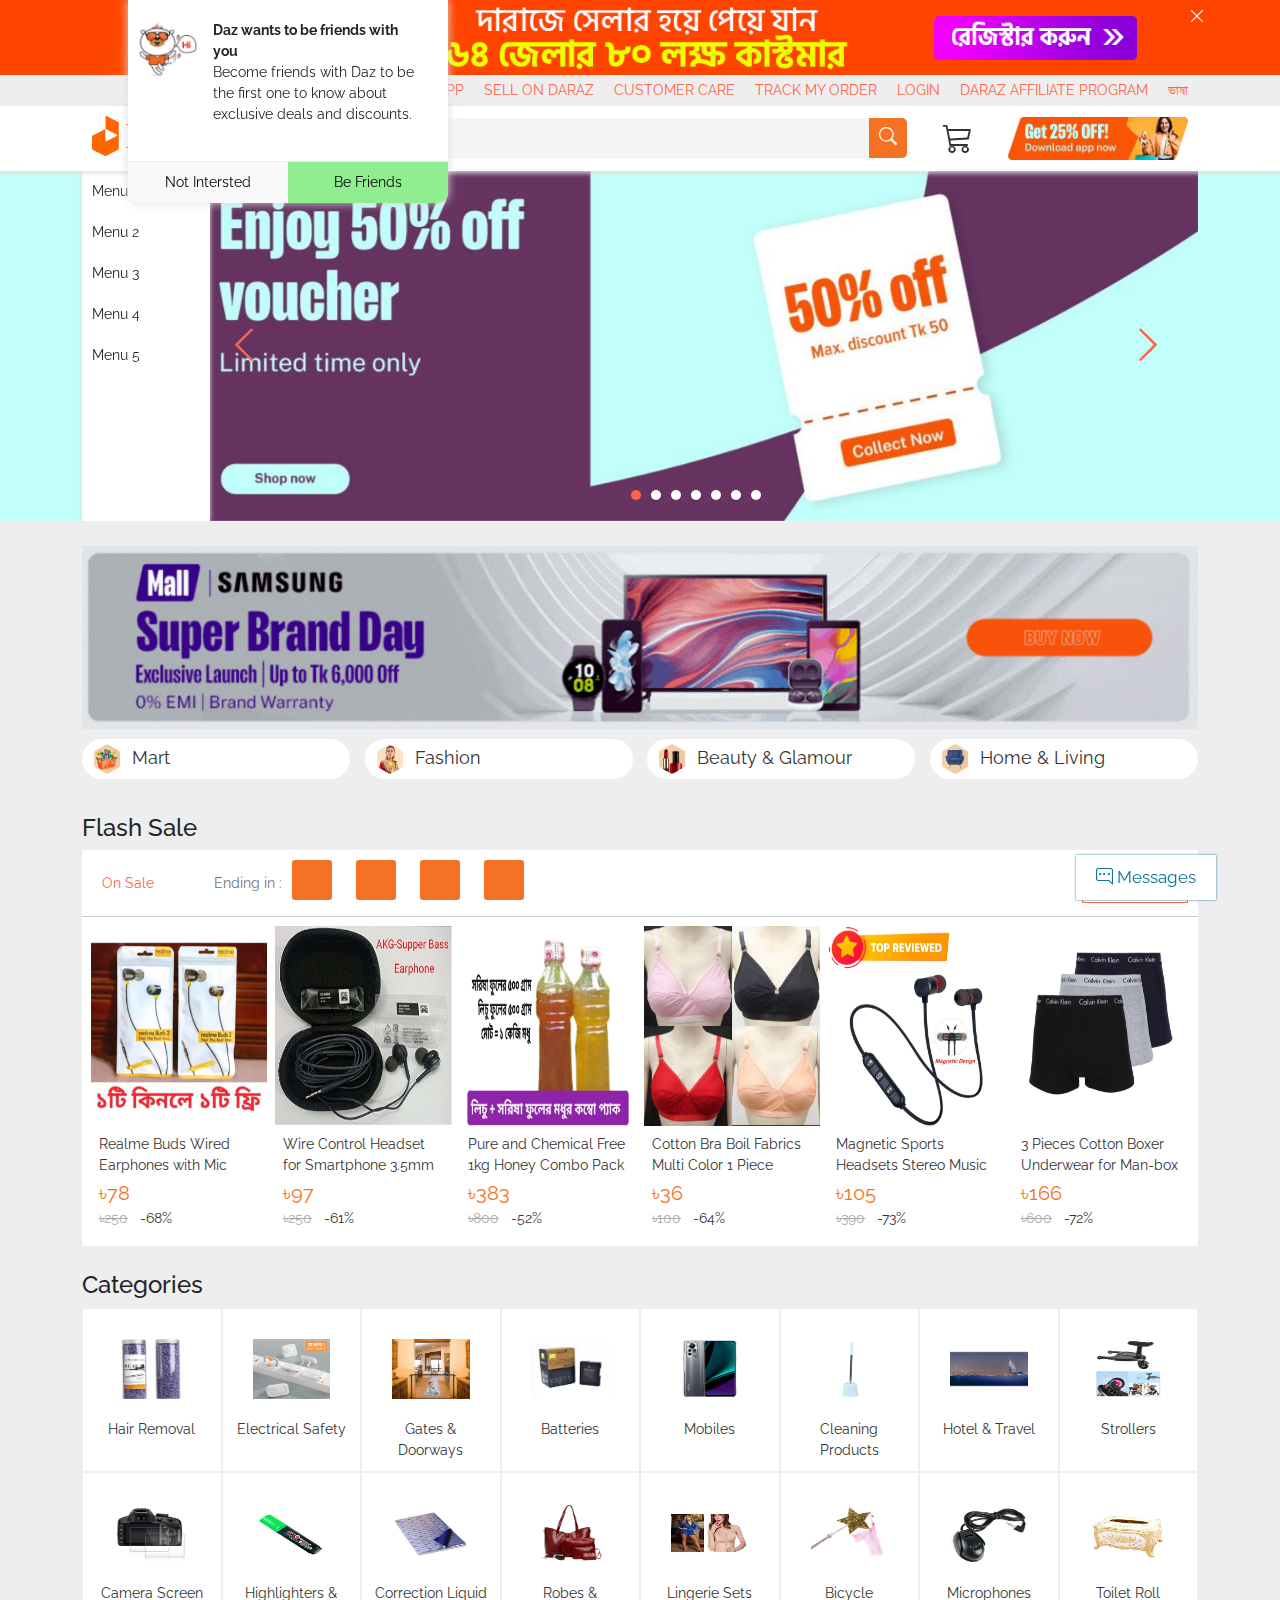
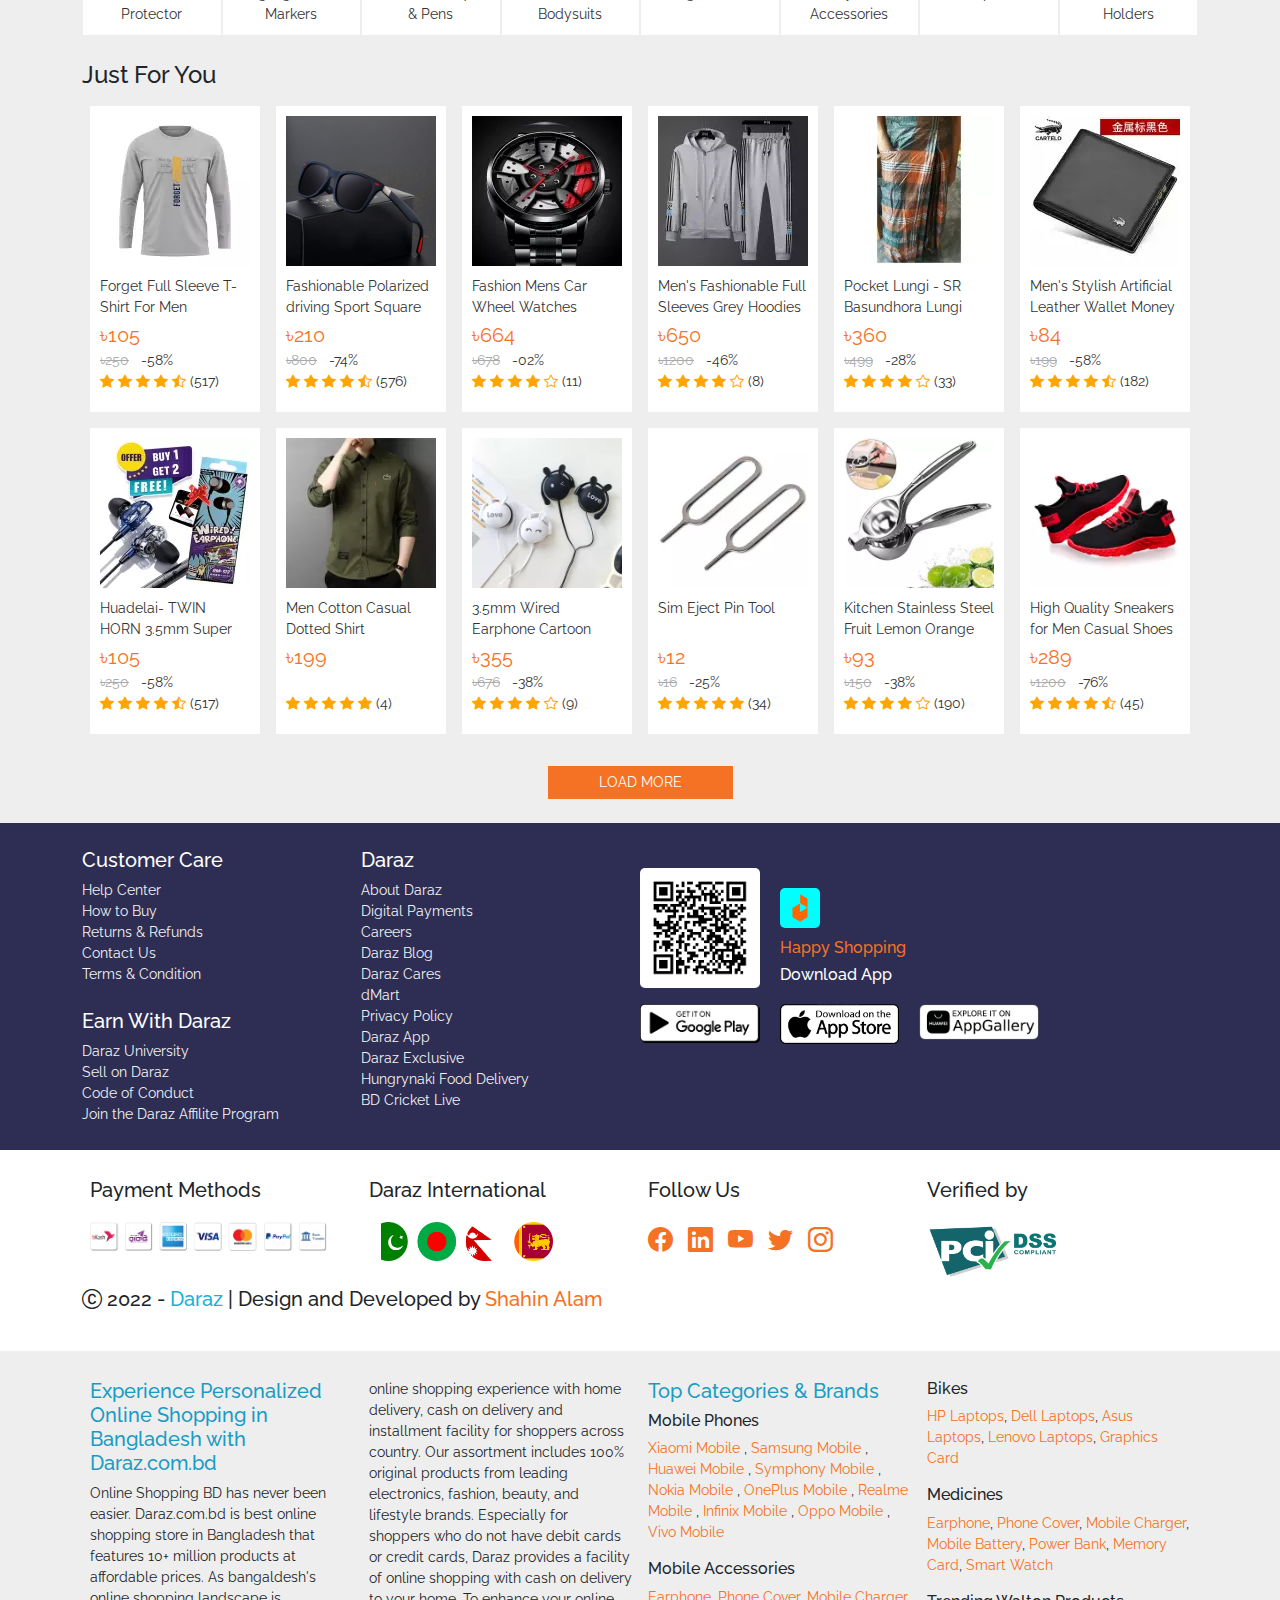
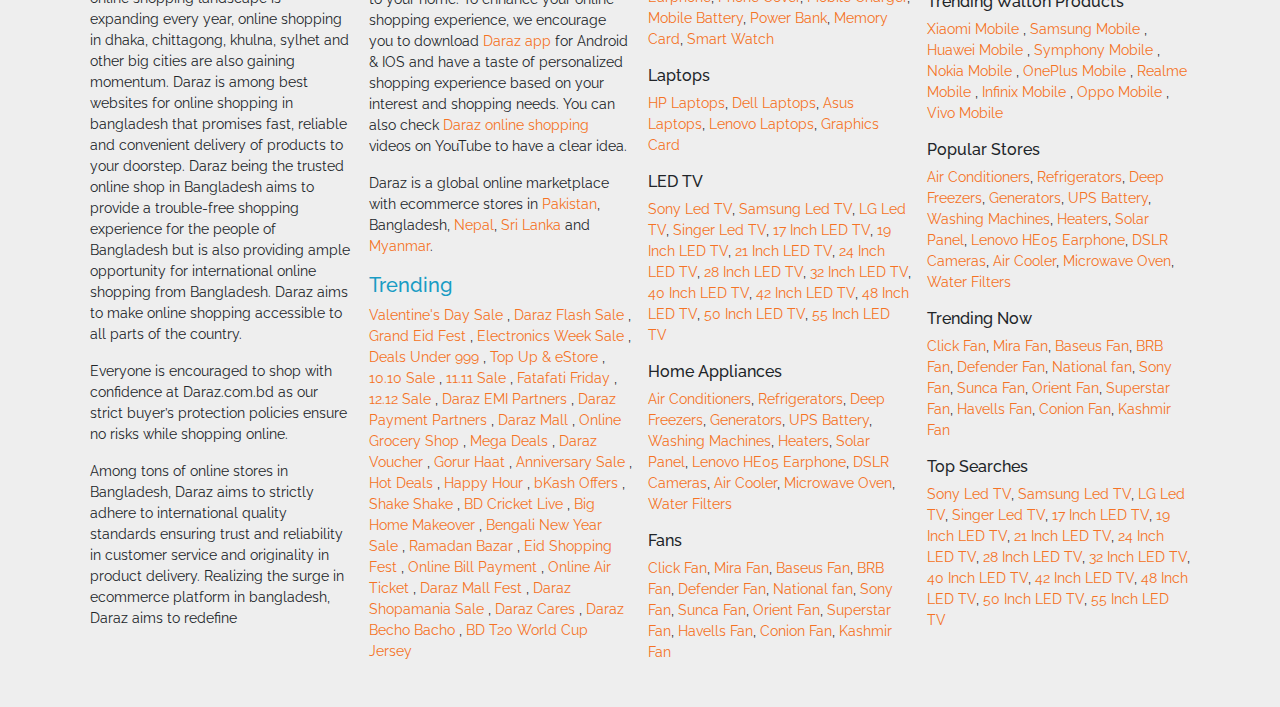
<file: index.html>
<!DOCTYPE html>
<html lang="bn">
<head>
    <title>Daraz | Online Shopping in Bangladesh</title>
            <!-- meta -->
    <meta charset="UTF-8">
    <meta http-equiv="X-UA-Compatible" content="IE=edge">
    <meta name="viewport" content="width=device-width, initial-scale=1.0, user-scalable=no">
            <!-- link -->
    <link rel="shortcut icon" href="img/fav.png" type="image/x-icon">
    <link rel="stylesheet" href="https://cdn.jsdelivr.net/npm/bootstrap-icons@1.9.1/font/bootstrap-icons.css">
    <link rel="stylesheet" href="css/bootstrap.min.css">
    <link rel="stylesheet" href="css/home.css">
            <!-- script -->
    <script src="js/jquery-3.6.0.min.js"></script>
    <script src="js/bootstrap.min.js"></script>
</head>
<body>
      <!-- codes for alert box -->
<div id="alert_box">
  <div class="alerts">
    <img src="img/alert-box-avatar.png" width="60px" height="60px">
    <div class="text">
      <b>Daz wants to be friends with you</b>
      <p>Become friends with Daz to be the first one to know about exclusive deals and discounts.</p>
    </div>
  </div>
  <div class="buttons">
    <button onclick="document.querySelector('#alert_box').classList.add('hide')">Not Intersted</button>
    <button onclick='alert("You are now Daz`s Friend"); document.querySelector("#alert_box").classList.add("hide")'>Be Friends</button>
  </div>
</div>

      <!-- codes for message box -->
<div id="message_box_wrapper">
  <button class="icon bi bi-chat-right-dots" onclick="document.querySelector('#message_box_wrapper .message_box').style.display='block';"> Messages</button>
  <div class="message_box">
    <div class="left_box">
      <h6 class="text-muted"><i class="bi bi-chat-right-dots"></i> Messages</h6>
      <div class="chats">
       <span>No chats for you</span>
      </div>
    </div>
    <div class="right_box">
      <h6>Daraz <button class="float-end bi bi-x-lg" onclick="document.querySelector('#message_box_wrapper .message_box').style.display='none';"></button></h6>
      <div class="chat_alert">
        <div class="bi bi-envelope-fill"></div>
        <a href="#">Use the App for exclusive offers!</a>
        <p>Once you start a new conversation, you'll see it listed here.</p>
        <div class="reg">
          <a href="login.html">Login</a> / <a href="#">Sign Up</a>
        </div>
      </div>
    </div>
  </div>
</div>


      <!-- codes for topBar section -->
<div id="topBar">
  <div class="be_seller_banner" style="background: #FF4400;">
    <div class="container position-relative">
      <img src="img/be_seller_banner.gif" alt="Banner" width="100%">
      <button class="bi bi-x-lg" onclick="document.querySelector('#topBar .be_seller_banner').style.display='none';"></button>
    </div>
  </div>
  <div class="container">
    <ul>
      <li><a href="#">SAVE MORE ON APP</a></li>
      <li><a href="#">SELL ON DARAZ</a></li>
      <li><a href="#">CUSTOMER CARE</a></li>
      <li><a href="#">TRACK MY ORDER</a></li>
      <li><a href="login.html">LOGIN</a></li>
      <li><a href="#">DARAZ AFFILIATE PROGRAM</a></li>
      <li><a href="javascript:void(0)">ভাষা</a></li>
    </ul>
  </div>
      <!-- app banner -->
  <div class="app_banner">
    <img src="img/fav.png" alt="logo">
    <p>অ্যাপে প্রথম অর্ডারে আকর্ষণীয় ভাউচার  <br>  ডাউনলোড করুন দারাজ অ্যাপ</p>
    <a href="javascript:void(0)">ডাউনলোড করুন</a>
  </div>
</div>

      <!-- codes for mobile nav section -->
<div id="mobile_nav">
  <a href="index.html" class="mobile_nav_item mobile_nav_active"><i class="bi bi-house-door-fill"></i> <span>Home</span></a>
  <a href="categories.html" class="mobile_nav_item"><i class="bi bi-grid"></i></a>
  <a href="cart.html" class="mobile_nav_item"><i class="bi bi-bag-heart"></i></a>
  <a href="login.html" class="mobile_nav_item"><i class="bi bi-person"></i></a>
</div>

      <!-- codes for header section -->
<header>
  <div class="container">
    <a href="index.html" class="header_logo"><img src="img/logo.svg" alt="Logo" width="100%"></a>
    <div class="header_search_wrapper">
      <input type="search" name="search_product" id="search_product" placeholder="Search in Daraz">
      <div class="search_button" onclick="product_search()"><i class="bi bi-search"></i></div>
    </div>
    <div class="cart_button" title="Cart">
      <span class="cart_quantity"></span>
      <a href="cart.html" class="bi bi-cart3"></a>
    </div>
    <a href="javascript:void(0)" class="getApp"> <img src="img/app_banner.png" alt="App Banner" width="180px"> </a>
  </div>
  <div class="container"><button class="cat_btn" onclick="document.querySelector('#cate_banner #category').classList.toggle('show');  document.querySelector('header .cat_btn span').classList.toggle('bi-chevron-up');">Category <span class="bi bi-chevron-down ms-1"></span></button></div>
      <script>
        $(window).scroll(function(){
          if ($(this).scrollTop() > 500) {
          $('header').addClass('sticky_header');
          $('#cate_banner #category').addClass('sticky');
          } else {
              $('header').removeClass('sticky_header');
              $('#cate_banner #category').removeClass('sticky');
          }
        });
      </script>
</header>

<div id="cate_banner">
  <div class="container">
      <!-- category section -->
    <div id="category">
      <div class="main_menu">
        <ul>
          <li>Menu 1  <span class="float-end bi bi-chevron-right"></span>
              <!-- Submenu -->
            <div class="sub_menu">
              <ul>
                <li>Submenu 1  <span class="float-end bi bi-chevron-right"></span>
                    <!-- links -->
                  <div class="links">
                    <ul>
                      <li><a href="#">Link 1</a></li>
                      <li><a href="#">Link 1</a></li>
                      <li><a href="#">Link 1</a></li>
                      <li><a href="#">Link 1</a></li>
                      <li><a href="#">Link 1</a></li>
                      <li><a href="#">Link 1</a></li>
                      <li><a href="#">Link 1</a></li>
                      <li><a href="#">Link 1</a></li>
                    </ul>
                  </div> <!-- end links -->
                </li>
                
                <li>Submenu 1  <span class="float-end bi bi-chevron-right"></span>
                    <!-- links -->
                  <div class="links">
                    <ul>
                      <li><a href="#">Link 2</a></li>
                      <li><a href="#">Link 2</a></li>
                      <li><a href="#">Link 2</a></li>
                      <li><a href="#">Link 2</a></li>
                      <li><a href="#">Link 2</a></li>
                      <li><a href="#">Link 2</a></li>
                    </ul>
                  </div> <!-- end links -->
                </li>
                
                <li>Submenu 1  <span class="float-end bi bi-chevron-right"></span>
                    <!-- links -->
                  <div class="links">
                    <ul>
                      <li><a href="#">Link 3</a></li>
                      <li><a href="#">Link 3</a></li>
                      <li><a href="#">Link 3</a></li>
                      <li><a href="#">Link 3</a></li>
                      <li><a href="#">Link 3</a></li>
                      <li><a href="#">Link 3</a></li>
                      <li><a href="#">Link 3</a></li>
                      <li><a href="#">Link 3</a></li>
                    </ul>
                  </div> <!-- end links -->
                </li>
                
                <li>Submenu 1  <span class="float-end bi bi-chevron-right"></span>
                    <!-- links -->
                  <div class="links">
                    <ul>
                      <li><a href="#">Link 4</a></li>
                      <li><a href="#">Link 4</a></li>
                      <li><a href="#">Link 4</a></li>
                      <li><a href="#">Link 4</a></li>
                      <li><a href="#">Link 4</a></li>
                    </ul>
                  </div> <!-- end links -->
                </li>
                
                <li>Submenu 1  <span class="float-end bi bi-chevron-right"></span>
                    <!-- links -->
                  <div class="links">
                    <ul>
                      <li><a href="#">Link 5</a></li>
                      <li><a href="#">Link 5</a></li>
                      <li><a href="#">Link 5</a></li>
                      <li><a href="#">Link 5</a></li>
                      <li><a href="#">Link 5</a></li>
                      <li><a href="#">Link 5</a></li>
                      <li><a href="#">Link 5</a></li>
                      <li><a href="#">Link 5</a></li>
                      <li><a href="#">Link 5</a></li>
                      <li><a href="#">Link 5</a></li>
                    </ul>
                  </div> <!-- end links -->
                </li>
                
                <li>Submenu 1  <span class="float-end bi bi-chevron-right"></span>
                    <!-- links -->
                  <div class="links">
                    <ul>
                      <li><a href="#">Link 6</a></li>
                      <li><a href="#">Link 6</a></li>
                      <li><a href="#">Link 6</a></li>
                    </ul>
                  </div> <!-- end links -->
                </li>
                
                <li>Submenu 1  <span class="float-end bi bi-chevron-right"></span>
                    <!-- links -->
                  <div class="links">
                    <ul>
                      <li><a href="#">Link 7</a></li>
                      <li><a href="#">Link 7</a></li>
                      <li><a href="#">Link 7</a></li>
                      <li><a href="#">Link 7</a></li>
                      <li><a href="#">Link 7</a></li>
                      <li><a href="#">Link 7</a></li>
                      <li><a href="#">Link 7</a></li>
                    </ul>
                  </div> <!-- end links -->
                </li>
                
                <li>Submenu 1  <span class="float-end bi bi-chevron-right"></span>
                    <!-- links -->
                  <div class="links">
                    <ul>
                      <li><a href="#">Link 8</a></li>
                      <li><a href="#">Link 8</a></li>
                      <li><a href="#">Link 8</a></li>
                      <li><a href="#">Link 8</a></li>
                      <li><a href="#">Link 8</a></li>
                      <li><a href="#">Link 8</a></li>
                    </ul>
                  </div> <!-- end links -->
                </li>
              </ul>
            </div> <!-- end Submenu -->
          </li>
          
          <li>Menu 2  <span class="float-end bi bi-chevron-right"></span>
              <!-- Submenu -->
            <div class="sub_menu">
              <ul>
                <li>Submenu 2  <span class="float-end bi bi-chevron-right"></span>
                    <!-- links -->
                  <div class="links">
                    <ul>
                      <li><a href="#">Link 1</a></li>
                      <li><a href="#">Link 1</a></li>
                      <li><a href="#">Link 1</a></li>
                      <li><a href="#">Link 1</a></li>
                      <li><a href="#">Link 1</a></li>
                      <li><a href="#">Link 1</a></li>
                      <li><a href="#">Link 1</a></li>
                      <li><a href="#">Link 1</a></li>
                      <li><a href="#">Link 1</a></li>
                    </ul>
                  </div> <!-- end links -->
                </li>
                
                <li>Submenu 2  <span class="float-end bi bi-chevron-right"></span>
                    <!-- links -->
                  <div class="links">
                    <ul>
                      <li><a href="#">Link 2</a></li>
                      <li><a href="#">Link 2</a></li>
                      <li><a href="#">Link 2</a></li>
                      <li><a href="#">Link 2</a></li>
                    </ul>
                  </div> <!-- end links -->
                </li>
                
                <li>Submenu 2  <span class="float-end bi bi-chevron-right"></span>
                    <!-- links -->
                  <div class="links">
                    <ul>
                      <li><a href="#">Link 3</a></li>
                      <li><a href="#">Link 3</a></li>
                      <li><a href="#">Link 3</a></li>
                      <li><a href="#">Link 3</a></li>
                      <li><a href="#">Link 3</a></li>
                      <li><a href="#">Link 3</a></li>
                      <li><a href="#">Link 3</a></li>
                      <li><a href="#">Link 3</a></li>
                      <li><a href="#">Link 3</a></li>
                      <li><a href="#">Link 3</a></li>
                      <li><a href="#">Link 3</a></li>
                      <li><a href="#">Link 3</a></li>
                    </ul>
                  </div> <!-- end links -->
                </li>
                
                <li>Submenu 2  <span class="float-end bi bi-chevron-right"></span>
                    <!-- links -->
                  <div class="links">
                    <ul>
                      <li><a href="#">Link 4</a></li>
                      <li><a href="#">Link 4</a></li>
                      <li><a href="#">Link 4</a></li>
                    </ul>
                  </div> <!-- end links -->
                </li>
                
                <li>Submenu 2  <span class="float-end bi bi-chevron-right"></span>
                    <!-- links -->
                  <div class="links">
                    <ul>
                      <li><a href="#">Link 5</a></li>
                      <li><a href="#">Link 5</a></li>
                      <li><a href="#">Link 5</a></li>
                      <li><a href="#">Link 5</a></li>
                      <li><a href="#">Link 5</a></li>
                      <li><a href="#">Link 5</a></li>
                      <li><a href="#">Link 5</a></li>
                      <li><a href="#">Link 5</a></li>
                    </ul>
                  </div> <!-- end links -->
                </li>
                
                <li>Submenu 2  <span class="float-end bi bi-chevron-right"></span>
                    <!-- links -->
                  <div class="links">
                    <ul>
                      <li><a href="#">Link 6</a></li>
                      <li><a href="#">Link 6</a></li>
                      <li><a href="#">Link 6</a></li>
                      <li><a href="#">Link 6</a></li>
                      <li><a href="#">Link 6</a></li>
                    </ul>
                  </div> <!-- end links -->
                </li>
              </ul>
            </div> <!-- end Submenu -->
          </li>
          
          <li>Menu 3  <span class="float-end bi bi-chevron-right"></span>
              <!-- Submenu -->
            <div class="sub_menu">
              <ul>
                <li>Submenu 3  <span class="float-end bi bi-chevron-right"></span>
                    <!-- links -->
                  <div class="links">
                    <ul>
                      <li><a href="#">Link 1</a></li>
                      <li><a href="#">Link 1</a></li>
                      <li><a href="#">Link 1</a></li>
                      <li><a href="#">Link 1</a></li>
                      <li><a href="#">Link 1</a></li>
                    </ul>
                  </div> <!-- end links -->
                </li>
                
                <li>Submenu 3  <span class="float-end bi bi-chevron-right"></span>
                    <!-- links -->
                  <div class="links">
                    <ul>
                      <li><a href="#">Link 2</a></li>
                      <li><a href="#">Link 2</a></li>
                      <li><a href="#">Link 2</a></li>
                      <li><a href="#">Link 2</a></li>
                      <li><a href="#">Link 2</a></li>
                      <li><a href="#">Link 2</a></li>
                    </ul>
                  </div> <!-- end links -->
                </li>
                
                <li>Submenu 3  <span class="float-end bi bi-chevron-right"></span>
                    <!-- links -->
                  <div class="links">
                    <ul>
                      <li><a href="#">Link 3</a></li>
                      <li><a href="#">Link 3</a></li>
                      <li><a href="#">Link 3</a></li>
                    </ul>
                  </div> <!-- end links -->
                </li>
              </ul>
            </div> <!-- end Submenu -->
          </li>
          
          <li>Menu 4  <span class="float-end bi bi-chevron-right"></span>
              <!-- Submenu -->
            <div class="sub_menu">
              <ul>
                <li>Submenu 4  <span class="float-end bi bi-chevron-right"></span>
                    <!-- links -->
                  <div class="links">
                    <ul>
                      <li><a href="#">Link 1</a></li>
                      <li><a href="#">Link 1</a></li>
                      <li><a href="#">Link 1</a></li>
                      <li><a href="#">Link 1</a></li>
                    </ul>
                  </div> <!-- end links -->
                </li>
                
                <li>Submenu 4  <span class="float-end bi bi-chevron-right"></span>
                    <!-- links -->
                  <div class="links">
                    <ul>
                      <li><a href="#">Link 2</a></li>
                      <li><a href="#">Link 2</a></li>
                      <li><a href="#">Link 2</a></li>
                      <li><a href="#">Link 2</a></li>
                      <li><a href="#">Link 2</a></li>
                      <li><a href="#">Link 2</a></li>
                    </ul>
                  </div> <!-- end links -->
                </li>
                
                <li>Submenu 4  <span class="float-end bi bi-chevron-right"></span>
                    <!-- links -->
                  <div class="links">
                    <ul>
                      <li><a href="#">Link 3</a></li>
                      <li><a href="#">Link 3</a></li>
                      <li><a href="#">Link 3</a></li>
                      <li><a href="#">Link 3</a></li>
                      <li><a href="#">Link 3</a></li>
                      <li><a href="#">Link 3</a></li>
                      <li><a href="#">Link 3</a></li>
                      <li><a href="#">Link 3</a></li>
                    </ul>
                  </div> <!-- end links -->
                </li>
                
                <li>Submenu 4  <span class="float-end bi bi-chevron-right"></span>
                    <!-- links -->
                  <div class="links">
                    <ul>
                      <li><a href="#">Link 4</a></li>
                      <li><a href="#">Link 4</a></li>
                      <li><a href="#">Link 4</a></li>
                      <li><a href="#">Link 4</a></li>
                      <li><a href="#">Link 4</a></li>
                    </ul>
                  </div> <!-- end links -->
                </li>
                
                <li>Submenu 4  <span class="float-end bi bi-chevron-right"></span>
                    <!-- links -->
                  <div class="links">
                    <ul>
                      <li><a href="#">Link 5</a></li>
                      <li><a href="#">Link 5</a></li>
                      <li><a href="#">Link 5</a></li>
                      <li><a href="#">Link 5</a></li>
                      <li><a href="#">Link 5</a></li>
                      <li><a href="#">Link 5</a></li>
                      <li><a href="#">Link 5</a></li>
                      <li><a href="#">Link 5</a></li>
                      <li><a href="#">Link 5</a></li>
                      <li><a href="#">Link 5</a></li>
                    </ul>
                  </div> <!-- end links -->
                </li>
                
                <li>Submenu 4  <span class="float-end bi bi-chevron-right"></span>
                    <!-- links -->
                  <div class="links">
                    <ul>
                      <li><a href="#">Link 6</a></li>
                      <li><a href="#">Link 6</a></li>
                      <li><a href="#">Link 6</a></li>
                    </ul>
                  </div> <!-- end links -->
                </li>
                
                <li>Submenu 4  <span class="float-end bi bi-chevron-right"></span>
                    <!-- links -->
                  <div class="links">
                    <ul>
                      <li><a href="#">Link 7</a></li>
                      <li><a href="#">Link 7</a></li>
                      <li><a href="#">Link 7</a></li>
                      <li><a href="#">Link 7</a></li>
                      <li><a href="#">Link 7</a></li>
                      <li><a href="#">Link 7</a></li>
                      <li><a href="#">Link 7</a></li>
                    </ul>
                  </div> <!-- end links -->
                </li>
              </ul>
            </div> <!-- end Submenu -->
          </li>
          
          <li>Menu 5  <span class="float-end bi bi-chevron-right"></span>
              <!-- Submenu -->
            <div class="sub_menu">
              <ul>
                <li>Submenu 5  <span class="float-end bi bi-chevron-right"></span>
                    <!-- links -->
                  <div class="links">
                    <ul>
                      <li><a href="#">Link 1</a></li>
                      <li><a href="#">Link 1</a></li>
                      <li><a href="#">Link 1</a></li>
                      <li><a href="#">Link 1</a></li>
                      <li><a href="#">Link 1</a></li>
                      <li><a href="#">Link 1</a></li>
                      <li><a href="#">Link 1</a></li>
                      <li><a href="#">Link 1</a></li>
                    </ul>
                  </div> <!-- end links -->
                </li>
                
                <li>Submenu 5  <span class="float-end bi bi-chevron-right"></span>
                    <!-- links -->
                  <div class="links">
                    <ul>
                      <li><a href="#">Link 2</a></li>
                      <li><a href="#">Link 2</a></li>
                      <li><a href="#">Link 2</a></li>
                      <li><a href="#">Link 2</a></li>
                      <li><a href="#">Link 2</a></li>
                      <li><a href="#">Link 2</a></li>
                    </ul>
                  </div> <!-- end links -->
                </li>
                
                <li>Submenu 5  <span class="float-end bi bi-chevron-right"></span>
                    <!-- links -->
                  <div class="links">
                    <ul>
                      <li><a href="#">Link 3</a></li>
                      <li><a href="#">Link 3</a></li>
                      <li><a href="#">Link 3</a></li>
                      <li><a href="#">Link 3</a></li>
                      <li><a href="#">Link 3</a></li>
                      <li><a href="#">Link 3</a></li>
                      <li><a href="#">Link 3</a></li>
                      <li><a href="#">Link 3</a></li>
                    </ul>
                  </div> <!-- end links -->
                </li>
                
                <li>Submenu 5  <span class="float-end bi bi-chevron-right"></span>
                    <!-- links -->
                  <div class="links">
                    <ul>
                      <li><a href="#">Link 4</a></li>
                      <li><a href="#">Link 4</a></li>
                      <li><a href="#">Link 4</a></li>
                      <li><a href="#">Link 4</a></li>
                      <li><a href="#">Link 4</a></li>
                    </ul>
                  </div> <!-- end links -->
                </li>
              </ul>
            </div> <!-- end Submenu -->
          </li>
        </ul>
      </div>
    </div>

      <!-- banner section -->
    <div id="banner">
      <div id="carouselExampleIndicators" class="carousel slide" data-bs-ride="true">
        <div class="carousel-indicators">
          <button type="button" data-bs-target="#carouselExampleIndicators" data-bs-slide-to="0" class="active" aria-current="true" aria-label="Slide 1"></button>
          <button type="button" data-bs-target="#carouselExampleIndicators" data-bs-slide-to="1" aria-label="Slide 2"></button>
          <button type="button" data-bs-target="#carouselExampleIndicators" data-bs-slide-to="2" aria-label="Slide 3"></button>
          <button type="button" data-bs-target="#carouselExampleIndicators" data-bs-slide-to="3" aria-label="Slide 4"></button>
          <button type="button" data-bs-target="#carouselExampleIndicators" data-bs-slide-to="4" aria-label="Slide 5"></button>
          <button type="button" data-bs-target="#carouselExampleIndicators" data-bs-slide-to="5" aria-label="Slide 6"></button>
          <button type="button" data-bs-target="#carouselExampleIndicators" data-bs-slide-to="6" aria-label="Slide 7"></button>
        </div>
  
        <div class="carousel-inner">
          <div class="carousel-item active">
            <a href="#" title="See Details"><img src="img/banner/banner-1.jpg" class="d-block w-100" alt="banner"></a>
          </div>
          <div class="carousel-item">
            <a href="#" title="See Details"><img src="img/banner/banner-2.jpg" class="d-block w-100" alt="banner"></a>
          </div>
          <div class="carousel-item">
            <a href="#" title="See Details"><img src="img/banner/banner-3.jpg" class="d-block w-100" alt="banner"></a>
          </div>
          <div class="carousel-item">
            <a href="#" title="See Details"><img src="img/banner/banner-4.jpg" class="d-block w-100" alt="banner"></a>
          </div>
          <div class="carousel-item">
            <a href="#" title="See Details"><img src="img/banner/banner-5.jpg" class="d-block w-100" alt="banner"></a>
          </div>
          <div class="carousel-item">
            <a href="#" title="See Details"><img src="img/banner/banner-6.jpg" class="d-block w-100" alt="banner"></a>
          </div>
          <div class="carousel-item">
            <a href="#" title="See Details"><img src="img/banner/banner-7.jpg" class="d-block w-100" alt="banner"></a>
          </div>
        </div>
            <!-- change button -->
        <button class="carousel-control-prev" type="button" data-bs-target="#carouselExampleIndicators" data-bs-slide="prev">
          <span class="bi bi-chevron-left" aria-hidden="true"></span>
        </button>
        <button class="carousel-control-next" type="button" data-bs-target="#carouselExampleIndicators" data-bs-slide="next">
          <span class="bi bi-chevron-right" aria-hidden="true"></span>
        </button>
      </div>
    </div>
  </div>
</div>

      <!-- codes for quick shop section -->
<section id="quick_shop">
  <div class="container">
    <a href="#"><img src="img/shop_now_banner.gif" alt="banner" width="100%"></a>
    <div class="cate_links">
      <a href="categories.html">
        <img src="img/cate_link-1.jpg" alt="category">
        <span>Mart</span>
        <i class="bi bi-chevron-right"></i>
      </a>
      <a href="categories.html">
        <img src="img/cate_link-2.jpg" alt="category">
        <span>Fashion</span>
        <i class="bi bi-chevron-right"></i>
      </a>
      <a href="categories.html">
        <img src="img/cate_link-3.jpg" alt="category">
        <span>Beauty & Glamour</span>
        <i class="bi bi-chevron-right"></i>
      </a>
      <a href="categories.html">
        <img src="img/cate_link-4.jpg" alt="category">
        <span>Home & Living</span>
        <i class="bi bi-chevron-right"></i>
      </a>
    </div>
  </div>
</section>

      <!-- codes for flash sale section -->
<section id="flash_sale">
  <div class="container">
    <h4>Flash Sale</h4>
    <!-- counter -->
    <div class="counter_wrapper">
      <span class="title">On Sale</span>
      <div class="counter">
        <span class="text-muted align-self-center">Ending in :</span>
        <div class="counterDown">
          <div class="item"><span class="days" ></span></div>
          <div class="item"><span class="hours" ></span></div>
          <div class="item"><span class="minutes" ></span></div>
          <div class="item"><span class="seconds" ></span></div>
        </div>
      </div>
      <a href="flash_sale.html">SHOP MORE</a>

            <!-- codes for countdown -->
              <script type="text/javascript">
                let day = document.querySelector('.days')
                let hour = document.querySelector('.hours')
                let minute = document.querySelector('.minutes')
                let second = document.querySelector('.seconds')
                let mainBox = document.querySelector('.counterDown')
              
                setInterval(function(){
                  let UpcomingDate = new Date('30 december 2022 11:59:00 PM');
                  let NowDate = new Date();
                  let differanceTime  = Math.floor((UpcomingDate-NowDate)/1000)
                  let differanceDay = Math.floor(differanceTime/60/60/24)
                  let differanceHour = Math.floor((differanceTime/60/60)%24)
                  let differanceMinute = Math.floor((differanceTime/60)%60)
                  let differanceSecound = Math.floor(differanceTime%60)
              
                  if(differanceDay >= 0){
                    mainBox.style.display = "block";
                    day.innerHTML =  differanceDay;
                    hour.innerHTML =  differanceHour;
                    minute.innerHTML =differanceMinute;
                    second.innerHTML = differanceSecound;   
                  }
                })
              </script>
    </div>
    <div class="product_wrapper">
      <div class="row">
        <div class="col-lg-2 col-md-4 p-1">
          <a href="product-details.html">
            <img src="img/flash_sale/product-1.jpg" alt="Earphones" width="100%" height="200px">
            <div class="p-2">
              <div class="desc"><span>Realme Buds Wired Earphones with Mic Buds...</span></div>
              <div class="price">৳78</div>
              <div><del>৳250</del> <span class="ms-2">-68%</span></div>
            </div>
          </a>
        </div>
        <div class="col-lg-2 col-md-4 p-1">
          <a href="product-details.html">
            <img src="img/flash_sale/product-2.jpg" alt="Earphones" width="100%" height="200px">
            <div class="p-2">
              <div class="desc"><span>Wire Control Headset for Smartphone 3.5mm in ear...</span></div>
              <div class="price">৳97</div>
              <div><del>৳250</del> <span class="ms-2">-61%</span></div>
            </div>
          </a>
        </div>
        <div class="col-lg-2 col-md-4 p-1">
          <a href="product-details.html">
            <img src="img/flash_sale/product-3.jpg" alt="Honey" width="100%" height="200px">
            <div class="p-2">
              <div class="desc"><span>Pure and Chemical Free 1kg Honey Combo Pack</span></div>
              <div class="price">৳383</div>
              <div><del>৳800</del> <span class="ms-2">-52%</span></div>
            </div>
          </a>
        </div>
        <div class="col-lg-2 col-md-4 p-1">
          <a href="product-details.html">
            <img src="img/flash_sale/product-4.jpg" alt="Cotton Bra" width="100%" height="200px">
            <div class="p-2">
              <div class="desc"><span>Cotton Bra Boil Fabrics Multi Color 1 Piece</span></div>
              <div class="price">৳36</div>
              <div><del>৳100</del> <span class="ms-2">-64%</span></div>
            </div>
          </a>
        </div>
        <div class="col-lg-2 col-md-4 p-1">
          <a href="product-details.html">
            <img src="img/flash_sale/product-5.jpg" alt="Earphones" width="100%" height="200px">
            <div class="p-2">
              <div class="desc"><span>Magnetic Sports Headsets Stereo Music Earbuds...</span></div>
              <div class="price">৳105</div>
              <div><del>৳390</del> <span class="ms-2">-73%</span></div>
            </div>
          </a>
        </div>
        <div class="col-lg-2 col-md-4 p-1">
          <a href="product-details.html">
            <img src="img/flash_sale/product-6.jpg" alt="Boxer Underwear" width="100%" height="200px">
            <div class="p-2">
              <div class="desc"><span>3 Pieces Cotton Boxer Underwear for Man-box</span></div>
              <div class="price">৳166</div>
              <div><del>৳600</del> <span class="ms-2">-72%</span></div>
            </div>
          </a>
        </div>
      </div>
    </div>
  </div>
</section>

      <!-- codes for categories section -->
<section id="sec_categories">
  <div class="container">
    <h4>Categories</h4>
    <ul>
      <li>
        <a href="categories.html">
          <img src="img/categories/1.jpg" alt="category">
          <span>Hair Removal</span>
        </a>
      </li>
      <li>
        <a href="categories.html">
          <img src="img/categories/2.jpg" alt="category">
          <span>Electrical Safety</span>
        </a>
      </li>
      <li>
        <a href="categories.html">
          <img src="img/categories/3.jpg" alt="category">
          <span>Gates & Doorways</span>
        </a>
      </li>
      <li>
        <a href="categories.html">
          <img src="img/categories/4.jpg" alt="category">
          <span>Batteries</span>
        </a>
      </li>
      <li>
        <a href="categories.html">
          <img src="img/categories/5.jpg" alt="category">
          <span>Mobiles</span>
        </a>
      </li>
      <li>
        <a href="categories.html">
          <img src="img/categories/6.jpg" alt="category">
          <span>Cleaning Products</span>
        </a>
      </li>
      <li>
        <a href="categories.html">
          <img src="img/categories/7.jpg" alt="category">
          <span>Hotel & Travel</span>
        </a>
      </li>
      <li>
        <a href="categories.html">
          <img src="img/categories/8.jpg" alt="category">
          <span>Strollers</span>
        </a>
      </li>
      <li>
        <a href="categories.html">
          <img src="img/categories/9.jpg" alt="category">
          <span>Camera Screen Protector</span>
        </a>
      </li>
      <li>
        <a href="categories.html">
          <img src="img/categories/10.jpg" alt="category">
          <span>Highlighters & Markers</span>
        </a>
      </li>
      <li>
        <a href="categories.html">
          <img src="img/categories/11.jpg" alt="category">
          <span>Correction Liquid & Pens</span>
        </a>
      </li>
      <li>
        <a href="categories.html">
          <img src="img/categories/12.jpg" alt="category">
          <span>Robes & Bodysuits</span>
        </a>
      </li>
      <li>
        <a href="categories.html">
          <img src="img/categories/13.jpg" alt="category">
          <span>Lingerie Sets</span>
        </a>
      </li>
      <li>
        <a href="categories.html">
          <img src="img/categories/14.jpg" alt="category">
          <span>Bicycle Accessories</span>
        </a>
      </li>
      <li>
        <a href="categories.html">
          <img src="img/categories/15.jpg" alt="category">
          <span>Microphones</span>
        </a>
      </li>
      <li>
        <a href="categories.html">
          <img src="img/categories/16.jpg" alt="category">
          <span>Toilet Roll Holders</span>
        </a>
      </li>
    </ul>
  </div>
</section>

      <!-- codes for just for you section -->
<section id="just4u">
  <div class="container">
    <h4>Just For You</h4>
    <div class="row">
      <div class="col-lg-2 col-md-3 p-2">
        <div class="item">
          <a href="product-details.html">
            <img src="img/just4u/1.jpg" alt="product">
            <div class="text">
              <div class="desc"><span>Forget Full Sleeve T-Shirt For Men</span></div>
              <div class="price">৳105</div>
              <span><del>৳250</del> <span class="ms-2">-58%</span></span>
              <div class="rating">
                <i class="bi bi-star-fill"></i> <i class="bi bi-star-fill"></i> <i class="bi bi-star-fill"></i> <i class="bi bi-star-fill"></i> <i class="bi bi-star-half"></i> <span>(517)</span>
              </div>
            </div>
          </a>
        </div>
      </div>
      <div class="col-lg-2 col-md-3 p-2">
        <div class="item">
          <a href="product-details.html">
            <img src="img/just4u/2.jpg" alt="product">
            <div class="text">
              <div class="desc"><span>Fashionable Polarized driving Sport Square Sun...</span></div>
              <div class="price">৳210</div>
              <span><del>৳800</del> <span class="ms-2">-74%</span></span>
              <div class="rating">
                <i class="bi bi-star-fill"></i> <i class="bi bi-star-fill"></i> <i class="bi bi-star-fill"></i> <i class="bi bi-star-fill"></i> <i class="bi bi-star-half"></i> <span>(576)</span>
              </div>
            </div>
          </a>
        </div>
      </div>
      <div class="col-lg-2 col-md-3 p-2">
        <div class="item">
          <a href="product-details.html">
            <img src="img/just4u/3.jpg" alt="product">
            <div class="text">
              <div class="desc"><span>Fashion Mens Car Wheel Watches Luxury Men...</span></div>
              <div class="price">৳664</div>
              <span><del>৳678</del> <span class="ms-2">-02%</span></span>
              <div class="rating">
                <i class="bi bi-star-fill"></i> <i class="bi bi-star-fill"></i> <i class="bi bi-star-fill"></i> <i class="bi bi-star-fill"></i> <i class="bi bi-star"></i> <span>(11)</span>
              </div>
            </div>
          </a>
        </div>
      </div>
      <div class="col-lg-2 col-md-3 p-2">
        <div class="item">
          <a href="product-details.html">
            <img src="img/just4u/4.jpg" alt="product">
            <div class="text">
              <div class="desc"><span>Men's Fashionable Full Sleeves Grey Hoodies & Fu...</span></div>
              <div class="price">৳650</div>
              <span><del>৳1200</del> <span class="ms-2">-46%</span></span>
              <div class="rating">
                <i class="bi bi-star-fill"></i> <i class="bi bi-star-fill"></i> <i class="bi bi-star-fill"></i> <i class="bi bi-star-fill"></i> <i class="bi bi-star"></i> <span>(8)</span>
              </div>
            </div>
          </a>
        </div>
      </div>
      <div class="col-lg-2 col-md-3 p-2">
        <div class="item">
          <a href="product-details.html">
            <img src="img/just4u/5.jpg" alt="product">
            <div class="text">
              <div class="desc"><span>Pocket Lungi - SR Basundhora Lungi</span></div>
              <div class="price">৳360</div>
              <span><del>৳499</del> <span class="ms-2">-28%</span></span>
              <div class="rating">
                <i class="bi bi-star-fill"></i> <i class="bi bi-star-fill"></i> <i class="bi bi-star-fill"></i> <i class="bi bi-star-fill"></i> <i class="bi bi-star"></i> <span>(33)</span>
              </div>
            </div>
          </a>
        </div>
      </div>
      <div class="col-lg-2 col-md-3 p-2">
        <div class="item">
          <a href="product-details.html">
            <img src="img/just4u/6.jpg" alt="product">
            <div class="text">
              <div class="desc"><span>Men's Stylish Artificial Leather Wallet Money bag</span></div>
              <div class="price">৳84</div>
              <span><del>৳199</del> <span class="ms-2">-58%</span></span>
              <div class="rating">
                <i class="bi bi-star-fill"></i> <i class="bi bi-star-fill"></i> <i class="bi bi-star-fill"></i> <i class="bi bi-star-fill"></i> <i class="bi bi-star-half"></i> <span>(182)</span>
              </div>
            </div>
          </a>
        </div>
      </div>
      <div class="col-lg-2 col-md-3 p-2">
        <div class="item">
          <a href="product-details.html">
            <img src="img/just4u/7.jpg" alt="product">
            <div class="text">
              <div class="desc"><span>Huadelai- TWIN HORN 3.5mm Super Bass Stereo...</span></div>
              <div class="price">৳105</div>
              <span><del>৳250</del> <span class="ms-2">-58%</span></span>
              <div class="rating">
                <i class="bi bi-star-fill"></i> <i class="bi bi-star-fill"></i> <i class="bi bi-star-fill"></i> <i class="bi bi-star-fill"></i> <i class="bi bi-star-half"></i> <span>(517)</span>
              </div>
            </div>
          </a>
        </div>
      </div>
      <div class="col-lg-2 col-md-3 p-2">
        <div class="item">
          <a href="product-details.html">
            <img src="img/just4u/8.jpg" alt="product">
            <div class="text">
              <div class="desc"><span>Men Cotton Casual Dotted Shirt</span></div>
              <div class="price">৳199</div>
              <span style="padding: 1px;"></span>
              <div class="rating">
                <i class="bi bi-star-fill"></i> <i class="bi bi-star-fill"></i> <i class="bi bi-star-fill"></i> <i class="bi bi-star-fill"></i> <i class="bi bi-star-fill"></i> <span>(4)</span>
              </div>
            </div>
          </a>
        </div>
      </div>
      <div class="col-lg-2 col-md-3 p-2">
        <div class="item">
          <a href="product-details.html">
            <img src="img/just4u/9.jpg" alt="product">
            <div class="text">
              <div class="desc"><span>3.5mm Wired Earphone Cartoon Cute Rabbit Wired Headset</span></div>
              <div class="price">৳355</div>
              <span><del>৳676</del> <span class="ms-2">-38%</span></span>
              <div class="rating">
                <i class="bi bi-star-fill"></i> <i class="bi bi-star-fill"></i> <i class="bi bi-star-fill"></i> <i class="bi bi-star-fill"></i> <i class="bi bi-star"></i> <span>(9)</span>
              </div>
            </div>
          </a>
        </div>
      </div>
      <div class="col-lg-2 col-md-3 p-2">
        <div class="item">
          <a href="product-details.html">
            <img src="img/just4u/10.jpg" alt="product">
            <div class="text">
              <div class="desc"><span>Sim Eject Pin Tool</span></div>
              <div class="price">৳12</div>
              <span><del>৳16</del> <span class="ms-2">-25%</span></span>
              <div class="rating">
                <i class="bi bi-star-fill"></i> <i class="bi bi-star-fill"></i> <i class="bi bi-star-fill"></i> <i class="bi bi-star-fill"></i> <i class="bi bi-star-fill"></i> <span>(34)</span>
              </div>
            </div>
          </a>
        </div>
      </div>
      <div class="col-lg-2 col-md-3 p-2">
        <div class="item">
          <a href="product-details.html">
            <img src="img/just4u/11.jpg" alt="product">
            <div class="text">
              <div class="desc"><span>Kitchen Stainless Steel Fruit Lemon Orange Citrus Hand Press</span></div>
              <div class="price">৳93</div>
              <span><del>৳150</del> <span class="ms-2">-38%</span></span>
              <div class="rating">
                <i class="bi bi-star-fill"></i> <i class="bi bi-star-fill"></i> <i class="bi bi-star-fill"></i> <i class="bi bi-star-fill"></i> <i class="bi bi-star"></i> <span>(190)</span>
              </div>
            </div>
          </a>
        </div>
      </div>
      <div class="col-lg-2 col-md-3 p-2">
        <div class="item">
          <a href="product-details.html">
            <img src="img/just4u/12.jpg" alt="product">
            <div class="text">
              <div class="desc"><span>High Quality Sneakers for Men Casual Shoes Men Fashion</span></div>
              <div class="price">৳289</div>
              <span><del>৳1200</del> <span class="ms-2">-76%</span></span>
              <div class="rating">
                <i class="bi bi-star-fill"></i> <i class="bi bi-star-fill"></i> <i class="bi bi-star-fill"></i> <i class="bi bi-star-fill"></i> <i class="bi bi-star-half"></i> <span>(45)</span>
              </div>
            </div>
          </a>
        </div>
      </div>
    </div>
    <div class="text-center my-4"><button class="load_more">LOAD MORE</button></div>
  </div>
</section>

      <!-- codes for footer section -->
<footer>
  <!-- footer links -->
  <div id="footer_links">
    <div class="container">
      <div class="row">
        <div class="col-lg-3 col-md-6">
          <h5>Customer Care</h5>
          <ul>
            <li><a href="#">Help Center</a></li>
            <li><a href="#">How to Buy</a></li>
            <li><a href="#">Returns & Refunds</a></li>
            <li><a href="contact_us.html">Contact Us</a></li>
            <li><a href="#">Terms & Condition</a></li>
          </ul>
          <h5 class="mt-4">Earn With Daraz</h5>
          <ul>
            <li><a href="#">Daraz University</a></li>
            <li><a href="#">Sell on Daraz</a></li>
            <li><a href="#">Code of Conduct</a></li>
            <li><a href="#">Join the Daraz Affilite Program</a></li>
          </ul>
        </div>
        <div class="col-lg-3 col-md-6">
          <h5>Daraz</h5>
          <ul>
            <li><a href="about_us.html">About Daraz</a></li>
            <li><a href="#">Digital Payments</a></li>
            <li><a href="#">Careers</a></li>
            <li><a href="blog.html">Daraz Blog</a></li>
            <li><a href="#">Daraz Cares</a></li>
            <li><a href="#">dMart</a></li>
            <li><a href="#">Privacy Policy</a></li>
            <li><a href="#">Daraz App</a></li>
            <li><a href="#">Daraz Exclusive</a></li>
            <li><a href="#">Hungrynaki Food Delivery</a></li>
            <li><a href="#">BD Cricket Live</a></li>
          </ul>
        </div>
        <div class="col-lg-6 app_download">
          <img src="img/daraz_app_download_qr_code.png" alt="QR Code" class="qr_for_app">
          <div class="item">
            <img src="img/fav.png" alt="logo">
            <h6>Happy Shopping</h6>
            <h6 class="text-white">Download App</h6>
          </div>
          <ul>
            <li><a href="#"><img src="img/app_download_google_play.png" alt="Google Play" width="100%"></a></li>
            <li><a href="#"><img src="img/app_download_app_store.png" alt="App Store" width="100%"></a></li>
            <li><a href="#"><img src="img/app_download_app_gallery.png" alt="App Gallery" width="100%"></a></li>
          </ul>
        </div>
      </div>
    </div>
  </div>
  <!-- footer payments -->
  <div id="footer_payments">
    <div class="container">
      <div class="row">
        <div class="col-lg-3 col-md-6 p-2">
          <h5>Payment Methods</h5>
          <img src="img/payment_gateway.png" alt="payment gateway" width="90%">
        </div>
        <div class="col-lg-3 col-md-6 p-2">
          <h5>Daraz International</h5>
          <img src="img/flags.png" alt="International Marketplace" width="70%">
        </div>
        <div class="col-lg-3 col-md-6 p-2">
          <h5>Follow Us</h5>
          <ul>
            <li><a href="#"><i class="bi bi-facebook"></i></a></li>
            <li><a href="#"><i class="bi bi-linkedin"></i></a></li>
            <li><a href="#"><i class="bi bi-youtube"></i></a></li>
            <li><a href="#"><i class="bi bi-twitter"></i></a></li>
            <li><a href="#"><i class="bi bi-instagram"></i></a></li>
          </ul>
        </div>
        <div class="col-lg-3 col-md-6 p-2">
          <h5>Verified by</h5>
          <img src="img/pci_dss_logo.png" alt="pci dss logo" width="50%">
        </div>
      </div>
      <h5><i class="bi bi-c-circle"></i> 2022 - <span style="color: #19B2D7; font-weight: 500;">Daraz</span> | Design and Developed by <a href="https://facebook.com/j.shahinalam" target="_blank" style="color: #f57224; font-weight: 500;">Shahin Alam</a></h5>
    </div>
  </div>
  <!-- footer blogs -->
  <div id="footer_about">
    <div class="container">
      <div class="row">
        <div class="col-lg-3 col-md-6 p-2">
          <h5>Experience Personalized Online Shopping in Bangladesh with Daraz.com.bd</h5>
          <p>Online Shopping BD has never been easier. Daraz.com.bd is best online shopping store in Bangladesh that features 10+ million products at affordable prices. As bangaldesh's online shopping landscape is expanding every year, online shopping in dhaka, chittagong, khulna, sylhet and other big cities are also gaining momentum. Daraz is among best websites for online shopping in bangladesh that promises fast, reliable and convenient delivery of products to your doorstep. Daraz being the trusted online shop in Bangladesh aims to provide a trouble-free shopping experience for the people of Bangladesh but is also providing ample opportunity for international online shopping from Bangladesh. Daraz aims to make online shopping accessible to all parts of the country.</p>
          <p>Everyone is encouraged to shop with confidence at Daraz.com.bd as our strict buyer’s protection policies ensure no risks while shopping online.</p>
          <p>Among tons of online stores in Bangladesh, Daraz aims to strictly adhere to international quality standards ensuring trust and reliability in customer service and originality in product delivery. Realizing the surge in ecommerce platform in bangladesh, Daraz aims to redefine</p>
        </div>
        <div class="col-lg-3 col-md-6 p-2">
          <p>online shopping experience with home delivery, cash on delivery and installment facility for shoppers across country. Our assortment includes 100% original products from leading electronics, fashion, beauty, and lifestyle brands. Especially for shoppers who do not have debit cards or credit cards, Daraz provides a facility of online shopping with cash on delivery to your home. To enhance your online shopping experience, we encourage you to download <a href="#">Daraz app</a> for Android & IOS and have a taste of personalized shopping experience based on your interest and shopping needs. You can also check <a href="#">Daraz online shopping</a> videos on YouTube to have a clear idea.</p>
          <p>Daraz is a global online marketplace with ecommerce stores in <a href="#">Pakistan</a>, Bangladesh, <a href="#">Nepal</a>, <a href="#">Sri Lanka</a> and <a href="#">Myanmar</a>.</p>

          <h5>Trending</h5>
          <p><a href="#">Valentine's Day Sale</a> , <a href="#">Daraz Flash Sale</a> , <a href="#">Grand Eid Fest</a> , <a href="#">Electronics Week Sale</a> , <a href="#">Deals Under 999</a> , <a href="#">Top Up & eStore</a> , <a href="#">10.10 Sale</a> , <a href="#">11.11 Sale</a> , <a href="#">Fatafati Friday</a> , <a href="#">12.12 Sale</a> , <a href="#">Daraz EMI Partners</a> , <a href="#">Daraz Payment Partners</a> , <a href="#">Daraz Mall</a> , <a href="#">Online Grocery Shop</a> , <a href="#">Mega Deals</a> , <a href="#">Daraz Voucher</a> , <a href="#">Gorur Haat</a> , <a href="#">Anniversary Sale</a> , <a href="#">Hot Deals</a> , <a href="#">Happy Hour</a> , <a href="#">bKash Offers</a> , <a href="#">Shake Shake</a> , <a href="#">BD Cricket Live</a> , <a href="#">Big Home Makeover</a> , <a href="#">Bengali New Year Sale</a> , <a href="#">Ramadan Bazar</a> , <a href="#">Eid Shopping Fest</a> , <a href="#">Online Bill Payment</a> , <a href="#">Online Air Ticket</a> , <a href="#">Daraz Mall Fest</a> , <a href="#">Daraz Shopamania Sale</a> , <a href="#">Daraz Cares</a> , <a href="#">Daraz Becho Bacho</a> , <a href="#">BD T20 World Cup Jersey</a></p>
        </div>
        <div class="col-lg-3 col-md-6 p-2">
          <h5>Top Categories & Brands</h5>
          <h6>Mobile Phones</h6>
          <p><a href="#">Xiaomi Mobile</a> , <a href="#">Samsung Mobile</a> , <a href="#">Huawei Mobile</a> , <a href="#">Symphony Mobile</a> , <a href="#">Nokia Mobile</a> , <a href="#">OnePlus Mobile</a> , <a href="#">Realme Mobile</a> , <a href="#">Infinix Mobile</a> , <a href="#">Oppo Mobile</a> , <a href="#">Vivo Mobile</a></p>

          <h6>Mobile Accessories</h6>
          <p><a href="#">Earphone</a>, <a href="#">Phone Cover</a>, <a href="#">Mobile Charger</a>, <a href="#">Mobile Battery</a>, <a href="#">Power Bank</a>, <a href="#">Memory Card</a>, <a href="#">Smart Watch</a></p>

          <h6>Laptops</h6>
          <p><a href="#">HP Laptops</a>, <a href="#">Dell Laptops</a>, <a href="#">Asus Laptops</a>, <a href="#">Lenovo Laptops</a>, <a href="#">Graphics Card</a></p>

          <h6>LED TV</h6>
          <p><a href="#">Sony Led TV</a>, <a href="#">Samsung Led TV</a>, <a href="#">LG Led TV</a>, <a href="#">Singer Led TV</a>, <a href="#">17 Inch LED TV</a>, <a href="#">19 Inch LED TV</a>, <a href="#">21 Inch LED TV</a>, <a href="#">24 Inch LED TV</a>, <a href="#">28 Inch LED TV</a>, <a href="#">32 Inch LED TV</a>, <a href="#">40 Inch LED TV</a>, <a href="#">42 Inch LED TV</a>, <a href="#">48 Inch LED TV</a>, <a href="#">50 Inch LED TV</a>, <a href="#">55 Inch LED TV</a></p>

          <h6>Home Appliances</h6>
          <p><a href="#">Air Conditioners</a>, <a href="#">Refrigerators</a>, <a href="#">Deep Freezers</a>, <a href="#">Generators</a>, <a href="#">UPS Battery</a>, <a href="#">Washing Machines</a>, <a href="#">Heaters</a>, <a href="#">Solar Panel</a>, <a href="#">Lenovo HE05 Earphone</a>, <a href="#">DSLR Cameras</a>, <a href="#">Air Cooler</a>, <a href="#">Microwave Oven</a>, <a href="#">Water Filters</a></p>

          <h6>Fans</h6>
          <p><a href="#">Click Fan</a>, <a href="#">Mira Fan</a>, <a href="#">Baseus Fan</a>, <a href="#">BRB Fan</a>, <a href="#">Defender Fan</a>, <a href="#">National fan</a>, <a href="#">Sony Fan</a>, <a href="#">Sunca Fan</a>, <a href="#">Orient Fan</a>, <a href="#">Superstar Fan</a>, <a href="#">Havells Fan</a>, <a href="#">Conion Fan</a>, <a href="#">Kashmir Fan</a></p>
        </div>
        <div class="col-lg-3 col-md-6 p-2">
          <h6>Bikes</h6>
          <p><a href="#">HP Laptops</a>, <a href="#">Dell Laptops</a>, <a href="#">Asus Laptops</a>, <a href="#">Lenovo Laptops</a>, <a href="#">Graphics Card</a></p>

          <h6>Medicines</h6>
          <p><a href="#">Earphone</a>, <a href="#">Phone Cover</a>, <a href="#">Mobile Charger</a>, <a href="#">Mobile Battery</a>, <a href="#">Power Bank</a>, <a href="#">Memory Card</a>, <a href="#">Smart Watch</a></p>

          <h6>Trending Walton Products</h6>
          <p><a href="#">Xiaomi Mobile</a> , <a href="#">Samsung Mobile</a> , <a href="#">Huawei Mobile</a> , <a href="#">Symphony Mobile</a> , <a href="#">Nokia Mobile</a> , <a href="#">OnePlus Mobile</a> , <a href="#">Realme Mobile</a> , <a href="#">Infinix Mobile</a> , <a href="#">Oppo Mobile</a> , <a href="#">Vivo Mobile</a></p>

          <h6>Popular Stores</h6>
          <p><a href="#">Air Conditioners</a>, <a href="#">Refrigerators</a>, <a href="#">Deep Freezers</a>, <a href="#">Generators</a>, <a href="#">UPS Battery</a>, <a href="#">Washing Machines</a>, <a href="#">Heaters</a>, <a href="#">Solar Panel</a>, <a href="#">Lenovo HE05 Earphone</a>, <a href="#">DSLR Cameras</a>, <a href="#">Air Cooler</a>, <a href="#">Microwave Oven</a>, <a href="#">Water Filters</a></p>

          <h6>Trending Now</h6>
          <p><a href="#">Click Fan</a>, <a href="#">Mira Fan</a>, <a href="#">Baseus Fan</a>, <a href="#">BRB Fan</a>, <a href="#">Defender Fan</a>, <a href="#">National fan</a>, <a href="#">Sony Fan</a>, <a href="#">Sunca Fan</a>, <a href="#">Orient Fan</a>, <a href="#">Superstar Fan</a>, <a href="#">Havells Fan</a>, <a href="#">Conion Fan</a>, <a href="#">Kashmir Fan</a></p>

          <h6>Top Searches</h6>
          <p><a href="#">Sony Led TV</a>, <a href="#">Samsung Led TV</a>, <a href="#">LG Led TV</a>, <a href="#">Singer Led TV</a>, <a href="#">17 Inch LED TV</a>, <a href="#">19 Inch LED TV</a>, <a href="#">21 Inch LED TV</a>, <a href="#">24 Inch LED TV</a>, <a href="#">28 Inch LED TV</a>, <a href="#">32 Inch LED TV</a>, <a href="#">40 Inch LED TV</a>, <a href="#">42 Inch LED TV</a>, <a href="#">48 Inch LED TV</a>, <a href="#">50 Inch LED TV</a>, <a href="#">55 Inch LED TV</a></p>
        </div>
      </div>
    </div>
  </div>
</footer>

</body>
</html>
</file>
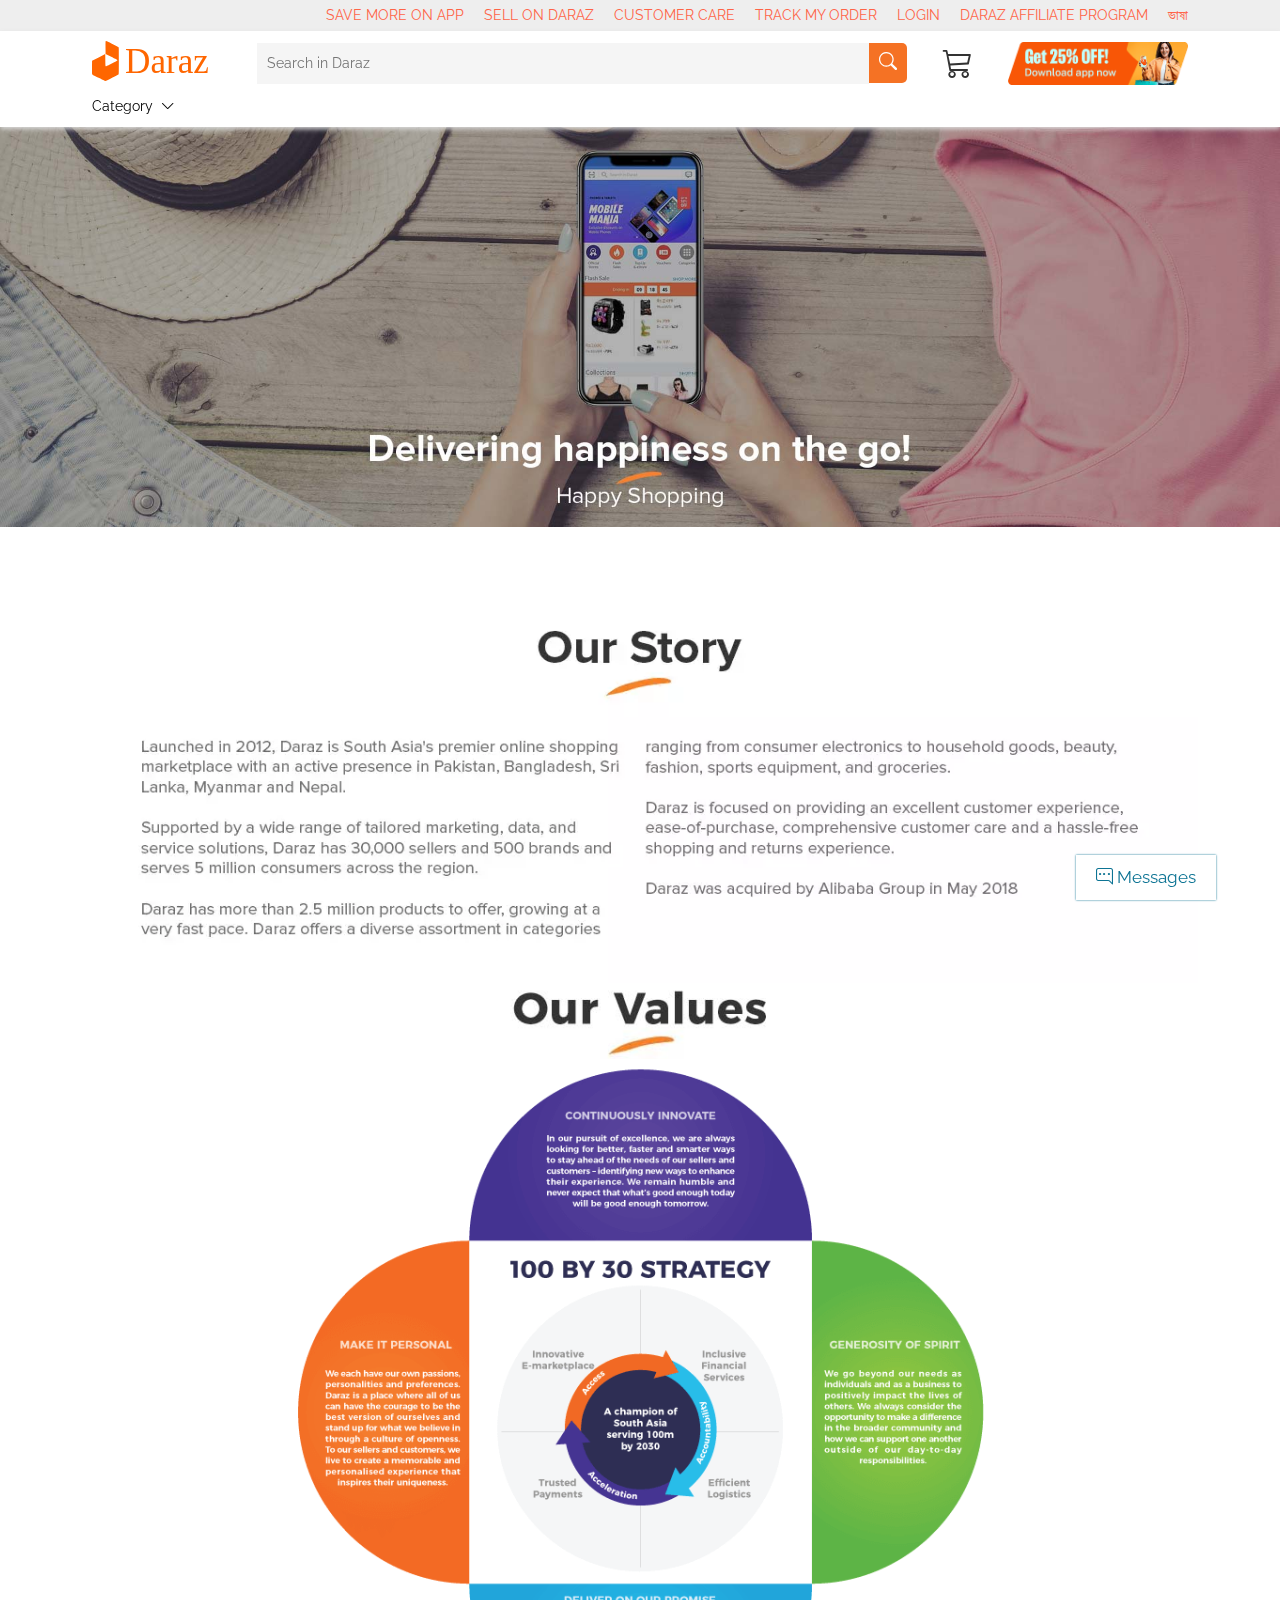
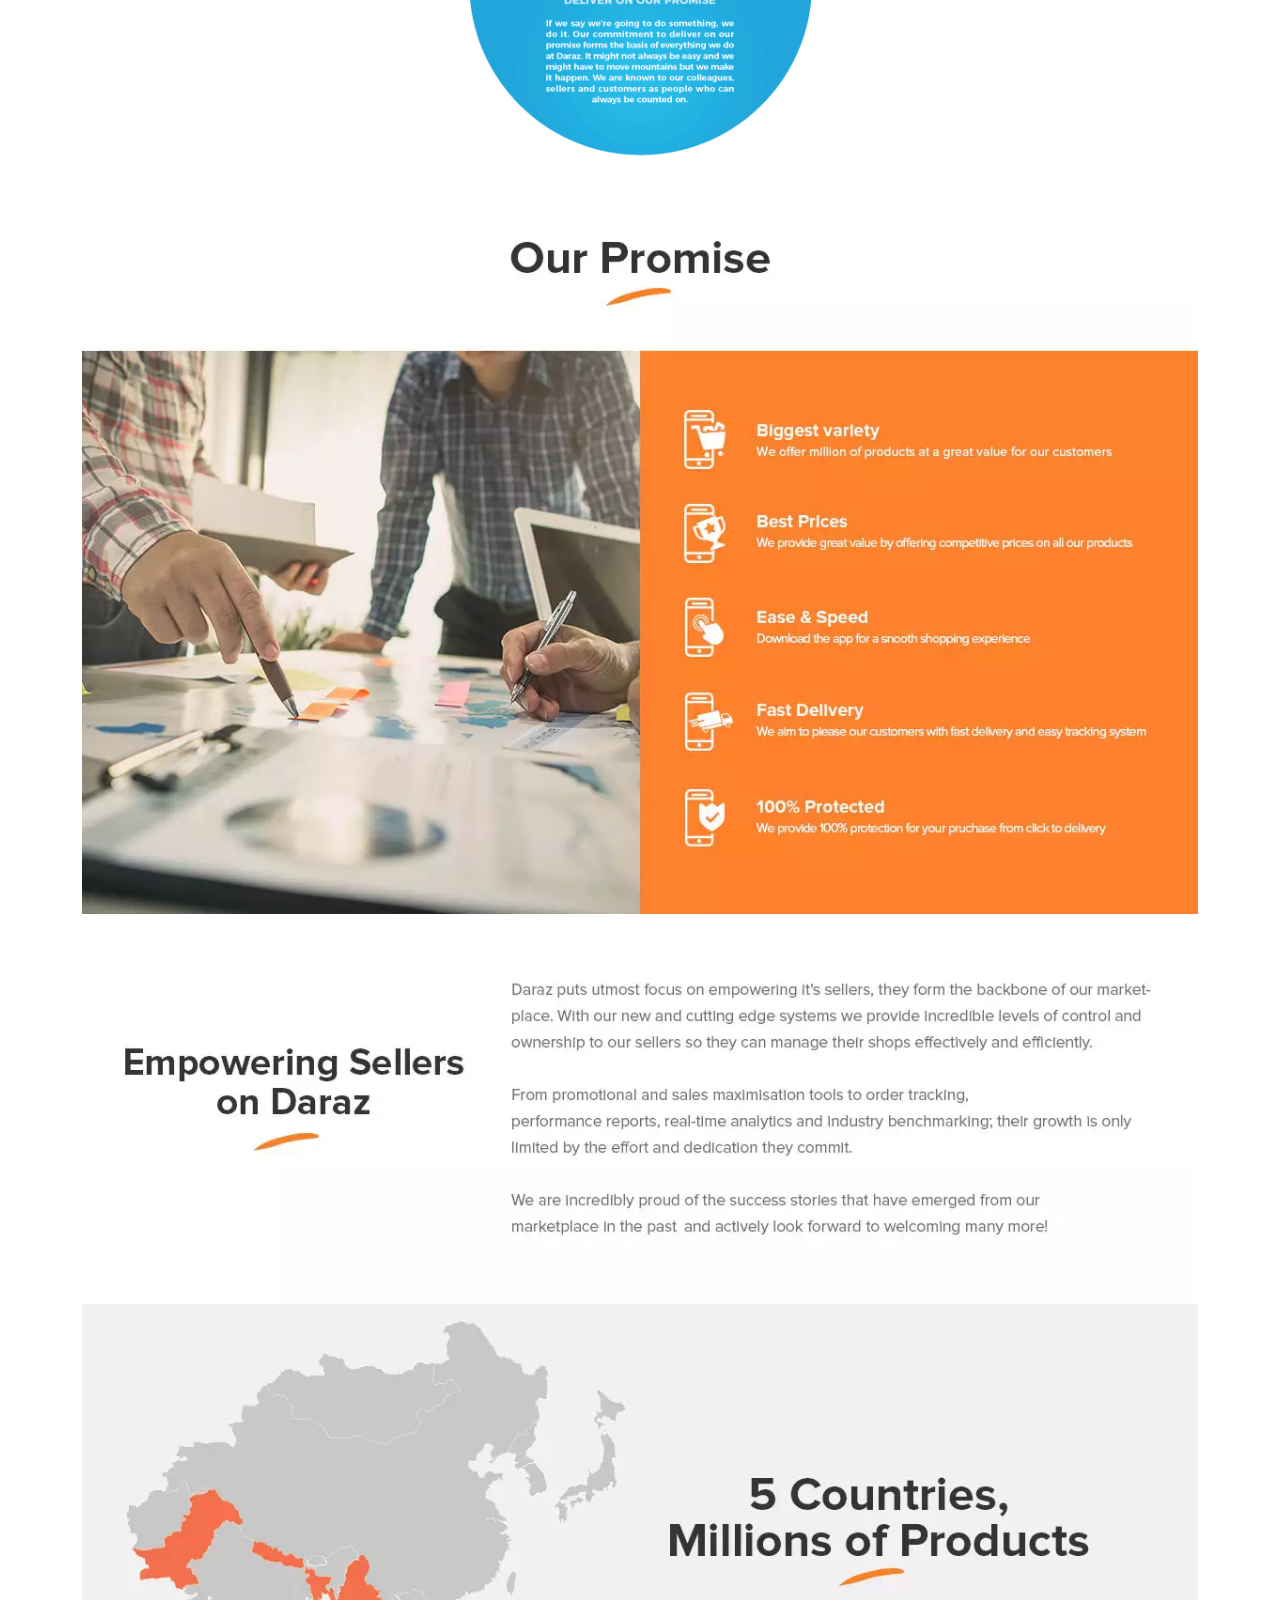
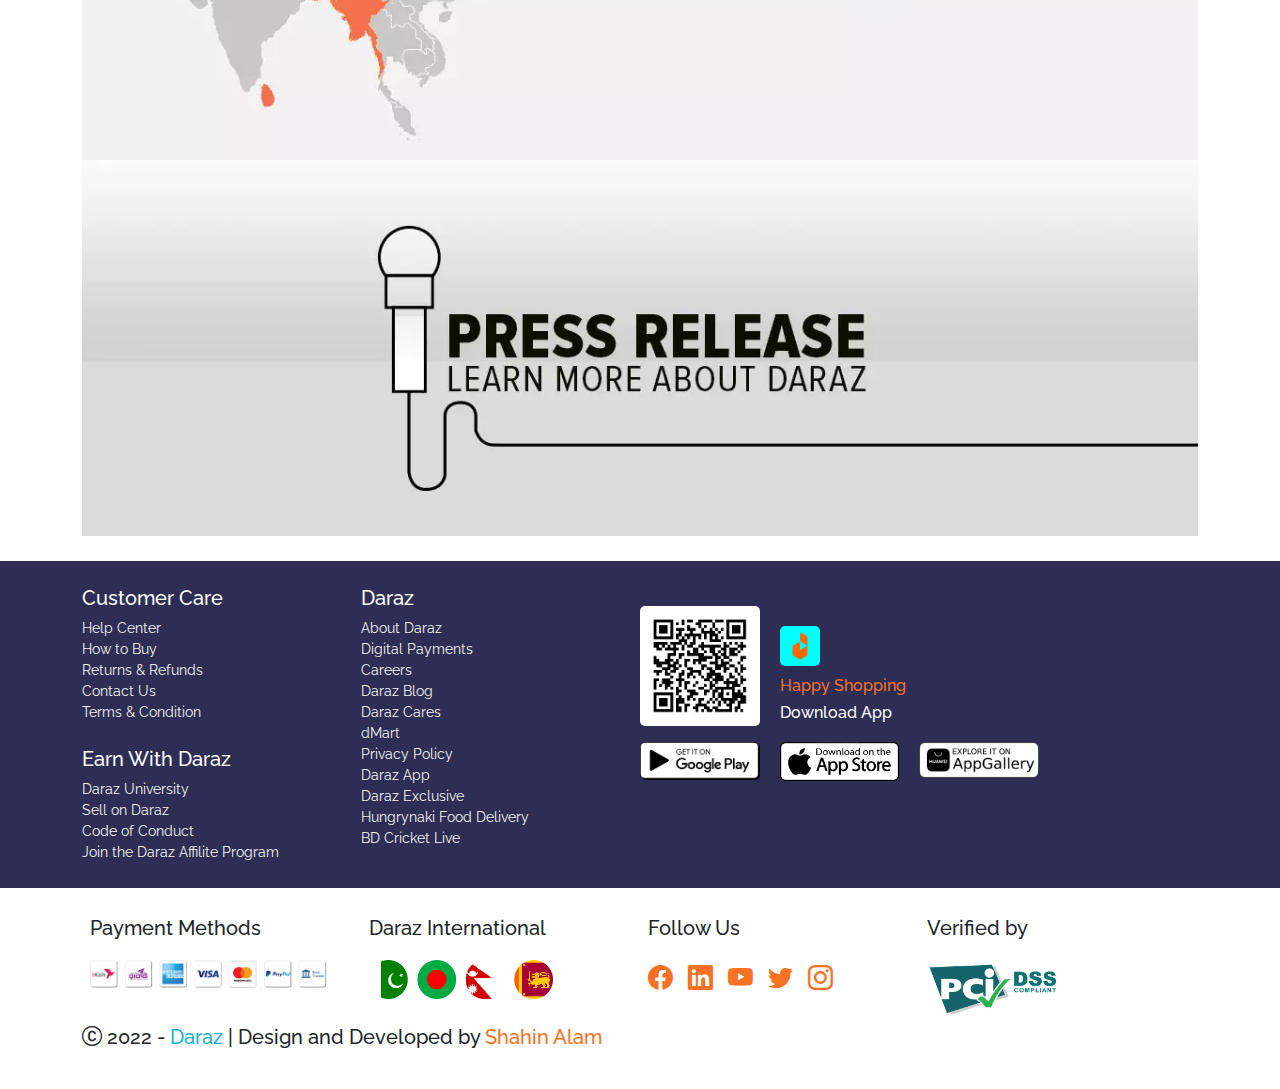
<file: about_us.html>
<!DOCTYPE html>
<html lang="bn">
<head>
    <title>About Us | Daraz</title>
            <!-- meta -->
    <meta charset="UTF-8">
    <meta http-equiv="X-UA-Compatible" content="IE=edge">
    <meta name="viewport" content="width=device-width, initial-scale=1.0, user-scalable=no">
            <!-- link -->
    <link rel="shortcut icon" href="img/fav.png" type="image/x-icon">
    <link rel="stylesheet" href="https://cdn.jsdelivr.net/npm/bootstrap-icons@1.9.1/font/bootstrap-icons.css">
    <link rel="stylesheet" href="css/bootstrap.min.css">
    <link rel="stylesheet" href="css/aboutUs.css">
            <!-- script -->
    <script src="js/jquery-3.6.0.min.js"></script>
    <script src="js/bootstrap.min.js"></script>
</head>
<body>
      <!-- codes for message box -->
<div id="message_box_wrapper">
  <button class="icon bi bi-chat-right-dots" onclick="document.querySelector('#message_box_wrapper .message_box').style.display='block';"> Messages</button>
  <div class="message_box">
    <div class="left_box">
      <h6 class="text-muted"><i class="bi bi-chat-right-dots"></i> Messages</h6>
      <div class="chats">
       <span>No chats for you</span>
      </div>
    </div>
    <div class="right_box">
      <h6>Daraz <button class="float-end bi bi-x-lg" onclick="document.querySelector('#message_box_wrapper .message_box').style.display='none';"></button></h6>
      <div class="chat_alert">
        <div class="bi bi-envelope-fill"></div>
        <a href="#">Use the App for exclusive offers!</a>
        <p>Once you start a new conversation, you'll see it listed here.</p>
        <div class="reg">
          <a href="login.html">Login</a> / <a href="#">Sign Up</a>
        </div>
      </div>
    </div>
  </div>
</div>


      <!-- codes for topBar section -->
<div id="topBar">
  <div class="container">
    <ul>
      <li><a href="#">SAVE MORE ON APP</a></li>
      <li><a href="#">SELL ON DARAZ</a></li>
      <li><a href="#">CUSTOMER CARE</a></li>
      <li><a href="#">TRACK MY ORDER</a></li>
      <li><a href="login.html">LOGIN</a></li>
      <li><a href="#">DARAZ AFFILIATE PROGRAM</a></li>
      <li><a href="javascript:void(0)">ভাষা</a></li>
    </ul>
  </div>
      <!-- app banner -->
  <div class="app_banner">
    <img src="img/fav.png" alt="logo">
    <p>অ্যাপে প্রথম অর্ডারে আকর্ষণীয় ভাউচার  <br>  ডাউনলোড করুন দারাজ অ্যাপ</p>
    <a href="javascript:void(0)">ডাউনলোড করুন</a>
  </div>
</div>

      <!-- codes for mobile nav section -->
<div id="mobile_nav">
  <a href="index.html" class="mobile_nav_item"><i class="bi bi-house-door"></i></a>
  <a href="categories.html" class="mobile_nav_item"><i class="bi bi-grid"></i></a>
  <a href="cart.html" class="mobile_nav_item"><i class="bi bi-bag-heart"></i></a>
  <a href="login.html" class="mobile_nav_item"><i class="bi bi-person"></i></a>
</div>

      <!-- codes for header section -->
<header>
  <div class="container">
    <a href="index.html" class="header_logo"><img src="img/logo.svg" alt="Logo" width="100%"></a>
    <div class="header_search_wrapper">
      <input type="search" name="search_product" id="search_product" placeholder="Search in Daraz">
      <div class="search_button" onclick="product_search()"><i class="bi bi-search"></i></div>
     </div>
    <div class="cart_button" title="Cart">
      <span class="cart_quantity"></span>
      <a href="cart.html" class="bi bi-cart3"></a>
    </div>
    <a href="javascript:void(0)" class="getApp"> <img src="img/app_banner.png" alt="App Banner" width="180px"> </a>
  </div>
  <div class="container position-relative">
    <button class="cat_btn" onclick="document.querySelector('header #category').classList.toggle('show');  document.querySelector('header .cat_btn span').classList.toggle('bi-chevron-up');">Category <span class="bi bi-chevron-down ms-1"></span></button>
      <!-- category section -->
    <div id="category">
        <div class="main_menu">
            <ul>
            <li>Menu 1  <span class="float-end bi bi-chevron-right"></span>
                <!-- Submenu -->
                <div class="sub_menu">
                <ul>
                    <li>Submenu 1  <span class="float-end bi bi-chevron-right"></span>
                        <!-- links -->
                    <div class="links">
                        <ul>
                        <li><a href="categories.html">Link 1</a></li>
                        <li><a href="categories.html">Link 1</a></li>
                        <li><a href="categories.html">Link 1</a></li>
                        <li><a href="categories.html">Link 1</a></li>
                        <li><a href="categories.html">Link 1</a></li>
                        <li><a href="categories.html">Link 1</a></li>
                        <li><a href="categories.html">Link 1</a></li>
                        <li><a href="categories.html">Link 1</a></li>
                        </ul>
                    </div> <!-- end links -->
                    </li>
                    
                    <li>Submenu 1  <span class="float-end bi bi-chevron-right"></span>
                        <!-- links -->
                    <div class="links">
                        <ul>
                        <li><a href="categories.html">Link 2</a></li>
                        <li><a href="categories.html">Link 2</a></li>
                        <li><a href="categories.html">Link 2</a></li>
                        <li><a href="categories.html">Link 2</a></li>
                        <li><a href="categories.html">Link 2</a></li>
                        <li><a href="categories.html">Link 2</a></li>
                        </ul>
                    </div> <!-- end links -->
                    </li>
                    
                    <li>Submenu 1  <span class="float-end bi bi-chevron-right"></span>
                        <!-- links -->
                    <div class="links">
                        <ul>
                        <li><a href="categories.html">Link 3</a></li>
                        <li><a href="categories.html">Link 3</a></li>
                        <li><a href="categories.html">Link 3</a></li>
                        <li><a href="categories.html">Link 3</a></li>
                        <li><a href="categories.html">Link 3</a></li>
                        <li><a href="categories.html">Link 3</a></li>
                        <li><a href="categories.html">Link 3</a></li>
                        <li><a href="categories.html">Link 3</a></li>
                        </ul>
                    </div> <!-- end links -->
                    </li>
                    
                    <li>Submenu 1  <span class="float-end bi bi-chevron-right"></span>
                        <!-- links -->
                    <div class="links">
                        <ul>
                        <li><a href="categories.html">Link 4</a></li>
                        <li><a href="categories.html">Link 4</a></li>
                        <li><a href="categories.html">Link 4</a></li>
                        <li><a href="categories.html">Link 4</a></li>
                        <li><a href="categories.html">Link 4</a></li>
                        </ul>
                    </div> <!-- end links -->
                    </li>
                    
                    <li>Submenu 1  <span class="float-end bi bi-chevron-right"></span>
                        <!-- links -->
                    <div class="links">
                        <ul>
                        <li><a href="categories.html">Link 5</a></li>
                        <li><a href="categories.html">Link 5</a></li>
                        <li><a href="categories.html">Link 5</a></li>
                        <li><a href="categories.html">Link 5</a></li>
                        <li><a href="categories.html">Link 5</a></li>
                        <li><a href="categories.html">Link 5</a></li>
                        <li><a href="categories.html">Link 5</a></li>
                        <li><a href="categories.html">Link 5</a></li>
                        <li><a href="categories.html">Link 5</a></li>
                        <li><a href="categories.html">Link 5</a></li>
                        </ul>
                    </div> <!-- end links -->
                    </li>
                    
                    <li>Submenu 1  <span class="float-end bi bi-chevron-right"></span>
                        <!-- links -->
                    <div class="links">
                        <ul>
                        <li><a href="categories.html">Link 6</a></li>
                        <li><a href="categories.html">Link 6</a></li>
                        <li><a href="categories.html">Link 6</a></li>
                        </ul>
                    </div> <!-- end links -->
                    </li>
                    
                    <li>Submenu 1  <span class="float-end bi bi-chevron-right"></span>
                        <!-- links -->
                    <div class="links">
                        <ul>
                        <li><a href="categories.html">Link 7</a></li>
                        <li><a href="categories.html">Link 7</a></li>
                        <li><a href="categories.html">Link 7</a></li>
                        <li><a href="categories.html">Link 7</a></li>
                        <li><a href="categories.html">Link 7</a></li>
                        <li><a href="categories.html">Link 7</a></li>
                        <li><a href="categories.html">Link 7</a></li>
                        </ul>
                    </div> <!-- end links -->
                    </li>
                    
                    <li>Submenu 1  <span class="float-end bi bi-chevron-right"></span>
                        <!-- links -->
                    <div class="links">
                        <ul>
                        <li><a href="categories.html">Link 8</a></li>
                        <li><a href="categories.html">Link 8</a></li>
                        <li><a href="categories.html">Link 8</a></li>
                        <li><a href="categories.html">Link 8</a></li>
                        <li><a href="categories.html">Link 8</a></li>
                        <li><a href="categories.html">Link 8</a></li>
                        </ul>
                    </div> <!-- end links -->
                    </li>
                </ul>
                </div> <!-- end Submenu -->
            </li>
            
            <li>Menu 2  <span class="float-end bi bi-chevron-right"></span>
                <!-- Submenu -->
                <div class="sub_menu">
                <ul>
                    <li>Submenu 2  <span class="float-end bi bi-chevron-right"></span>
                        <!-- links -->
                    <div class="links">
                        <ul>
                        <li><a href="categories.html">Link 1</a></li>
                        <li><a href="categories.html">Link 1</a></li>
                        <li><a href="categories.html">Link 1</a></li>
                        <li><a href="categories.html">Link 1</a></li>
                        <li><a href="categories.html">Link 1</a></li>
                        <li><a href="categories.html">Link 1</a></li>
                        <li><a href="categories.html">Link 1</a></li>
                        <li><a href="categories.html">Link 1</a></li>
                        <li><a href="categories.html">Link 1</a></li>
                        </ul>
                    </div> <!-- end links -->
                    </li>
                    
                    <li>Submenu 2  <span class="float-end bi bi-chevron-right"></span>
                        <!-- links -->
                    <div class="links">
                        <ul>
                        <li><a href="categories.html">Link 2</a></li>
                        <li><a href="categories.html">Link 2</a></li>
                        <li><a href="categories.html">Link 2</a></li>
                        <li><a href="categories.html">Link 2</a></li>
                        </ul>
                    </div> <!-- end links -->
                    </li>
                    
                    <li>Submenu 2  <span class="float-end bi bi-chevron-right"></span>
                        <!-- links -->
                    <div class="links">
                        <ul>
                        <li><a href="categories.html">Link 3</a></li>
                        <li><a href="categories.html">Link 3</a></li>
                        <li><a href="categories.html">Link 3</a></li>
                        <li><a href="categories.html">Link 3</a></li>
                        <li><a href="categories.html">Link 3</a></li>
                        <li><a href="categories.html">Link 3</a></li>
                        <li><a href="categories.html">Link 3</a></li>
                        <li><a href="categories.html">Link 3</a></li>
                        <li><a href="categories.html">Link 3</a></li>
                        <li><a href="categories.html">Link 3</a></li>
                        <li><a href="categories.html">Link 3</a></li>
                        <li><a href="categories.html">Link 3</a></li>
                        </ul>
                    </div> <!-- end links -->
                    </li>
                    
                    <li>Submenu 2  <span class="float-end bi bi-chevron-right"></span>
                        <!-- links -->
                    <div class="links">
                        <ul>
                        <li><a href="categories.html">Link 4</a></li>
                        <li><a href="categories.html">Link 4</a></li>
                        <li><a href="categories.html">Link 4</a></li>
                        </ul>
                    </div> <!-- end links -->
                    </li>
                    
                    <li>Submenu 2  <span class="float-end bi bi-chevron-right"></span>
                        <!-- links -->
                    <div class="links">
                        <ul>
                        <li><a href="categories.html">Link 5</a></li>
                        <li><a href="categories.html">Link 5</a></li>
                        <li><a href="categories.html">Link 5</a></li>
                        <li><a href="categories.html">Link 5</a></li>
                        <li><a href="categories.html">Link 5</a></li>
                        <li><a href="categories.html">Link 5</a></li>
                        <li><a href="categories.html">Link 5</a></li>
                        <li><a href="categories.html">Link 5</a></li>
                        </ul>
                    </div> <!-- end links -->
                    </li>
                    
                    <li>Submenu 2  <span class="float-end bi bi-chevron-right"></span>
                        <!-- links -->
                    <div class="links">
                        <ul>
                        <li><a href="categories.html">Link 6</a></li>
                        <li><a href="categories.html">Link 6</a></li>
                        <li><a href="categories.html">Link 6</a></li>
                        <li><a href="categories.html">Link 6</a></li>
                        <li><a href="categories.html">Link 6</a></li>
                        </ul>
                    </div> <!-- end links -->
                    </li>
                </ul>
                </div> <!-- end Submenu -->
            </li>
            
            <li>Menu 3  <span class="float-end bi bi-chevron-right"></span>
                <!-- Submenu -->
                <div class="sub_menu">
                <ul>
                    <li>Submenu 3  <span class="float-end bi bi-chevron-right"></span>
                        <!-- links -->
                    <div class="links">
                        <ul>
                        <li><a href="categories.html">Link 1</a></li>
                        <li><a href="categories.html">Link 1</a></li>
                        <li><a href="categories.html">Link 1</a></li>
                        <li><a href="categories.html">Link 1</a></li>
                        <li><a href="categories.html">Link 1</a></li>
                        </ul>
                    </div> <!-- end links -->
                    </li>
                    
                    <li>Submenu 3  <span class="float-end bi bi-chevron-right"></span>
                        <!-- links -->
                    <div class="links">
                        <ul>
                        <li><a href="categories.html">Link 2</a></li>
                        <li><a href="categories.html">Link 2</a></li>
                        <li><a href="categories.html">Link 2</a></li>
                        <li><a href="categories.html">Link 2</a></li>
                        <li><a href="categories.html">Link 2</a></li>
                        <li><a href="categories.html">Link 2</a></li>
                        </ul>
                    </div> <!-- end links -->
                    </li>
                    
                    <li>Submenu 3  <span class="float-end bi bi-chevron-right"></span>
                        <!-- links -->
                    <div class="links">
                        <ul>
                        <li><a href="categories.html">Link 3</a></li>
                        <li><a href="categories.html">Link 3</a></li>
                        <li><a href="categories.html">Link 3</a></li>
                        </ul>
                    </div> <!-- end links -->
                    </li>
                </ul>
                </div> <!-- end Submenu -->
            </li>
            
            <li>Menu 4  <span class="float-end bi bi-chevron-right"></span>
                <!-- Submenu -->
                <div class="sub_menu">
                <ul>
                    <li>Submenu 4  <span class="float-end bi bi-chevron-right"></span>
                        <!-- links -->
                    <div class="links">
                        <ul>
                        <li><a href="categories.html">Link 1</a></li>
                        <li><a href="categories.html">Link 1</a></li>
                        <li><a href="categories.html">Link 1</a></li>
                        <li><a href="categories.html">Link 1</a></li>
                        </ul>
                    </div> <!-- end links -->
                    </li>
                    
                    <li>Submenu 4  <span class="float-end bi bi-chevron-right"></span>
                        <!-- links -->
                    <div class="links">
                        <ul>
                        <li><a href="categories.html">Link 2</a></li>
                        <li><a href="categories.html">Link 2</a></li>
                        <li><a href="categories.html">Link 2</a></li>
                        <li><a href="categories.html">Link 2</a></li>
                        <li><a href="categories.html">Link 2</a></li>
                        <li><a href="categories.html">Link 2</a></li>
                        </ul>
                    </div> <!-- end links -->
                    </li>
                    
                    <li>Submenu 4  <span class="float-end bi bi-chevron-right"></span>
                        <!-- links -->
                    <div class="links">
                        <ul>
                        <li><a href="categories.html">Link 3</a></li>
                        <li><a href="categories.html">Link 3</a></li>
                        <li><a href="categories.html">Link 3</a></li>
                        <li><a href="categories.html">Link 3</a></li>
                        <li><a href="categories.html">Link 3</a></li>
                        <li><a href="categories.html">Link 3</a></li>
                        <li><a href="categories.html">Link 3</a></li>
                        <li><a href="categories.html">Link 3</a></li>
                        </ul>
                    </div> <!-- end links -->
                    </li>
                    
                    <li>Submenu 4  <span class="float-end bi bi-chevron-right"></span>
                        <!-- links -->
                    <div class="links">
                        <ul>
                        <li><a href="categories.html">Link 4</a></li>
                        <li><a href="categories.html">Link 4</a></li>
                        <li><a href="categories.html">Link 4</a></li>
                        <li><a href="categories.html">Link 4</a></li>
                        <li><a href="categories.html">Link 4</a></li>
                        </ul>
                    </div> <!-- end links -->
                    </li>
                    
                    <li>Submenu 4  <span class="float-end bi bi-chevron-right"></span>
                        <!-- links -->
                    <div class="links">
                        <ul>
                        <li><a href="categories.html">Link 5</a></li>
                        <li><a href="categories.html">Link 5</a></li>
                        <li><a href="categories.html">Link 5</a></li>
                        <li><a href="categories.html">Link 5</a></li>
                        <li><a href="categories.html">Link 5</a></li>
                        <li><a href="categories.html">Link 5</a></li>
                        <li><a href="categories.html">Link 5</a></li>
                        <li><a href="categories.html">Link 5</a></li>
                        <li><a href="categories.html">Link 5</a></li>
                        <li><a href="categories.html">Link 5</a></li>
                        </ul>
                    </div> <!-- end links -->
                    </li>
                    
                    <li>Submenu 4  <span class="float-end bi bi-chevron-right"></span>
                        <!-- links -->
                    <div class="links">
                        <ul>
                        <li><a href="categories.html">Link 6</a></li>
                        <li><a href="categories.html">Link 6</a></li>
                        <li><a href="categories.html">Link 6</a></li>
                        </ul>
                    </div> <!-- end links -->
                    </li>
                    
                    <li>Submenu 4  <span class="float-end bi bi-chevron-right"></span>
                        <!-- links -->
                    <div class="links">
                        <ul>
                        <li><a href="categories.html">Link 7</a></li>
                        <li><a href="categories.html">Link 7</a></li>
                        <li><a href="categories.html">Link 7</a></li>
                        <li><a href="categories.html">Link 7</a></li>
                        <li><a href="categories.html">Link 7</a></li>
                        <li><a href="categories.html">Link 7</a></li>
                        <li><a href="categories.html">Link 7</a></li>
                        </ul>
                    </div> <!-- end links -->
                    </li>
                </ul>
                </div> <!-- end Submenu -->
            </li>
            
            <li>Menu 5  <span class="float-end bi bi-chevron-right"></span>
                <!-- Submenu -->
                <div class="sub_menu">
                <ul>
                    <li>Submenu 5  <span class="float-end bi bi-chevron-right"></span>
                        <!-- links -->
                    <div class="links">
                        <ul>
                        <li><a href="categories.html">Link 1</a></li>
                        <li><a href="categories.html">Link 1</a></li>
                        <li><a href="categories.html">Link 1</a></li>
                        <li><a href="categories.html">Link 1</a></li>
                        <li><a href="categories.html">Link 1</a></li>
                        <li><a href="categories.html">Link 1</a></li>
                        <li><a href="categories.html">Link 1</a></li>
                        <li><a href="categories.html">Link 1</a></li>
                        </ul>
                    </div> <!-- end links -->
                    </li>
                    
                    <li>Submenu 5  <span class="float-end bi bi-chevron-right"></span>
                        <!-- links -->
                    <div class="links">
                        <ul>
                        <li><a href="categories.html">Link 2</a></li>
                        <li><a href="categories.html">Link 2</a></li>
                        <li><a href="categories.html">Link 2</a></li>
                        <li><a href="categories.html">Link 2</a></li>
                        <li><a href="categories.html">Link 2</a></li>
                        <li><a href="categories.html">Link 2</a></li>
                        </ul>
                    </div> <!-- end links -->
                    </li>
                    
                    <li>Submenu 5  <span class="float-end bi bi-chevron-right"></span>
                        <!-- links -->
                    <div class="links">
                        <ul>
                        <li><a href="categories.html">Link 3</a></li>
                        <li><a href="categories.html">Link 3</a></li>
                        <li><a href="categories.html">Link 3</a></li>
                        <li><a href="categories.html">Link 3</a></li>
                        <li><a href="categories.html">Link 3</a></li>
                        <li><a href="categories.html">Link 3</a></li>
                        <li><a href="categories.html">Link 3</a></li>
                        <li><a href="categories.html">Link 3</a></li>
                        </ul>
                    </div> <!-- end links -->
                    </li>
                    
                    <li>Submenu 5  <span class="float-end bi bi-chevron-right"></span>
                        <!-- links -->
                    <div class="links">
                        <ul>
                        <li><a href="categories.html">Link 4</a></li>
                        <li><a href="categories.html">Link 4</a></li>
                        <li><a href="categories.html">Link 4</a></li>
                        <li><a href="categories.html">Link 4</a></li>
                        <li><a href="categories.html">Link 4</a></li>
                        </ul>
                    </div> <!-- end links -->
                    </li>
                </ul>
                </div> <!-- end Submenu -->
            </li>
            </ul>
        </div>
    </div>
</div>
      <script>
        $(window).scroll(function(){
          if ($(this).scrollTop() > 500) {
          $('header').addClass('sticky_header');
          } else {
              $('header').removeClass('sticky_header');
          }
        });
      </script>
</header>

        <!-- codes for banner section -->
<img src="img/about_page/banner.jpg" alt="banner" width="100%">

        <!-- codes for main section -->
<main>
    <div class="container">
        <img src="img/about_page/story.jpg" alt="Our Story">
        <img src="img/about_page/value_title.jpg" alt="Our Values">
        <img src="img/about_page/value_img.png" alt="Our Values">
        <img src="img/about_page/promise.jpg" alt="Our Promise">
        <img src="img/about_page/sellers.jpg" alt="Sellers">
        <img src="img/about_page/map.jpg" alt="Map">
        <img src="img/about_page/learn_mpre.jpg" alt="More About Daraz">
    </div>
</main>

        <!-- codes for footer section -->
<footer>
  <!-- footer links -->
  <div id="footer_links">
    <div class="container">
      <div class="row">
        <div class="col-lg-3 col-md-6">
          <h5>Customer Care</h5>
          <ul>
            <li><a href="#">Help Center</a></li>
            <li><a href="#">How to Buy</a></li>
            <li><a href="#">Returns & Refunds</a></li>
            <li><a href="contact_us.html">Contact Us</a></li>
            <li><a href="#">Terms & Condition</a></li>
          </ul>
          <h5 class="mt-4">Earn With Daraz</h5>
          <ul>
            <li><a href="#">Daraz University</a></li>
            <li><a href="#">Sell on Daraz</a></li>
            <li><a href="#">Code of Conduct</a></li>
            <li><a href="#">Join the Daraz Affilite Program</a></li>
          </ul>
        </div>
        <div class="col-lg-3 col-md-6">
          <h5>Daraz</h5>
          <ul>
            <li><a href="about_us.html">About Daraz</a></li>
            <li><a href="#">Digital Payments</a></li>
            <li><a href="#">Careers</a></li>
            <li><a href="blog.html">Daraz Blog</a></li>
            <li><a href="#">Daraz Cares</a></li>
            <li><a href="#">dMart</a></li>
            <li><a href="#">Privacy Policy</a></li>
            <li><a href="#">Daraz App</a></li>
            <li><a href="#">Daraz Exclusive</a></li>
            <li><a href="#">Hungrynaki Food Delivery</a></li>
            <li><a href="#">BD Cricket Live</a></li>
          </ul>
        </div>
        <div class="col-lg-6 app_download">
          <img src="img/daraz_app_download_qr_code.png" alt="QR Code" class="qr_for_app">
          <div class="item">
            <img src="img/fav.png" alt="logo">
            <h6>Happy Shopping</h6>
            <h6 class="text-white">Download App</h6>
          </div>
          <ul>
            <li><a href="#"><img src="img/app_download_google_play.png" alt="Google Play" width="100%"></a></li>
            <li><a href="#"><img src="img/app_download_app_store.png" alt="App Store" width="100%"></a></li>
            <li><a href="#"><img src="img/app_download_app_gallery.png" alt="App Gallery" width="100%"></a></li>
          </ul>
        </div>
      </div>
    </div>
  </div>
  <!-- footer payments -->
  <div id="footer_payments">
    <div class="container">
      <div class="row">
        <div class="col-lg-3 col-md-6 p-2">
          <h5>Payment Methods</h5>
          <img src="img/payment_gateway.png" alt="payment gateway" width="90%">
        </div>
        <div class="col-lg-3 col-md-6 p-2">
          <h5>Daraz International</h5>
          <img src="img/flags.png" alt="International Marketplace" width="70%">
        </div>
        <div class="col-lg-3 col-md-6 p-2">
          <h5>Follow Us</h5>
          <ul>
            <li><a href="#"><i class="bi bi-facebook"></i></a></li>
            <li><a href="#"><i class="bi bi-linkedin"></i></a></li>
            <li><a href="#"><i class="bi bi-youtube"></i></a></li>
            <li><a href="#"><i class="bi bi-twitter"></i></a></li>
            <li><a href="#"><i class="bi bi-instagram"></i></a></li>
          </ul>
        </div>
        <div class="col-lg-3 col-md-6 p-2">
          <h5>Verified by</h5>
          <img src="img/pci_dss_logo.png" alt="pci dss logo" width="50%">
        </div>
      </div>
      <h5><i class="bi bi-c-circle"></i> 2022 - <span style="color: #19B2D7; font-weight: 500;">Daraz</span> | Design and Developed by <a href="https://facebook.com/j.shahinalam" target="_blank" style="color: #f57224; font-weight: 500;">Shahin Alam</a></h5>
    </div>
  </div>
</footer>

</body>
</html>
</file>
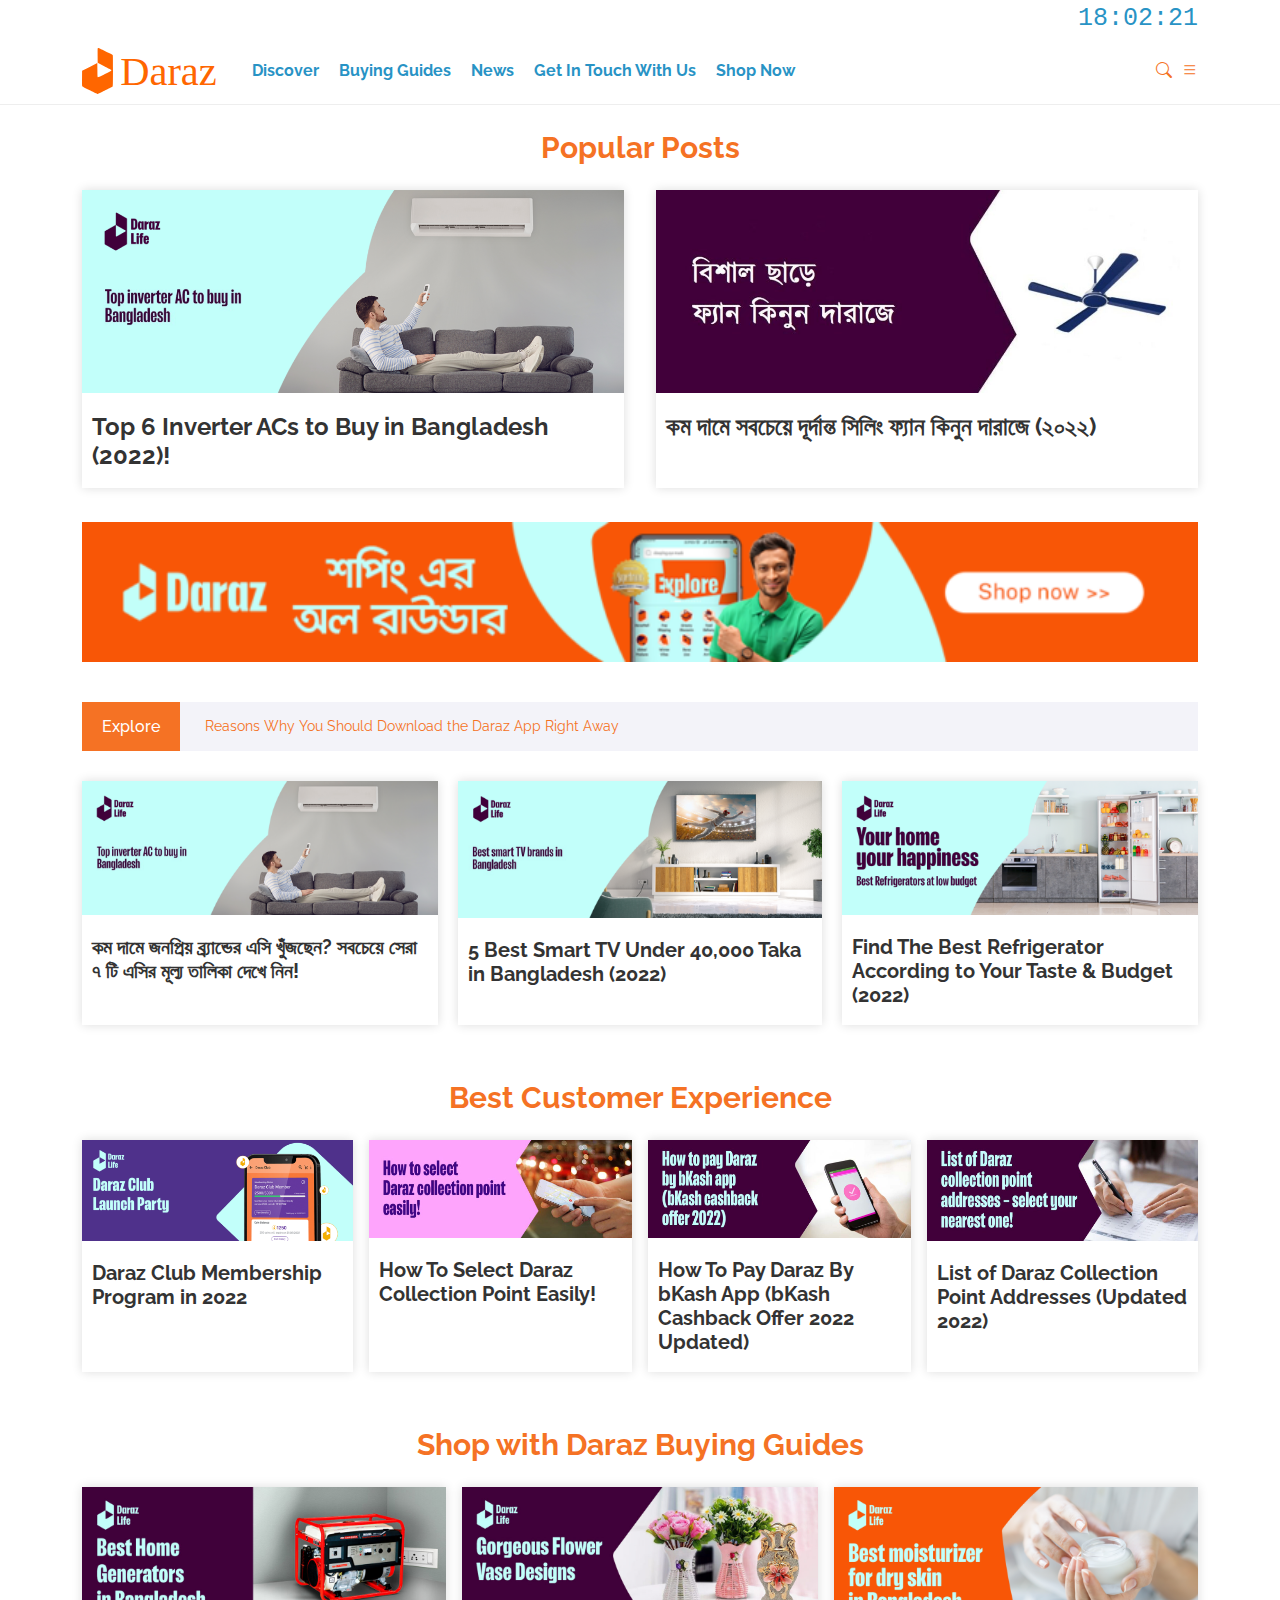
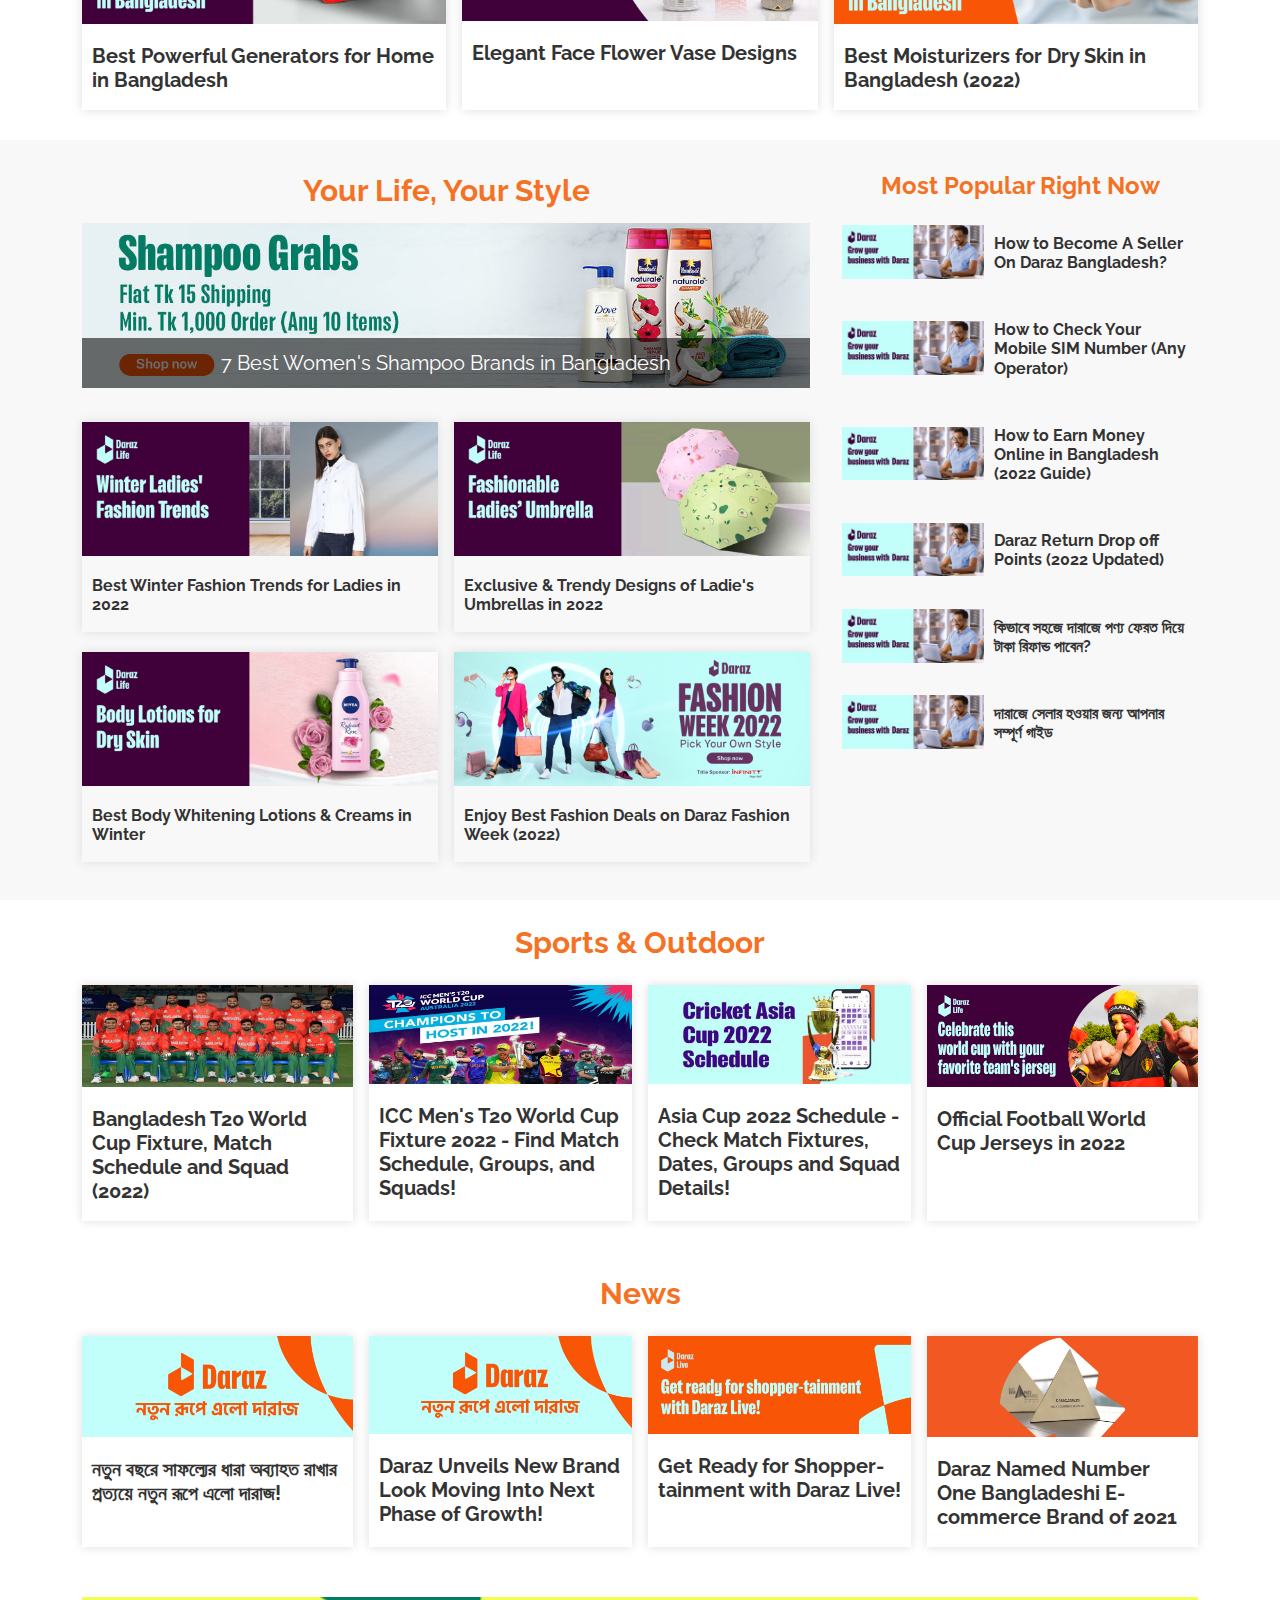
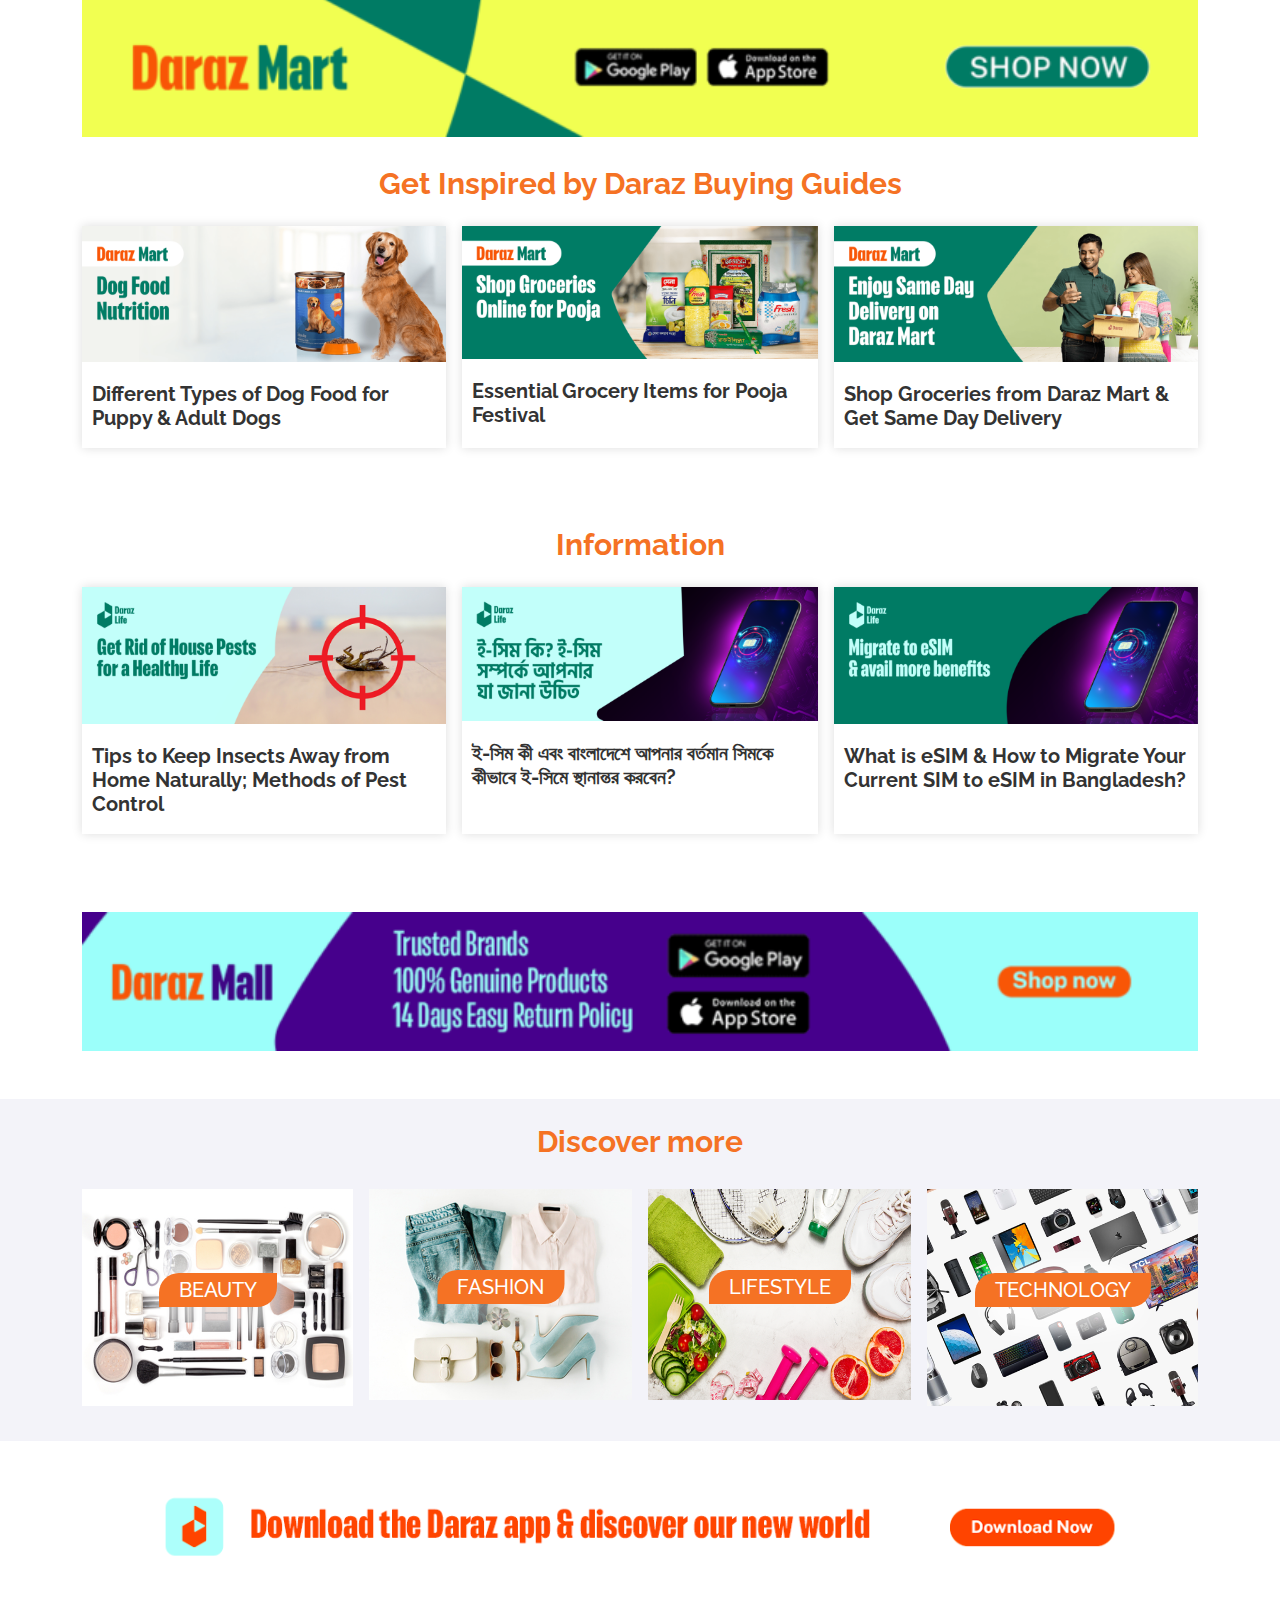
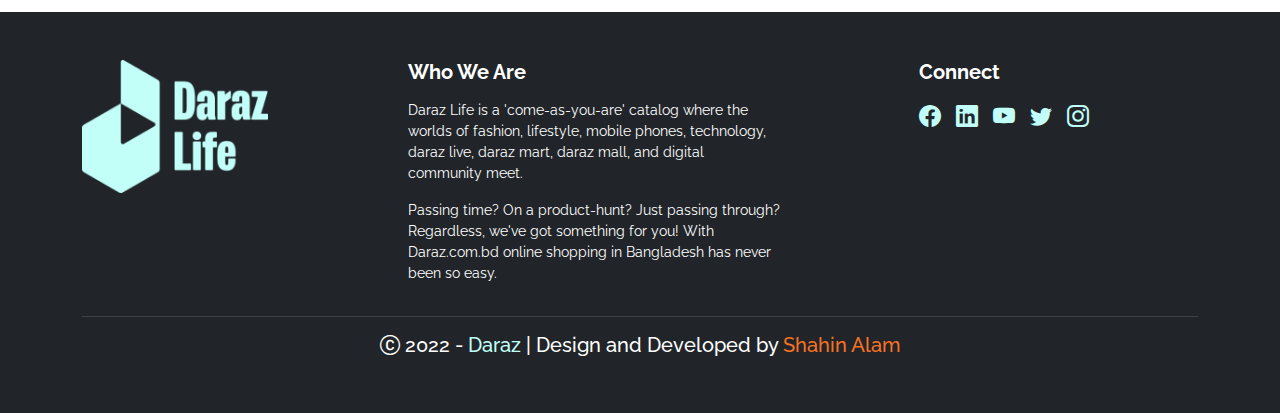
<file: blog.html>
<!DOCTYPE html>
<html lang="bn">
<head>
    <title>Daraz Blog | Fashion , Tech & Product Review</title>
            <!-- meta -->
    <meta charset="UTF-8">
    <meta http-equiv="X-UA-Compatible" content="IE=edge">
    <meta name="viewport" content="width=device-width, initial-scale=1.0, user-scalable=no">
            <!-- link -->
    <link rel="shortcut icon" href="img/fav.png" type="image/x-icon">
    <link rel="stylesheet" href="https://cdn.jsdelivr.net/npm/bootstrap-icons@1.9.1/font/bootstrap-icons.css">
    <link rel="stylesheet" href="css/bootstrap.min.css">
    <link rel="stylesheet" href="css/blog.css">
            <!-- script -->
    <script src="js/jquery-3.6.0.min.js"></script>
    <script src="js/bootstrap.min.js"></script>
</head>
<body>
        <!-- codes for topBar section -->
<div id="topBar">
    <div class="container">
        <div id="MyClockDisplay" class="clock" onload="showTime()"></div>
    </div>
            <script>
                // time function
                function showTime(){
                    var date = new Date();
                    var h = date.getHours(); // 0 - 23
                    var m = date.getMinutes(); // 0 - 59
                    var s = date.getSeconds(); // 0 - 59
                    //var session = "AM";
                    if(h == 0){
                        h = 24;
                    }
                   /* if(h > 12){
                        h = h - 12;
                        session = "PM";
                    }*/
                    h = (h < 10) ? "0" + h : h;
                    m = (m < 10) ? "0" + m : m;
                    s = (s < 10) ? "0" + s : s;
                    var time = h + ":" + m + ":" + s /*+ " " + session*/;
                    document.getElementById("MyClockDisplay").innerText = time;
                    document.getElementById("MyClockDisplay").textContent = time;
                    setTimeout(showTime, 1000);
                }
                showTime();
            </script>
</div>

        <!-- codes for header section -->
<header>
    <div class="container d-flex justify-content-between">
        <div class="d-flex">
            <a href="index.html" class="logo"><img src="img/logo.svg" alt="Logo" width="150px"></a>
            <ul class="menu">
                <li>Discover
                    <ul class="submenu">
                        <li><a href="#">PHONE FINDER</a></li>
                        <li><a href="#">FASHION</a></li>
                        <li><a href="#">TECHNOLOGY</a></li>
                        <li><a href="#">BEAUTY</a></li>
                        <li><a href="#">HEALTH</a></li>
                        <li><a href="#">FOOD</a></li>
                        <li><a href="#">GROCERY</a></li>
                        <li><a href="#">LIFESTYLE</a></li>
                        <li><a href="#">TRAVEL</a></li>
                        <li><a href="#">LIFE HACKS</a></li>
                    </ul>
                </li>
                <li><a href="#">Buying Guides</a></li>
                <li><a href="#">News</a></li>
                <li><a href="contact_us.html">Get In Touch With Us</a></li>
                <li><a href="categories.html">Shop Now</a></li>
            </ul>
        </div>
        <div class="d-flex align-self-center">
            <!-- search bar -->
            <div class="search_wrapper">
                <button class="bi bi-search search_btn" onclick="document.querySelector('.search_box').classList.add('show');"></button>
                <div class="search_box">
                    <input type="text" name="search" id="search" placeholder="Type and hit enter to search . . .">
                    <button class="bi bi-x-lg" onclick="document.querySelector('.search_box').classList.remove('show');"></button>
                </div>
            </div>
            <!-- side bar -->
            <div class="sidebar_wrapper">
                <button class="bi bi-list sidebar_btn" onclick="document.querySelector('header .sidebar_wrapper .sidebar').style.width='100%';"></button>
                <div class="sidebar">
                    <div class="blank" onclick="document.querySelector('header .sidebar_wrapper .sidebar').style.width='0';"></div>
                    <div class="box">
                        <div class="text-end mb-3"><button class="bi bi-x-lg text-white h5" onclick="document.querySelector('header .sidebar_wrapper .sidebar').style.width='0';"></button></div>
                        <h5 class="mb-4">Important Stories</h5>
                        <a href="single_blog.html" class="blog_item">
                            <img src="img/blog_page/ac.png" alt="blog">
                            <h6>Top 6 Inverter ACs to Buy in Bangladesh (2022)!</h6>
                        </a>
                        <a href="single_blog.html" class="blog_item">
                            <img src="img/blog_page/fan.jpg" alt="blog">
                            <h6>কম দামে সবচেয়ে দূর্দান্ত সিলিং ফ্যান কিনুন দারাজে (২০২২)</h6>
                        </a>
                        <a href="single_blog.html" class="blog_item">
                            <img src="img/blog_page/generator.jpg" alt="blog">
                            <h6>Best Powerful Generators for Home in Bangladesh</h6>
                        </a>
                    </div>
                </div>
            </div>
        </div>
    </div>
</header>

        <!-- codes for top read section -->
<section id="top_read">
    <div class="container">
        <div class="secTitle">Popular Posts</div>
        <div class="row">
            <div class="col-md-6 pe-md-3 blog_item">
                <a href="single_blog.html">
                    <img src="img/blog_page/ac.png" alt="Product">
                    <h4 class="title">Top 6 Inverter ACs to Buy in Bangladesh (2022)!</h4>
                </a>
            </div>
            <div class="col-md-6 ps-md-3 blog_item">
                <a href="single_blog.html">
                    <img src="img/blog_page/fan.jpg" alt="Product">
                    <h4 class="title">কম দামে সবচেয়ে দূর্দান্ত সিলিং ফ্যান কিনুন দারাজে (২০২২)</h4>
                </a>
            </div>
        </div>
        <a href="index.html" class="d-block mt-4"><img src="img/blog_page/shop_now_banner.png" alt="banner" width="100%"></a>
    </div>
</section>

        <!-- codes for explore section -->
<section id="explore">
    <div class="container">
        <div class="topbar">
            <h6>Explore</h6>
            <a href="#">Reasons Why You Should Download the Daraz App Right Away</a>
        </div>
        <div class="row">
            <div class="col-lg-4 col-md-6 pe-md-3 blog_item">
                <a href="single_blog.html">
                    <img src="img/blog_page/ac.png" alt="Product">
                    <h5 class="title">কম দামে জনপ্রিয় ব্র্যান্ডের এসি খুঁজছেন? সবচেয়ে সেরা ৭ টি এসির মূল্য তালিকা দেখে নিন!</h5>
                </a>
            </div>
            <div class="col-lg-4 col-md-6 px-lg-1 blog_item">
                <a href="single_blog.html">
                    <img src="img/blog_page/tv.png" alt="Product">
                    <h5 class="title">5 Best Smart TV Under 40,000 Taka in Bangladesh (2022)</h5>
                </a>
            </div>
            <div class="col-lg-4 col-md-7 mx-auto ps-lg-3 blog_item">
                <a href="single_blog.html">
                    <img src="img/blog_page/refrigerator.png" alt="Product">
                    <h5 class="title">Find The Best Refrigerator According to Your Taste & Budget (2022)</h5>
                </a>
            </div>
        </div>
    </div>
</section>

        <!-- codes for customer experience section -->
<section id="cus_exp">
    <div class="container">
        <div class="secTitle">Best Customer Experience</div>
        <div class="row">
            <div class="col-lg-3 col-md-6 pe-md-2 blog_item">
                <a href="single_blog.html">
                    <img src="img/blog_page/club_membership.png" alt="Product">
                    <h5 class="title">Daraz Club Membership Program in 2022</h5>
                </a>
            </div>
            <div class="col-lg-3 col-md-6 px-lg-2  ps-md-2 blog_item">
                <a href="single_blog.html">
                    <img src="img/blog_page/collection_point.jpg" alt="Product">
                    <h5 class="title">How To Select Daraz Collection Point Easily!</h5>
                </a>
            </div>
            <div class="col-lg-3 col-md-6 px-lg-2 pe-md-2 blog_item">
                <a href="single_blog.html">
                    <img src="img/blog_page/bkash_pay.jpg" alt="Product">
                    <h5 class="title">How To Pay Daraz By bKash App (bKash Cashback Offer 2022 Updated)</h5>
                </a>
            </div>
            <div class="col-lg-3 col-md-6 ps-md-2 blog_item">
                <a href="single_blog.html">
                    <img src="img/blog_page/collection_point_address.jpg" alt="Product">
                    <h5 class="title">List of Daraz Collection Point Addresses (Updated 2022)</h5>
                </a>
            </div>
        </div>
    </div>
</section>

        <!-- codes for buying guide section -->
<section id="buying_guide">
    <div class="container">
        <div class="secTitle">Shop with Daraz Buying Guides</div>
        <div class="row">
            <div class="col-lg-4 col-md-6 pe-md-2 blog_item">
                <a href="single_blog.html">
                    <img src="img/blog_page/generator.jpg" alt="Product">
                    <h5 class="title">Best Powerful Generators for Home in Bangladesh</h5>
                </a>
            </div>
            <div class="col-lg-4 col-md-6 px-lg-2 ps-md-2 blog_item">
                <a href="single_blog.html">
                    <img src="img/blog_page/flower_vase.jpg" alt="Product">
                    <h5 class="title">Elegant Face Flower Vase Designs</h5>
                </a>
            </div>
            <div class="col-lg-4 col-md-7 mx-auto ps-md-2 blog_item">
                <a href="single_blog.html">
                    <img src="img/blog_page/moisturizer.png" alt="Product">
                    <h5 class="title">Best Moisturizers for Dry Skin in Bangladesh (2022)</h5>
                </a>
            </div>
        </div>
    </div>
</section>

        <!-- codes for dual box section -->
<section id="dual_box">
    <div class="container">
        <div class="row">
            <div class="col-lg-8 py-2 pe-lg-3">
                <div class="secTitle">Your Life, Your Style</div>
                <div class="banner position-relative mb-4">
                    <img src="img/categories/shampoo/banner.jpg" alt="banner" width="100%">
                    <a href="single_blog.html">7 Best Women's Shampoo Brands in Bangladesh</a>
                </div>
                <div class="row">
                    <div class="col-md-6 pe-md-2 blog_item">
                        <a href="single_blog.html">
                            <img src="img/blog_page/winter-fashion-for-women.jpg" alt="Product">
                            <h6 class="title">Best Winter Fashion Trends for Ladies in 2022</h6>
                        </a>
                    </div>
                    <div class="col-md-6 ps-md-2 blog_item">
                        <a href="single_blog.html">
                            <img src="img/blog_page/fashionable-umbrella-for-women.jpg" alt="Product">
                            <h6 class="title">Exclusive & Trendy Designs of Ladie's Umbrellas in 2022</h6>
                        </a>
                    </div>
                    <div class="col-md-6 pe-md-2 blog_item">
                        <a href="single_blog.html">
                            <img src="img/blog_page/best-body-lotion-for-dry-skin.jpg" alt="Product">
                            <h6 class="title">Best Body Whitening Lotions & Creams in Winter</h6>
                        </a>
                    </div>
                    <div class="col-md-6 ps-md-2 blog_item">
                        <a href="single_blog.html">
                            <img src="img/blog_page/daraz-fashion-week.png" alt="Product">
                            <h6 class="title">Enjoy Best Fashion Deals on Daraz Fashion Week (2022)</h6>
                        </a>
                    </div>
                </div>
            </div>
            <div class="col-lg-4 py-2 ps-lg-3 most_popular">
                <div class="secTitle fs-4">Most Popular Right Now</div>
                <div class="blog_item">
                    <a href="single_blog.html">
                        <img src="img/blog_page/step-to-become-a-daras-seller.jpg" alt="Product">
                        <h6 class="title">How to Become A Seller On Daraz Bangladesh?</h6>
                    </a>
                </div>
                <div class="blog_item">
                    <a href="single_blog.html">
                        <img src="img/blog_page/step-to-become-a-daras-seller.jpg" alt="Product">
                        <h6 class="title">How to Check Your Mobile SIM Number (Any Operator)</h6>
                    </a>
                </div>
                <div class="blog_item">
                    <a href="single_blog.html">
                        <img src="img/blog_page/step-to-become-a-daras-seller.jpg" alt="Product">
                        <h6 class="title">How to Earn Money Online in Bangladesh (2022 Guide)</h6>
                    </a>
                </div>
                <div class="blog_item">
                    <a href="single_blog.html">
                        <img src="img/blog_page/step-to-become-a-daras-seller.jpg" alt="Product">
                        <h6 class="title">Daraz Return Drop off Points (2022 Updated)</h6>
                    </a>
                </div>
                <div class="blog_item">
                    <a href="single_blog.html">
                        <img src="img/blog_page/step-to-become-a-daras-seller.jpg" alt="Product">
                        <h6 class="title">কিভাবে সহজে দারাজে পণ্য ফেরত দিয়ে টাকা রিফান্ড পাবেন?</h6>
                    </a>
                </div>
                <div class="blog_item">
                    <a href="single_blog.html">
                        <img src="img/blog_page/step-to-become-a-daras-seller.jpg" alt="Product">
                        <h6 class="title">দারাজে সেলার হওয়ার জন্য আপনার সম্পূর্ণ গাইড</h6>
                    </a>
                </div>
            </div>
        </div>
    </div>
</section>

        <!-- codes for sports section -->
<section id="sports">
    <div class="secTitle">Sports & Outdoor</div>
    <div class="container">
        <div class="row">
            <div class="col-lg-3 col-md-6 pe-md-2 blog_item">
                <a href="single_blog.html">
                    <img src="img/blog_page/BD-T20-WC-Squad.jpg" alt="Product">
                    <h5 class="title">Bangladesh T20 World Cup Fixture, Match Schedule and Squad (2022)</h5>
                </a>
            </div>
            <div class="col-lg-3 col-md-6 px-lg-2 ps-md-2 blog_item">
                <a href="single_blog.html">
                    <img src="img/blog_page/CTH2_1920x1080_NoCTA.jpg" alt="Product">
                    <h5 class="title">ICC Men's T20 World Cup Fixture 2022 - Find Match Schedule, Groups, and Squads!</h5>
                </a>
            </div>
            <div class="col-lg-3 col-md-6 px-lg-2 pe-md-2 blog_item">
                <a href="single_blog.html">
                    <img src="img/blog_page/Asia-Cup-Schedule.jpg" alt="Product">
                    <h5 class="title">Asia Cup 2022 Schedule - Check Match Fixtures, Dates, Groups and Squad Details!</h5>
                </a>
            </div>
            <div class="col-lg-3 col-md-6 ps-md-2 blog_item">
                <a href="single_blog.html">
                    <img src="img/blog_page/football-jersy-collection-in-bd.png" alt="Product">
                    <h5 class="title">Official Football World Cup Jerseys in 2022</h5>
                </a>
            </div>
        </div>
    </div>
</section>

        <!-- codes for news section -->
<section id="news">
    <div class="secTitle">News</div>
    <div class="container">
        <div class="row">
            <div class="col-lg-3 col-md-6 pe-md-2 blog_item">
                <a href="single_blog.html">
                    <img src="img/blog_page/Daraz-New-Brand-Look.jpg" alt="Product">
                    <h5 class="title">নতুন বছরে সাফল্যের ধারা অব্যাহত রাখার প্রত্যয়ে নতুন রূপে এলো দারাজ!</h5>
                </a>
            </div>
            <div class="col-lg-3 col-md-6 px-lg-2 ps-md-2 blog_item">
                <a href="single_blog.html">
                    <img src="img/blog_page/Daraz-New-Brand-Look.jpg" alt="Product">
                    <h5 class="title">Daraz Unveils New Brand Look Moving Into Next Phase of Growth!</h5>
                </a>
            </div>
            <div class="col-lg-3 col-md-6 px-lg-2 pe-md-2 blog_item">
                <a href="single_blog.html">
                    <img src="img/blog_page/Get-Ready-for-Shop-and-Entertainment.png" alt="Product">
                    <h5 class="title">Get Ready for Shopper-tainment with Daraz Live!</h5>
                </a>
            </div>
            <div class="col-lg-3 col-md-6 ps-md-2 blog_item">
                <a href="single_blog.html">
                    <img src="img/blog_page/daraz-award.png" alt="Product">
                    <h5 class="title">Daraz Named Number One Bangladeshi E-commerce Brand of 2021</h5>
                </a>
            </div>
        </div>
    </div>
</section>

        <!-- codes for daraz mart section -->
<section id="dMart">
    <div class="container">
        <a href="categories.html"><img src="img/blog_page/dMart_banner.png" alt="banner" width="100%"></a>
        <div class="secTitle mt-4">Get Inspired by Daraz Buying Guides</div>
        <div class="row">
            <div class="col-lg-4 col-md-6 pe-md-2 blog_item">
                <a href="single_blog.html">
                    <img src="img/blog_page/dog-food-types.png" alt="Product">
                    <h5 class="title">Different Types of Dog Food for Puppy & Adult Dogs</h5>
                </a>
            </div>
            <div class="col-lg-4 col-md-6 px-lg-2 ps-md-2 blog_item">
                <a href="single_blog.html">
                    <img src="img/blog_page/buy-groceries-for-pooja.png" alt="Product">
                    <h5 class="title">Essential Grocery Items for Pooja Festival</h5>
                </a>
            </div>
            <div class="col-lg-4 col-md-7 mx-auto ps-md-2 blog_item">
                <a href="single_blog.html">
                    <img src="img/blog_page/online-grocery-same-day-delivery.png" alt="Product">
                    <h5 class="title">Shop Groceries from Daraz Mart & Get Same Day Delivery</h5>
                </a>
            </div>
        </div>
    </div>
</section>

        <!-- codes for information section -->
<section id="information">
    <div class="container">
        <div class="secTitle mt-4">Information</div>
        <div class="row">
            <div class="col-lg-4 col-md-6 pe-md-2 blog_item">
                <a href="single_blog.html">
                    <img src="img/blog_page/how-to-prevent-pests.png" alt="Product">
                    <h5 class="title">Tips to Keep Insects Away from Home Naturally; Methods of Pest Control</h5>
                </a>
            </div>
            <div class="col-lg-4 col-md-6 px-lg-2 ps-md-2 blog_item">
                <a href="single_blog.html">
                    <img src="img/blog_page/e-sim.png" alt="Product">
                    <h5 class="title">ই-সিম কী এবং বাংলাদেশে আপনার বর্তমান সিমকে কীভাবে ই-সিমে স্থানান্তর করবেন?</h5>
                </a>
            </div>
            <div class="col-lg-4 col-md-7 mx-auto ps-md-2 blog_item">
                <a href="single_blog.html">
                    <img src="img/blog_page/migrate-to-esim-in-bd.png" alt="Product">
                    <h5 class="title">What is eSIM & How to Migrate Your Current SIM to eSIM in Bangladesh?</h5>
                </a>
            </div>
        </div>
    </div>
</section>

<div class="container my-5"><a href="categories.html"><img src="img/blog_page/dMall_banner.png" alt="banner" width="100%"></a></div>

        <!-- codes for categories section -->
<section id="categories">
    <div class="secTitle">Discover more</div>
    <div class="container">
        <div class="row">
            <div class="col-lg-3 col-md-6 pe-md-2">
                <a href="categories.html">
                    <img src="img/blog_page/Beauty.png" alt="category">
                    <h5>BEAUTY</h5>
                </a>
            </div>
            <div class="col-lg-3 col-md-6 px-lg-2 ps-md-2">
                <a href="categories.html">
                    <img src="img/blog_page/Fashion.png" alt="category">
                    <h5>FASHION</h5>
                </a>
            </div>
            <div class="col-lg-3 col-md-6 px-lg-2 pe-md-2">
                <a href="categories.html">
                    <img src="img/blog_page/LifeStyle.png" alt="category">
                    <h5>LIFESTYLE</h5>
                </a>
            </div>
            <div class="col-lg-3 col-md-6 ps-md-2">
                <a href="categories.html">
                    <img src="img/blog_page/Technology.png" alt="category">
                    <h5>TECHNOLOGY</h5>
                </a>
            </div>
        </div>
    </div>
</section>

<div class="container my-5"><a href="#"><img src="img/blog_page/app_download_banner.gif" alt="banner" width="100%"></a></div>

        <!-- codes for footer section -->
<footer class="bg-dark text-white py-5">
    <div class="container">
        <div class="row">
            <div class="col-lg-2 col-md-3">
                <img src="img/blog_page/daraz-logo-mint.png" alt="Logo" width="100%">
            </div>
            <div class="col-md-4 mx-auto">
                <h5 class="fw-bold mb-3">Who We Are</h5>
                <p>Daraz Life is a 'come-as-you-are' catalog where the worlds of fashion, lifestyle, mobile phones, technology, daraz live, daraz mart, daraz mall, and digital community meet.</p>
                <p>Passing time? On a product-hunt? Just passing through? Regardless, we've got something for you! With Daraz.com.bd online shopping in Bangladesh has never been so easy.</p>
            </div>
            <div class="col-md-3">
                <h5 class="fw-bold mb-3">Connect</h5>
                <ul>
                    <li><a href="#"><i class="bi bi-facebook"></i></a></li>
                    <li><a href="#"><i class="bi bi-linkedin"></i></a></li>
                    <li><a href="#"><i class="bi bi-youtube"></i></a></li>
                    <li><a href="#"><i class="bi bi-twitter"></i></a></li>
                    <li><a href="#"><i class="bi bi-instagram"></i></a></li>
                </ul>
            </div>
        </div>
        <hr>
        <h5 class="text-center"><i class="bi bi-c-circle"></i> 2022 - <span style="color: #C2FFF9; font-weight: 500;">Daraz</span> | Design and Developed by <a href="https://facebook.com/j.shahinalam" target="_blank" style="color: #f57224; font-weight: 500;">Shahin Alam</a> </h5>
    </div>
</footer>

</body>
</html>
</file>
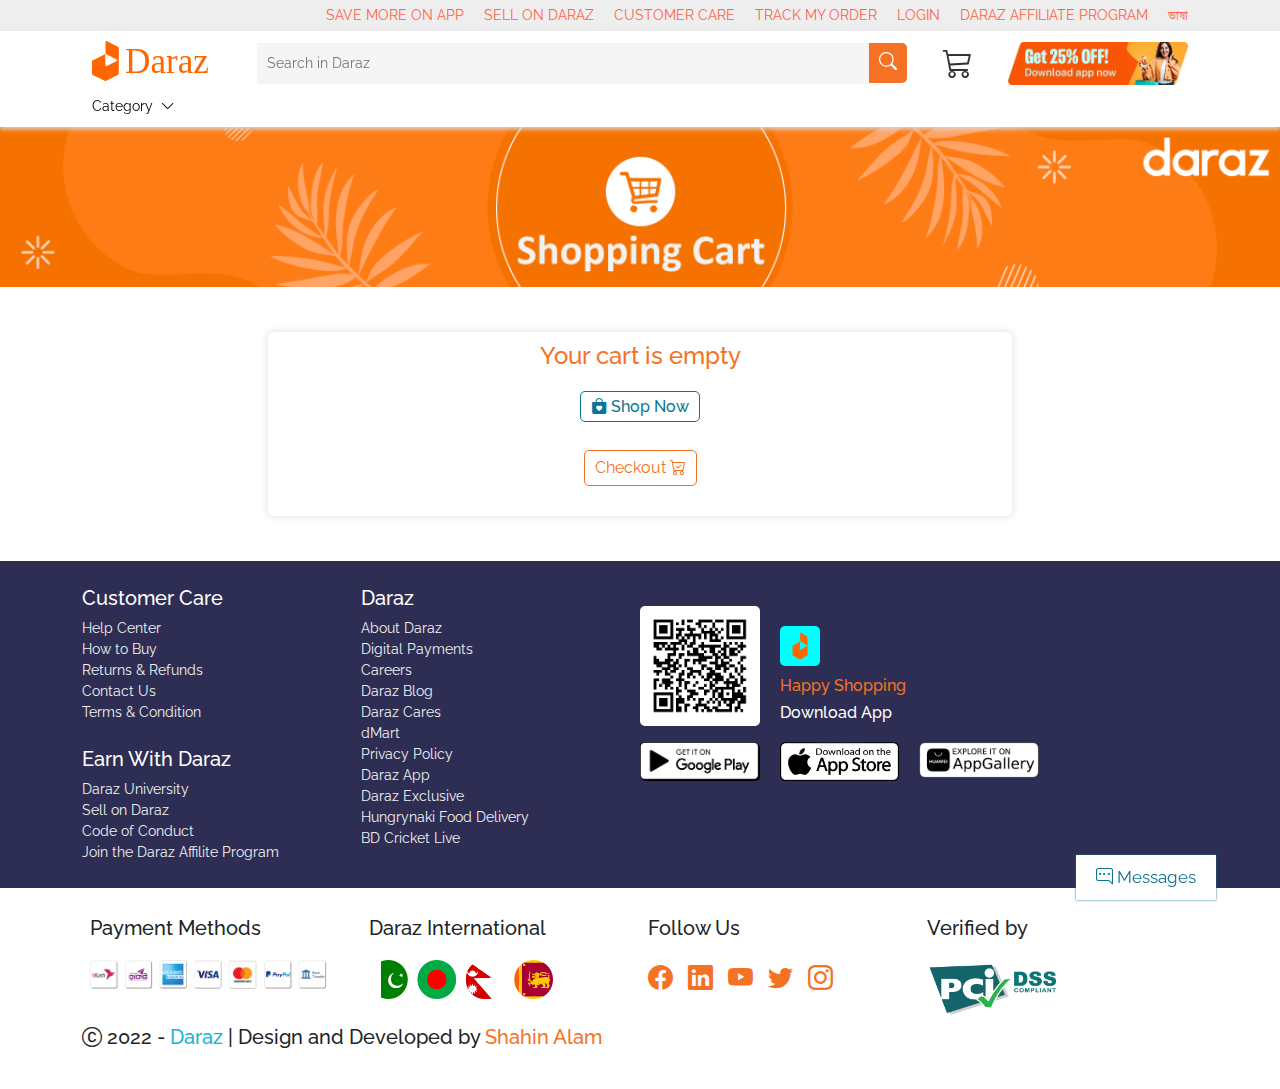
<file: cart.html>
<!DOCTYPE html>
<html lang="bn">
<head>
    <title>Cart | Daraz</title>
            <!-- meta -->
    <meta charset="UTF-8">
    <meta http-equiv="X-UA-Compatible" content="IE=edge">
    <meta name="viewport" content="width=device-width, initial-scale=1.0, user-scalable=no">
            <!-- link -->
    <link rel="shortcut icon" href="img/fav.png" type="image/x-icon">
    <link rel="stylesheet" href="https://cdn.jsdelivr.net/npm/bootstrap-icons@1.9.1/font/bootstrap-icons.css">
    <link rel="stylesheet" href="css/bootstrap.min.css">
    <link rel="stylesheet" href="css/cart.css">
            <!-- script -->
    <script src="js/jquery-3.6.0.min.js"></script>
    <script src="js/bootstrap.min.js"></script>
</head>
<body>
      <!-- codes for message box -->
<div id="message_box_wrapper">
  <button class="icon bi bi-chat-right-dots" onclick="document.querySelector('#message_box_wrapper .message_box').style.display='block';"> Messages</button>
  <div class="message_box">
    <div class="left_box">
      <h6 class="text-muted"><i class="bi bi-chat-right-dots"></i> Messages</h6>
      <div class="chats">
       <span>No chats for you</span>
      </div>
    </div>
    <div class="right_box">
      <h6>Daraz <button class="float-end bi bi-x-lg" onclick="document.querySelector('#message_box_wrapper .message_box').style.display='none';"></button></h6>
      <div class="chat_alert">
        <div class="bi bi-envelope-fill"></div>
        <a href="#">Use the App for exclusive offers!</a>
        <p>Once you start a new conversation, you'll see it listed here.</p>
        <div class="reg">
          <a href="login.html">Login</a> / <a href="#">Sign Up</a>
        </div>
      </div>
    </div>
  </div>
</div>


      <!-- codes for topBar section -->
<div id="topBar">
  <div class="container">
    <ul>
      <li><a href="#">SAVE MORE ON APP</a></li>
      <li><a href="#">SELL ON DARAZ</a></li>
      <li><a href="#">CUSTOMER CARE</a></li>
      <li><a href="#">TRACK MY ORDER</a></li>
      <li><a href="login.html">LOGIN</a></li>
      <li><a href="#">DARAZ AFFILIATE PROGRAM</a></li>
      <li><a href="javascript:void(0)">ভাষা</a></li>
    </ul>
  </div>
      <!-- app banner -->
  <div class="app_banner">
    <img src="img/fav.png" alt="logo">
    <p>অ্যাপে প্রথম অর্ডারে আকর্ষণীয় ভাউচার  <br>  ডাউনলোড করুন দারাজ অ্যাপ</p>
    <a href="javascript:void(0)">ডাউনলোড করুন</a>
  </div>
</div>

      <!-- codes for mobile nav section -->
<div id="mobile_nav">
  <a href="index.html" class="mobile_nav_item"><i class="bi bi-house-door"></i></a>
  <a href="categories.html" class="mobile_nav_item"><i class="bi bi-grid"></i></a>
  <a href="cart.html" class="mobile_nav_item mobile_nav_active"><i class="bi bi-bag-heart-fill"></i> <span>Cart</span></a>
  <a href="login.html" class="mobile_nav_item"><i class="bi bi-person"></i></a>
</div>

      <!-- codes for header section -->
<header>
  <div class="container">
    <a href="index.html" class="header_logo"><img src="img/logo.svg" alt="Logo" width="100%"></a>
    <div class="header_search_wrapper">
      <input type="search" name="search_product" id="search_product" placeholder="Search in Daraz">
      <div class="search_button" onclick="product_search()"><i class="bi bi-search"></i></div>
    </div>
    <div class="cart_button" title="Cart">
      <a href="cart.html" class="bi bi-cart3"></a>
    </div>
    <a href="javascript:void(0)" class="getApp"> <img src="img/app_banner.png" alt="App Banner" width="180px"> </a>
  </div>
  <div class="container position-relative">
    <button class="cat_btn" onclick="document.querySelector('header #category').classList.toggle('show');  document.querySelector('header .cat_btn span').classList.toggle('bi-chevron-up');">Category <span class="bi bi-chevron-down ms-1"></span></button>
      <!-- category section -->
    <div id="category">
        <div class="main_menu">
            <ul>
            <li>Menu 1  <span class="float-end bi bi-chevron-right"></span>
                <!-- Submenu -->
                <div class="sub_menu">
                <ul>
                    <li>Submenu 1  <span class="float-end bi bi-chevron-right"></span>
                        <!-- links -->
                    <div class="links">
                        <ul>
                        <li><a href="categories.html">Link 1</a></li>
                        <li><a href="categories.html">Link 1</a></li>
                        <li><a href="categories.html">Link 1</a></li>
                        <li><a href="categories.html">Link 1</a></li>
                        <li><a href="categories.html">Link 1</a></li>
                        <li><a href="categories.html">Link 1</a></li>
                        <li><a href="categories.html">Link 1</a></li>
                        <li><a href="categories.html">Link 1</a></li>
                        </ul>
                    </div> <!-- end links -->
                    </li>
                    
                    <li>Submenu 1  <span class="float-end bi bi-chevron-right"></span>
                        <!-- links -->
                    <div class="links">
                        <ul>
                        <li><a href="categories.html">Link 2</a></li>
                        <li><a href="categories.html">Link 2</a></li>
                        <li><a href="categories.html">Link 2</a></li>
                        <li><a href="categories.html">Link 2</a></li>
                        <li><a href="categories.html">Link 2</a></li>
                        <li><a href="categories.html">Link 2</a></li>
                        </ul>
                    </div> <!-- end links -->
                    </li>
                    
                    <li>Submenu 1  <span class="float-end bi bi-chevron-right"></span>
                        <!-- links -->
                    <div class="links">
                        <ul>
                        <li><a href="categories.html">Link 3</a></li>
                        <li><a href="categories.html">Link 3</a></li>
                        <li><a href="categories.html">Link 3</a></li>
                        <li><a href="categories.html">Link 3</a></li>
                        <li><a href="categories.html">Link 3</a></li>
                        <li><a href="categories.html">Link 3</a></li>
                        <li><a href="categories.html">Link 3</a></li>
                        <li><a href="categories.html">Link 3</a></li>
                        </ul>
                    </div> <!-- end links -->
                    </li>
                    
                    <li>Submenu 1  <span class="float-end bi bi-chevron-right"></span>
                        <!-- links -->
                    <div class="links">
                        <ul>
                        <li><a href="categories.html">Link 4</a></li>
                        <li><a href="categories.html">Link 4</a></li>
                        <li><a href="categories.html">Link 4</a></li>
                        <li><a href="categories.html">Link 4</a></li>
                        <li><a href="categories.html">Link 4</a></li>
                        </ul>
                    </div> <!-- end links -->
                    </li>
                    
                    <li>Submenu 1  <span class="float-end bi bi-chevron-right"></span>
                        <!-- links -->
                    <div class="links">
                        <ul>
                        <li><a href="categories.html">Link 5</a></li>
                        <li><a href="categories.html">Link 5</a></li>
                        <li><a href="categories.html">Link 5</a></li>
                        <li><a href="categories.html">Link 5</a></li>
                        <li><a href="categories.html">Link 5</a></li>
                        <li><a href="categories.html">Link 5</a></li>
                        <li><a href="categories.html">Link 5</a></li>
                        <li><a href="categories.html">Link 5</a></li>
                        <li><a href="categories.html">Link 5</a></li>
                        <li><a href="categories.html">Link 5</a></li>
                        </ul>
                    </div> <!-- end links -->
                    </li>
                    
                    <li>Submenu 1  <span class="float-end bi bi-chevron-right"></span>
                        <!-- links -->
                    <div class="links">
                        <ul>
                        <li><a href="categories.html">Link 6</a></li>
                        <li><a href="categories.html">Link 6</a></li>
                        <li><a href="categories.html">Link 6</a></li>
                        </ul>
                    </div> <!-- end links -->
                    </li>
                    
                    <li>Submenu 1  <span class="float-end bi bi-chevron-right"></span>
                        <!-- links -->
                    <div class="links">
                        <ul>
                        <li><a href="categories.html">Link 7</a></li>
                        <li><a href="categories.html">Link 7</a></li>
                        <li><a href="categories.html">Link 7</a></li>
                        <li><a href="categories.html">Link 7</a></li>
                        <li><a href="categories.html">Link 7</a></li>
                        <li><a href="categories.html">Link 7</a></li>
                        <li><a href="categories.html">Link 7</a></li>
                        </ul>
                    </div> <!-- end links -->
                    </li>
                    
                    <li>Submenu 1  <span class="float-end bi bi-chevron-right"></span>
                        <!-- links -->
                    <div class="links">
                        <ul>
                        <li><a href="categories.html">Link 8</a></li>
                        <li><a href="categories.html">Link 8</a></li>
                        <li><a href="categories.html">Link 8</a></li>
                        <li><a href="categories.html">Link 8</a></li>
                        <li><a href="categories.html">Link 8</a></li>
                        <li><a href="categories.html">Link 8</a></li>
                        </ul>
                    </div> <!-- end links -->
                    </li>
                </ul>
                </div> <!-- end Submenu -->
            </li>
            
            <li>Menu 2  <span class="float-end bi bi-chevron-right"></span>
                <!-- Submenu -->
                <div class="sub_menu">
                <ul>
                    <li>Submenu 2  <span class="float-end bi bi-chevron-right"></span>
                        <!-- links -->
                    <div class="links">
                        <ul>
                        <li><a href="categories.html">Link 1</a></li>
                        <li><a href="categories.html">Link 1</a></li>
                        <li><a href="categories.html">Link 1</a></li>
                        <li><a href="categories.html">Link 1</a></li>
                        <li><a href="categories.html">Link 1</a></li>
                        <li><a href="categories.html">Link 1</a></li>
                        <li><a href="categories.html">Link 1</a></li>
                        <li><a href="categories.html">Link 1</a></li>
                        <li><a href="categories.html">Link 1</a></li>
                        </ul>
                    </div> <!-- end links -->
                    </li>
                    
                    <li>Submenu 2  <span class="float-end bi bi-chevron-right"></span>
                        <!-- links -->
                    <div class="links">
                        <ul>
                        <li><a href="categories.html">Link 2</a></li>
                        <li><a href="categories.html">Link 2</a></li>
                        <li><a href="categories.html">Link 2</a></li>
                        <li><a href="categories.html">Link 2</a></li>
                        </ul>
                    </div> <!-- end links -->
                    </li>
                    
                    <li>Submenu 2  <span class="float-end bi bi-chevron-right"></span>
                        <!-- links -->
                    <div class="links">
                        <ul>
                        <li><a href="categories.html">Link 3</a></li>
                        <li><a href="categories.html">Link 3</a></li>
                        <li><a href="categories.html">Link 3</a></li>
                        <li><a href="categories.html">Link 3</a></li>
                        <li><a href="categories.html">Link 3</a></li>
                        <li><a href="categories.html">Link 3</a></li>
                        <li><a href="categories.html">Link 3</a></li>
                        <li><a href="categories.html">Link 3</a></li>
                        <li><a href="categories.html">Link 3</a></li>
                        <li><a href="categories.html">Link 3</a></li>
                        <li><a href="categories.html">Link 3</a></li>
                        <li><a href="categories.html">Link 3</a></li>
                        </ul>
                    </div> <!-- end links -->
                    </li>
                    
                    <li>Submenu 2  <span class="float-end bi bi-chevron-right"></span>
                        <!-- links -->
                    <div class="links">
                        <ul>
                        <li><a href="categories.html">Link 4</a></li>
                        <li><a href="categories.html">Link 4</a></li>
                        <li><a href="categories.html">Link 4</a></li>
                        </ul>
                    </div> <!-- end links -->
                    </li>
                    
                    <li>Submenu 2  <span class="float-end bi bi-chevron-right"></span>
                        <!-- links -->
                    <div class="links">
                        <ul>
                        <li><a href="categories.html">Link 5</a></li>
                        <li><a href="categories.html">Link 5</a></li>
                        <li><a href="categories.html">Link 5</a></li>
                        <li><a href="categories.html">Link 5</a></li>
                        <li><a href="categories.html">Link 5</a></li>
                        <li><a href="categories.html">Link 5</a></li>
                        <li><a href="categories.html">Link 5</a></li>
                        <li><a href="categories.html">Link 5</a></li>
                        </ul>
                    </div> <!-- end links -->
                    </li>
                    
                    <li>Submenu 2  <span class="float-end bi bi-chevron-right"></span>
                        <!-- links -->
                    <div class="links">
                        <ul>
                        <li><a href="categories.html">Link 6</a></li>
                        <li><a href="categories.html">Link 6</a></li>
                        <li><a href="categories.html">Link 6</a></li>
                        <li><a href="categories.html">Link 6</a></li>
                        <li><a href="categories.html">Link 6</a></li>
                        </ul>
                    </div> <!-- end links -->
                    </li>
                </ul>
                </div> <!-- end Submenu -->
            </li>
            
            <li>Menu 3  <span class="float-end bi bi-chevron-right"></span>
                <!-- Submenu -->
                <div class="sub_menu">
                <ul>
                    <li>Submenu 3  <span class="float-end bi bi-chevron-right"></span>
                        <!-- links -->
                    <div class="links">
                        <ul>
                        <li><a href="categories.html">Link 1</a></li>
                        <li><a href="categories.html">Link 1</a></li>
                        <li><a href="categories.html">Link 1</a></li>
                        <li><a href="categories.html">Link 1</a></li>
                        <li><a href="categories.html">Link 1</a></li>
                        </ul>
                    </div> <!-- end links -->
                    </li>
                    
                    <li>Submenu 3  <span class="float-end bi bi-chevron-right"></span>
                        <!-- links -->
                    <div class="links">
                        <ul>
                        <li><a href="categories.html">Link 2</a></li>
                        <li><a href="categories.html">Link 2</a></li>
                        <li><a href="categories.html">Link 2</a></li>
                        <li><a href="categories.html">Link 2</a></li>
                        <li><a href="categories.html">Link 2</a></li>
                        <li><a href="categories.html">Link 2</a></li>
                        </ul>
                    </div> <!-- end links -->
                    </li>
                    
                    <li>Submenu 3  <span class="float-end bi bi-chevron-right"></span>
                        <!-- links -->
                    <div class="links">
                        <ul>
                        <li><a href="categories.html">Link 3</a></li>
                        <li><a href="categories.html">Link 3</a></li>
                        <li><a href="categories.html">Link 3</a></li>
                        </ul>
                    </div> <!-- end links -->
                    </li>
                </ul>
                </div> <!-- end Submenu -->
            </li>
            
            <li>Menu 4  <span class="float-end bi bi-chevron-right"></span>
                <!-- Submenu -->
                <div class="sub_menu">
                <ul>
                    <li>Submenu 4  <span class="float-end bi bi-chevron-right"></span>
                        <!-- links -->
                    <div class="links">
                        <ul>
                        <li><a href="categories.html">Link 1</a></li>
                        <li><a href="categories.html">Link 1</a></li>
                        <li><a href="categories.html">Link 1</a></li>
                        <li><a href="categories.html">Link 1</a></li>
                        </ul>
                    </div> <!-- end links -->
                    </li>
                    
                    <li>Submenu 4  <span class="float-end bi bi-chevron-right"></span>
                        <!-- links -->
                    <div class="links">
                        <ul>
                        <li><a href="categories.html">Link 2</a></li>
                        <li><a href="categories.html">Link 2</a></li>
                        <li><a href="categories.html">Link 2</a></li>
                        <li><a href="categories.html">Link 2</a></li>
                        <li><a href="categories.html">Link 2</a></li>
                        <li><a href="categories.html">Link 2</a></li>
                        </ul>
                    </div> <!-- end links -->
                    </li>
                    
                    <li>Submenu 4  <span class="float-end bi bi-chevron-right"></span>
                        <!-- links -->
                    <div class="links">
                        <ul>
                        <li><a href="categories.html">Link 3</a></li>
                        <li><a href="categories.html">Link 3</a></li>
                        <li><a href="categories.html">Link 3</a></li>
                        <li><a href="categories.html">Link 3</a></li>
                        <li><a href="categories.html">Link 3</a></li>
                        <li><a href="categories.html">Link 3</a></li>
                        <li><a href="categories.html">Link 3</a></li>
                        <li><a href="categories.html">Link 3</a></li>
                        </ul>
                    </div> <!-- end links -->
                    </li>
                    
                    <li>Submenu 4  <span class="float-end bi bi-chevron-right"></span>
                        <!-- links -->
                    <div class="links">
                        <ul>
                        <li><a href="categories.html">Link 4</a></li>
                        <li><a href="categories.html">Link 4</a></li>
                        <li><a href="categories.html">Link 4</a></li>
                        <li><a href="categories.html">Link 4</a></li>
                        <li><a href="categories.html">Link 4</a></li>
                        </ul>
                    </div> <!-- end links -->
                    </li>
                    
                    <li>Submenu 4  <span class="float-end bi bi-chevron-right"></span>
                        <!-- links -->
                    <div class="links">
                        <ul>
                        <li><a href="categories.html">Link 5</a></li>
                        <li><a href="categories.html">Link 5</a></li>
                        <li><a href="categories.html">Link 5</a></li>
                        <li><a href="categories.html">Link 5</a></li>
                        <li><a href="categories.html">Link 5</a></li>
                        <li><a href="categories.html">Link 5</a></li>
                        <li><a href="categories.html">Link 5</a></li>
                        <li><a href="categories.html">Link 5</a></li>
                        <li><a href="categories.html">Link 5</a></li>
                        <li><a href="categories.html">Link 5</a></li>
                        </ul>
                    </div> <!-- end links -->
                    </li>
                    
                    <li>Submenu 4  <span class="float-end bi bi-chevron-right"></span>
                        <!-- links -->
                    <div class="links">
                        <ul>
                        <li><a href="categories.html">Link 6</a></li>
                        <li><a href="categories.html">Link 6</a></li>
                        <li><a href="categories.html">Link 6</a></li>
                        </ul>
                    </div> <!-- end links -->
                    </li>
                    
                    <li>Submenu 4  <span class="float-end bi bi-chevron-right"></span>
                        <!-- links -->
                    <div class="links">
                        <ul>
                        <li><a href="categories.html">Link 7</a></li>
                        <li><a href="categories.html">Link 7</a></li>
                        <li><a href="categories.html">Link 7</a></li>
                        <li><a href="categories.html">Link 7</a></li>
                        <li><a href="categories.html">Link 7</a></li>
                        <li><a href="categories.html">Link 7</a></li>
                        <li><a href="categories.html">Link 7</a></li>
                        </ul>
                    </div> <!-- end links -->
                    </li>
                </ul>
                </div> <!-- end Submenu -->
            </li>
            
            <li>Menu 5  <span class="float-end bi bi-chevron-right"></span>
                <!-- Submenu -->
                <div class="sub_menu">
                <ul>
                    <li>Submenu 5  <span class="float-end bi bi-chevron-right"></span>
                        <!-- links -->
                    <div class="links">
                        <ul>
                        <li><a href="categories.html">Link 1</a></li>
                        <li><a href="categories.html">Link 1</a></li>
                        <li><a href="categories.html">Link 1</a></li>
                        <li><a href="categories.html">Link 1</a></li>
                        <li><a href="categories.html">Link 1</a></li>
                        <li><a href="categories.html">Link 1</a></li>
                        <li><a href="categories.html">Link 1</a></li>
                        <li><a href="categories.html">Link 1</a></li>
                        </ul>
                    </div> <!-- end links -->
                    </li>
                    
                    <li>Submenu 5  <span class="float-end bi bi-chevron-right"></span>
                        <!-- links -->
                    <div class="links">
                        <ul>
                        <li><a href="categories.html">Link 2</a></li>
                        <li><a href="categories.html">Link 2</a></li>
                        <li><a href="categories.html">Link 2</a></li>
                        <li><a href="categories.html">Link 2</a></li>
                        <li><a href="categories.html">Link 2</a></li>
                        <li><a href="categories.html">Link 2</a></li>
                        </ul>
                    </div> <!-- end links -->
                    </li>
                    
                    <li>Submenu 5  <span class="float-end bi bi-chevron-right"></span>
                        <!-- links -->
                    <div class="links">
                        <ul>
                        <li><a href="categories.html">Link 3</a></li>
                        <li><a href="categories.html">Link 3</a></li>
                        <li><a href="categories.html">Link 3</a></li>
                        <li><a href="categories.html">Link 3</a></li>
                        <li><a href="categories.html">Link 3</a></li>
                        <li><a href="categories.html">Link 3</a></li>
                        <li><a href="categories.html">Link 3</a></li>
                        <li><a href="categories.html">Link 3</a></li>
                        </ul>
                    </div> <!-- end links -->
                    </li>
                    
                    <li>Submenu 5  <span class="float-end bi bi-chevron-right"></span>
                        <!-- links -->
                    <div class="links">
                        <ul>
                        <li><a href="categories.html">Link 4</a></li>
                        <li><a href="categories.html">Link 4</a></li>
                        <li><a href="categories.html">Link 4</a></li>
                        <li><a href="categories.html">Link 4</a></li>
                        <li><a href="categories.html">Link 4</a></li>
                        </ul>
                    </div> <!-- end links -->
                    </li>
                </ul>
                </div> <!-- end Submenu -->
            </li>
            </ul>
        </div>
    </div><!-- category -->
</div>
      <script>
        $(window).scroll(function(){
          if ($(this).scrollTop() > 500) {
          $('header').addClass('sticky_header');
          } else {
              $('header').removeClass('sticky_header');
          }
        });
      </script>
</header>

            <!-- codes for banner section -->
<img src="img/cart_banner.png" alt="banner" width="100%">

            <!-- codes for cart section -->
<section id="cart">
  <div class="container">
      <div class="row">
        <div class="col-lg-8 mx-auto">
          <div class="cart_wrapper">
            <div class="productsOnCart">
              <ul id="buyItems">
                  <h4 class="empty"></h4>
                  <!-- product will show here -->
              </ul>
              <div class="text-center"><a href="#" class="checkout_btn">Checkout <i class="bi bi-cart-check"></i></a></div>
            </div>
          </div>
        </div>
      </div>
  </div><!-- container -->
</section><!-- cart section -->

        <!-- codes for footer section -->
<footer>
  <!-- footer links -->
  <div id="footer_links">
    <div class="container">
      <div class="row">
        <div class="col-lg-3 col-md-6">
          <h5>Customer Care</h5>
          <ul>
            <li><a href="#">Help Center</a></li>
            <li><a href="#">How to Buy</a></li>
            <li><a href="#">Returns & Refunds</a></li>
            <li><a href="contact_us.html">Contact Us</a></li>
            <li><a href="#">Terms & Condition</a></li>
          </ul>
          <h5 class="mt-4">Earn With Daraz</h5>
          <ul>
            <li><a href="#">Daraz University</a></li>
            <li><a href="#">Sell on Daraz</a></li>
            <li><a href="#">Code of Conduct</a></li>
            <li><a href="#">Join the Daraz Affilite Program</a></li>
          </ul>
        </div>
        <div class="col-lg-3 col-md-6">
          <h5>Daraz</h5>
          <ul>
            <li><a href="about_us.html">About Daraz</a></li>
            <li><a href="#">Digital Payments</a></li>
            <li><a href="#">Careers</a></li>
            <li><a href="blog.html">Daraz Blog</a></li>
            <li><a href="#">Daraz Cares</a></li>
            <li><a href="#">dMart</a></li>
            <li><a href="#">Privacy Policy</a></li>
            <li><a href="#">Daraz App</a></li>
            <li><a href="#">Daraz Exclusive</a></li>
            <li><a href="#">Hungrynaki Food Delivery</a></li>
            <li><a href="#">BD Cricket Live</a></li>
          </ul>
        </div>
        <div class="col-lg-6 app_download">
          <img src="img/daraz_app_download_qr_code.png" alt="QR Code" class="qr_for_app">
          <div class="item">
            <img src="img/fav.png" alt="logo">
            <h6>Happy Shopping</h6>
            <h6 class="text-white">Download App</h6>
          </div>
          <ul>
            <li><a href="#"><img src="img/app_download_google_play.png" alt="Google Play" width="100%"></a></li>
            <li><a href="#"><img src="img/app_download_app_store.png" alt="App Store" width="100%"></a></li>
            <li><a href="#"><img src="img/app_download_app_gallery.png" alt="App Gallery" width="100%"></a></li>
          </ul>
        </div>
      </div>
    </div>
  </div>
  <!-- footer payments -->
  <div id="footer_payments">
    <div class="container">
      <div class="row">
        <div class="col-lg-3 col-md-6 p-2">
          <h5>Payment Methods</h5>
          <img src="img/payment_gateway.png" alt="payment gateway" width="90%">
        </div>
        <div class="col-lg-3 col-md-6 p-2">
          <h5>Daraz International</h5>
          <img src="img/flags.png" alt="International Marketplace" width="70%">
        </div>
        <div class="col-lg-3 col-md-6 p-2">
          <h5>Follow Us</h5>
          <ul>
            <li><a href="#"><i class="bi bi-facebook"></i></a></li>
            <li><a href="#"><i class="bi bi-linkedin"></i></a></li>
            <li><a href="#"><i class="bi bi-youtube"></i></a></li>
            <li><a href="#"><i class="bi bi-twitter"></i></a></li>
            <li><a href="#"><i class="bi bi-instagram"></i></a></li>
          </ul>
        </div>
        <div class="col-lg-3 col-md-6 p-2">
          <h5>Verified by</h5>
          <img src="img/pci_dss_logo.png" alt="pci dss logo" width="50%">
        </div>
      </div>
      <h5><i class="bi bi-c-circle"></i> 2022 - <span style="color: #19B2D7; font-weight: 500;">Daraz</span> | Design and Developed by <a href="https://facebook.com/j.shahinalam" target="_blank" style="color: #f57224; font-weight: 500;">Shahin Alam</a></h5>
    </div>
  </div>
</footer>

</body>
</html>

  <!-- linked shopping cart -->
<script src="js/shopping-cart.js"></script>
</file>
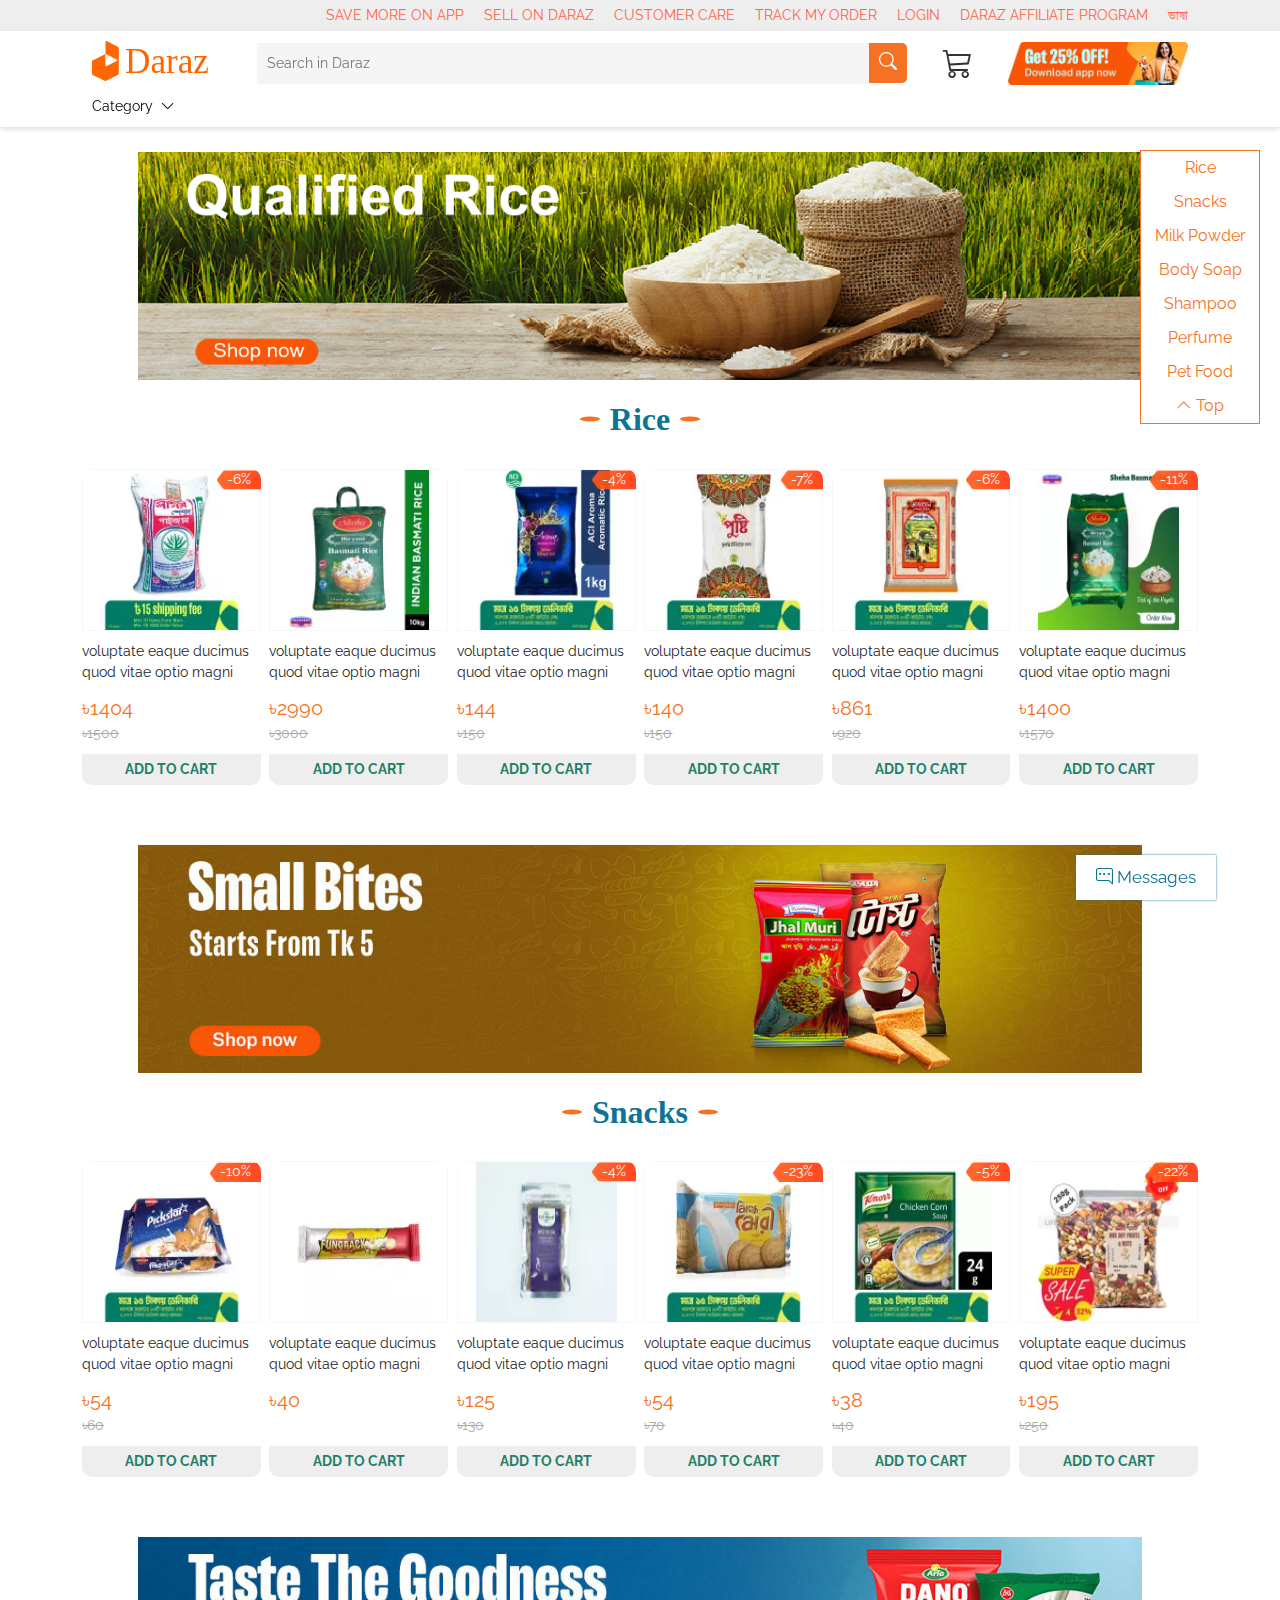
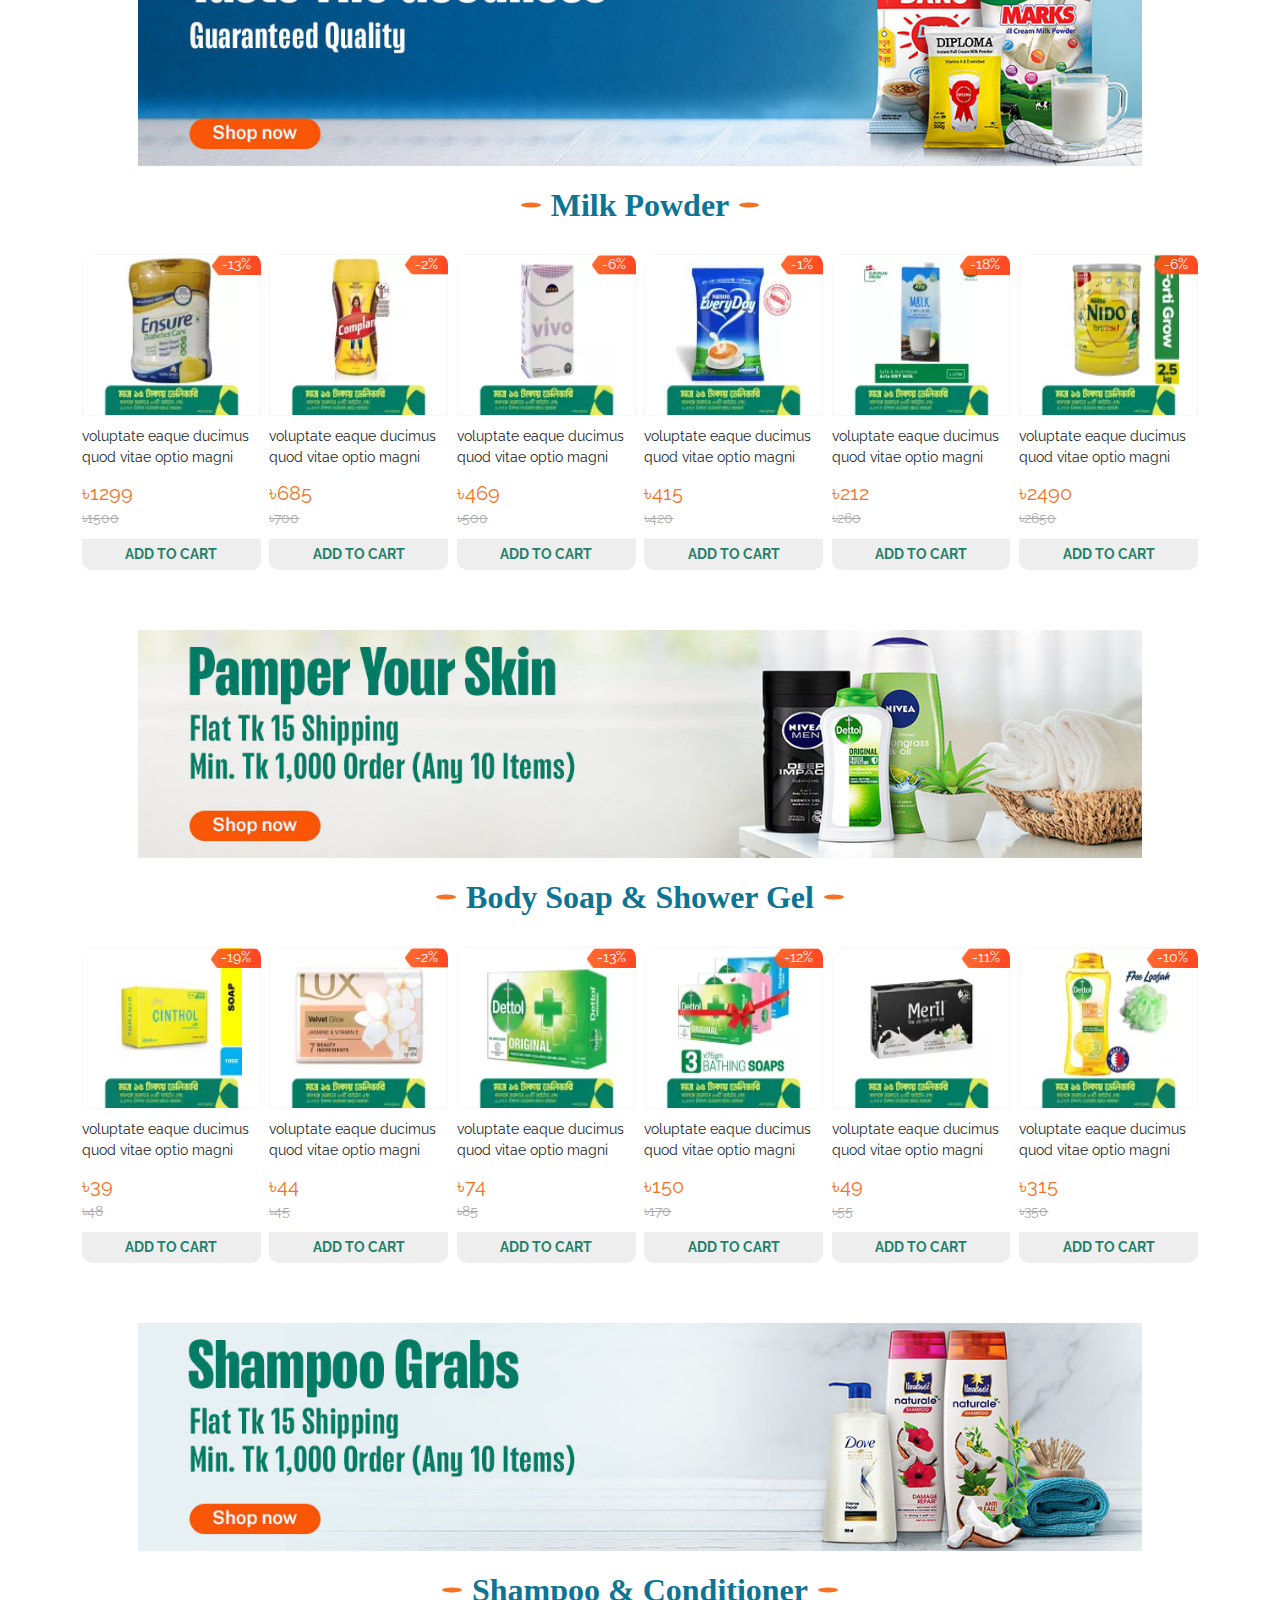
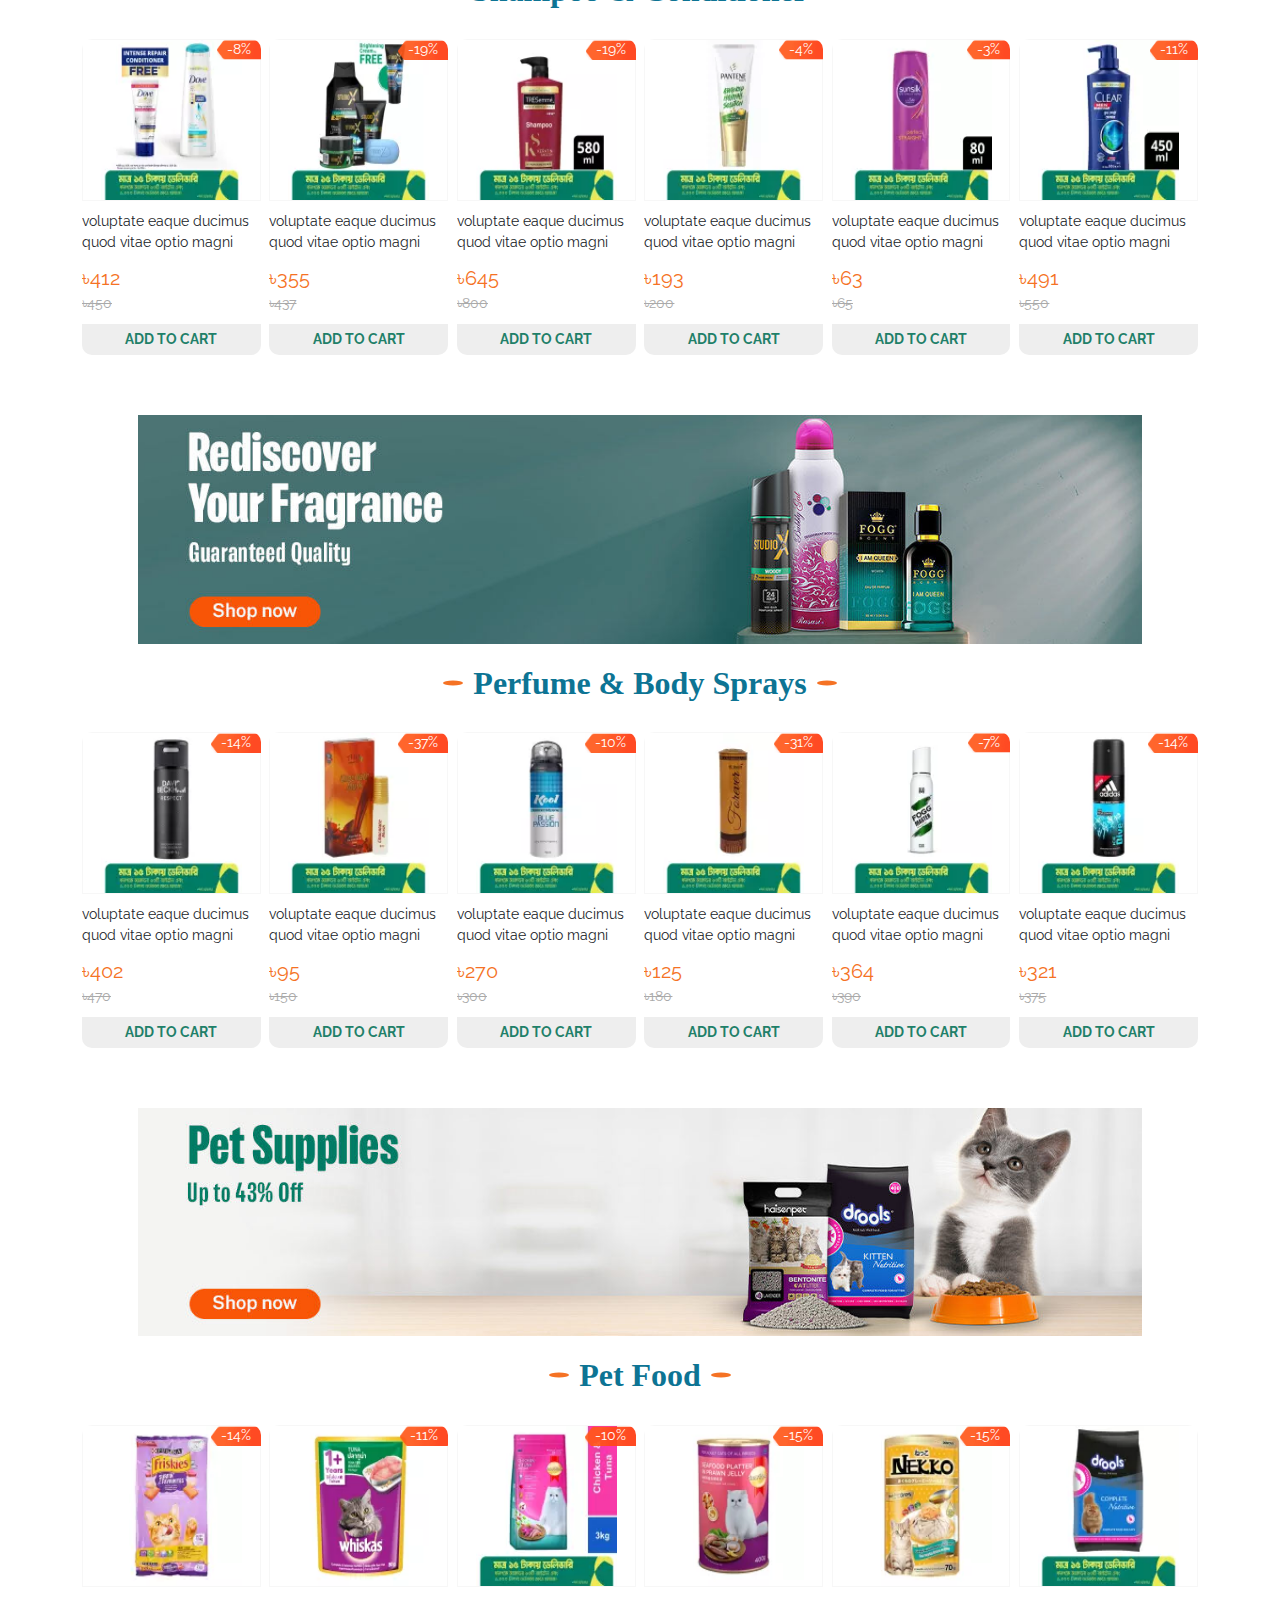
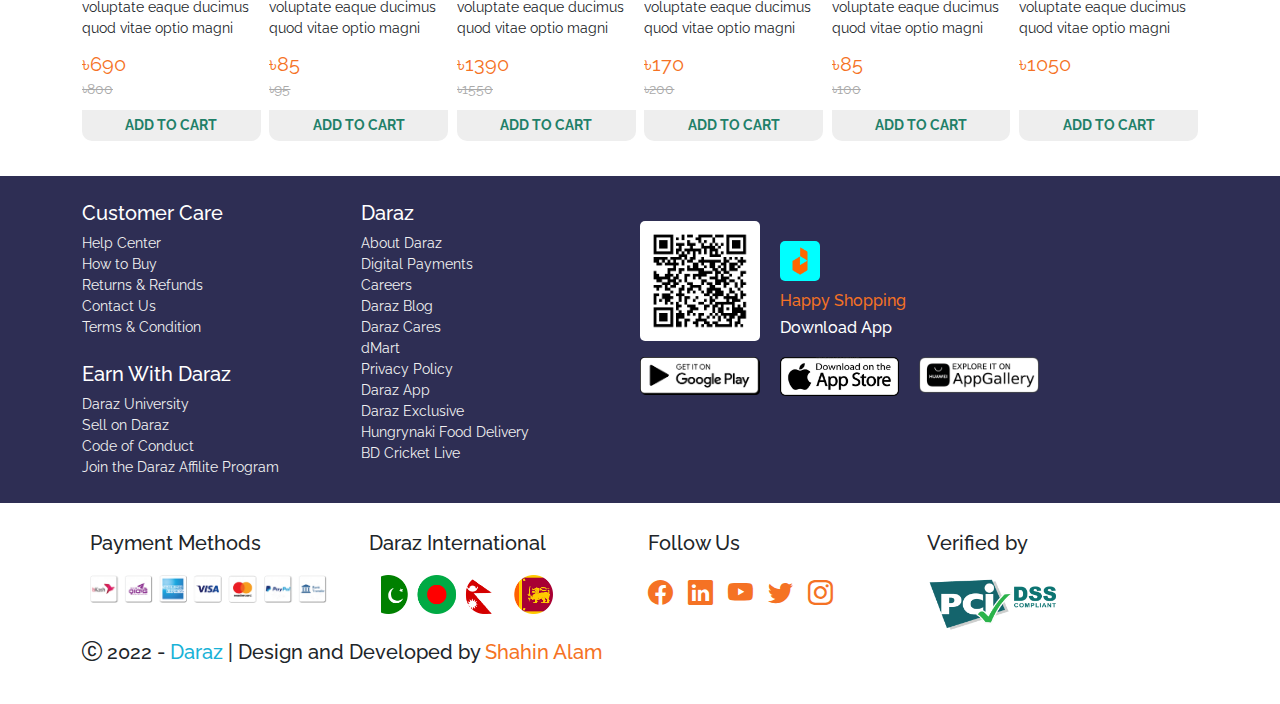
<file: categories.html>
<!DOCTYPE html>
<html lang="bn">
<head>
    <title>Categories | Daraz</title>
            <!-- meta -->
    <meta charset="UTF-8">
    <meta http-equiv="X-UA-Compatible" content="IE=edge">
    <meta name="viewport" content="width=device-width, initial-scale=1.0, user-scalable=no">
            <!-- link -->
    <link rel="shortcut icon" href="img/fav.png" type="image/x-icon">
    <link rel="stylesheet" href="https://cdn.jsdelivr.net/npm/bootstrap-icons@1.9.1/font/bootstrap-icons.css">
    <link rel="stylesheet" href="css/bootstrap.min.css">
    <link rel="stylesheet" href="css/categories.css">
            <!-- script -->
    <script src="js/jquery-3.6.0.min.js"></script>
    <script src="js/bootstrap.min.js"></script>
</head>
<body>
      <!-- codes for message box -->
<div id="message_box_wrapper">
  <button class="icon bi bi-chat-right-dots" onclick="document.querySelector('#message_box_wrapper .message_box').style.display='block';"> Messages</button>
  <div class="message_box">
    <div class="left_box">
      <h6 class="text-muted"><i class="bi bi-chat-right-dots"></i> Messages</h6>
      <div class="chats">
       <span>No chats for you</span>
      </div>
    </div>
    <div class="right_box">
      <h6>Daraz <button class="float-end bi bi-x-lg" onclick="document.querySelector('#message_box_wrapper .message_box').style.display='none';"></button></h6>
      <div class="chat_alert">
        <div class="bi bi-envelope-fill"></div>
        <a href="#">Use the App for exclusive offers!</a>
        <p>Once you start a new conversation, you'll see it listed here.</p>
        <div class="reg">
          <a href="login.html">Login</a> / <a href="#">Sign Up</a>
        </div>
      </div>
    </div>
  </div>
</div>

      <!-- codes for topBar section -->
<div id="topBar">
  <div class="container">
    <ul>
      <li><a href="#">SAVE MORE ON APP</a></li>
      <li><a href="#">SELL ON DARAZ</a></li>
      <li><a href="#">CUSTOMER CARE</a></li>
      <li><a href="#">TRACK MY ORDER</a></li>
      <li><a href="login.html">LOGIN</a></li>
      <li><a href="#">DARAZ AFFILIATE PROGRAM</a></li>
      <li><a href="javascript:void(0)">ভাষা</a></li>
    </ul>
  </div>
      <!-- app banner -->
  <div class="app_banner">
    <img src="img/fav.png" alt="logo">
    <p>অ্যাপে প্রথম অর্ডারে আকর্ষণীয় ভাউচার  <br>  ডাউনলোড করুন দারাজ অ্যাপ</p>
    <a href="javascript:void(0)">ডাউনলোড করুন</a>
  </div>
</div>

      <!-- codes for mobile nav section -->
<div id="mobile_nav">
  <a href="index.html" class="mobile_nav_item"><i class="bi bi-house-door"></i></a>
  <a href="categories.html" class="mobile_nav_item mobile_nav_active"><i class="bi bi-grid-fill"></i> <span>Categories</span></a>
  <a href="cart.html" class="mobile_nav_item"><i class="bi bi-bag-heart"></i></a>
  <a href="login.html" class="mobile_nav_item"><i class="bi bi-person"></i></a>
</div>

      <!-- codes for header section -->
<header>
  <div class="container">
    <a href="index.html" class="header_logo"><img src="img/logo.svg" alt="Logo" width="100%"></a>
    <div class="header_search_wrapper">
      <input type="search" name="search_product" id="search_product" placeholder="Search in Daraz">
      <div class="search_button" onclick="product_search()"><i class="bi bi-search"></i></div>
    </div>
    <div class="cart_button" title="Cart">
      <a href="cart.html" class="bi bi-cart3"></a>
    </div>
    <a href="javascript:void(0)" class="getApp"> <img src="img/app_banner.png" alt="App Banner" width="180px"> </a>
  </div>
  <div class="container position-relative">
    <button class="cat_btn" onclick="document.querySelector('header #category').classList.toggle('show');  document.querySelector('header .cat_btn span').classList.toggle('bi-chevron-up');">Category <span class="bi bi-chevron-down ms-1"></span></button>
      <!-- category section -->
    <div id="category">
        <div class="main_menu">
            <ul>
            <li>Menu 1  <span class="float-end bi bi-chevron-right"></span>
                <!-- Submenu -->
                <div class="sub_menu">
                <ul>
                    <li>Submenu 1  <span class="float-end bi bi-chevron-right"></span>
                        <!-- links -->
                    <div class="links">
                        <ul>
                        <li><a href="categories.html">Link 1</a></li>
                        <li><a href="categories.html">Link 1</a></li>
                        <li><a href="categories.html">Link 1</a></li>
                        <li><a href="categories.html">Link 1</a></li>
                        <li><a href="categories.html">Link 1</a></li>
                        <li><a href="categories.html">Link 1</a></li>
                        <li><a href="categories.html">Link 1</a></li>
                        <li><a href="categories.html">Link 1</a></li>
                        </ul>
                    </div> <!-- end links -->
                    </li>
                    
                    <li>Submenu 1  <span class="float-end bi bi-chevron-right"></span>
                        <!-- links -->
                    <div class="links">
                        <ul>
                        <li><a href="categories.html">Link 2</a></li>
                        <li><a href="categories.html">Link 2</a></li>
                        <li><a href="categories.html">Link 2</a></li>
                        <li><a href="categories.html">Link 2</a></li>
                        <li><a href="categories.html">Link 2</a></li>
                        <li><a href="categories.html">Link 2</a></li>
                        </ul>
                    </div> <!-- end links -->
                    </li>
                    
                    <li>Submenu 1  <span class="float-end bi bi-chevron-right"></span>
                        <!-- links -->
                    <div class="links">
                        <ul>
                        <li><a href="categories.html">Link 3</a></li>
                        <li><a href="categories.html">Link 3</a></li>
                        <li><a href="categories.html">Link 3</a></li>
                        <li><a href="categories.html">Link 3</a></li>
                        <li><a href="categories.html">Link 3</a></li>
                        <li><a href="categories.html">Link 3</a></li>
                        <li><a href="categories.html">Link 3</a></li>
                        <li><a href="categories.html">Link 3</a></li>
                        </ul>
                    </div> <!-- end links -->
                    </li>
                    
                    <li>Submenu 1  <span class="float-end bi bi-chevron-right"></span>
                        <!-- links -->
                    <div class="links">
                        <ul>
                        <li><a href="categories.html">Link 4</a></li>
                        <li><a href="categories.html">Link 4</a></li>
                        <li><a href="categories.html">Link 4</a></li>
                        <li><a href="categories.html">Link 4</a></li>
                        <li><a href="categories.html">Link 4</a></li>
                        </ul>
                    </div> <!-- end links -->
                    </li>
                    
                    <li>Submenu 1  <span class="float-end bi bi-chevron-right"></span>
                        <!-- links -->
                    <div class="links">
                        <ul>
                        <li><a href="categories.html">Link 5</a></li>
                        <li><a href="categories.html">Link 5</a></li>
                        <li><a href="categories.html">Link 5</a></li>
                        <li><a href="categories.html">Link 5</a></li>
                        <li><a href="categories.html">Link 5</a></li>
                        <li><a href="categories.html">Link 5</a></li>
                        <li><a href="categories.html">Link 5</a></li>
                        <li><a href="categories.html">Link 5</a></li>
                        <li><a href="categories.html">Link 5</a></li>
                        <li><a href="categories.html">Link 5</a></li>
                        </ul>
                    </div> <!-- end links -->
                    </li>
                    
                    <li>Submenu 1  <span class="float-end bi bi-chevron-right"></span>
                        <!-- links -->
                    <div class="links">
                        <ul>
                        <li><a href="categories.html">Link 6</a></li>
                        <li><a href="categories.html">Link 6</a></li>
                        <li><a href="categories.html">Link 6</a></li>
                        </ul>
                    </div> <!-- end links -->
                    </li>
                    
                    <li>Submenu 1  <span class="float-end bi bi-chevron-right"></span>
                        <!-- links -->
                    <div class="links">
                        <ul>
                        <li><a href="categories.html">Link 7</a></li>
                        <li><a href="categories.html">Link 7</a></li>
                        <li><a href="categories.html">Link 7</a></li>
                        <li><a href="categories.html">Link 7</a></li>
                        <li><a href="categories.html">Link 7</a></li>
                        <li><a href="categories.html">Link 7</a></li>
                        <li><a href="categories.html">Link 7</a></li>
                        </ul>
                    </div> <!-- end links -->
                    </li>
                    
                    <li>Submenu 1  <span class="float-end bi bi-chevron-right"></span>
                        <!-- links -->
                    <div class="links">
                        <ul>
                        <li><a href="categories.html">Link 8</a></li>
                        <li><a href="categories.html">Link 8</a></li>
                        <li><a href="categories.html">Link 8</a></li>
                        <li><a href="categories.html">Link 8</a></li>
                        <li><a href="categories.html">Link 8</a></li>
                        <li><a href="categories.html">Link 8</a></li>
                        </ul>
                    </div> <!-- end links -->
                    </li>
                </ul>
                </div> <!-- end Submenu -->
            </li>
            
            <li>Menu 2  <span class="float-end bi bi-chevron-right"></span>
                <!-- Submenu -->
                <div class="sub_menu">
                <ul>
                    <li>Submenu 2  <span class="float-end bi bi-chevron-right"></span>
                        <!-- links -->
                    <div class="links">
                        <ul>
                        <li><a href="categories.html">Link 1</a></li>
                        <li><a href="categories.html">Link 1</a></li>
                        <li><a href="categories.html">Link 1</a></li>
                        <li><a href="categories.html">Link 1</a></li>
                        <li><a href="categories.html">Link 1</a></li>
                        <li><a href="categories.html">Link 1</a></li>
                        <li><a href="categories.html">Link 1</a></li>
                        <li><a href="categories.html">Link 1</a></li>
                        <li><a href="categories.html">Link 1</a></li>
                        </ul>
                    </div> <!-- end links -->
                    </li>
                    
                    <li>Submenu 2  <span class="float-end bi bi-chevron-right"></span>
                        <!-- links -->
                    <div class="links">
                        <ul>
                        <li><a href="categories.html">Link 2</a></li>
                        <li><a href="categories.html">Link 2</a></li>
                        <li><a href="categories.html">Link 2</a></li>
                        <li><a href="categories.html">Link 2</a></li>
                        </ul>
                    </div> <!-- end links -->
                    </li>
                    
                    <li>Submenu 2  <span class="float-end bi bi-chevron-right"></span>
                        <!-- links -->
                    <div class="links">
                        <ul>
                        <li><a href="categories.html">Link 3</a></li>
                        <li><a href="categories.html">Link 3</a></li>
                        <li><a href="categories.html">Link 3</a></li>
                        <li><a href="categories.html">Link 3</a></li>
                        <li><a href="categories.html">Link 3</a></li>
                        <li><a href="categories.html">Link 3</a></li>
                        <li><a href="categories.html">Link 3</a></li>
                        <li><a href="categories.html">Link 3</a></li>
                        <li><a href="categories.html">Link 3</a></li>
                        <li><a href="categories.html">Link 3</a></li>
                        <li><a href="categories.html">Link 3</a></li>
                        <li><a href="categories.html">Link 3</a></li>
                        </ul>
                    </div> <!-- end links -->
                    </li>
                    
                    <li>Submenu 2  <span class="float-end bi bi-chevron-right"></span>
                        <!-- links -->
                    <div class="links">
                        <ul>
                        <li><a href="categories.html">Link 4</a></li>
                        <li><a href="categories.html">Link 4</a></li>
                        <li><a href="categories.html">Link 4</a></li>
                        </ul>
                    </div> <!-- end links -->
                    </li>
                    
                    <li>Submenu 2  <span class="float-end bi bi-chevron-right"></span>
                        <!-- links -->
                    <div class="links">
                        <ul>
                        <li><a href="categories.html">Link 5</a></li>
                        <li><a href="categories.html">Link 5</a></li>
                        <li><a href="categories.html">Link 5</a></li>
                        <li><a href="categories.html">Link 5</a></li>
                        <li><a href="categories.html">Link 5</a></li>
                        <li><a href="categories.html">Link 5</a></li>
                        <li><a href="categories.html">Link 5</a></li>
                        <li><a href="categories.html">Link 5</a></li>
                        </ul>
                    </div> <!-- end links -->
                    </li>
                    
                    <li>Submenu 2  <span class="float-end bi bi-chevron-right"></span>
                        <!-- links -->
                    <div class="links">
                        <ul>
                        <li><a href="categories.html">Link 6</a></li>
                        <li><a href="categories.html">Link 6</a></li>
                        <li><a href="categories.html">Link 6</a></li>
                        <li><a href="categories.html">Link 6</a></li>
                        <li><a href="categories.html">Link 6</a></li>
                        </ul>
                    </div> <!-- end links -->
                    </li>
                </ul>
                </div> <!-- end Submenu -->
            </li>
            
            <li>Menu 3  <span class="float-end bi bi-chevron-right"></span>
                <!-- Submenu -->
                <div class="sub_menu">
                <ul>
                    <li>Submenu 3  <span class="float-end bi bi-chevron-right"></span>
                        <!-- links -->
                    <div class="links">
                        <ul>
                        <li><a href="categories.html">Link 1</a></li>
                        <li><a href="categories.html">Link 1</a></li>
                        <li><a href="categories.html">Link 1</a></li>
                        <li><a href="categories.html">Link 1</a></li>
                        <li><a href="categories.html">Link 1</a></li>
                        </ul>
                    </div> <!-- end links -->
                    </li>
                    
                    <li>Submenu 3  <span class="float-end bi bi-chevron-right"></span>
                        <!-- links -->
                    <div class="links">
                        <ul>
                        <li><a href="categories.html">Link 2</a></li>
                        <li><a href="categories.html">Link 2</a></li>
                        <li><a href="categories.html">Link 2</a></li>
                        <li><a href="categories.html">Link 2</a></li>
                        <li><a href="categories.html">Link 2</a></li>
                        <li><a href="categories.html">Link 2</a></li>
                        </ul>
                    </div> <!-- end links -->
                    </li>
                    
                    <li>Submenu 3  <span class="float-end bi bi-chevron-right"></span>
                        <!-- links -->
                    <div class="links">
                        <ul>
                        <li><a href="categories.html">Link 3</a></li>
                        <li><a href="categories.html">Link 3</a></li>
                        <li><a href="categories.html">Link 3</a></li>
                        </ul>
                    </div> <!-- end links -->
                    </li>
                </ul>
                </div> <!-- end Submenu -->
            </li>
            
            <li>Menu 4  <span class="float-end bi bi-chevron-right"></span>
                <!-- Submenu -->
                <div class="sub_menu">
                <ul>
                    <li>Submenu 4  <span class="float-end bi bi-chevron-right"></span>
                        <!-- links -->
                    <div class="links">
                        <ul>
                        <li><a href="categories.html">Link 1</a></li>
                        <li><a href="categories.html">Link 1</a></li>
                        <li><a href="categories.html">Link 1</a></li>
                        <li><a href="categories.html">Link 1</a></li>
                        </ul>
                    </div> <!-- end links -->
                    </li>
                    
                    <li>Submenu 4  <span class="float-end bi bi-chevron-right"></span>
                        <!-- links -->
                    <div class="links">
                        <ul>
                        <li><a href="categories.html">Link 2</a></li>
                        <li><a href="categories.html">Link 2</a></li>
                        <li><a href="categories.html">Link 2</a></li>
                        <li><a href="categories.html">Link 2</a></li>
                        <li><a href="categories.html">Link 2</a></li>
                        <li><a href="categories.html">Link 2</a></li>
                        </ul>
                    </div> <!-- end links -->
                    </li>
                    
                    <li>Submenu 4  <span class="float-end bi bi-chevron-right"></span>
                        <!-- links -->
                    <div class="links">
                        <ul>
                        <li><a href="categories.html">Link 3</a></li>
                        <li><a href="categories.html">Link 3</a></li>
                        <li><a href="categories.html">Link 3</a></li>
                        <li><a href="categories.html">Link 3</a></li>
                        <li><a href="categories.html">Link 3</a></li>
                        <li><a href="categories.html">Link 3</a></li>
                        <li><a href="categories.html">Link 3</a></li>
                        <li><a href="categories.html">Link 3</a></li>
                        </ul>
                    </div> <!-- end links -->
                    </li>
                    
                    <li>Submenu 4  <span class="float-end bi bi-chevron-right"></span>
                        <!-- links -->
                    <div class="links">
                        <ul>
                        <li><a href="categories.html">Link 4</a></li>
                        <li><a href="categories.html">Link 4</a></li>
                        <li><a href="categories.html">Link 4</a></li>
                        <li><a href="categories.html">Link 4</a></li>
                        <li><a href="categories.html">Link 4</a></li>
                        </ul>
                    </div> <!-- end links -->
                    </li>
                    
                    <li>Submenu 4  <span class="float-end bi bi-chevron-right"></span>
                        <!-- links -->
                    <div class="links">
                        <ul>
                        <li><a href="categories.html">Link 5</a></li>
                        <li><a href="categories.html">Link 5</a></li>
                        <li><a href="categories.html">Link 5</a></li>
                        <li><a href="categories.html">Link 5</a></li>
                        <li><a href="categories.html">Link 5</a></li>
                        <li><a href="categories.html">Link 5</a></li>
                        <li><a href="categories.html">Link 5</a></li>
                        <li><a href="categories.html">Link 5</a></li>
                        <li><a href="categories.html">Link 5</a></li>
                        <li><a href="categories.html">Link 5</a></li>
                        </ul>
                    </div> <!-- end links -->
                    </li>
                    
                    <li>Submenu 4  <span class="float-end bi bi-chevron-right"></span>
                        <!-- links -->
                    <div class="links">
                        <ul>
                        <li><a href="categories.html">Link 6</a></li>
                        <li><a href="categories.html">Link 6</a></li>
                        <li><a href="categories.html">Link 6</a></li>
                        </ul>
                    </div> <!-- end links -->
                    </li>
                    
                    <li>Submenu 4  <span class="float-end bi bi-chevron-right"></span>
                        <!-- links -->
                    <div class="links">
                        <ul>
                        <li><a href="categories.html">Link 7</a></li>
                        <li><a href="categories.html">Link 7</a></li>
                        <li><a href="categories.html">Link 7</a></li>
                        <li><a href="categories.html">Link 7</a></li>
                        <li><a href="categories.html">Link 7</a></li>
                        <li><a href="categories.html">Link 7</a></li>
                        <li><a href="categories.html">Link 7</a></li>
                        </ul>
                    </div> <!-- end links -->
                    </li>
                </ul>
                </div> <!-- end Submenu -->
            </li>
            
            <li>Menu 5  <span class="float-end bi bi-chevron-right"></span>
                <!-- Submenu -->
                <div class="sub_menu">
                <ul>
                    <li>Submenu 5  <span class="float-end bi bi-chevron-right"></span>
                        <!-- links -->
                    <div class="links">
                        <ul>
                        <li><a href="categories.html">Link 1</a></li>
                        <li><a href="categories.html">Link 1</a></li>
                        <li><a href="categories.html">Link 1</a></li>
                        <li><a href="categories.html">Link 1</a></li>
                        <li><a href="categories.html">Link 1</a></li>
                        <li><a href="categories.html">Link 1</a></li>
                        <li><a href="categories.html">Link 1</a></li>
                        <li><a href="categories.html">Link 1</a></li>
                        </ul>
                    </div> <!-- end links -->
                    </li>
                    
                    <li>Submenu 5  <span class="float-end bi bi-chevron-right"></span>
                        <!-- links -->
                    <div class="links">
                        <ul>
                        <li><a href="categories.html">Link 2</a></li>
                        <li><a href="categories.html">Link 2</a></li>
                        <li><a href="categories.html">Link 2</a></li>
                        <li><a href="categories.html">Link 2</a></li>
                        <li><a href="categories.html">Link 2</a></li>
                        <li><a href="categories.html">Link 2</a></li>
                        </ul>
                    </div> <!-- end links -->
                    </li>
                    
                    <li>Submenu 5  <span class="float-end bi bi-chevron-right"></span>
                        <!-- links -->
                    <div class="links">
                        <ul>
                        <li><a href="categories.html">Link 3</a></li>
                        <li><a href="categories.html">Link 3</a></li>
                        <li><a href="categories.html">Link 3</a></li>
                        <li><a href="categories.html">Link 3</a></li>
                        <li><a href="categories.html">Link 3</a></li>
                        <li><a href="categories.html">Link 3</a></li>
                        <li><a href="categories.html">Link 3</a></li>
                        <li><a href="categories.html">Link 3</a></li>
                        </ul>
                    </div> <!-- end links -->
                    </li>
                    
                    <li>Submenu 5  <span class="float-end bi bi-chevron-right"></span>
                        <!-- links -->
                    <div class="links">
                        <ul>
                        <li><a href="categories.html">Link 4</a></li>
                        <li><a href="categories.html">Link 4</a></li>
                        <li><a href="categories.html">Link 4</a></li>
                        <li><a href="categories.html">Link 4</a></li>
                        <li><a href="categories.html">Link 4</a></li>
                        </ul>
                    </div> <!-- end links -->
                    </li>
                </ul>
                </div> <!-- end Submenu -->
            </li>
            </ul>
        </div>
    </div><!-- category -->
</div>
      <script>
        $(window).scroll(function(){
          if ($(this).scrollTop() > 500) {
          $('header').addClass('sticky_header');
          } else {
              $('header').removeClass('sticky_header');
          }
        });
      </script>
</header>

        <!-- codes for nav section -->
<nav>
    <ul>
        <li><a href="#rice">Rice</a></li>
        <li><a href="#snacks">Snacks</a></li>
        <li><a href="#milk_powder">Milk Powder</a></li>
        <li><a href="#body_soap">Body Soap</a></li>
        <li><a href="#shampoo">Shampoo</a></li>
        <li><a href="#perfume">Perfume</a></li>
        <li><a href="#pet_food">Pet Food</a></li>
        <li><a href="#topBar"><i class="bi bi-chevron-up"></i> Top</a></li>
    </ul>
</nav>

            <!-- codes for rice section -->
<section id="rice">
    <div class="container">
        <div class="text-center"><img src="img/categories/rice/banner.jpg" alt="banner" width="90%"></div>
        <div class="title"><h2>Rice</h2></div>
        <!-- products -->
        <div class="product_wrapper">
            <div class="product">
                <div class="product-under">
                    <div class="off_perc">-6%</div>
                    <div class="img_wrapper">
                        <img class="productImg" src="img/categories/rice/1.jpg" alt="product">
                        <div class="overlay"></div>
                    </div>
                    <div class="desc"><span class="productName">voluptate eaque ducimus quod vitae optio magni</span></div>
                    <div class="price">৳<span class="priceValue">1404</span></div>
                    <del>৳1500</del>
                    <button class="addToCart" data-product-id="rice1">ADD TO CART</button>
                </div>
            </div>
            <div class="product">
                <div class="product-under">
                    <div class="img_wrapper">
                        <img class="productImg" src="img/categories/rice/2.jpg" alt="product">
                        <div class="overlay"></div>
                    </div>
                    <div class="desc"><span class="productName">voluptate eaque ducimus quod vitae optio magni</span></div>
                    <div class="price">৳<span class="priceValue">2990</span></div>
                    <del>৳3000</del>
                    <button class="addToCart" data-product-id="rice2">ADD TO CART</button>
                </div>
            </div>
            <div class="product">
                <div class="product-under">
                    <div class="off_perc">-4%</div>
                    <div class="img_wrapper">
                        <img class="productImg" src="img/categories/rice/3.jpg" alt="product">
                        <div class="overlay"></div>
                    </div>
                    <div class="desc"><span class="productName">voluptate eaque ducimus quod vitae optio magni</span></div>
                    <div class="price">৳<span class="priceValue">144</span></div>
                    <del>৳150</del>
                    <button class="addToCart" data-product-id="rice3">ADD TO CART</button>
                </div>
            </div>
            <div class="product">
                <div class="product-under">
                    <div class="off_perc">-7%</div>
                    <div class="img_wrapper">
                        <img class="productImg" src="img/categories/rice/4.jpg" alt="product">
                        <div class="overlay"></div>
                    </div>
                    <div class="desc"><span class="productName">voluptate eaque ducimus quod vitae optio magni</span></div>
                    <div class="price">৳<span class="priceValue">140</span></div>
                    <del>৳150</del>
                    <button class="addToCart" data-product-id="rice4">ADD TO CART</button>
                </div>
            </div>
            <div class="product">
                <div class="product-under">
                    <div class="off_perc">-6%</div>
                    <div class="img_wrapper">
                        <img class="productImg" src="img/categories/rice/5.jpg" alt="product">
                        <div class="overlay"></div>
                    </div>
                    <div class="desc"><span class="productName">voluptate eaque ducimus quod vitae optio magni</span></div>
                    <div class="price">৳<span class="priceValue">861</span></div>
                    <del>৳920</del>
                    <button class="addToCart" data-product-id="rice5">ADD TO CART</button>
                </div>
            </div>
            <div class="product">
                <div class="product-under">
                    <div class="off_perc">-11%</div>
                    <div class="img_wrapper">
                        <img class="productImg" src="img/categories/rice/6.jpg" alt="product">
                        <div class="overlay"></div>
                    </div>
                    <div class="desc"><span class="productName">voluptate eaque ducimus quod vitae optio magni</span></div>
                    <div class="price">৳<span class="priceValue">1400</span></div>
                    <del>৳1570</del>
                    <button class="addToCart" data-product-id="rice6">ADD TO CART</button>
                </div>
            </div>
        </div>
    </div>
</section>

        <!-- codes for snacks section -->
<section id="snacks">
    <div class="container">
        <div class="text-center"><img src="img/categories/snacks/banner.jpg" alt="banner" width="90%"></div>
        <div class="title"><h2>Snacks</h2></div>
        <!-- products -->
        <div class="product_wrapper">
            <div class="product">
                <div class="product-under">
                <div class="off_perc">-10%</div>
                <div class="img_wrapper">
                    <img class="productImg" src="img/categories/snacks/1.jpg" alt="product">
                    <div class="overlay"></div>
                </div>
                <div class="desc"><span class="productName">voluptate eaque ducimus quod vitae optio magni</span></div>
                <div class="price">৳<span class="priceValue">54</span></div>
                <del>৳60</del>
                <button class="addToCart" data-product-id="snacks1">ADD TO CART</button>
                </div>
            </div>
            <div class="product">
                <div class="product-under">
                <div class="img_wrapper">
                    <img class="productImg" src="img/categories/snacks/2.jpg" alt="product">
                    <div class="overlay"></div>
                </div>
                <div class="desc"><span class="productName">voluptate eaque ducimus quod vitae optio magni</span></div>
                <div class="price">৳<span class="priceValue">40</span></div>
                <span class="p-1"></span>
                <button class="addToCart" data-product-id="snacks2">ADD TO CART</button>
                </div>
            </div>
            <div class="product">
                <div class="product-under">
                <div class="off_perc">-4%</div>
                <div class="img_wrapper">
                    <img class="productImg" src="img/categories/snacks/3.jpg" alt="product">
                    <div class="overlay"></div>
                </div>
                <div class="desc"><span class="productName">voluptate eaque ducimus quod vitae optio magni</span></div>
                <div class="price">৳<span class="priceValue">125</span></div>
                <del>৳130</del>
                <button class="addToCart" data-product-id="snacks3">ADD TO CART</button>
                </div>
            </div>
            <div class="product">
                <div class="product-under">
                <div class="off_perc">-23%</div>
                <div class="img_wrapper">
                    <img class="productImg" src="img/categories/snacks/4.jpg" alt="product">
                    <div class="overlay"></div>
                </div>
                <div class="desc"><span class="productName">voluptate eaque ducimus quod vitae optio magni</span></div>
                <div class="price">৳<span class="priceValue">54</span></div>
                <del>৳70</del>
                <button class="addToCart" data-product-id="snacks4">ADD TO CART</button>
                </div>
            </div>
            <div class="product">
                <div class="product-under">
                <div class="off_perc">-5%</div>
                <div class="img_wrapper">
                    <img class="productImg" src="img/categories/snacks/5.jpg" alt="product">
                    <div class="overlay"></div>
                </div>
                <div class="desc"><span class="productName">voluptate eaque ducimus quod vitae optio magni</span></div>
                <div class="price">৳<span class="priceValue">38</span></div>
                <del>৳40</del>
                <button class="addToCart" data-product-id="snacks5">ADD TO CART</button>
                </div>
            </div>
            <div class="product">
                <div class="product-under">
                <div class="off_perc">-22%</div>
                <div class="img_wrapper">
                    <img class="productImg" src="img/categories/snacks/6.jpg" alt="product">
                    <div class="overlay"></div>
                </div>
                <div class="desc"><span class="productName">voluptate eaque ducimus quod vitae optio magni</span></div>
                <div class="price">৳<span class="priceValue">195</span></div>
                <del>৳250</del>
                <button class="addToCart" data-product-id="snacks6">ADD TO CART</button>
                </div>
            </div>
        </div>
    </div>
</section>

        <!-- codes for milk powder section -->
<section id="milk_powder">
    <div class="container">
        <div class="text-center"><img src="img/categories/milk powder/banner.jpg" alt="banner" width="90%"></div>
        <div class="title"><h2>Milk Powder</h2></div>
        <!-- products -->
        <div class="product_wrapper">
            <div class="product">
                <div class="product-under">
                <div class="off_perc">-13%</div>
                <div class="img_wrapper">
                    <img class="productImg" src="img/categories/milk powder/1.jpg" alt="product">
                    <div class="overlay"></div>
                </div>
                <div class="desc"><span class="productName">voluptate eaque ducimus quod vitae optio magni</span></div>
                <div class="price">৳<span class="priceValue">1299</span></div>
                <del>৳1500</del>
                <button class="addToCart" data-product-id="milk_powder1">ADD TO CART</button>
                </div>
            </div>
            <div class="product">
                <div class="product-under">
                <div class="off_perc">-2%</div>
                <div class="img_wrapper">
                    <img class="productImg" src="img/categories/milk powder/2.jpg" alt="product">
                    <div class="overlay"></div>
                </div>
                <div class="desc"><span class="productName">voluptate eaque ducimus quod vitae optio magni</span></div>
                <div class="price">৳<span class="priceValue">685</span></div>
                <del>৳700</del>
                <button class="addToCart" data-product-id="milk_powder2">ADD TO CART</button>
                </div>
            </div>
            <div class="product">
                <div class="product-under">
                <div class="off_perc">-6%</div>
                <div class="img_wrapper">
                    <img class="productImg" src="img/categories/milk powder/3.jpg" alt="product">
                    <div class="overlay"></div>
                </div>
                <div class="desc"><span class="productName">voluptate eaque ducimus quod vitae optio magni</span></div>
                <div class="price">৳<span class="priceValue">469</span></div>
                <del>৳500</del>
                <button class="addToCart" data-product-id="milk_powder3">ADD TO CART</button>
                </div>
            </div>
            <div class="product">
                <div class="product-under">
                <div class="off_perc">-1%</div>
                <div class="img_wrapper">
                    <img class="productImg" src="img/categories/milk powder/4.jpg" alt="product">
                    <div class="overlay"></div>
                </div>
                <div class="desc"><span class="productName">voluptate eaque ducimus quod vitae optio magni</span></div>
                <div class="price">৳<span class="priceValue">415</span></div>
                <del>৳420</del>
                <button class="addToCart" data-product-id="milk_powder4">ADD TO CART</button>
                </div>
            </div>
            <div class="product">
                <div class="product-under">
                <div class="off_perc">-18%</div>
                <div class="img_wrapper">
                    <img class="productImg" src="img/categories/milk powder/5.jpg" alt="product">
                    <div class="overlay"></div>
                </div>
                <div class="desc"><span class="productName">voluptate eaque ducimus quod vitae optio magni</span></div>
                <div class="price">৳<span class="priceValue">212</span></div>
                <del>৳260</del>
                <button class="addToCart" data-product-id="milk_powder5">ADD TO CART</button>
                </div>
            </div>
            <div class="product">
                <div class="product-under">
                <div class="off_perc">-6%</div>
                <div class="img_wrapper">
                    <img class="productImg" src="img/categories/milk powder/6.jpg" alt="product">
                    <div class="overlay"></div>
                </div>
                <div class="desc"><span class="productName">voluptate eaque ducimus quod vitae optio magni</span></div>
                <div class="price">৳<span class="priceValue">2490</span></div>
                <del>৳2650</del>
                <button class="addToCart" data-product-id="milk_powder6">ADD TO CART</button>
                </div>
            </div>
        </div>
    </div>
</section>

        <!-- codes for body soap section -->
<section id="body_soap">
    <div class="container">
        <div class="text-center"><img src="img/categories/body soap/banner.jpg" alt="banner" width="90%"></div>
        <div class="title"><h2>Body Soap & Shower Gel</h2></div>
        <!-- products -->
        <div class="product_wrapper">
            <div class="product">
                <div class="product-under">
                <div class="off_perc">-19%</div>
                <div class="img_wrapper">
                    <img class="productImg" src="img/categories/body soap/1.jpg" alt="product">
                    <div class="overlay"></div>
                </div>
                <div class="desc"><span class="productName">voluptate eaque ducimus quod vitae optio magni</span></div>
                <div class="price">৳<span class="priceValue">39</span></div>
                <del>৳48</del>
                <button class="addToCart" data-product-id="body_soap1">ADD TO CART</button>
                </div>
            </div>
            <div class="product">
                <div class="product-under">
                <div class="off_perc">-2%</div>
                <div class="img_wrapper">
                    <img class="productImg" src="img/categories/body soap/2.jpg" alt="product">
                    <div class="overlay"></div>
                </div>
                <div class="desc"><span class="productName">voluptate eaque ducimus quod vitae optio magni</span></div>
                <div class="price">৳<span class="priceValue">44</span></div>
                <del>৳45</del>
                <button class="addToCart" data-product-id="body_soap2">ADD TO CART</button>
                </div>
            </div>
            <div class="product">
                <div class="product-under">
                <div class="off_perc">-13%</div>
                <div class="img_wrapper">
                    <img class="productImg" src="img/categories/body soap/3.jpg" alt="product">
                    <div class="overlay"></div>
                </div>
                <div class="desc"><span class="productName">voluptate eaque ducimus quod vitae optio magni</span></div>
                <div class="price">৳<span class="priceValue">74</span></div>
                <del>৳85</del>
                <button class="addToCart" data-product-id="body_soap3">ADD TO CART</button>
                </div>
            </div>
            <div class="product">
                <div class="product-under">
                <div class="off_perc">-12%</div>
                <div class="img_wrapper">
                    <img class="productImg" src="img/categories/body soap/4.jpg" alt="product">
                    <div class="overlay"></div>
                </div>
                <div class="desc"><span class="productName">voluptate eaque ducimus quod vitae optio magni</span></div>
                <div class="price">৳<span class="priceValue">150</span></div>
                <del>৳170</del>
                <button class="addToCart" data-product-id="body_soap4">ADD TO CART</button>
                </div>
            </div>
            <div class="product">
                <div class="product-under">
                <div class="off_perc">-11%</div>
                <div class="img_wrapper">
                    <img class="productImg" src="img/categories/body soap/5.jpg" alt="product">
                    <div class="overlay"></div>
                </div>
                <div class="desc"><span class="productName">voluptate eaque ducimus quod vitae optio magni</span></div>
                <div class="price">৳<span class="priceValue">49</span></div>
                <del>৳55</del>
                <button class="addToCart" data-product-id="body_soap5">ADD TO CART</button>
                </div>
            </div>
            <div class="product">
                <div class="product-under">
                <div class="off_perc">-10%</div>
                <div class="img_wrapper">
                    <img class="productImg" src="img/categories/body soap/6.jpg" alt="product">
                    <div class="overlay"></div>
                </div>
                <div class="desc"><span class="productName">voluptate eaque ducimus quod vitae optio magni</span></div>
                <div class="price">৳<span class="priceValue">315</span></div>
                <del>৳350</del>
                <button class="addToCart" data-product-id="body_soap6">ADD TO CART</button>
                </div>
            </div>
        </div>
    </div>
</section>

        <!-- codes for shampoo section -->
<section id="shampoo">
    <div class="container">
        <div class="text-center"><img src="img/categories/shampoo/banner.jpg" alt="banner" width="90%"></div>
        <div class="title"><h2>Shampoo & Conditioner</h2></div>
        <!-- products -->
        <div class="product_wrapper">
            <div class="product">
                <div class="product-under">
                <div class="off_perc">-8%</div>
                <div class="img_wrapper">
                    <img class="productImg" src="img/categories/shampoo/1.jpg" alt="product">
                    <div class="overlay"></div>
                </div>
                <div class="desc"><span class="productName">voluptate eaque ducimus quod vitae optio magni</span></div>
                <div class="price">৳<span class="priceValue">412</span></div>
                <del>৳450</del>
                <button class="addToCart" data-product-id="shampoo1">ADD TO CART</button>
                </div>
            </div>
            <div class="product">
                <div class="product-under">
                <div class="off_perc">-19%</div>
                <div class="img_wrapper">
                    <img class="productImg" src="img/categories/shampoo/2.jpg" alt="product">
                    <div class="overlay"></div>
                </div>
                <div class="desc"><span class="productName">voluptate eaque ducimus quod vitae optio magni</span></div>
                <div class="price">৳<span class="priceValue">355</span></div>
                <del>৳437</del>
                <button class="addToCart" data-product-id="shampoo2">ADD TO CART</button>
                </div>
            </div>
            <div class="product">
                <div class="product-under">
                <div class="off_perc">-19%</div>
                <div class="img_wrapper">
                    <img class="productImg" src="img/categories/shampoo/3.jpg" alt="product">
                    <div class="overlay"></div>
                </div>
                <div class="desc"><span class="productName">voluptate eaque ducimus quod vitae optio magni</span></div>
                <div class="price">৳<span class="priceValue">645</span></div>
                <del>৳800</del>
                <button class="addToCart" data-product-id="shampoo3">ADD TO CART</button>
                </div>
            </div>
            <div class="product">
                <div class="product-under">
                <div class="off_perc">-4%</div>
                <div class="img_wrapper">
                    <img class="productImg" src="img/categories/shampoo/4.jpg" alt="product">
                    <div class="overlay"></div>
                </div>
                <div class="desc"><span class="productName">voluptate eaque ducimus quod vitae optio magni</span></div>
                <div class="price">৳<span class="priceValue">193</span></div>
                <del>৳200</del>
                <button class="addToCart" data-product-id="shampoo4">ADD TO CART</button>
                </div>
            </div>
            <div class="product">
                <div class="product-under">
                <div class="off_perc">-3%</div>
                <div class="img_wrapper">
                    <img class="productImg" src="img/categories/shampoo/5.jpg" alt="product">
                    <div class="overlay"></div>
                </div>
                <div class="desc"><span class="productName">voluptate eaque ducimus quod vitae optio magni</span></div>
                <div class="price">৳<span class="priceValue">63</span></div>
                <del>৳65</del>
                <button class="addToCart" data-product-id="shampoo5">ADD TO CART</button>
                </div>
            </div>
            <div class="product">
                <div class="product-under">
                <div class="off_perc">-11%</div>
                <div class="img_wrapper">
                    <img class="productImg" src="img/categories/shampoo/6.jpg" alt="product">
                    <div class="overlay"></div>
                </div>
                <div class="desc"><span class="productName">voluptate eaque ducimus quod vitae optio magni</span></div>
                <div class="price">৳<span class="priceValue">491</span></div>
                <del>৳550</del>
                <button class="addToCart" data-product-id="shampoo6">ADD TO CART</button>
                </div>
            </div>
        </div>
    </div>
</section>

        <!-- codes for perfume section -->
<section id="perfume">
    <div class="container">
        <div class="text-center"><img src="img/categories/perfume/banner.jpg" alt="banner" width="90%"></div>
        <div class="title"><h2>Perfume & Body Sprays</h2></div>
        <!-- products -->
        <div class="product_wrapper">
            <div class="product">
                <div class="product-under">
                <div class="off_perc">-14%</div>
                <div class="img_wrapper">
                    <img class="productImg" src="img/categories/perfume/1.jpg" alt="product">
                    <div class="overlay"></div>
                </div>
                <div class="desc"><span class="productName">voluptate eaque ducimus quod vitae optio magni</span></div>
                <div class="price">৳<span class="priceValue">402</span></div>
                <del>৳470</del>
                <button class="addToCart" data-product-id="perfume1">ADD TO CART</button>
                </div>
            </div>
            <div class="product">
                <div class="product-under">
                <div class="off_perc">-37%</div>
                <div class="img_wrapper">
                    <img class="productImg" src="img/categories/perfume/2.jpg" alt="product">
                    <div class="overlay"></div>
                </div>
                <div class="desc"><span class="productName">voluptate eaque ducimus quod vitae optio magni</span></div>
                <div class="price">৳<span class="priceValue">95</span></div>
                <del>৳150</del>
                <button class="addToCart" data-product-id="perfume2">ADD TO CART</button>
                </div>
            </div>
            <div class="product">
                <div class="product-under">
                <div class="off_perc">-10%</div>
                <div class="img_wrapper">
                    <img class="productImg" src="img/categories/perfume/3.jpg" alt="product">
                    <div class="overlay"></div>
                </div>
                <div class="desc"><span class="productName">voluptate eaque ducimus quod vitae optio magni</span></div>
                <div class="price">৳<span class="priceValue">270</span></div>
                <del>৳300</del>
                <button class="addToCart" data-product-id="perfume3">ADD TO CART</button>
                </div>
            </div>
            <div class="product">
                <div class="product-under">
                <div class="off_perc">-31%</div>
                <div class="img_wrapper">
                    <img class="productImg" src="img/categories/perfume/4.jpg" alt="product">
                    <div class="overlay"></div>
                </div>
                <div class="desc"><span class="productName">voluptate eaque ducimus quod vitae optio magni</span></div>
                <div class="price">৳<span class="priceValue">125</span></div>
                <del>৳180</del>
                <button class="addToCart" data-product-id="perfume4">ADD TO CART</button>
                </div>
            </div>
            <div class="product">
                <div class="product-under">
                <div class="off_perc">-7%</div>
                <div class="img_wrapper">
                    <img class="productImg" src="img/categories/perfume/5.jpg" alt="product">
                    <div class="overlay"></div>
                </div>
                <div class="desc"><span class="productName">voluptate eaque ducimus quod vitae optio magni</span></div>
                <div class="price">৳<span class="priceValue">364</span></div>
                <del>৳390</del>
                <button class="addToCart" data-product-id="perfume5">ADD TO CART</button>
                </div>
            </div>
            <div class="product">
                <div class="product-under">
                <div class="off_perc">-14%</div>
                <div class="img_wrapper">
                    <img class="productImg" src="img/categories/perfume/6.jpg" alt="product">
                    <div class="overlay"></div>
                </div>
                <div class="desc"><span class="productName">voluptate eaque ducimus quod vitae optio magni</span></div>
                <div class="price">৳<span class="priceValue">321</span></div>
                <del>৳375</del>
                <button class="addToCart" data-product-id="perfume6">ADD TO CART</button>
                </div>
            </div>
        </div>
    </div>
</section>

        <!-- codes for pet food section -->
<section id="pet_food">
    <div class="container">
        <div class="text-center"><img src="img/categories/pet food/banner.jpg" alt="banner" width="90%"></div>
        <div class="title"><h2>Pet Food</h2></div>
        <!-- products -->
        <div class="product_wrapper">
            <div class="product">
                <div class="product-under">
                <div class="off_perc">-14%</div>
                <div class="img_wrapper">
                    <img class="productImg" src="img/categories/pet food/1.jpg" alt="product">
                    <div class="overlay"></div>
                </div>
                <div class="desc"><span class="productName">voluptate eaque ducimus quod vitae optio magni</span></div>
                <div class="price">৳<span class="priceValue">690</span></div>
                <del>৳800</del>
                <button class="addToCart" data-product-id="pet_food1">ADD TO CART</button>
                </div>
            </div>
            <div class="product">
                <div class="product-under">
                <div class="off_perc">-11%</div>
                <div class="img_wrapper">
                    <img class="productImg" src="img/categories/pet food/2.jpg" alt="product">
                    <div class="overlay"></div>
                </div>
                <div class="desc"><span class="productName">voluptate eaque ducimus quod vitae optio magni</span></div>
                <div class="price">৳<span class="priceValue">85</span></div>
                <del>৳95</del>
                <button class="addToCart" data-product-id="pet_food2">ADD TO CART</button>
                </div>
            </div>
            <div class="product">
                <div class="product-under">
                <div class="off_perc">-10%</div>
                <div class="img_wrapper">
                    <img class="productImg" src="img/categories/pet food/3.jpg" alt="product">
                    <div class="overlay"></div>
                </div>
                <div class="desc"><span class="productName">voluptate eaque ducimus quod vitae optio magni</span></div>
                <div class="price">৳<span class="priceValue">1390</span></div>
                <del>৳1550</del>
                <button class="addToCart" data-product-id="pet_food3">ADD TO CART</button>
                </div>
            </div>
            <div class="product">
                <div class="product-under">
                <div class="off_perc">-15%</div>
                <div class="img_wrapper">
                    <img class="productImg" src="img/categories/pet food/4.jpg" alt="product">
                    <div class="overlay"></div>
                </div>
                <div class="desc"><span class="productName">voluptate eaque ducimus quod vitae optio magni</span></div>
                <div class="price">৳<span class="priceValue">170</span></div>
                <del>৳200</del>
                <button class="addToCart" data-product-id="pet_food4">ADD TO CART</button>
                </div>
            </div>
            <div class="product">
                <div class="product-under">
                <div class="off_perc">-15%</div>
                <div class="img_wrapper">
                    <img class="productImg" src="img/categories/pet food/5.jpg" alt="product">
                    <div class="overlay"></div>
                </div>
                <div class="desc"><span class="productName">voluptate eaque ducimus quod vitae optio magni</span></div>
                <div class="price">৳<span class="priceValue">85</span></div>
                <del>৳100</del>
                <button class="addToCart" data-product-id="pet_food5">ADD TO CART</button>
                </div>
            </div>
            <div class="product">
                <div class="product-under">
                <div class="img_wrapper">
                    <img class="productImg" src="img/categories/pet food/6.jpg" alt="product">
                    <div class="overlay"></div>
                </div>
                <div class="desc"><span class="productName">voluptate eaque ducimus quod vitae optio magni</span></div>
                <div class="price">৳<span class="priceValue">1050</span></div>
                <span class="p-1"></span>
                <button class="addToCart" data-product-id="pet_food6">ADD TO CART</button>
                </div>
            </div>
        </div>
    </div>
</section>

            <!-- codes for footer section -->
<footer>
  <!-- footer links -->
  <div id="footer_links">
    <div class="container">
      <div class="row">
        <div class="col-lg-3 col-md-6">
          <h5>Customer Care</h5>
          <ul>
            <li><a href="#">Help Center</a></li>
            <li><a href="#">How to Buy</a></li>
            <li><a href="#">Returns & Refunds</a></li>
            <li><a href="contact_us.html">Contact Us</a></li>
            <li><a href="#">Terms & Condition</a></li>
          </ul>
          <h5 class="mt-4">Earn With Daraz</h5>
          <ul>
            <li><a href="#">Daraz University</a></li>
            <li><a href="#">Sell on Daraz</a></li>
            <li><a href="#">Code of Conduct</a></li>
            <li><a href="#">Join the Daraz Affilite Program</a></li>
          </ul>
        </div>
        <div class="col-lg-3 col-md-6">
          <h5>Daraz</h5>
          <ul>
            <li><a href="about_us.html">About Daraz</a></li>
            <li><a href="#">Digital Payments</a></li>
            <li><a href="#">Careers</a></li>
            <li><a href="blog.html">Daraz Blog</a></li>
            <li><a href="#">Daraz Cares</a></li>
            <li><a href="#">dMart</a></li>
            <li><a href="#">Privacy Policy</a></li>
            <li><a href="#">Daraz App</a></li>
            <li><a href="#">Daraz Exclusive</a></li>
            <li><a href="#">Hungrynaki Food Delivery</a></li>
            <li><a href="#">BD Cricket Live</a></li>
          </ul>
        </div>
        <div class="col-lg-6 app_download">
          <img src="img/daraz_app_download_qr_code.png" alt="QR Code" class="qr_for_app">
          <div class="item">
            <img src="img/fav.png" alt="logo">
            <h6>Happy Shopping</h6>
            <h6 class="text-white">Download App</h6>
          </div>
          <ul>
            <li><a href="#"><img src="img/app_download_google_play.png" alt="Google Play" width="100%"></a></li>
            <li><a href="#"><img src="img/app_download_app_store.png" alt="App Store" width="100%"></a></li>
            <li><a href="#"><img src="img/app_download_app_gallery.png" alt="App Gallery" width="100%"></a></li>
          </ul>
        </div>
      </div>
    </div>
  </div>
  <!-- footer payments -->
  <div id="footer_payments">
    <div class="container">
      <div class="row">
        <div class="col-lg-3 col-md-6 p-2">
          <h5>Payment Methods</h5>
          <img src="img/payment_gateway.png" alt="payment gateway" width="90%">
        </div>
        <div class="col-lg-3 col-md-6 p-2">
          <h5>Daraz International</h5>
          <img src="img/flags.png" alt="International Marketplace" width="70%">
        </div>
        <div class="col-lg-3 col-md-6 p-2">
          <h5>Follow Us</h5>
          <ul>
            <li><a href="#"><i class="bi bi-facebook"></i></a></li>
            <li><a href="#"><i class="bi bi-linkedin"></i></a></li>
            <li><a href="#"><i class="bi bi-youtube"></i></a></li>
            <li><a href="#"><i class="bi bi-twitter"></i></a></li>
            <li><a href="#"><i class="bi bi-instagram"></i></a></li>
          </ul>
        </div>
        <div class="col-lg-3 col-md-6 p-2">
          <h5>Verified by</h5>
          <img src="img/pci_dss_logo.png" alt="pci dss logo" width="50%">
        </div>
      </div>
      <h5><i class="bi bi-c-circle"></i> 2022 - <span style="color: #19B2D7; font-weight: 500;">Daraz</span> | Design and Developed by <a href="https://facebook.com/j.shahinalam" target="_blank" style="color: #f57224; font-weight: 500;">Shahin Alam</a></h5>
    </div>
  </div>
</footer>

</body>
</html>

<!-- linked shopping cart -->
<script src="js/shopping-cart.js"></script>

<!-- codes for nav action for section -->
<script type="text/javascript">
    let sections = $('section');
    let nav = $('nav');
    let nav_height = nav.outerHeight();

    $(window).on('scroll', function () {
        let cur_pos = $(this).scrollTop();

        sections.each(function() {
            let top = $(this).offset().top - nav_height;
            let	bottom = top + $(this).outerHeight();

            if (cur_pos >= top && cur_pos <= bottom) {
                nav.find('a').removeClass('active');
                sections.removeClass('active');

                $(this).addClass('active');
                nav.find('a[href="#'+$(this).attr('id')+'"]').addClass('active');
            }
        });
    });

    nav.find('a').on('click', function () {
        let $el = $(this);
        let id = $el.attr('href');

        $('html, body').animate({
            scrollTop: $(id).offset().top - nav_height
        }, 0);
        return false;
    });
</script>
</file>
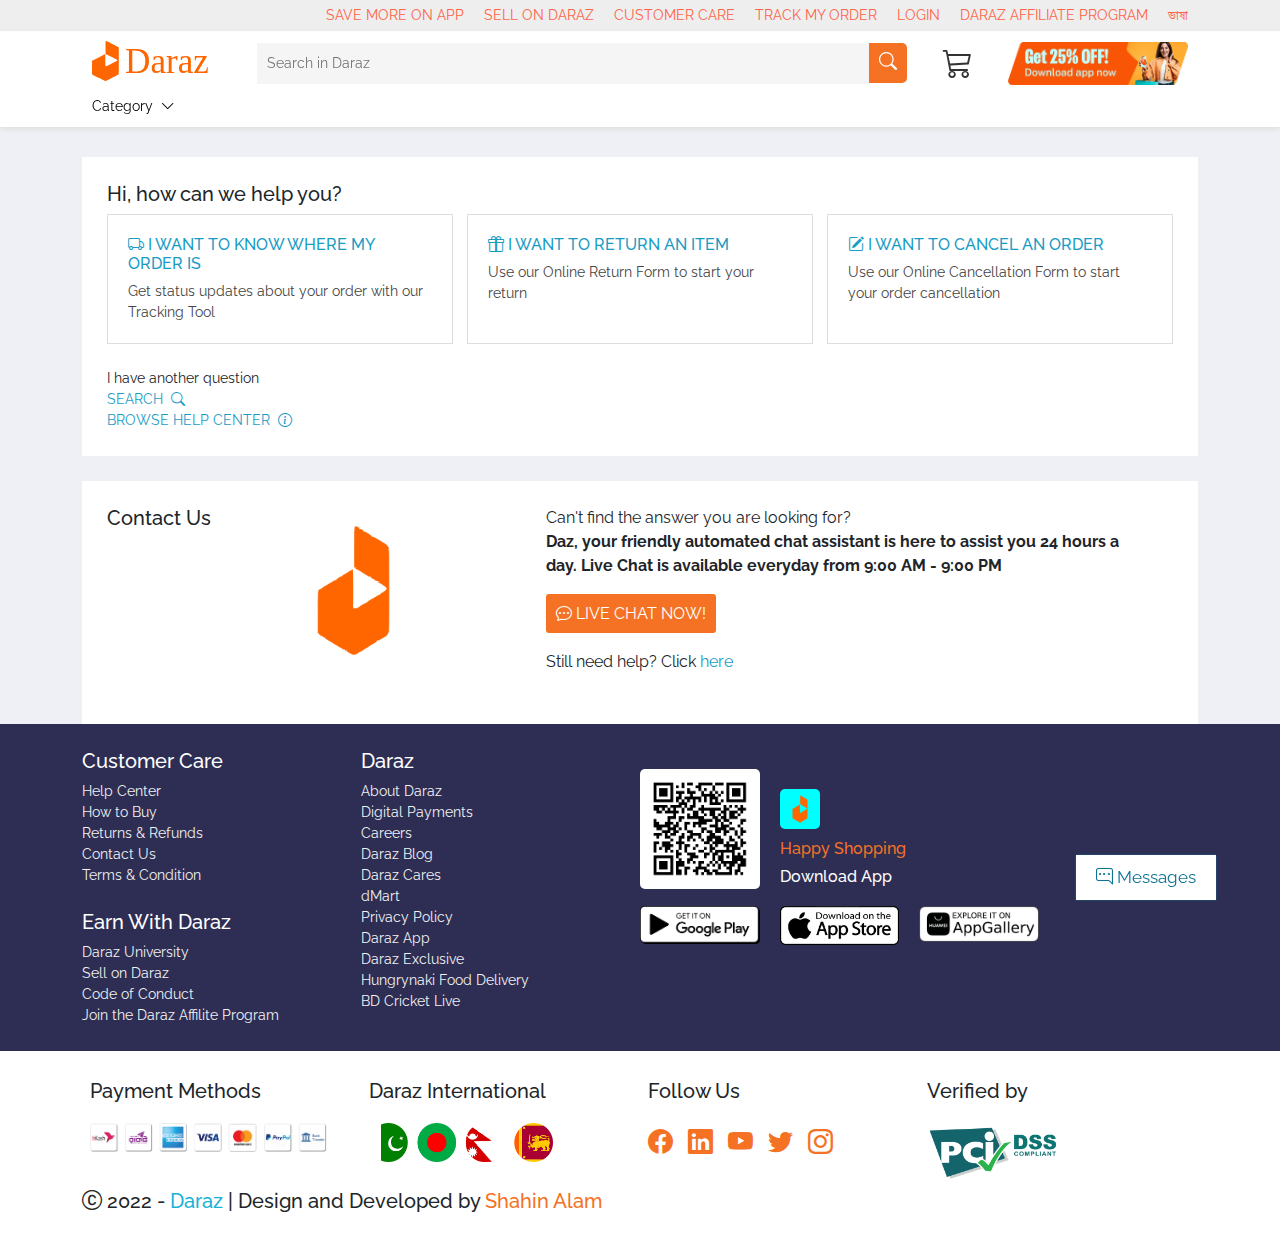
<file: contact_us.html>
<!DOCTYPE html>
<html lang="bn">
<head>
    <title>Contact Us | Daraz</title>
            <!-- meta -->
    <meta charset="UTF-8">
    <meta http-equiv="X-UA-Compatible" content="IE=edge">
    <meta name="viewport" content="width=device-width, initial-scale=1.0, user-scalable=no">
            <!-- link -->
    <link rel="shortcut icon" href="img/fav.png" type="image/x-icon">
    <link rel="stylesheet" href="https://cdn.jsdelivr.net/npm/bootstrap-icons@1.9.1/font/bootstrap-icons.css">
    <link rel="stylesheet" href="css/bootstrap.min.css">
    <link rel="stylesheet" href="css/contact_us.css">
            <!-- script -->
    <script src="js/jquery-3.6.0.min.js"></script>
    <script src="js/bootstrap.min.js"></script>
</head>
<body>
      <!-- codes for message box -->
<div id="message_box_wrapper">
  <button class="icon bi bi-chat-right-dots" onclick="document.querySelector('#message_box_wrapper .message_box').style.display='block';"> Messages</button>
  <div class="message_box">
    <div class="left_box">
      <h6 class="text-muted"><i class="bi bi-chat-right-dots"></i> Messages</h6>
      <div class="chats">
       <span>No chats for you</span>
      </div>
    </div>
    <div class="right_box">
      <h6>Daraz <button class="float-end bi bi-x-lg" onclick="document.querySelector('#message_box_wrapper .message_box').style.display='none';"></button></h6>
      <div class="chat_alert">
        <div class="bi bi-envelope-fill"></div>
        <a href="#">Use the App for exclusive offers!</a>
        <p>Once you start a new conversation, you'll see it listed here.</p>
        <div class="reg">
          <a href="login.html">Login</a> / <a href="#">Sign Up</a>
        </div>
      </div>
    </div>
  </div>
</div>


      <!-- codes for topBar section -->
<div id="topBar">
  <div class="container">
    <ul>
      <li><a href="#">SAVE MORE ON APP</a></li>
      <li><a href="#">SELL ON DARAZ</a></li>
      <li><a href="#">CUSTOMER CARE</a></li>
      <li><a href="#">TRACK MY ORDER</a></li>
      <li><a href="login.html">LOGIN</a></li>
      <li><a href="#">DARAZ AFFILIATE PROGRAM</a></li>
      <li><a href="javascript:void(0)">ভাষা</a></li>
    </ul>
  </div>
      <!-- app banner -->
  <div class="app_banner">
    <img src="img/fav.png" alt="logo">
    <p>অ্যাপে প্রথম অর্ডারে আকর্ষণীয় ভাউচার  <br>  ডাউনলোড করুন দারাজ অ্যাপ</p>
    <a href="javascript:void(0)">ডাউনলোড করুন</a>
  </div>
</div>

      <!-- codes for mobile nav section -->
<div id="mobile_nav">
  <a href="index.html" class="mobile_nav_item"><i class="bi bi-house-door"></i></a>
  <a href="categories.html" class="mobile_nav_item"><i class="bi bi-grid"></i></a>
  <a href="cart.html" class="mobile_nav_item"><i class="bi bi-bag-heart"></i></a>
  <a href="login.html" class="mobile_nav_item"><i class="bi bi-person"></i></a>
</div>

      <!-- codes for header section -->
<header>
  <div class="container">
    <a href="index.html" class="header_logo"><img src="img/logo.svg" alt="Logo" width="100%"></a>
    <div class="header_search_wrapper">
      <input type="search" name="search_product" id="search_product" placeholder="Search in Daraz">
      <div class="search_button" onclick="product_search()"><i class="bi bi-search"></i></div>
     </div>
    <div class="cart_button" title="Cart">
      <span class="cart_quantity"></span>
      <a href="cart.html" class="bi bi-cart3"></a>
    </div>
    <a href="javascript:void(0)" class="getApp"> <img src="img/app_banner.png" alt="App Banner" width="180px"> </a>
  </div>
  <div class="container position-relative">
    <button class="cat_btn" onclick="document.querySelector('header #category').classList.toggle('show');  document.querySelector('header .cat_btn span').classList.toggle('bi-chevron-up');">Category <span class="bi bi-chevron-down ms-1"></span></button>
      <!-- category section -->
    <div id="category">
        <div class="main_menu">
            <ul>
            <li>Menu 1  <span class="float-end bi bi-chevron-right"></span>
                <!-- Submenu -->
                <div class="sub_menu">
                <ul>
                    <li>Submenu 1  <span class="float-end bi bi-chevron-right"></span>
                        <!-- links -->
                    <div class="links">
                        <ul>
                        <li><a href="categories.html">Link 1</a></li>
                        <li><a href="categories.html">Link 1</a></li>
                        <li><a href="categories.html">Link 1</a></li>
                        <li><a href="categories.html">Link 1</a></li>
                        <li><a href="categories.html">Link 1</a></li>
                        <li><a href="categories.html">Link 1</a></li>
                        <li><a href="categories.html">Link 1</a></li>
                        <li><a href="categories.html">Link 1</a></li>
                        </ul>
                    </div> <!-- end links -->
                    </li>
                    
                    <li>Submenu 1  <span class="float-end bi bi-chevron-right"></span>
                        <!-- links -->
                    <div class="links">
                        <ul>
                        <li><a href="categories.html">Link 2</a></li>
                        <li><a href="categories.html">Link 2</a></li>
                        <li><a href="categories.html">Link 2</a></li>
                        <li><a href="categories.html">Link 2</a></li>
                        <li><a href="categories.html">Link 2</a></li>
                        <li><a href="categories.html">Link 2</a></li>
                        </ul>
                    </div> <!-- end links -->
                    </li>
                    
                    <li>Submenu 1  <span class="float-end bi bi-chevron-right"></span>
                        <!-- links -->
                    <div class="links">
                        <ul>
                        <li><a href="categories.html">Link 3</a></li>
                        <li><a href="categories.html">Link 3</a></li>
                        <li><a href="categories.html">Link 3</a></li>
                        <li><a href="categories.html">Link 3</a></li>
                        <li><a href="categories.html">Link 3</a></li>
                        <li><a href="categories.html">Link 3</a></li>
                        <li><a href="categories.html">Link 3</a></li>
                        <li><a href="categories.html">Link 3</a></li>
                        </ul>
                    </div> <!-- end links -->
                    </li>
                    
                    <li>Submenu 1  <span class="float-end bi bi-chevron-right"></span>
                        <!-- links -->
                    <div class="links">
                        <ul>
                        <li><a href="categories.html">Link 4</a></li>
                        <li><a href="categories.html">Link 4</a></li>
                        <li><a href="categories.html">Link 4</a></li>
                        <li><a href="categories.html">Link 4</a></li>
                        <li><a href="categories.html">Link 4</a></li>
                        </ul>
                    </div> <!-- end links -->
                    </li>
                    
                    <li>Submenu 1  <span class="float-end bi bi-chevron-right"></span>
                        <!-- links -->
                    <div class="links">
                        <ul>
                        <li><a href="categories.html">Link 5</a></li>
                        <li><a href="categories.html">Link 5</a></li>
                        <li><a href="categories.html">Link 5</a></li>
                        <li><a href="categories.html">Link 5</a></li>
                        <li><a href="categories.html">Link 5</a></li>
                        <li><a href="categories.html">Link 5</a></li>
                        <li><a href="categories.html">Link 5</a></li>
                        <li><a href="categories.html">Link 5</a></li>
                        <li><a href="categories.html">Link 5</a></li>
                        <li><a href="categories.html">Link 5</a></li>
                        </ul>
                    </div> <!-- end links -->
                    </li>
                    
                    <li>Submenu 1  <span class="float-end bi bi-chevron-right"></span>
                        <!-- links -->
                    <div class="links">
                        <ul>
                        <li><a href="categories.html">Link 6</a></li>
                        <li><a href="categories.html">Link 6</a></li>
                        <li><a href="categories.html">Link 6</a></li>
                        </ul>
                    </div> <!-- end links -->
                    </li>
                    
                    <li>Submenu 1  <span class="float-end bi bi-chevron-right"></span>
                        <!-- links -->
                    <div class="links">
                        <ul>
                        <li><a href="categories.html">Link 7</a></li>
                        <li><a href="categories.html">Link 7</a></li>
                        <li><a href="categories.html">Link 7</a></li>
                        <li><a href="categories.html">Link 7</a></li>
                        <li><a href="categories.html">Link 7</a></li>
                        <li><a href="categories.html">Link 7</a></li>
                        <li><a href="categories.html">Link 7</a></li>
                        </ul>
                    </div> <!-- end links -->
                    </li>
                    
                    <li>Submenu 1  <span class="float-end bi bi-chevron-right"></span>
                        <!-- links -->
                    <div class="links">
                        <ul>
                        <li><a href="categories.html">Link 8</a></li>
                        <li><a href="categories.html">Link 8</a></li>
                        <li><a href="categories.html">Link 8</a></li>
                        <li><a href="categories.html">Link 8</a></li>
                        <li><a href="categories.html">Link 8</a></li>
                        <li><a href="categories.html">Link 8</a></li>
                        </ul>
                    </div> <!-- end links -->
                    </li>
                </ul>
                </div> <!-- end Submenu -->
            </li>
            
            <li>Menu 2  <span class="float-end bi bi-chevron-right"></span>
                <!-- Submenu -->
                <div class="sub_menu">
                <ul>
                    <li>Submenu 2  <span class="float-end bi bi-chevron-right"></span>
                        <!-- links -->
                    <div class="links">
                        <ul>
                        <li><a href="categories.html">Link 1</a></li>
                        <li><a href="categories.html">Link 1</a></li>
                        <li><a href="categories.html">Link 1</a></li>
                        <li><a href="categories.html">Link 1</a></li>
                        <li><a href="categories.html">Link 1</a></li>
                        <li><a href="categories.html">Link 1</a></li>
                        <li><a href="categories.html">Link 1</a></li>
                        <li><a href="categories.html">Link 1</a></li>
                        <li><a href="categories.html">Link 1</a></li>
                        </ul>
                    </div> <!-- end links -->
                    </li>
                    
                    <li>Submenu 2  <span class="float-end bi bi-chevron-right"></span>
                        <!-- links -->
                    <div class="links">
                        <ul>
                        <li><a href="categories.html">Link 2</a></li>
                        <li><a href="categories.html">Link 2</a></li>
                        <li><a href="categories.html">Link 2</a></li>
                        <li><a href="categories.html">Link 2</a></li>
                        </ul>
                    </div> <!-- end links -->
                    </li>
                    
                    <li>Submenu 2  <span class="float-end bi bi-chevron-right"></span>
                        <!-- links -->
                    <div class="links">
                        <ul>
                        <li><a href="categories.html">Link 3</a></li>
                        <li><a href="categories.html">Link 3</a></li>
                        <li><a href="categories.html">Link 3</a></li>
                        <li><a href="categories.html">Link 3</a></li>
                        <li><a href="categories.html">Link 3</a></li>
                        <li><a href="categories.html">Link 3</a></li>
                        <li><a href="categories.html">Link 3</a></li>
                        <li><a href="categories.html">Link 3</a></li>
                        <li><a href="categories.html">Link 3</a></li>
                        <li><a href="categories.html">Link 3</a></li>
                        <li><a href="categories.html">Link 3</a></li>
                        <li><a href="categories.html">Link 3</a></li>
                        </ul>
                    </div> <!-- end links -->
                    </li>
                    
                    <li>Submenu 2  <span class="float-end bi bi-chevron-right"></span>
                        <!-- links -->
                    <div class="links">
                        <ul>
                        <li><a href="categories.html">Link 4</a></li>
                        <li><a href="categories.html">Link 4</a></li>
                        <li><a href="categories.html">Link 4</a></li>
                        </ul>
                    </div> <!-- end links -->
                    </li>
                    
                    <li>Submenu 2  <span class="float-end bi bi-chevron-right"></span>
                        <!-- links -->
                    <div class="links">
                        <ul>
                        <li><a href="categories.html">Link 5</a></li>
                        <li><a href="categories.html">Link 5</a></li>
                        <li><a href="categories.html">Link 5</a></li>
                        <li><a href="categories.html">Link 5</a></li>
                        <li><a href="categories.html">Link 5</a></li>
                        <li><a href="categories.html">Link 5</a></li>
                        <li><a href="categories.html">Link 5</a></li>
                        <li><a href="categories.html">Link 5</a></li>
                        </ul>
                    </div> <!-- end links -->
                    </li>
                    
                    <li>Submenu 2  <span class="float-end bi bi-chevron-right"></span>
                        <!-- links -->
                    <div class="links">
                        <ul>
                        <li><a href="categories.html">Link 6</a></li>
                        <li><a href="categories.html">Link 6</a></li>
                        <li><a href="categories.html">Link 6</a></li>
                        <li><a href="categories.html">Link 6</a></li>
                        <li><a href="categories.html">Link 6</a></li>
                        </ul>
                    </div> <!-- end links -->
                    </li>
                </ul>
                </div> <!-- end Submenu -->
            </li>
            
            <li>Menu 3  <span class="float-end bi bi-chevron-right"></span>
                <!-- Submenu -->
                <div class="sub_menu">
                <ul>
                    <li>Submenu 3  <span class="float-end bi bi-chevron-right"></span>
                        <!-- links -->
                    <div class="links">
                        <ul>
                        <li><a href="categories.html">Link 1</a></li>
                        <li><a href="categories.html">Link 1</a></li>
                        <li><a href="categories.html">Link 1</a></li>
                        <li><a href="categories.html">Link 1</a></li>
                        <li><a href="categories.html">Link 1</a></li>
                        </ul>
                    </div> <!-- end links -->
                    </li>
                    
                    <li>Submenu 3  <span class="float-end bi bi-chevron-right"></span>
                        <!-- links -->
                    <div class="links">
                        <ul>
                        <li><a href="categories.html">Link 2</a></li>
                        <li><a href="categories.html">Link 2</a></li>
                        <li><a href="categories.html">Link 2</a></li>
                        <li><a href="categories.html">Link 2</a></li>
                        <li><a href="categories.html">Link 2</a></li>
                        <li><a href="categories.html">Link 2</a></li>
                        </ul>
                    </div> <!-- end links -->
                    </li>
                    
                    <li>Submenu 3  <span class="float-end bi bi-chevron-right"></span>
                        <!-- links -->
                    <div class="links">
                        <ul>
                        <li><a href="categories.html">Link 3</a></li>
                        <li><a href="categories.html">Link 3</a></li>
                        <li><a href="categories.html">Link 3</a></li>
                        </ul>
                    </div> <!-- end links -->
                    </li>
                </ul>
                </div> <!-- end Submenu -->
            </li>
            
            <li>Menu 4  <span class="float-end bi bi-chevron-right"></span>
                <!-- Submenu -->
                <div class="sub_menu">
                <ul>
                    <li>Submenu 4  <span class="float-end bi bi-chevron-right"></span>
                        <!-- links -->
                    <div class="links">
                        <ul>
                        <li><a href="categories.html">Link 1</a></li>
                        <li><a href="categories.html">Link 1</a></li>
                        <li><a href="categories.html">Link 1</a></li>
                        <li><a href="categories.html">Link 1</a></li>
                        </ul>
                    </div> <!-- end links -->
                    </li>
                    
                    <li>Submenu 4  <span class="float-end bi bi-chevron-right"></span>
                        <!-- links -->
                    <div class="links">
                        <ul>
                        <li><a href="categories.html">Link 2</a></li>
                        <li><a href="categories.html">Link 2</a></li>
                        <li><a href="categories.html">Link 2</a></li>
                        <li><a href="categories.html">Link 2</a></li>
                        <li><a href="categories.html">Link 2</a></li>
                        <li><a href="categories.html">Link 2</a></li>
                        </ul>
                    </div> <!-- end links -->
                    </li>
                    
                    <li>Submenu 4  <span class="float-end bi bi-chevron-right"></span>
                        <!-- links -->
                    <div class="links">
                        <ul>
                        <li><a href="categories.html">Link 3</a></li>
                        <li><a href="categories.html">Link 3</a></li>
                        <li><a href="categories.html">Link 3</a></li>
                        <li><a href="categories.html">Link 3</a></li>
                        <li><a href="categories.html">Link 3</a></li>
                        <li><a href="categories.html">Link 3</a></li>
                        <li><a href="categories.html">Link 3</a></li>
                        <li><a href="categories.html">Link 3</a></li>
                        </ul>
                    </div> <!-- end links -->
                    </li>
                    
                    <li>Submenu 4  <span class="float-end bi bi-chevron-right"></span>
                        <!-- links -->
                    <div class="links">
                        <ul>
                        <li><a href="categories.html">Link 4</a></li>
                        <li><a href="categories.html">Link 4</a></li>
                        <li><a href="categories.html">Link 4</a></li>
                        <li><a href="categories.html">Link 4</a></li>
                        <li><a href="categories.html">Link 4</a></li>
                        </ul>
                    </div> <!-- end links -->
                    </li>
                    
                    <li>Submenu 4  <span class="float-end bi bi-chevron-right"></span>
                        <!-- links -->
                    <div class="links">
                        <ul>
                        <li><a href="categories.html">Link 5</a></li>
                        <li><a href="categories.html">Link 5</a></li>
                        <li><a href="categories.html">Link 5</a></li>
                        <li><a href="categories.html">Link 5</a></li>
                        <li><a href="categories.html">Link 5</a></li>
                        <li><a href="categories.html">Link 5</a></li>
                        <li><a href="categories.html">Link 5</a></li>
                        <li><a href="categories.html">Link 5</a></li>
                        <li><a href="categories.html">Link 5</a></li>
                        <li><a href="categories.html">Link 5</a></li>
                        </ul>
                    </div> <!-- end links -->
                    </li>
                    
                    <li>Submenu 4  <span class="float-end bi bi-chevron-right"></span>
                        <!-- links -->
                    <div class="links">
                        <ul>
                        <li><a href="categories.html">Link 6</a></li>
                        <li><a href="categories.html">Link 6</a></li>
                        <li><a href="categories.html">Link 6</a></li>
                        </ul>
                    </div> <!-- end links -->
                    </li>
                    
                    <li>Submenu 4  <span class="float-end bi bi-chevron-right"></span>
                        <!-- links -->
                    <div class="links">
                        <ul>
                        <li><a href="categories.html">Link 7</a></li>
                        <li><a href="categories.html">Link 7</a></li>
                        <li><a href="categories.html">Link 7</a></li>
                        <li><a href="categories.html">Link 7</a></li>
                        <li><a href="categories.html">Link 7</a></li>
                        <li><a href="categories.html">Link 7</a></li>
                        <li><a href="categories.html">Link 7</a></li>
                        </ul>
                    </div> <!-- end links -->
                    </li>
                </ul>
                </div> <!-- end Submenu -->
            </li>
            
            <li>Menu 5  <span class="float-end bi bi-chevron-right"></span>
                <!-- Submenu -->
                <div class="sub_menu">
                <ul>
                    <li>Submenu 5  <span class="float-end bi bi-chevron-right"></span>
                        <!-- links -->
                    <div class="links">
                        <ul>
                        <li><a href="categories.html">Link 1</a></li>
                        <li><a href="categories.html">Link 1</a></li>
                        <li><a href="categories.html">Link 1</a></li>
                        <li><a href="categories.html">Link 1</a></li>
                        <li><a href="categories.html">Link 1</a></li>
                        <li><a href="categories.html">Link 1</a></li>
                        <li><a href="categories.html">Link 1</a></li>
                        <li><a href="categories.html">Link 1</a></li>
                        </ul>
                    </div> <!-- end links -->
                    </li>
                    
                    <li>Submenu 5  <span class="float-end bi bi-chevron-right"></span>
                        <!-- links -->
                    <div class="links">
                        <ul>
                        <li><a href="categories.html">Link 2</a></li>
                        <li><a href="categories.html">Link 2</a></li>
                        <li><a href="categories.html">Link 2</a></li>
                        <li><a href="categories.html">Link 2</a></li>
                        <li><a href="categories.html">Link 2</a></li>
                        <li><a href="categories.html">Link 2</a></li>
                        </ul>
                    </div> <!-- end links -->
                    </li>
                    
                    <li>Submenu 5  <span class="float-end bi bi-chevron-right"></span>
                        <!-- links -->
                    <div class="links">
                        <ul>
                        <li><a href="categories.html">Link 3</a></li>
                        <li><a href="categories.html">Link 3</a></li>
                        <li><a href="categories.html">Link 3</a></li>
                        <li><a href="categories.html">Link 3</a></li>
                        <li><a href="categories.html">Link 3</a></li>
                        <li><a href="categories.html">Link 3</a></li>
                        <li><a href="categories.html">Link 3</a></li>
                        <li><a href="categories.html">Link 3</a></li>
                        </ul>
                    </div> <!-- end links -->
                    </li>
                    
                    <li>Submenu 5  <span class="float-end bi bi-chevron-right"></span>
                        <!-- links -->
                    <div class="links">
                        <ul>
                        <li><a href="categories.html">Link 4</a></li>
                        <li><a href="categories.html">Link 4</a></li>
                        <li><a href="categories.html">Link 4</a></li>
                        <li><a href="categories.html">Link 4</a></li>
                        <li><a href="categories.html">Link 4</a></li>
                        </ul>
                    </div> <!-- end links -->
                    </li>
                </ul>
                </div> <!-- end Submenu -->
            </li>
            </ul>
        </div>
    </div>
</div>
      <script>
        $(window).scroll(function(){
          if ($(this).scrollTop() > 500) {
          $('header').addClass('sticky_header');
          } else {
              $('header').removeClass('sticky_header');
          }
        });
      </script>
</header>

        <!-- codes for main section -->
<main>
    <div class="container">
        <div class="box_wrapper">
            <h5>Hi, how can we help you?</h5>
            <div class="boxes">
                <div class="box">
                    <a href="#">
                        <h6><i class="bi bi-truck"></i> I WANT TO KNOW WHERE MY ORDER IS</h6>
                        <span>Get status updates about your order with our Tracking Tool</span>
                    </a>
                </div>
                <div class="box">
                    <a href="#">
                        <h6><i class="bi bi-gift"></i> I WANT TO RETURN AN ITEM</h6>
                        <span>Use our Online Return Form to start your return</span>
                    </a>
                </div>
                <div class="box">
                    <a href="#">
                        <h6><i class="bi bi-pencil-square"></i> I WANT TO CANCEL AN ORDER</h6>
                        <span>Use our Online Cancellation Form to start your order cancellation</span>
                    </a>
                </div>
            </div>
            <div class="bottom_item mt-4">
                <span>I have another question</span>    <br>
                <a href="#">SEARCH<i class="bi bi-search ms-2"></i></a>    <br>
                <a href="#">BROWSE HELP CENTER<i class="bi bi-info-circle ms-2"></i></a>
            </div>
        </div>
        <div class="contact_wrapper">
            <h5 class="mb-3">Contact Us</h5>
            <div class="left_item">
                <img src="img/fav.png" alt="logo" width="50%">
            </div>
            <div class="right_item">
                <span>Can't find the answer you are looking for?</span> <br>
                <b>Daz, your friendly automated chat assistant is here to assist you 24 hours a day. Live Chat is available everyday from 9:00 AM - 9:00 PM</b> <br>    <br>
                <a href="#" class="live_chat_btn"><i class="bi bi-chat-dots"></i> LIVE CHAT NOW!</a>  <br>  <br>
                <span>Still need help? Click <a href="#">here</a></span>
            </div>
        </div>
    </div>
</main>

        <!-- codes for footer section -->
<footer>
  <!-- footer links -->
  <div id="footer_links">
    <div class="container">
      <div class="row">
        <div class="col-lg-3 col-md-6">
          <h5>Customer Care</h5>
          <ul>
            <li><a href="#">Help Center</a></li>
            <li><a href="#">How to Buy</a></li>
            <li><a href="#">Returns & Refunds</a></li>
            <li><a href="contact_us.html">Contact Us</a></li>
            <li><a href="#">Terms & Condition</a></li>
          </ul>
          <h5 class="mt-4">Earn With Daraz</h5>
          <ul>
            <li><a href="#">Daraz University</a></li>
            <li><a href="#">Sell on Daraz</a></li>
            <li><a href="#">Code of Conduct</a></li>
            <li><a href="#">Join the Daraz Affilite Program</a></li>
          </ul>
        </div>
        <div class="col-lg-3 col-md-6">
          <h5>Daraz</h5>
          <ul>
            <li><a href="about_us.html">About Daraz</a></li>
            <li><a href="#">Digital Payments</a></li>
            <li><a href="#">Careers</a></li>
            <li><a href="blog.html">Daraz Blog</a></li>
            <li><a href="#">Daraz Cares</a></li>
            <li><a href="#">dMart</a></li>
            <li><a href="#">Privacy Policy</a></li>
            <li><a href="#">Daraz App</a></li>
            <li><a href="#">Daraz Exclusive</a></li>
            <li><a href="#">Hungrynaki Food Delivery</a></li>
            <li><a href="#">BD Cricket Live</a></li>
          </ul>
        </div>
        <div class="col-lg-6 app_download">
          <img src="img/daraz_app_download_qr_code.png" alt="QR Code" class="qr_for_app">
          <div class="item">
            <img src="img/fav.png" alt="logo">
            <h6>Happy Shopping</h6>
            <h6 class="text-white">Download App</h6>
          </div>
          <ul>
            <li><a href="#"><img src="img/app_download_google_play.png" alt="Google Play" width="100%"></a></li>
            <li><a href="#"><img src="img/app_download_app_store.png" alt="App Store" width="100%"></a></li>
            <li><a href="#"><img src="img/app_download_app_gallery.png" alt="App Gallery" width="100%"></a></li>
          </ul>
        </div>
      </div>
    </div>
  </div>
  <!-- footer payments -->
  <div id="footer_payments">
    <div class="container">
      <div class="row">
        <div class="col-lg-3 col-md-6 p-2">
          <h5>Payment Methods</h5>
          <img src="img/payment_gateway.png" alt="payment gateway" width="90%">
        </div>
        <div class="col-lg-3 col-md-6 p-2">
          <h5>Daraz International</h5>
          <img src="img/flags.png" alt="International Marketplace" width="70%">
        </div>
        <div class="col-lg-3 col-md-6 p-2">
          <h5>Follow Us</h5>
          <ul>
            <li><a href="#"><i class="bi bi-facebook"></i></a></li>
            <li><a href="#"><i class="bi bi-linkedin"></i></a></li>
            <li><a href="#"><i class="bi bi-youtube"></i></a></li>
            <li><a href="#"><i class="bi bi-twitter"></i></a></li>
            <li><a href="#"><i class="bi bi-instagram"></i></a></li>
          </ul>
        </div>
        <div class="col-lg-3 col-md-6 p-2">
          <h5>Verified by</h5>
          <img src="img/pci_dss_logo.png" alt="pci dss logo" width="50%">
        </div>
      </div>
      <h5><i class="bi bi-c-circle"></i> 2022 - <span style="color: #19B2D7; font-weight: 500;">Daraz</span> | Design and Developed by <a href="https://facebook.com/j.shahinalam" target="_blank" style="color: #f57224; font-weight: 500;">Shahin Alam</a></h5>
    </div>
  </div>
</footer>

</body>
</html>
</file>
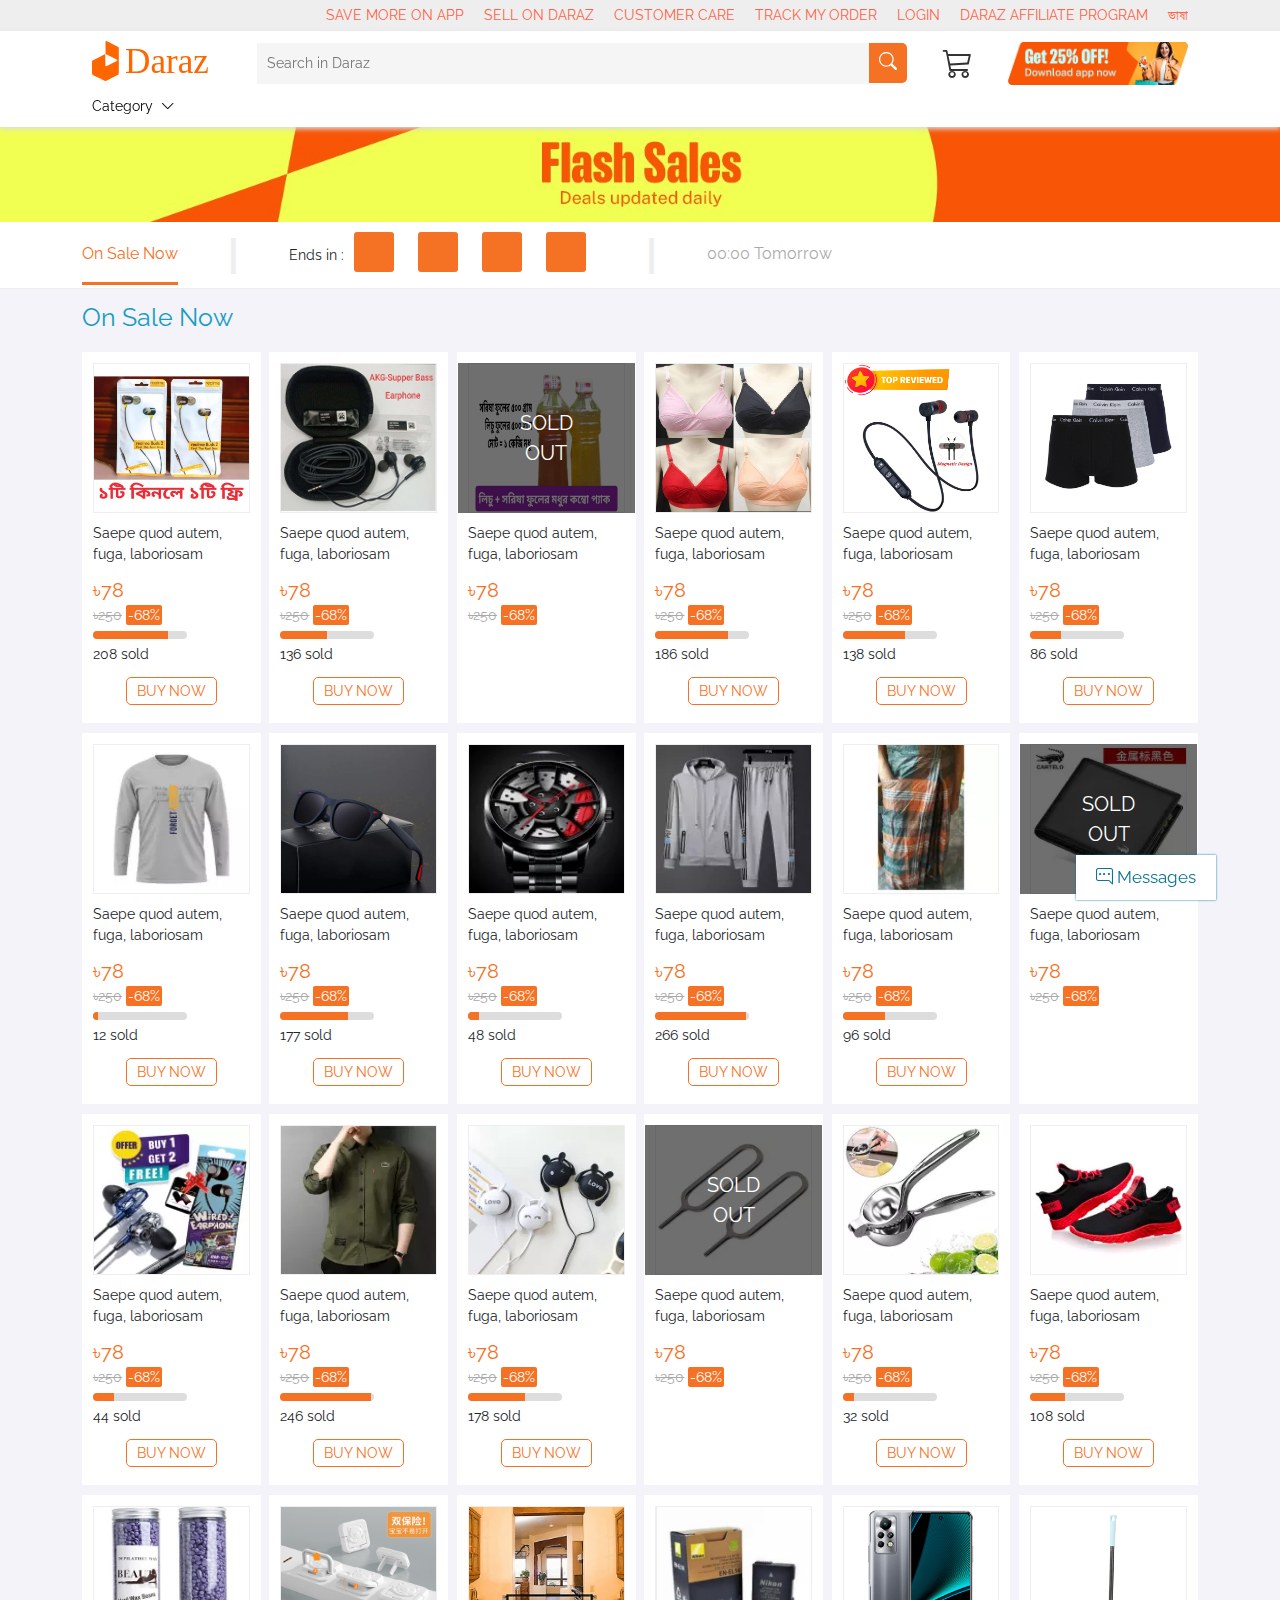
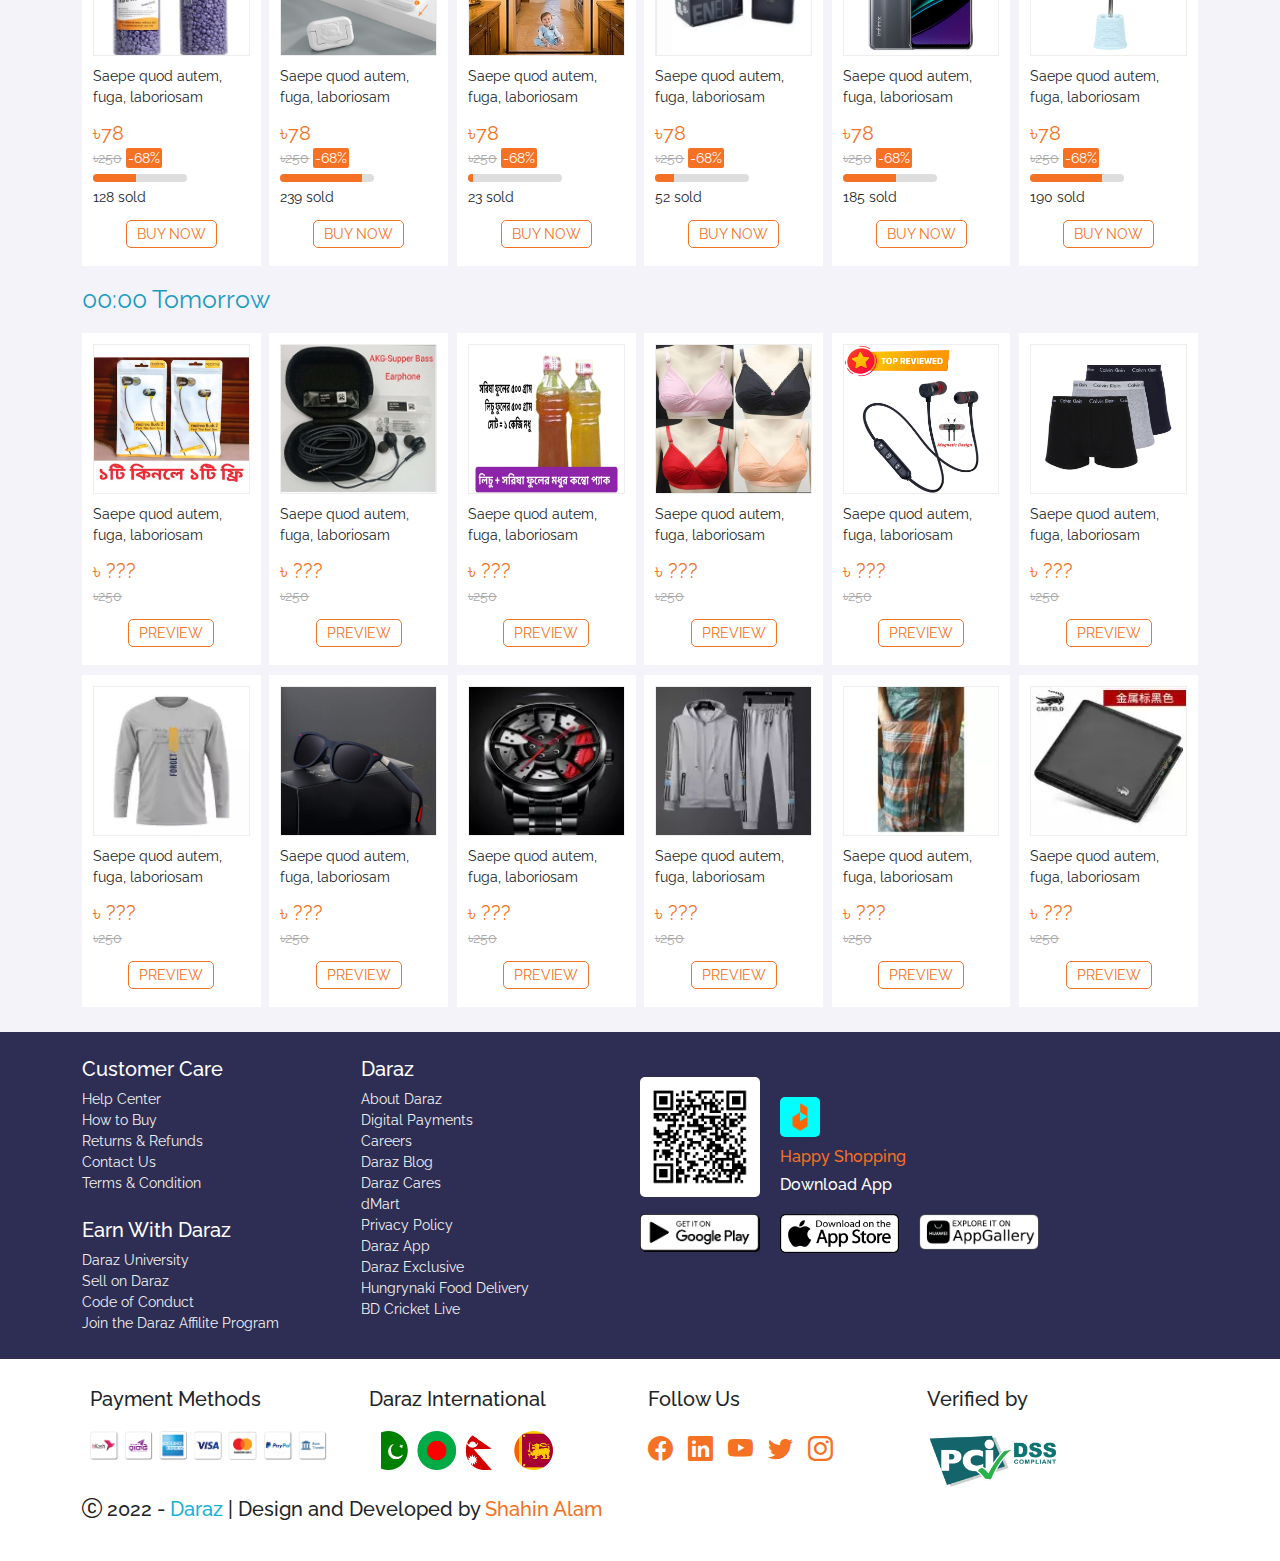
<file: flash_sale.html>
<!DOCTYPE html>
<html lang="bn">
<head>
    <title>Daraz Flash Sale 2022 in Bangladesh</title>
            <!-- meta -->
    <meta charset="UTF-8">
    <meta http-equiv="X-UA-Compatible" content="IE=edge">
    <meta name="viewport" content="width=device-width, initial-scale=1.0, user-scalable=no">
            <!-- link -->
    <link rel="shortcut icon" href="img/fav.png" type="image/x-icon">
    <link rel="stylesheet" href="https://cdn.jsdelivr.net/npm/bootstrap-icons@1.9.1/font/bootstrap-icons.css">
    <link rel="stylesheet" href="css/bootstrap.min.css">
    <link rel="stylesheet" href="css/flash_sale.css">
            <!-- script -->
    <script src="js/jquery-3.6.0.min.js"></script>
    <script src="js/bootstrap.min.js"></script>
</head>
<body>
      <!-- codes for message box -->
<div id="message_box_wrapper">
  <button class="icon bi bi-chat-right-dots" onclick="document.querySelector('#message_box_wrapper .message_box').style.display='block';"> Messages</button>
  <div class="message_box">
    <div class="left_box">
      <h6 class="text-muted"><i class="bi bi-chat-right-dots"></i> Messages</h6>
      <div class="chats">
       <span>No chats for you</span>
      </div>
    </div>
    <div class="right_box">
      <h6>Daraz <button class="float-end bi bi-x-lg" onclick="document.querySelector('#message_box_wrapper .message_box').style.display='none';"></button></h6>
      <div class="chat_alert">
        <div class="bi bi-envelope-fill"></div>
        <a href="#">Use the App for exclusive offers!</a>
        <p>Once you start a new conversation, you'll see it listed here.</p>
        <div class="reg">
          <a href="login.html">Login</a> / <a href="#">Sign Up</a>
        </div>
      </div>
    </div>
  </div>
</div>

      <!-- codes for topBar section -->
<div id="topBar">
  <div class="container">
    <ul>
      <li><a href="#">SAVE MORE ON APP</a></li>
      <li><a href="#">SELL ON DARAZ</a></li>
      <li><a href="#">CUSTOMER CARE</a></li>
      <li><a href="#">TRACK MY ORDER</a></li>
      <li><a href="login.html">LOGIN</a></li>
      <li><a href="#">DARAZ AFFILIATE PROGRAM</a></li>
      <li><a href="javascript:void(0)">ভাষা</a></li>
    </ul>
  </div>
      <!-- app banner -->
  <div class="app_banner">
    <img src="img/fav.png" alt="logo">
    <p>অ্যাপে প্রথম অর্ডারে আকর্ষণীয় ভাউচার  <br>  ডাউনলোড করুন দারাজ অ্যাপ</p>
    <a href="javascript:void(0)">ডাউনলোড করুন</a>
  </div>
</div>

      <!-- codes for mobile nav section -->
<div id="mobile_nav">
  <a href="index.html" class="mobile_nav_item"><i class="bi bi-house-door"></i></a>
  <a href="categories.html" class="mobile_nav_item"><i class="bi bi-grid"></i></a>
  <a href="cart.html" class="mobile_nav_item"><i class="bi bi-bag-heart"></i></a>
  <a href="login.html" class="mobile_nav_item"><i class="bi bi-person"></i></a>
</div>

      <!-- codes for header section -->
<header>
  <div class="container">
    <a href="index.html" class="header_logo"><img src="img/logo.svg" alt="Logo" width="100%"></a>
    <div class="header_search_wrapper">
      <input type="search" name="search_product" id="search_product" placeholder="Search in Daraz">
      <div class="search_button" onclick="product_search()"><i class="bi bi-search"></i></div>
     </div>
    <div class="cart_button" title="Cart">
      <span class="cart_quantity"></span>
      <a href="cart.html" class="bi bi-cart3"></a>
    </div>
    <a href="javascript:void(0)" class="getApp"> <img src="img/app_banner.png" alt="App Banner" width="180px"> </a>
  </div>
  <div class="container position-relative">
    <button class="cat_btn" onclick="document.querySelector('header #category').classList.toggle('show');  document.querySelector('header .cat_btn span').classList.toggle('bi-chevron-up');">Category <span class="bi bi-chevron-down ms-1"></span></button>
      <!-- category section -->
    <div id="category">
        <div class="main_menu">
            <ul>
            <li>Menu 1  <span class="float-end bi bi-chevron-right"></span>
                <!-- Submenu -->
                <div class="sub_menu">
                <ul>
                    <li>Submenu 1  <span class="float-end bi bi-chevron-right"></span>
                        <!-- links -->
                    <div class="links">
                        <ul>
                        <li><a href="categories.html">Link 1</a></li>
                        <li><a href="categories.html">Link 1</a></li>
                        <li><a href="categories.html">Link 1</a></li>
                        <li><a href="categories.html">Link 1</a></li>
                        <li><a href="categories.html">Link 1</a></li>
                        <li><a href="categories.html">Link 1</a></li>
                        <li><a href="categories.html">Link 1</a></li>
                        <li><a href="categories.html">Link 1</a></li>
                        </ul>
                    </div> <!-- end links -->
                    </li>
                    
                    <li>Submenu 1  <span class="float-end bi bi-chevron-right"></span>
                        <!-- links -->
                    <div class="links">
                        <ul>
                        <li><a href="categories.html">Link 2</a></li>
                        <li><a href="categories.html">Link 2</a></li>
                        <li><a href="categories.html">Link 2</a></li>
                        <li><a href="categories.html">Link 2</a></li>
                        <li><a href="categories.html">Link 2</a></li>
                        <li><a href="categories.html">Link 2</a></li>
                        </ul>
                    </div> <!-- end links -->
                    </li>
                    
                    <li>Submenu 1  <span class="float-end bi bi-chevron-right"></span>
                        <!-- links -->
                    <div class="links">
                        <ul>
                        <li><a href="categories.html">Link 3</a></li>
                        <li><a href="categories.html">Link 3</a></li>
                        <li><a href="categories.html">Link 3</a></li>
                        <li><a href="categories.html">Link 3</a></li>
                        <li><a href="categories.html">Link 3</a></li>
                        <li><a href="categories.html">Link 3</a></li>
                        <li><a href="categories.html">Link 3</a></li>
                        <li><a href="categories.html">Link 3</a></li>
                        </ul>
                    </div> <!-- end links -->
                    </li>
                    
                    <li>Submenu 1  <span class="float-end bi bi-chevron-right"></span>
                        <!-- links -->
                    <div class="links">
                        <ul>
                        <li><a href="categories.html">Link 4</a></li>
                        <li><a href="categories.html">Link 4</a></li>
                        <li><a href="categories.html">Link 4</a></li>
                        <li><a href="categories.html">Link 4</a></li>
                        <li><a href="categories.html">Link 4</a></li>
                        </ul>
                    </div> <!-- end links -->
                    </li>
                    
                    <li>Submenu 1  <span class="float-end bi bi-chevron-right"></span>
                        <!-- links -->
                    <div class="links">
                        <ul>
                        <li><a href="categories.html">Link 5</a></li>
                        <li><a href="categories.html">Link 5</a></li>
                        <li><a href="categories.html">Link 5</a></li>
                        <li><a href="categories.html">Link 5</a></li>
                        <li><a href="categories.html">Link 5</a></li>
                        <li><a href="categories.html">Link 5</a></li>
                        <li><a href="categories.html">Link 5</a></li>
                        <li><a href="categories.html">Link 5</a></li>
                        <li><a href="categories.html">Link 5</a></li>
                        <li><a href="categories.html">Link 5</a></li>
                        </ul>
                    </div> <!-- end links -->
                    </li>
                    
                    <li>Submenu 1  <span class="float-end bi bi-chevron-right"></span>
                        <!-- links -->
                    <div class="links">
                        <ul>
                        <li><a href="categories.html">Link 6</a></li>
                        <li><a href="categories.html">Link 6</a></li>
                        <li><a href="categories.html">Link 6</a></li>
                        </ul>
                    </div> <!-- end links -->
                    </li>
                    
                    <li>Submenu 1  <span class="float-end bi bi-chevron-right"></span>
                        <!-- links -->
                    <div class="links">
                        <ul>
                        <li><a href="categories.html">Link 7</a></li>
                        <li><a href="categories.html">Link 7</a></li>
                        <li><a href="categories.html">Link 7</a></li>
                        <li><a href="categories.html">Link 7</a></li>
                        <li><a href="categories.html">Link 7</a></li>
                        <li><a href="categories.html">Link 7</a></li>
                        <li><a href="categories.html">Link 7</a></li>
                        </ul>
                    </div> <!-- end links -->
                    </li>
                    
                    <li>Submenu 1  <span class="float-end bi bi-chevron-right"></span>
                        <!-- links -->
                    <div class="links">
                        <ul>
                        <li><a href="categories.html">Link 8</a></li>
                        <li><a href="categories.html">Link 8</a></li>
                        <li><a href="categories.html">Link 8</a></li>
                        <li><a href="categories.html">Link 8</a></li>
                        <li><a href="categories.html">Link 8</a></li>
                        <li><a href="categories.html">Link 8</a></li>
                        </ul>
                    </div> <!-- end links -->
                    </li>
                </ul>
                </div> <!-- end Submenu -->
            </li>
            
            <li>Menu 2  <span class="float-end bi bi-chevron-right"></span>
                <!-- Submenu -->
                <div class="sub_menu">
                <ul>
                    <li>Submenu 2  <span class="float-end bi bi-chevron-right"></span>
                        <!-- links -->
                    <div class="links">
                        <ul>
                        <li><a href="categories.html">Link 1</a></li>
                        <li><a href="categories.html">Link 1</a></li>
                        <li><a href="categories.html">Link 1</a></li>
                        <li><a href="categories.html">Link 1</a></li>
                        <li><a href="categories.html">Link 1</a></li>
                        <li><a href="categories.html">Link 1</a></li>
                        <li><a href="categories.html">Link 1</a></li>
                        <li><a href="categories.html">Link 1</a></li>
                        <li><a href="categories.html">Link 1</a></li>
                        </ul>
                    </div> <!-- end links -->
                    </li>
                    
                    <li>Submenu 2  <span class="float-end bi bi-chevron-right"></span>
                        <!-- links -->
                    <div class="links">
                        <ul>
                        <li><a href="categories.html">Link 2</a></li>
                        <li><a href="categories.html">Link 2</a></li>
                        <li><a href="categories.html">Link 2</a></li>
                        <li><a href="categories.html">Link 2</a></li>
                        </ul>
                    </div> <!-- end links -->
                    </li>
                    
                    <li>Submenu 2  <span class="float-end bi bi-chevron-right"></span>
                        <!-- links -->
                    <div class="links">
                        <ul>
                        <li><a href="categories.html">Link 3</a></li>
                        <li><a href="categories.html">Link 3</a></li>
                        <li><a href="categories.html">Link 3</a></li>
                        <li><a href="categories.html">Link 3</a></li>
                        <li><a href="categories.html">Link 3</a></li>
                        <li><a href="categories.html">Link 3</a></li>
                        <li><a href="categories.html">Link 3</a></li>
                        <li><a href="categories.html">Link 3</a></li>
                        <li><a href="categories.html">Link 3</a></li>
                        <li><a href="categories.html">Link 3</a></li>
                        <li><a href="categories.html">Link 3</a></li>
                        <li><a href="categories.html">Link 3</a></li>
                        </ul>
                    </div> <!-- end links -->
                    </li>
                    
                    <li>Submenu 2  <span class="float-end bi bi-chevron-right"></span>
                        <!-- links -->
                    <div class="links">
                        <ul>
                        <li><a href="categories.html">Link 4</a></li>
                        <li><a href="categories.html">Link 4</a></li>
                        <li><a href="categories.html">Link 4</a></li>
                        </ul>
                    </div> <!-- end links -->
                    </li>
                    
                    <li>Submenu 2  <span class="float-end bi bi-chevron-right"></span>
                        <!-- links -->
                    <div class="links">
                        <ul>
                        <li><a href="categories.html">Link 5</a></li>
                        <li><a href="categories.html">Link 5</a></li>
                        <li><a href="categories.html">Link 5</a></li>
                        <li><a href="categories.html">Link 5</a></li>
                        <li><a href="categories.html">Link 5</a></li>
                        <li><a href="categories.html">Link 5</a></li>
                        <li><a href="categories.html">Link 5</a></li>
                        <li><a href="categories.html">Link 5</a></li>
                        </ul>
                    </div> <!-- end links -->
                    </li>
                    
                    <li>Submenu 2  <span class="float-end bi bi-chevron-right"></span>
                        <!-- links -->
                    <div class="links">
                        <ul>
                        <li><a href="categories.html">Link 6</a></li>
                        <li><a href="categories.html">Link 6</a></li>
                        <li><a href="categories.html">Link 6</a></li>
                        <li><a href="categories.html">Link 6</a></li>
                        <li><a href="categories.html">Link 6</a></li>
                        </ul>
                    </div> <!-- end links -->
                    </li>
                </ul>
                </div> <!-- end Submenu -->
            </li>
            
            <li>Menu 3  <span class="float-end bi bi-chevron-right"></span>
                <!-- Submenu -->
                <div class="sub_menu">
                <ul>
                    <li>Submenu 3  <span class="float-end bi bi-chevron-right"></span>
                        <!-- links -->
                    <div class="links">
                        <ul>
                        <li><a href="categories.html">Link 1</a></li>
                        <li><a href="categories.html">Link 1</a></li>
                        <li><a href="categories.html">Link 1</a></li>
                        <li><a href="categories.html">Link 1</a></li>
                        <li><a href="categories.html">Link 1</a></li>
                        </ul>
                    </div> <!-- end links -->
                    </li>
                    
                    <li>Submenu 3  <span class="float-end bi bi-chevron-right"></span>
                        <!-- links -->
                    <div class="links">
                        <ul>
                        <li><a href="categories.html">Link 2</a></li>
                        <li><a href="categories.html">Link 2</a></li>
                        <li><a href="categories.html">Link 2</a></li>
                        <li><a href="categories.html">Link 2</a></li>
                        <li><a href="categories.html">Link 2</a></li>
                        <li><a href="categories.html">Link 2</a></li>
                        </ul>
                    </div> <!-- end links -->
                    </li>
                    
                    <li>Submenu 3  <span class="float-end bi bi-chevron-right"></span>
                        <!-- links -->
                    <div class="links">
                        <ul>
                        <li><a href="categories.html">Link 3</a></li>
                        <li><a href="categories.html">Link 3</a></li>
                        <li><a href="categories.html">Link 3</a></li>
                        </ul>
                    </div> <!-- end links -->
                    </li>
                </ul>
                </div> <!-- end Submenu -->
            </li>
            
            <li>Menu 4  <span class="float-end bi bi-chevron-right"></span>
                <!-- Submenu -->
                <div class="sub_menu">
                <ul>
                    <li>Submenu 4  <span class="float-end bi bi-chevron-right"></span>
                        <!-- links -->
                    <div class="links">
                        <ul>
                        <li><a href="categories.html">Link 1</a></li>
                        <li><a href="categories.html">Link 1</a></li>
                        <li><a href="categories.html">Link 1</a></li>
                        <li><a href="categories.html">Link 1</a></li>
                        </ul>
                    </div> <!-- end links -->
                    </li>
                    
                    <li>Submenu 4  <span class="float-end bi bi-chevron-right"></span>
                        <!-- links -->
                    <div class="links">
                        <ul>
                        <li><a href="categories.html">Link 2</a></li>
                        <li><a href="categories.html">Link 2</a></li>
                        <li><a href="categories.html">Link 2</a></li>
                        <li><a href="categories.html">Link 2</a></li>
                        <li><a href="categories.html">Link 2</a></li>
                        <li><a href="categories.html">Link 2</a></li>
                        </ul>
                    </div> <!-- end links -->
                    </li>
                    
                    <li>Submenu 4  <span class="float-end bi bi-chevron-right"></span>
                        <!-- links -->
                    <div class="links">
                        <ul>
                        <li><a href="categories.html">Link 3</a></li>
                        <li><a href="categories.html">Link 3</a></li>
                        <li><a href="categories.html">Link 3</a></li>
                        <li><a href="categories.html">Link 3</a></li>
                        <li><a href="categories.html">Link 3</a></li>
                        <li><a href="categories.html">Link 3</a></li>
                        <li><a href="categories.html">Link 3</a></li>
                        <li><a href="categories.html">Link 3</a></li>
                        </ul>
                    </div> <!-- end links -->
                    </li>
                    
                    <li>Submenu 4  <span class="float-end bi bi-chevron-right"></span>
                        <!-- links -->
                    <div class="links">
                        <ul>
                        <li><a href="categories.html">Link 4</a></li>
                        <li><a href="categories.html">Link 4</a></li>
                        <li><a href="categories.html">Link 4</a></li>
                        <li><a href="categories.html">Link 4</a></li>
                        <li><a href="categories.html">Link 4</a></li>
                        </ul>
                    </div> <!-- end links -->
                    </li>
                    
                    <li>Submenu 4  <span class="float-end bi bi-chevron-right"></span>
                        <!-- links -->
                    <div class="links">
                        <ul>
                        <li><a href="categories.html">Link 5</a></li>
                        <li><a href="categories.html">Link 5</a></li>
                        <li><a href="categories.html">Link 5</a></li>
                        <li><a href="categories.html">Link 5</a></li>
                        <li><a href="categories.html">Link 5</a></li>
                        <li><a href="categories.html">Link 5</a></li>
                        <li><a href="categories.html">Link 5</a></li>
                        <li><a href="categories.html">Link 5</a></li>
                        <li><a href="categories.html">Link 5</a></li>
                        <li><a href="categories.html">Link 5</a></li>
                        </ul>
                    </div> <!-- end links -->
                    </li>
                    
                    <li>Submenu 4  <span class="float-end bi bi-chevron-right"></span>
                        <!-- links -->
                    <div class="links">
                        <ul>
                        <li><a href="categories.html">Link 6</a></li>
                        <li><a href="categories.html">Link 6</a></li>
                        <li><a href="categories.html">Link 6</a></li>
                        </ul>
                    </div> <!-- end links -->
                    </li>
                    
                    <li>Submenu 4  <span class="float-end bi bi-chevron-right"></span>
                        <!-- links -->
                    <div class="links">
                        <ul>
                        <li><a href="categories.html">Link 7</a></li>
                        <li><a href="categories.html">Link 7</a></li>
                        <li><a href="categories.html">Link 7</a></li>
                        <li><a href="categories.html">Link 7</a></li>
                        <li><a href="categories.html">Link 7</a></li>
                        <li><a href="categories.html">Link 7</a></li>
                        <li><a href="categories.html">Link 7</a></li>
                        </ul>
                    </div> <!-- end links -->
                    </li>
                </ul>
                </div> <!-- end Submenu -->
            </li>
            
            <li>Menu 5  <span class="float-end bi bi-chevron-right"></span>
                <!-- Submenu -->
                <div class="sub_menu">
                <ul>
                    <li>Submenu 5  <span class="float-end bi bi-chevron-right"></span>
                        <!-- links -->
                    <div class="links">
                        <ul>
                        <li><a href="categories.html">Link 1</a></li>
                        <li><a href="categories.html">Link 1</a></li>
                        <li><a href="categories.html">Link 1</a></li>
                        <li><a href="categories.html">Link 1</a></li>
                        <li><a href="categories.html">Link 1</a></li>
                        <li><a href="categories.html">Link 1</a></li>
                        <li><a href="categories.html">Link 1</a></li>
                        <li><a href="categories.html">Link 1</a></li>
                        </ul>
                    </div> <!-- end links -->
                    </li>
                    
                    <li>Submenu 5  <span class="float-end bi bi-chevron-right"></span>
                        <!-- links -->
                    <div class="links">
                        <ul>
                        <li><a href="categories.html">Link 2</a></li>
                        <li><a href="categories.html">Link 2</a></li>
                        <li><a href="categories.html">Link 2</a></li>
                        <li><a href="categories.html">Link 2</a></li>
                        <li><a href="categories.html">Link 2</a></li>
                        <li><a href="categories.html">Link 2</a></li>
                        </ul>
                    </div> <!-- end links -->
                    </li>
                    
                    <li>Submenu 5  <span class="float-end bi bi-chevron-right"></span>
                        <!-- links -->
                    <div class="links">
                        <ul>
                        <li><a href="categories.html">Link 3</a></li>
                        <li><a href="categories.html">Link 3</a></li>
                        <li><a href="categories.html">Link 3</a></li>
                        <li><a href="categories.html">Link 3</a></li>
                        <li><a href="categories.html">Link 3</a></li>
                        <li><a href="categories.html">Link 3</a></li>
                        <li><a href="categories.html">Link 3</a></li>
                        <li><a href="categories.html">Link 3</a></li>
                        </ul>
                    </div> <!-- end links -->
                    </li>
                    
                    <li>Submenu 5  <span class="float-end bi bi-chevron-right"></span>
                        <!-- links -->
                    <div class="links">
                        <ul>
                        <li><a href="categories.html">Link 4</a></li>
                        <li><a href="categories.html">Link 4</a></li>
                        <li><a href="categories.html">Link 4</a></li>
                        <li><a href="categories.html">Link 4</a></li>
                        <li><a href="categories.html">Link 4</a></li>
                        </ul>
                    </div> <!-- end links -->
                    </li>
                </ul>
                </div> <!-- end Submenu -->
            </li>
            </ul>
        </div>
    </div>
</div>
      <script>
        $(window).scroll(function(){
          if ($(this).scrollTop() > 500) {
          $('header').addClass('sticky_header');
          } else {
              $('header').removeClass('sticky_header');
          }
        });
      </script>
</header>

        <!-- codes for banner section -->
<img src="img/flash_sale/banner.jpg" alt="banner" width="100%">

        <!-- codes for counter section -->
<div id="counter_wrapper">
    <div class="container d-flex">
        <a href="#on_sale_tab" class="tab_link active">On Sale Now</a>
        <b>|</b>
        <div class="counter">
            <span class="align-self-center">Ends in :</span>
            <div class="counterDown">
            <div class="item"><span class="days" ></span></div>
            <div class="item"><span class="hours" ></span></div>
            <div class="item"><span class="minutes" ></span></div>
            <div class="item"><span class="seconds" ></span></div>
            </div>
        </div>
        <b>|</b>
        <a href="#tomorrow_sale_tab" class="tab_link">00:00 Tomorrow</a>
    </div>
            <script type="text/javascript">
                // codes for countdown
                let day = document.querySelector('.days')
                let hour = document.querySelector('.hours')
                let minute = document.querySelector('.minutes')
                let second = document.querySelector('.seconds')
                let mainBox = document.querySelector('.counterDown')
            
                setInterval(function(){
                let UpcomingDate = new Date('30 december 2022 11:59:00 PM');
                let NowDate = new Date();
                let differanceTime  = Math.floor((UpcomingDate-NowDate)/1000)
                let differanceDay = Math.floor(differanceTime/60/60/24)
                let differanceHour = Math.floor((differanceTime/60/60)%24)
                let differanceMinute = Math.floor((differanceTime/60)%60)
                let differanceSecound = Math.floor(differanceTime%60)
            
                if(differanceDay >= 0){
                    mainBox.style.display = "block";
                    day.innerHTML =  differanceDay;
                    hour.innerHTML =  differanceHour;
                    minute.innerHTML =differanceMinute;
                    second.innerHTML = differanceSecound;   
                }
                })
                // codes for for tab link
                $('#counter_wrapper a.tab_link').click(function(){
                    $('#counter_wrapper a.tab_link').removeClass('active');
                    $(this).addClass('active');
                });
            </script>
</div>

            <!-- codes for on sale tab section -->
<section id="on_sale_tab">
    <div class="container">
        <div class="title">On Sale Now</div>
        <!-- products -->
        <div class="product_wrapper">
            <div class="product">
                <img src="img/flash_sale/product-1.jpg" alt="product">
                <div class="desc"><span>Saepe quod autem, fuga, laboriosam recusandae debitis</span></div>
                <div class="price">৳78</div>
                <div><del>৳250</del> <span class="off_perc">-68%</span></div>
                <div class="range_wrapper"> <div style="height: 100%; width: 80%; background: #F57224;"></div>   </div>
                <span>208 sold</span>
                <div class="mt-3 text-center"><a href="product-details.html">BUY NOW</a></div>
            </div>
            <div class="product">
                <img src="img/flash_sale/product-2.jpg" alt="product">
                <div class="desc"><span>Saepe quod autem, fuga, laboriosam recusandae debitis</span></div>
                <div class="price">৳78</div>
                <div><del>৳250</del> <span class="off_perc">-68%</span></div>
                <div class="range_wrapper"> <div style="height: 100%; width: 49%; background: #F57224;"></div>   </div>
                <span>136 sold</span>
                <div class="mt-3 text-center"><a href="product-details.html">BUY NOW</a></div>
            </div>
            <div class="product sold">
                <img src="img/flash_sale/product-3.jpg" alt="product">
                <div class="overlay"><span>SOLD <br> OUT</span></div>
                <div class="desc"><span>Saepe quod autem, fuga, laboriosam recusandae debitis</span></div>
                <div class="price">৳78</div>
                <div><del>৳250</del> <span class="off_perc">-68%</span></div>
            </div>
            <div class="product">
                <img src="img/flash_sale/product-4.jpg" alt="product">
                <div class="desc"><span>Saepe quod autem, fuga, laboriosam recusandae debitis</span></div>
                <div class="price">৳78</div>
                <div><del>৳250</del> <span class="off_perc">-68%</span></div>
                <div class="range_wrapper"> <div style="height: 100%; width: 77%; background: #F57224;"></div>   </div>
                <span>186 sold</span>
                <div class="mt-3 text-center"><a href="product-details.html">BUY NOW</a></div>
            </div>
            <div class="product">
                <img src="img/flash_sale/product-5.jpg" alt="product">
                <div class="desc"><span>Saepe quod autem, fuga, laboriosam recusandae debitis</span></div>
                <div class="price">৳78</div>
                <div><del>৳250</del> <span class="off_perc">-68%</span></div>
                <div class="range_wrapper"> <div style="height: 100%; width: 66%; background: #F57224;"></div>   </div>
                <span>138 sold</span>
                <div class="mt-3 text-center"><a href="product-details.html">BUY NOW</a></div>
            </div>
            <div class="product">
                <img src="img/flash_sale/product-6.jpg" alt="product">
                <div class="desc"><span>Saepe quod autem, fuga, laboriosam recusandae debitis</span></div>
                <div class="price">৳78</div>
                <div><del>৳250</del> <span class="off_perc">-68%</span></div>
                <div class="range_wrapper"> <div style="height: 100%; width: 33%; background: #F57224;"></div>   </div>
                <span>86 sold</span>
                <div class="mt-3 text-center"><a href="product-details.html">BUY NOW</a></div>
            </div>
            <div class="product">
                <img src="img/just4u/1.jpg" alt="product">
                <div class="desc"><span>Saepe quod autem, fuga, laboriosam recusandae debitis</span></div>
                <div class="price">৳78</div>
                <div><del>৳250</del> <span class="off_perc">-68%</span></div>
                <div class="range_wrapper"> <div style="height: 100%; width: 5%; background: #F57224;"></div>   </div>
                <span>12 sold</span>
                <div class="mt-3 text-center"><a href="product-details.html">BUY NOW</a></div>
            </div>
            <div class="product">
                <img src="img/just4u/2.jpg" alt="product">
                <div class="desc"><span>Saepe quod autem, fuga, laboriosam recusandae debitis</span></div>
                <div class="price">৳78</div>
                <div><del>৳250</del> <span class="off_perc">-68%</span></div>
                <div class="range_wrapper"> <div style="height: 100%; width: 72%; background: #F57224;"></div>   </div>
                <span>177 sold</span>
                <div class="mt-3 text-center"><a href="product-details.html">BUY NOW</a></div>
            </div>
            <div class="product">
                <img src="img/just4u/3.jpg" alt="product">
                <div class="desc"><span>Saepe quod autem, fuga, laboriosam recusandae debitis</span></div>
                <div class="price">৳78</div>
                <div><del>৳250</del> <span class="off_perc">-68%</span></div>
                <div class="range_wrapper"> <div style="height: 100%; width: 12%; background: #F57224;"></div>   </div>
                <span>48 sold</span>
                <div class="mt-3 text-center"><a href="product-details.html">BUY NOW</a></div>
            </div>
            <div class="product">
                <img src="img/just4u/4.jpg" alt="product">
                <div class="desc"><span>Saepe quod autem, fuga, laboriosam recusandae debitis</span></div>
                <div class="price">৳78</div>
                <div><del>৳250</del> <span class="off_perc">-68%</span></div>
                <div class="range_wrapper"> <div style="height: 100%; width: 96%; background: #F57224;"></div>   </div>
                <span>266 sold</span>
                <div class="mt-3 text-center"><a href="product-details.html">BUY NOW</a></div>
            </div>
            <div class="product">
                <img src="img/just4u/5.jpg" alt="product">
                <div class="desc"><span>Saepe quod autem, fuga, laboriosam recusandae debitis</span></div>
                <div class="price">৳78</div>
                <div><del>৳250</del> <span class="off_perc">-68%</span></div>
                <div class="range_wrapper"> <div style="height: 100%; width: 45%; background: #F57224;"></div>   </div>
                <span>96 sold</span>
                <div class="mt-3 text-center"><a href="product-details.html">BUY NOW</a></div>
            </div>
            <div class="product sold">
                <img src="img/just4u/6.jpg" alt="product">
                <div class="overlay"><span>SOLD <br> OUT</span></div>
                <div class="desc"><span>Saepe quod autem, fuga, laboriosam recusandae debitis</span></div>
                <div class="price">৳78</div>
                <div><del>৳250</del> <span class="off_perc">-68%</span></div>
            </div>
            <div class="product">
                <img src="img/just4u/7.jpg" alt="product">
                <div class="desc"><span>Saepe quod autem, fuga, laboriosam recusandae debitis</span></div>
                <div class="price">৳78</div>
                <div><del>৳250</del> <span class="off_perc">-68%</span></div>
                <div class="range_wrapper"> <div style="height: 100%; width: 22%; background: #F57224;"></div>   </div>
                <span>44 sold</span>
                <div class="mt-3 text-center"><a href="product-details.html">BUY NOW</a></div>
            </div>
            <div class="product">
                <img src="img/just4u/8.jpg" alt="product">
                <div class="desc"><span>Saepe quod autem, fuga, laboriosam recusandae debitis</span></div>
                <div class="price">৳78</div>
                <div><del>৳250</del> <span class="off_perc">-68%</span></div>
                <div class="range_wrapper"> <div style="height: 100%; width: 96%; background: #F57224;"></div>   </div>
                <span>246 sold</span>
                <div class="mt-3 text-center"><a href="product-details.html">BUY NOW</a></div>
            </div>
            <div class="product">
                <img src="img/just4u/9.jpg" alt="product">
                <div class="desc"><span>Saepe quod autem, fuga, laboriosam recusandae debitis</span></div>
                <div class="price">৳78</div>
                <div><del>৳250</del> <span class="off_perc">-68%</span></div>
                <div class="range_wrapper"> <div style="height: 100%; width: 61%; background: #F57224;"></div>   </div>
                <span>178 sold</span>
                <div class="mt-3 text-center"><a href="product-details.html">BUY NOW</a></div>
            </div>
            <div class="product sold">
                <img src="img/just4u/10.jpg" alt="product">
                <div class="overlay"><span>SOLD <br>    OUT</span></div>
                <div class="desc"><span>Saepe quod autem, fuga, laboriosam recusandae debitis</span></div>
                <div class="price">৳78</div>
                <div><del>৳250</del> <span class="off_perc">-68%</span></div>
            </div>
            <div class="product">
                <img src="img/just4u/11.jpg" alt="product">
                <div class="desc"><span>Saepe quod autem, fuga, laboriosam recusandae debitis</span></div>
                <div class="price">৳78</div>
                <div><del>৳250</del> <span class="off_perc">-68%</span></div>
                <div class="range_wrapper"> <div style="height: 100%; width: 12%; background: #F57224;"></div>   </div>
                <span>32 sold</span>
                <div class="mt-3 text-center"><a href="product-details.html">BUY NOW</a></div>
            </div>
            <div class="product">
                <img src="img/just4u/12.jpg" alt="product">
                <div class="desc"><span>Saepe quod autem, fuga, laboriosam recusandae debitis</span></div>
                <div class="price">৳78</div>
                <div><del>৳250</del> <span class="off_perc">-68%</span></div>
                <div class="range_wrapper"> <div style="height: 100%; width: 37%; background: #F57224;"></div>   </div>
                <span>108 sold</span>
                <div class="mt-3 text-center"><a href="product-details.html">BUY NOW</a></div>
            </div>
            <div class="product">
                <img src="img/categories/1.jpg" alt="product">
                <div class="desc"><span>Saepe quod autem, fuga, laboriosam recusandae debitis</span></div>
                <div class="price">৳78</div>
                <div><del>৳250</del> <span class="off_perc">-68%</span></div>
                <div class="range_wrapper"> <div style="height: 100%; width: 46%; background: #F57224;"></div>   </div>
                <span>128 sold</span>
                <div class="mt-3 text-center"><a href="product-details.html">BUY NOW</a></div>
            </div>
            <div class="product">
                <img src="img/categories/2.jpg" alt="product">
                <div class="desc"><span>Saepe quod autem, fuga, laboriosam recusandae debitis</span></div>
                <div class="price">৳78</div>
                <div><del>৳250</del> <span class="off_perc">-68%</span></div>
                <div class="range_wrapper"> <div style="height: 100%; width: 87%; background: #F57224;"></div>   </div>
                <span>239 sold</span>
                <div class="mt-3 text-center"><a href="product-details.html">BUY NOW</a></div>
            </div>
            <div class="product">
                <img src="img/categories/3.jpg" alt="product">
                <div class="desc"><span>Saepe quod autem, fuga, laboriosam recusandae debitis</span></div>
                <div class="price">৳78</div>
                <div><del>৳250</del> <span class="off_perc">-68%</span></div>
                <div class="range_wrapper"> <div style="height: 100%; width: 5%; background: #F57224;"></div>   </div>
                <span>23 sold</span>
                <div class="mt-3 text-center"><a href="product-details.html">BUY NOW</a></div>
            </div>
            <div class="product">
                <img src="img/categories/4.jpg" alt="product">
                <div class="desc"><span>Saepe quod autem, fuga, laboriosam recusandae debitis</span></div>
                <div class="price">৳78</div>
                <div><del>৳250</del> <span class="off_perc">-68%</span></div>
                <div class="range_wrapper"> <div style="height: 100%; width: 20%; background: #F57224;"></div>   </div>
                <span>52 sold</span>
                <div class="mt-3 text-center"><a href="product-details.html">BUY NOW</a></div>
            </div>
            <div class="product">
                <img src="img/categories/5.jpg" alt="product">
                <div class="desc"><span>Saepe quod autem, fuga, laboriosam recusandae debitis</span></div>
                <div class="price">৳78</div>
                <div><del>৳250</del> <span class="off_perc">-68%</span></div>
                <div class="range_wrapper"> <div style="height: 100%; width: 57%; background: #F57224;"></div>   </div>
                <span>185 sold</span>
                <div class="mt-3 text-center"><a href="product-details.html">BUY NOW</a></div>
            </div>
            <div class="product">
                <img src="img/categories/6.jpg" alt="product">
                <div class="desc"><span>Saepe quod autem, fuga, laboriosam recusandae debitis</span></div>
                <div class="price">৳78</div>
                <div><del>৳250</del> <span class="off_perc">-68%</span></div>
                <div class="range_wrapper"> <div style="height: 100%; width: 76%; background: #F57224;"></div>   </div>
                <span>190 sold</span>
                <div class="mt-3 text-center"><a href="product-details.html">BUY NOW</a></div>
            </div>
        </div>
    </div>
</section>

            <!-- codes for tomorrow sale tab section -->
<section id="tomorrow_sale_tab">
    <div class="container">
        <div class="title">00:00 Tomorrow</div>
        <!-- products -->
        <div class="product_wrapper">
            <div class="product">
                <img src="img/flash_sale/product-1.jpg" alt="product">
                <div class="desc"><span>Saepe quod autem, fuga, laboriosam recusandae debitis</span></div>
                <div class="price">৳ ???</div>
                <del>৳250</del>
                <div class="mt-3 text-center"><a href="product-details.html">PREVIEW</a></div>
            </div>
            <div class="product">
                <img src="img/flash_sale/product-2.jpg" alt="product">
                <div class="desc"><span>Saepe quod autem, fuga, laboriosam recusandae debitis</span></div>
                <div class="price">৳ ???</div>
                <del>৳250</del>
                <div class="mt-3 text-center"><a href="product-details.html">PREVIEW</a></div>
            </div>
            <div class="product">
                <img src="img/flash_sale/product-3.jpg" alt="product">
                <div class="desc"><span>Saepe quod autem, fuga, laboriosam recusandae debitis</span></div>
                <div class="price">৳ ???</div>
                <del>৳250</del>
                <div class="mt-3 text-center"><a href="product-details.html">PREVIEW</a></div>
            </div>
            <div class="product">
                <img src="img/flash_sale/product-4.jpg" alt="product">
                <div class="desc"><span>Saepe quod autem, fuga, laboriosam recusandae debitis</span></div>
                <div class="price">৳ ???</div>
                <del>৳250</del>
                <div class="mt-3 text-center"><a href="product-details.html">PREVIEW</a></div>
            </div>
            <div class="product">
                <img src="img/flash_sale/product-5.jpg" alt="product">
                <div class="desc"><span>Saepe quod autem, fuga, laboriosam recusandae debitis</span></div>
                <div class="price">৳ ???</div>
                <del>৳250</del>
                <div class="mt-3 text-center"><a href="product-details.html">PREVIEW</a></div>
            </div>
            <div class="product">
                <img src="img/flash_sale/product-6.jpg" alt="product">
                <div class="desc"><span>Saepe quod autem, fuga, laboriosam recusandae debitis</span></div>
                <div class="price">৳ ???</div>
                <del>৳250</del>
                <div class="mt-3 text-center"><a href="product-details.html">PREVIEW</a></div>
            </div>
            <div class="product">
                <img src="img/just4u/1.jpg" alt="product">
                <div class="desc"><span>Saepe quod autem, fuga, laboriosam recusandae debitis</span></div>
                <div class="price">৳ ???</div>
                <del>৳250</del>
                <div class="mt-3 text-center"><a href="product-details.html">PREVIEW</a></div>
            </div>
            <div class="product">
                <img src="img/just4u/2.jpg" alt="product">
                <div class="desc"><span>Saepe quod autem, fuga, laboriosam recusandae debitis</span></div>
                <div class="price">৳ ???</div>
                <del>৳250</del>
                <div class="mt-3 text-center"><a href="product-details.html">PREVIEW</a></div>
            </div>
            <div class="product">
                <img src="img/just4u/3.jpg" alt="product">
                <div class="desc"><span>Saepe quod autem, fuga, laboriosam recusandae debitis</span></div>
                <div class="price">৳ ???</div>
                <del>৳250</del>
                <div class="mt-3 text-center"><a href="product-details.html">PREVIEW</a></div>
            </div>
            <div class="product">
                <img src="img/just4u/4.jpg" alt="product">
                <div class="desc"><span>Saepe quod autem, fuga, laboriosam recusandae debitis</span></div>
                <div class="price">৳ ???</div>
                <del>৳250</del>
                <div class="mt-3 text-center"><a href="product-details.html">PREVIEW</a></div>
            </div>
            <div class="product">
                <img src="img/just4u/5.jpg" alt="product">
                <div class="desc"><span>Saepe quod autem, fuga, laboriosam recusandae debitis</span></div>
                <div class="price">৳ ???</div>
                <del>৳250</del>
                <div class="mt-3 text-center"><a href="product-details.html">PREVIEW</a></div>
            </div>
            <div class="product">
                <img src="img/just4u/6.jpg" alt="product">
                <div class="desc"><span>Saepe quod autem, fuga, laboriosam recusandae debitis</span></div>
                <div class="price">৳ ???</div>
                <del>৳250</del>
                <div class="mt-3 text-center"><a href="product-details.html">PREVIEW</a></div>
            </div>
        </div>
    </div>
</section>

            <!-- codes for footer section -->
<footer>
  <!-- footer links -->
  <div id="footer_links">
    <div class="container">
      <div class="row">
        <div class="col-lg-3 col-md-6">
          <h5>Customer Care</h5>
          <ul>
            <li><a href="#">Help Center</a></li>
            <li><a href="#">How to Buy</a></li>
            <li><a href="#">Returns & Refunds</a></li>
            <li><a href="contact_us.html">Contact Us</a></li>
            <li><a href="#">Terms & Condition</a></li>
          </ul>
          <h5 class="mt-4">Earn With Daraz</h5>
          <ul>
            <li><a href="#">Daraz University</a></li>
            <li><a href="#">Sell on Daraz</a></li>
            <li><a href="#">Code of Conduct</a></li>
            <li><a href="#">Join the Daraz Affilite Program</a></li>
          </ul>
        </div>
        <div class="col-lg-3 col-md-6">
          <h5>Daraz</h5>
          <ul>
            <li><a href="about_us.html">About Daraz</a></li>
            <li><a href="#">Digital Payments</a></li>
            <li><a href="#">Careers</a></li>
            <li><a href="blog.html">Daraz Blog</a></li>
            <li><a href="#">Daraz Cares</a></li>
            <li><a href="#">dMart</a></li>
            <li><a href="#">Privacy Policy</a></li>
            <li><a href="#">Daraz App</a></li>
            <li><a href="#">Daraz Exclusive</a></li>
            <li><a href="#">Hungrynaki Food Delivery</a></li>
            <li><a href="#">BD Cricket Live</a></li>
          </ul>
        </div>
        <div class="col-lg-6 app_download">
          <img src="img/daraz_app_download_qr_code.png" alt="QR Code" class="qr_for_app">
          <div class="item">
            <img src="img/fav.png" alt="logo">
            <h6>Happy Shopping</h6>
            <h6 class="text-white">Download App</h6>
          </div>
          <ul>
            <li><a href="#"><img src="img/app_download_google_play.png" alt="Google Play" width="100%"></a></li>
            <li><a href="#"><img src="img/app_download_app_store.png" alt="App Store" width="100%"></a></li>
            <li><a href="#"><img src="img/app_download_app_gallery.png" alt="App Gallery" width="100%"></a></li>
          </ul>
        </div>
      </div>
    </div>
  </div>
  <!-- footer payments -->
  <div id="footer_payments">
    <div class="container">
      <div class="row">
        <div class="col-lg-3 col-md-6 p-2">
          <h5>Payment Methods</h5>
          <img src="img/payment_gateway.png" alt="payment gateway" width="90%">
        </div>
        <div class="col-lg-3 col-md-6 p-2">
          <h5>Daraz International</h5>
          <img src="img/flags.png" alt="International Marketplace" width="70%">
        </div>
        <div class="col-lg-3 col-md-6 p-2">
          <h5>Follow Us</h5>
          <ul>
            <li><a href="#"><i class="bi bi-facebook"></i></a></li>
            <li><a href="#"><i class="bi bi-linkedin"></i></a></li>
            <li><a href="#"><i class="bi bi-youtube"></i></a></li>
            <li><a href="#"><i class="bi bi-twitter"></i></a></li>
            <li><a href="#"><i class="bi bi-instagram"></i></a></li>
          </ul>
        </div>
        <div class="col-lg-3 col-md-6 p-2">
          <h5>Verified by</h5>
          <img src="img/pci_dss_logo.png" alt="pci dss logo" width="50%">
        </div>
      </div>
      <h5><i class="bi bi-c-circle"></i> 2022 - <span style="color: #19B2D7; font-weight: 500;">Daraz</span> | Design and Developed by <a href="https://facebook.com/j.shahinalam" target="_blank" style="color: #f57224; font-weight: 500;">Shahin Alam</a></h5>
    </div>
  </div>
</footer>

</body>
</html>
</file>
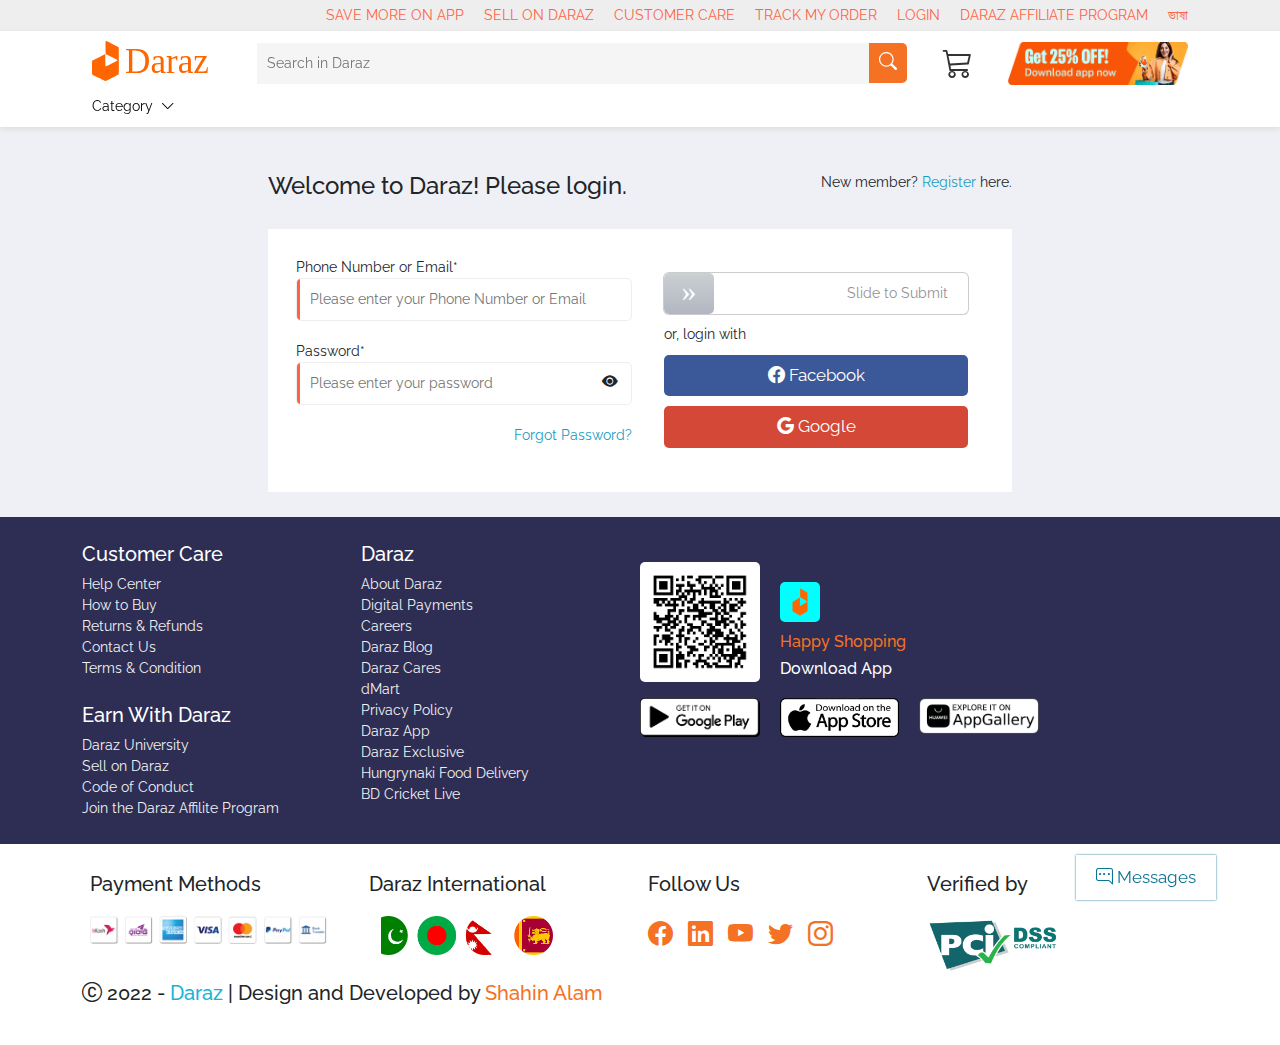
<file: login.html>
<!DOCTYPE html>
<html lang="bn">
<head>
    <title>Login | Daraz</title>
            <!-- meta -->
    <meta charset="UTF-8">
    <meta http-equiv="X-UA-Compatible" content="IE=edge">
    <meta name="viewport" content="width=device-width, initial-scale=1.0, user-scalable=no">
            <!-- link -->
    <link rel="shortcut icon" href="img/fav.png" type="image/x-icon">
    <link rel="stylesheet" href="https://cdn.jsdelivr.net/npm/bootstrap-icons@1.9.1/font/bootstrap-icons.css">
    <link rel="stylesheet" href="css/bootstrap.min.css">
    <link rel="stylesheet" href="css/login.css">
            <!-- script -->
    <script src="js/jquery-3.6.0.min.js"></script>
    <script src="js/bootstrap.min.js"></script>
    <script src="js/slide-to-submit.js"></script>
</head>
<body>
      <!-- codes for message box -->
<div id="message_box_wrapper">
  <button class="icon bi bi-chat-right-dots" onclick="document.querySelector('#message_box_wrapper .message_box').style.display='block';"> Messages</button>
  <div class="message_box">
    <div class="left_box">
      <h6 class="text-muted"><i class="bi bi-chat-right-dots"></i> Messages</h6>
      <div class="chats">
       <span>No chats for you</span>
      </div>
    </div>
    <div class="right_box">
      <h6>Daraz <button class="float-end bi bi-x-lg" onclick="document.querySelector('#message_box_wrapper .message_box').style.display='none';"></button></h6>
      <div class="chat_alert">
        <div class="bi bi-envelope-fill"></div>
        <a href="#">Use the App for exclusive offers!</a>
        <p>Once you start a new conversation, you'll see it listed here.</p>
        <div class="reg">
          <a href="login.html">Login</a> / <a href="#">Sign Up</a>
        </div>
      </div>
    </div>
  </div>
</div>


      <!-- codes for topBar section -->
<div id="topBar">
  <div class="container">
    <ul>
      <li><a href="#">SAVE MORE ON APP</a></li>
      <li><a href="#">SELL ON DARAZ</a></li>
      <li><a href="#">CUSTOMER CARE</a></li>
      <li><a href="#">TRACK MY ORDER</a></li>
      <li><a href="login.html">LOGIN</a></li>
      <li><a href="#">DARAZ AFFILIATE PROGRAM</a></li>
      <li><a href="javascript:void(0)">ভাষা</a></li>
    </ul>
  </div>
      <!-- app banner -->
  <div class="app_banner">
    <img src="img/fav.png" alt="logo">
    <p>অ্যাপে প্রথম অর্ডারে আকর্ষণীয় ভাউচার  <br>  ডাউনলোড করুন দারাজ অ্যাপ</p>
    <a href="javascript:void(0)">ডাউনলোড করুন</a>
  </div>
</div>

      <!-- codes for mobile nav section -->
<div id="mobile_nav">
  <a href="index.html" class="mobile_nav_item"><i class="bi bi-house-door"></i></a>
  <a href="categories.html" class="mobile_nav_item"><i class="bi bi-grid"></i></a>
  <a href="cart.html" class="mobile_nav_item"><i class="bi bi-bag-heart"></i></a>
  <a href="login.html" class="mobile_nav_item mobile_nav_active"><i class="bi bi-person-fill"></i> <span>Login</span></a>
</div>

      <!-- codes for header section -->
<header>
  <div class="container">
    <a href="index.html" class="header_logo"><img src="img/logo.svg" alt="Logo" width="100%"></a>
    <div class="header_search_wrapper">
      <input type="search" name="search_product" id="search_product" placeholder="Search in Daraz">
      <div class="search_button" onclick="product_search()"><i class="bi bi-search"></i></div>
     </div>
    <div class="cart_button" title="Cart">
      <span class="cart_quantity"></span>
      <a href="cart.html" class="bi bi-cart3"></a>
    </div>
    <a href="javascript:void(0)" class="getApp"> <img src="img/app_banner.png" alt="App Banner" width="180px"> </a>
  </div>
  <div class="container position-relative">
    <button class="cat_btn" onclick="document.querySelector('header #category').classList.toggle('show');  document.querySelector('header .cat_btn span').classList.toggle('bi-chevron-up');">Category <span class="bi bi-chevron-down ms-1"></span></button>
      <!-- category section -->
    <div id="category">
        <div class="main_menu">
            <ul>
            <li>Menu 1  <span class="float-end bi bi-chevron-right"></span>
                <!-- Submenu -->
                <div class="sub_menu">
                <ul>
                    <li>Submenu 1  <span class="float-end bi bi-chevron-right"></span>
                        <!-- links -->
                    <div class="links">
                        <ul>
                        <li><a href="categories.html">Link 1</a></li>
                        <li><a href="categories.html">Link 1</a></li>
                        <li><a href="categories.html">Link 1</a></li>
                        <li><a href="categories.html">Link 1</a></li>
                        <li><a href="categories.html">Link 1</a></li>
                        <li><a href="categories.html">Link 1</a></li>
                        <li><a href="categories.html">Link 1</a></li>
                        <li><a href="categories.html">Link 1</a></li>
                        </ul>
                    </div> <!-- end links -->
                    </li>
                    
                    <li>Submenu 1  <span class="float-end bi bi-chevron-right"></span>
                        <!-- links -->
                    <div class="links">
                        <ul>
                        <li><a href="categories.html">Link 2</a></li>
                        <li><a href="categories.html">Link 2</a></li>
                        <li><a href="categories.html">Link 2</a></li>
                        <li><a href="categories.html">Link 2</a></li>
                        <li><a href="categories.html">Link 2</a></li>
                        <li><a href="categories.html">Link 2</a></li>
                        </ul>
                    </div> <!-- end links -->
                    </li>
                    
                    <li>Submenu 1  <span class="float-end bi bi-chevron-right"></span>
                        <!-- links -->
                    <div class="links">
                        <ul>
                        <li><a href="categories.html">Link 3</a></li>
                        <li><a href="categories.html">Link 3</a></li>
                        <li><a href="categories.html">Link 3</a></li>
                        <li><a href="categories.html">Link 3</a></li>
                        <li><a href="categories.html">Link 3</a></li>
                        <li><a href="categories.html">Link 3</a></li>
                        <li><a href="categories.html">Link 3</a></li>
                        <li><a href="categories.html">Link 3</a></li>
                        </ul>
                    </div> <!-- end links -->
                    </li>
                    
                    <li>Submenu 1  <span class="float-end bi bi-chevron-right"></span>
                        <!-- links -->
                    <div class="links">
                        <ul>
                        <li><a href="categories.html">Link 4</a></li>
                        <li><a href="categories.html">Link 4</a></li>
                        <li><a href="categories.html">Link 4</a></li>
                        <li><a href="categories.html">Link 4</a></li>
                        <li><a href="categories.html">Link 4</a></li>
                        </ul>
                    </div> <!-- end links -->
                    </li>
                    
                    <li>Submenu 1  <span class="float-end bi bi-chevron-right"></span>
                        <!-- links -->
                    <div class="links">
                        <ul>
                        <li><a href="categories.html">Link 5</a></li>
                        <li><a href="categories.html">Link 5</a></li>
                        <li><a href="categories.html">Link 5</a></li>
                        <li><a href="categories.html">Link 5</a></li>
                        <li><a href="categories.html">Link 5</a></li>
                        <li><a href="categories.html">Link 5</a></li>
                        <li><a href="categories.html">Link 5</a></li>
                        <li><a href="categories.html">Link 5</a></li>
                        <li><a href="categories.html">Link 5</a></li>
                        <li><a href="categories.html">Link 5</a></li>
                        </ul>
                    </div> <!-- end links -->
                    </li>
                    
                    <li>Submenu 1  <span class="float-end bi bi-chevron-right"></span>
                        <!-- links -->
                    <div class="links">
                        <ul>
                        <li><a href="categories.html">Link 6</a></li>
                        <li><a href="categories.html">Link 6</a></li>
                        <li><a href="categories.html">Link 6</a></li>
                        </ul>
                    </div> <!-- end links -->
                    </li>
                    
                    <li>Submenu 1  <span class="float-end bi bi-chevron-right"></span>
                        <!-- links -->
                    <div class="links">
                        <ul>
                        <li><a href="categories.html">Link 7</a></li>
                        <li><a href="categories.html">Link 7</a></li>
                        <li><a href="categories.html">Link 7</a></li>
                        <li><a href="categories.html">Link 7</a></li>
                        <li><a href="categories.html">Link 7</a></li>
                        <li><a href="categories.html">Link 7</a></li>
                        <li><a href="categories.html">Link 7</a></li>
                        </ul>
                    </div> <!-- end links -->
                    </li>
                    
                    <li>Submenu 1  <span class="float-end bi bi-chevron-right"></span>
                        <!-- links -->
                    <div class="links">
                        <ul>
                        <li><a href="categories.html">Link 8</a></li>
                        <li><a href="categories.html">Link 8</a></li>
                        <li><a href="categories.html">Link 8</a></li>
                        <li><a href="categories.html">Link 8</a></li>
                        <li><a href="categories.html">Link 8</a></li>
                        <li><a href="categories.html">Link 8</a></li>
                        </ul>
                    </div> <!-- end links -->
                    </li>
                </ul>
                </div> <!-- end Submenu -->
            </li>
            
            <li>Menu 2  <span class="float-end bi bi-chevron-right"></span>
                <!-- Submenu -->
                <div class="sub_menu">
                <ul>
                    <li>Submenu 2  <span class="float-end bi bi-chevron-right"></span>
                        <!-- links -->
                    <div class="links">
                        <ul>
                        <li><a href="categories.html">Link 1</a></li>
                        <li><a href="categories.html">Link 1</a></li>
                        <li><a href="categories.html">Link 1</a></li>
                        <li><a href="categories.html">Link 1</a></li>
                        <li><a href="categories.html">Link 1</a></li>
                        <li><a href="categories.html">Link 1</a></li>
                        <li><a href="categories.html">Link 1</a></li>
                        <li><a href="categories.html">Link 1</a></li>
                        <li><a href="categories.html">Link 1</a></li>
                        </ul>
                    </div> <!-- end links -->
                    </li>
                    
                    <li>Submenu 2  <span class="float-end bi bi-chevron-right"></span>
                        <!-- links -->
                    <div class="links">
                        <ul>
                        <li><a href="categories.html">Link 2</a></li>
                        <li><a href="categories.html">Link 2</a></li>
                        <li><a href="categories.html">Link 2</a></li>
                        <li><a href="categories.html">Link 2</a></li>
                        </ul>
                    </div> <!-- end links -->
                    </li>
                    
                    <li>Submenu 2  <span class="float-end bi bi-chevron-right"></span>
                        <!-- links -->
                    <div class="links">
                        <ul>
                        <li><a href="categories.html">Link 3</a></li>
                        <li><a href="categories.html">Link 3</a></li>
                        <li><a href="categories.html">Link 3</a></li>
                        <li><a href="categories.html">Link 3</a></li>
                        <li><a href="categories.html">Link 3</a></li>
                        <li><a href="categories.html">Link 3</a></li>
                        <li><a href="categories.html">Link 3</a></li>
                        <li><a href="categories.html">Link 3</a></li>
                        <li><a href="categories.html">Link 3</a></li>
                        <li><a href="categories.html">Link 3</a></li>
                        <li><a href="categories.html">Link 3</a></li>
                        <li><a href="categories.html">Link 3</a></li>
                        </ul>
                    </div> <!-- end links -->
                    </li>
                    
                    <li>Submenu 2  <span class="float-end bi bi-chevron-right"></span>
                        <!-- links -->
                    <div class="links">
                        <ul>
                        <li><a href="categories.html">Link 4</a></li>
                        <li><a href="categories.html">Link 4</a></li>
                        <li><a href="categories.html">Link 4</a></li>
                        </ul>
                    </div> <!-- end links -->
                    </li>
                    
                    <li>Submenu 2  <span class="float-end bi bi-chevron-right"></span>
                        <!-- links -->
                    <div class="links">
                        <ul>
                        <li><a href="categories.html">Link 5</a></li>
                        <li><a href="categories.html">Link 5</a></li>
                        <li><a href="categories.html">Link 5</a></li>
                        <li><a href="categories.html">Link 5</a></li>
                        <li><a href="categories.html">Link 5</a></li>
                        <li><a href="categories.html">Link 5</a></li>
                        <li><a href="categories.html">Link 5</a></li>
                        <li><a href="categories.html">Link 5</a></li>
                        </ul>
                    </div> <!-- end links -->
                    </li>
                    
                    <li>Submenu 2  <span class="float-end bi bi-chevron-right"></span>
                        <!-- links -->
                    <div class="links">
                        <ul>
                        <li><a href="categories.html">Link 6</a></li>
                        <li><a href="categories.html">Link 6</a></li>
                        <li><a href="categories.html">Link 6</a></li>
                        <li><a href="categories.html">Link 6</a></li>
                        <li><a href="categories.html">Link 6</a></li>
                        </ul>
                    </div> <!-- end links -->
                    </li>
                </ul>
                </div> <!-- end Submenu -->
            </li>
            
            <li>Menu 3  <span class="float-end bi bi-chevron-right"></span>
                <!-- Submenu -->
                <div class="sub_menu">
                <ul>
                    <li>Submenu 3  <span class="float-end bi bi-chevron-right"></span>
                        <!-- links -->
                    <div class="links">
                        <ul>
                        <li><a href="categories.html">Link 1</a></li>
                        <li><a href="categories.html">Link 1</a></li>
                        <li><a href="categories.html">Link 1</a></li>
                        <li><a href="categories.html">Link 1</a></li>
                        <li><a href="categories.html">Link 1</a></li>
                        </ul>
                    </div> <!-- end links -->
                    </li>
                    
                    <li>Submenu 3  <span class="float-end bi bi-chevron-right"></span>
                        <!-- links -->
                    <div class="links">
                        <ul>
                        <li><a href="categories.html">Link 2</a></li>
                        <li><a href="categories.html">Link 2</a></li>
                        <li><a href="categories.html">Link 2</a></li>
                        <li><a href="categories.html">Link 2</a></li>
                        <li><a href="categories.html">Link 2</a></li>
                        <li><a href="categories.html">Link 2</a></li>
                        </ul>
                    </div> <!-- end links -->
                    </li>
                    
                    <li>Submenu 3  <span class="float-end bi bi-chevron-right"></span>
                        <!-- links -->
                    <div class="links">
                        <ul>
                        <li><a href="categories.html">Link 3</a></li>
                        <li><a href="categories.html">Link 3</a></li>
                        <li><a href="categories.html">Link 3</a></li>
                        </ul>
                    </div> <!-- end links -->
                    </li>
                </ul>
                </div> <!-- end Submenu -->
            </li>
            
            <li>Menu 4  <span class="float-end bi bi-chevron-right"></span>
                <!-- Submenu -->
                <div class="sub_menu">
                <ul>
                    <li>Submenu 4  <span class="float-end bi bi-chevron-right"></span>
                        <!-- links -->
                    <div class="links">
                        <ul>
                        <li><a href="categories.html">Link 1</a></li>
                        <li><a href="categories.html">Link 1</a></li>
                        <li><a href="categories.html">Link 1</a></li>
                        <li><a href="categories.html">Link 1</a></li>
                        </ul>
                    </div> <!-- end links -->
                    </li>
                    
                    <li>Submenu 4  <span class="float-end bi bi-chevron-right"></span>
                        <!-- links -->
                    <div class="links">
                        <ul>
                        <li><a href="categories.html">Link 2</a></li>
                        <li><a href="categories.html">Link 2</a></li>
                        <li><a href="categories.html">Link 2</a></li>
                        <li><a href="categories.html">Link 2</a></li>
                        <li><a href="categories.html">Link 2</a></li>
                        <li><a href="categories.html">Link 2</a></li>
                        </ul>
                    </div> <!-- end links -->
                    </li>
                    
                    <li>Submenu 4  <span class="float-end bi bi-chevron-right"></span>
                        <!-- links -->
                    <div class="links">
                        <ul>
                        <li><a href="categories.html">Link 3</a></li>
                        <li><a href="categories.html">Link 3</a></li>
                        <li><a href="categories.html">Link 3</a></li>
                        <li><a href="categories.html">Link 3</a></li>
                        <li><a href="categories.html">Link 3</a></li>
                        <li><a href="categories.html">Link 3</a></li>
                        <li><a href="categories.html">Link 3</a></li>
                        <li><a href="categories.html">Link 3</a></li>
                        </ul>
                    </div> <!-- end links -->
                    </li>
                    
                    <li>Submenu 4  <span class="float-end bi bi-chevron-right"></span>
                        <!-- links -->
                    <div class="links">
                        <ul>
                        <li><a href="categories.html">Link 4</a></li>
                        <li><a href="categories.html">Link 4</a></li>
                        <li><a href="categories.html">Link 4</a></li>
                        <li><a href="categories.html">Link 4</a></li>
                        <li><a href="categories.html">Link 4</a></li>
                        </ul>
                    </div> <!-- end links -->
                    </li>
                    
                    <li>Submenu 4  <span class="float-end bi bi-chevron-right"></span>
                        <!-- links -->
                    <div class="links">
                        <ul>
                        <li><a href="categories.html">Link 5</a></li>
                        <li><a href="categories.html">Link 5</a></li>
                        <li><a href="categories.html">Link 5</a></li>
                        <li><a href="categories.html">Link 5</a></li>
                        <li><a href="categories.html">Link 5</a></li>
                        <li><a href="categories.html">Link 5</a></li>
                        <li><a href="categories.html">Link 5</a></li>
                        <li><a href="categories.html">Link 5</a></li>
                        <li><a href="categories.html">Link 5</a></li>
                        <li><a href="categories.html">Link 5</a></li>
                        </ul>
                    </div> <!-- end links -->
                    </li>
                    
                    <li>Submenu 4  <span class="float-end bi bi-chevron-right"></span>
                        <!-- links -->
                    <div class="links">
                        <ul>
                        <li><a href="categories.html">Link 6</a></li>
                        <li><a href="categories.html">Link 6</a></li>
                        <li><a href="categories.html">Link 6</a></li>
                        </ul>
                    </div> <!-- end links -->
                    </li>
                    
                    <li>Submenu 4  <span class="float-end bi bi-chevron-right"></span>
                        <!-- links -->
                    <div class="links">
                        <ul>
                        <li><a href="categories.html">Link 7</a></li>
                        <li><a href="categories.html">Link 7</a></li>
                        <li><a href="categories.html">Link 7</a></li>
                        <li><a href="categories.html">Link 7</a></li>
                        <li><a href="categories.html">Link 7</a></li>
                        <li><a href="categories.html">Link 7</a></li>
                        <li><a href="categories.html">Link 7</a></li>
                        </ul>
                    </div> <!-- end links -->
                    </li>
                </ul>
                </div> <!-- end Submenu -->
            </li>
            
            <li>Menu 5  <span class="float-end bi bi-chevron-right"></span>
                <!-- Submenu -->
                <div class="sub_menu">
                <ul>
                    <li>Submenu 5  <span class="float-end bi bi-chevron-right"></span>
                        <!-- links -->
                    <div class="links">
                        <ul>
                        <li><a href="categories.html">Link 1</a></li>
                        <li><a href="categories.html">Link 1</a></li>
                        <li><a href="categories.html">Link 1</a></li>
                        <li><a href="categories.html">Link 1</a></li>
                        <li><a href="categories.html">Link 1</a></li>
                        <li><a href="categories.html">Link 1</a></li>
                        <li><a href="categories.html">Link 1</a></li>
                        <li><a href="categories.html">Link 1</a></li>
                        </ul>
                    </div> <!-- end links -->
                    </li>
                    
                    <li>Submenu 5  <span class="float-end bi bi-chevron-right"></span>
                        <!-- links -->
                    <div class="links">
                        <ul>
                        <li><a href="categories.html">Link 2</a></li>
                        <li><a href="categories.html">Link 2</a></li>
                        <li><a href="categories.html">Link 2</a></li>
                        <li><a href="categories.html">Link 2</a></li>
                        <li><a href="categories.html">Link 2</a></li>
                        <li><a href="categories.html">Link 2</a></li>
                        </ul>
                    </div> <!-- end links -->
                    </li>
                    
                    <li>Submenu 5  <span class="float-end bi bi-chevron-right"></span>
                        <!-- links -->
                    <div class="links">
                        <ul>
                        <li><a href="categories.html">Link 3</a></li>
                        <li><a href="categories.html">Link 3</a></li>
                        <li><a href="categories.html">Link 3</a></li>
                        <li><a href="categories.html">Link 3</a></li>
                        <li><a href="categories.html">Link 3</a></li>
                        <li><a href="categories.html">Link 3</a></li>
                        <li><a href="categories.html">Link 3</a></li>
                        <li><a href="categories.html">Link 3</a></li>
                        </ul>
                    </div> <!-- end links -->
                    </li>
                    
                    <li>Submenu 5  <span class="float-end bi bi-chevron-right"></span>
                        <!-- links -->
                    <div class="links">
                        <ul>
                        <li><a href="categories.html">Link 4</a></li>
                        <li><a href="categories.html">Link 4</a></li>
                        <li><a href="categories.html">Link 4</a></li>
                        <li><a href="categories.html">Link 4</a></li>
                        <li><a href="categories.html">Link 4</a></li>
                        </ul>
                    </div> <!-- end links -->
                    </li>
                </ul>
                </div> <!-- end Submenu -->
            </li>
            </ul>
        </div>
    </div>
</div>
      <script>
        $(window).scroll(function(){
          if ($(this).scrollTop() > 500) {
          $('header').addClass('sticky_header');
          } else {
              $('header').removeClass('sticky_header');
          }
        });
      </script>
</header>

        <!-- codes for main section -->
<main>
    <div class="container">
        <div class="row">
          <div class="col-lg-8 mx-auto">
            <div class="title">
              <h4>Welcome to Daraz! Please login.</h4>
              <span>New member? <a href="#">Register</a> here.</span>
            </div>
            <div class="login_box">
              <form action="" id="login_form">
                <div class="row">
                  <!-- input boxes -->
                  <div class="col-md-6 p-2">
                    <label for="phone_mail">Phone Number or Email*</label>  <br>
                    <div class="item">
                      <input type="text" name="phone_mail" id="phone_mail" placeholder="Please enter your Phone Number or Email" required>
                    </div>
                    <label for="password">Password*</label>  <br>
                    <div class="item">
                      <input type="password" name="password" id="password" placeholder="Please enter your password" required> <i class="bi bi-eye-fill btn" id="togglePassword"></i>
                    </div>
                    <a href="#" class="float-end">Forgot Password?</a>
                          <script>
                            const togglePassword = document.querySelector("#togglePassword");
                            const password = document.querySelector("#password");

                            togglePassword.addEventListener("click", function () {
                               
                                const type = password.getAttribute("type") === "password" ? "text" : "password";
                                password.setAttribute("type", type);
                                
                                this.classList.toggle("bi-eye-slash-fill");
                            });
                          </script>
                  </div>
                  <!-- submit buttons -->
                  <div class="col-md-6 p-4">
                    <div class="slide-submit">
                      <div class="slide-submit-text">Slide to Submit</div>
                      <div class="slide-submit-thumb">»</div>
                              <script>
                                    $('.slide-submit').slideToSubmit({
                                      submitDelay: 1000,
                                      successText: 'Successfully Logged in',
                                    });
                              </script>
                    </div>
                    <span>or, login with</span>
                    <button class="login_with_fb"><i class="bi bi-facebook"></i> Facebook</button>
                    <button class="login_with_google"><i class="bi bi-google"></i> Google</button>
                  </div>
                </div>
              </form>
            </div>
          </div>
        </div>
    </div>
</main>

        <!-- codes for footer section -->
<footer>
  <!-- footer links -->
  <div id="footer_links">
    <div class="container">
      <div class="row">
        <div class="col-lg-3 col-md-6">
          <h5>Customer Care</h5>
          <ul>
            <li><a href="#">Help Center</a></li>
            <li><a href="#">How to Buy</a></li>
            <li><a href="#">Returns & Refunds</a></li>
            <li><a href="contact_us.html">Contact Us</a></li>
            <li><a href="#">Terms & Condition</a></li>
          </ul>
          <h5 class="mt-4">Earn With Daraz</h5>
          <ul>
            <li><a href="#">Daraz University</a></li>
            <li><a href="#">Sell on Daraz</a></li>
            <li><a href="#">Code of Conduct</a></li>
            <li><a href="#">Join the Daraz Affilite Program</a></li>
          </ul>
        </div>
        <div class="col-lg-3 col-md-6">
          <h5>Daraz</h5>
          <ul>
            <li><a href="about_us.html">About Daraz</a></li>
            <li><a href="#">Digital Payments</a></li>
            <li><a href="#">Careers</a></li>
            <li><a href="blog.html">Daraz Blog</a></li>
            <li><a href="#">Daraz Cares</a></li>
            <li><a href="#">dMart</a></li>
            <li><a href="#">Privacy Policy</a></li>
            <li><a href="#">Daraz App</a></li>
            <li><a href="#">Daraz Exclusive</a></li>
            <li><a href="#">Hungrynaki Food Delivery</a></li>
            <li><a href="#">BD Cricket Live</a></li>
          </ul>
        </div>
        <div class="col-lg-6 app_download">
          <img src="img/daraz_app_download_qr_code.png" alt="QR Code" class="qr_for_app">
          <div class="item">
            <img src="img/fav.png" alt="logo">
            <h6>Happy Shopping</h6>
            <h6 class="text-white">Download App</h6>
          </div>
          <ul>
            <li><a href="#"><img src="img/app_download_google_play.png" alt="Google Play" width="100%"></a></li>
            <li><a href="#"><img src="img/app_download_app_store.png" alt="App Store" width="100%"></a></li>
            <li><a href="#"><img src="img/app_download_app_gallery.png" alt="App Gallery" width="100%"></a></li>
          </ul>
        </div>
      </div>
    </div>
  </div>
  <!-- footer payments -->
  <div id="footer_payments">
    <div class="container">
      <div class="row">
        <div class="col-lg-3 col-md-6 p-2">
          <h5>Payment Methods</h5>
          <img src="img/payment_gateway.png" alt="payment gateway" width="90%">
        </div>
        <div class="col-lg-3 col-md-6 p-2">
          <h5>Daraz International</h5>
          <img src="img/flags.png" alt="International Marketplace" width="70%">
        </div>
        <div class="col-lg-3 col-md-6 p-2">
          <h5>Follow Us</h5>
          <ul>
            <li><a href="#"><i class="bi bi-facebook"></i></a></li>
            <li><a href="#"><i class="bi bi-linkedin"></i></a></li>
            <li><a href="#"><i class="bi bi-youtube"></i></a></li>
            <li><a href="#"><i class="bi bi-twitter"></i></a></li>
            <li><a href="#"><i class="bi bi-instagram"></i></a></li>
          </ul>
        </div>
        <div class="col-lg-3 col-md-6 p-2">
          <h5>Verified by</h5>
          <img src="img/pci_dss_logo.png" alt="pci dss logo" width="50%">
        </div>
      </div>
      <h5><i class="bi bi-c-circle"></i> 2022 - <span style="color: #19B2D7; font-weight: 500;">Daraz</span> | Design and Developed by <a href="https://facebook.com/j.shahinalam" target="_blank" style="color: #f57224; font-weight: 500;">Shahin Alam</a></h5>
    </div>
  </div>
</footer>

</body>
</html>
</file>
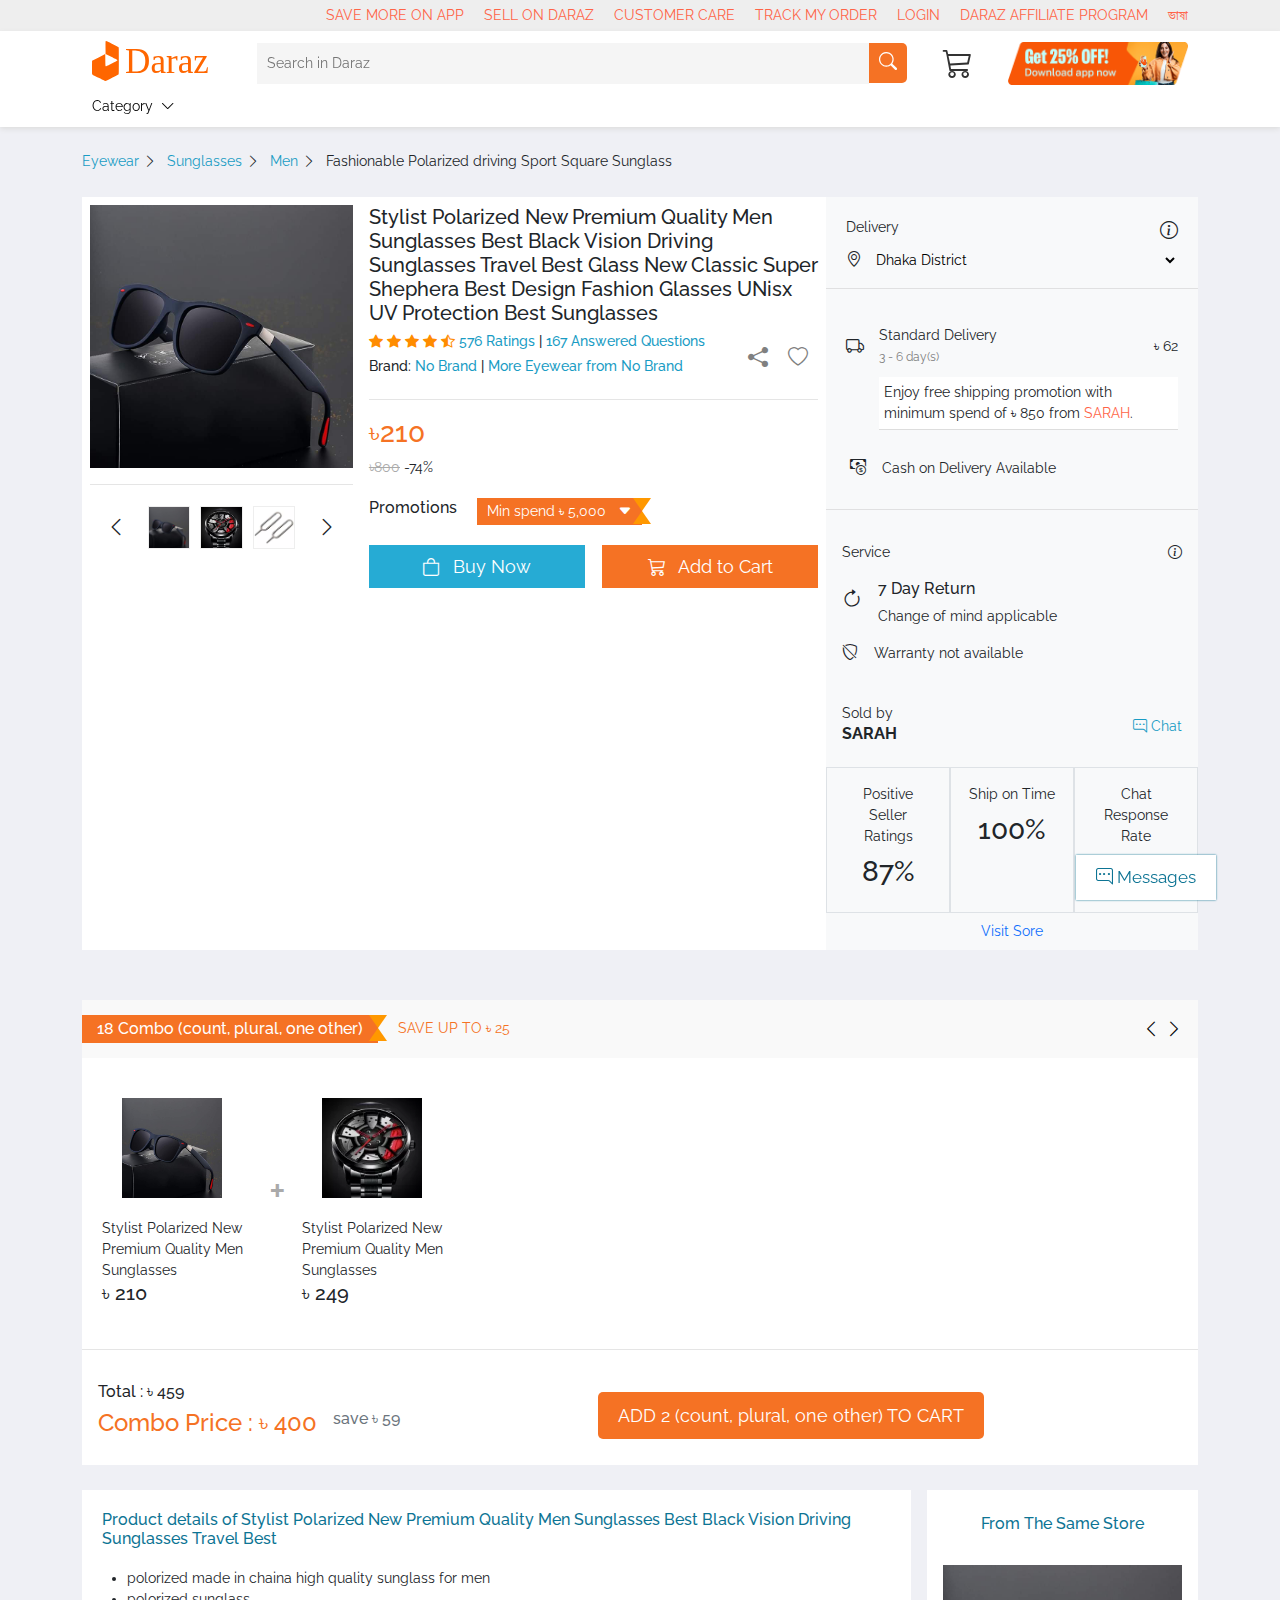
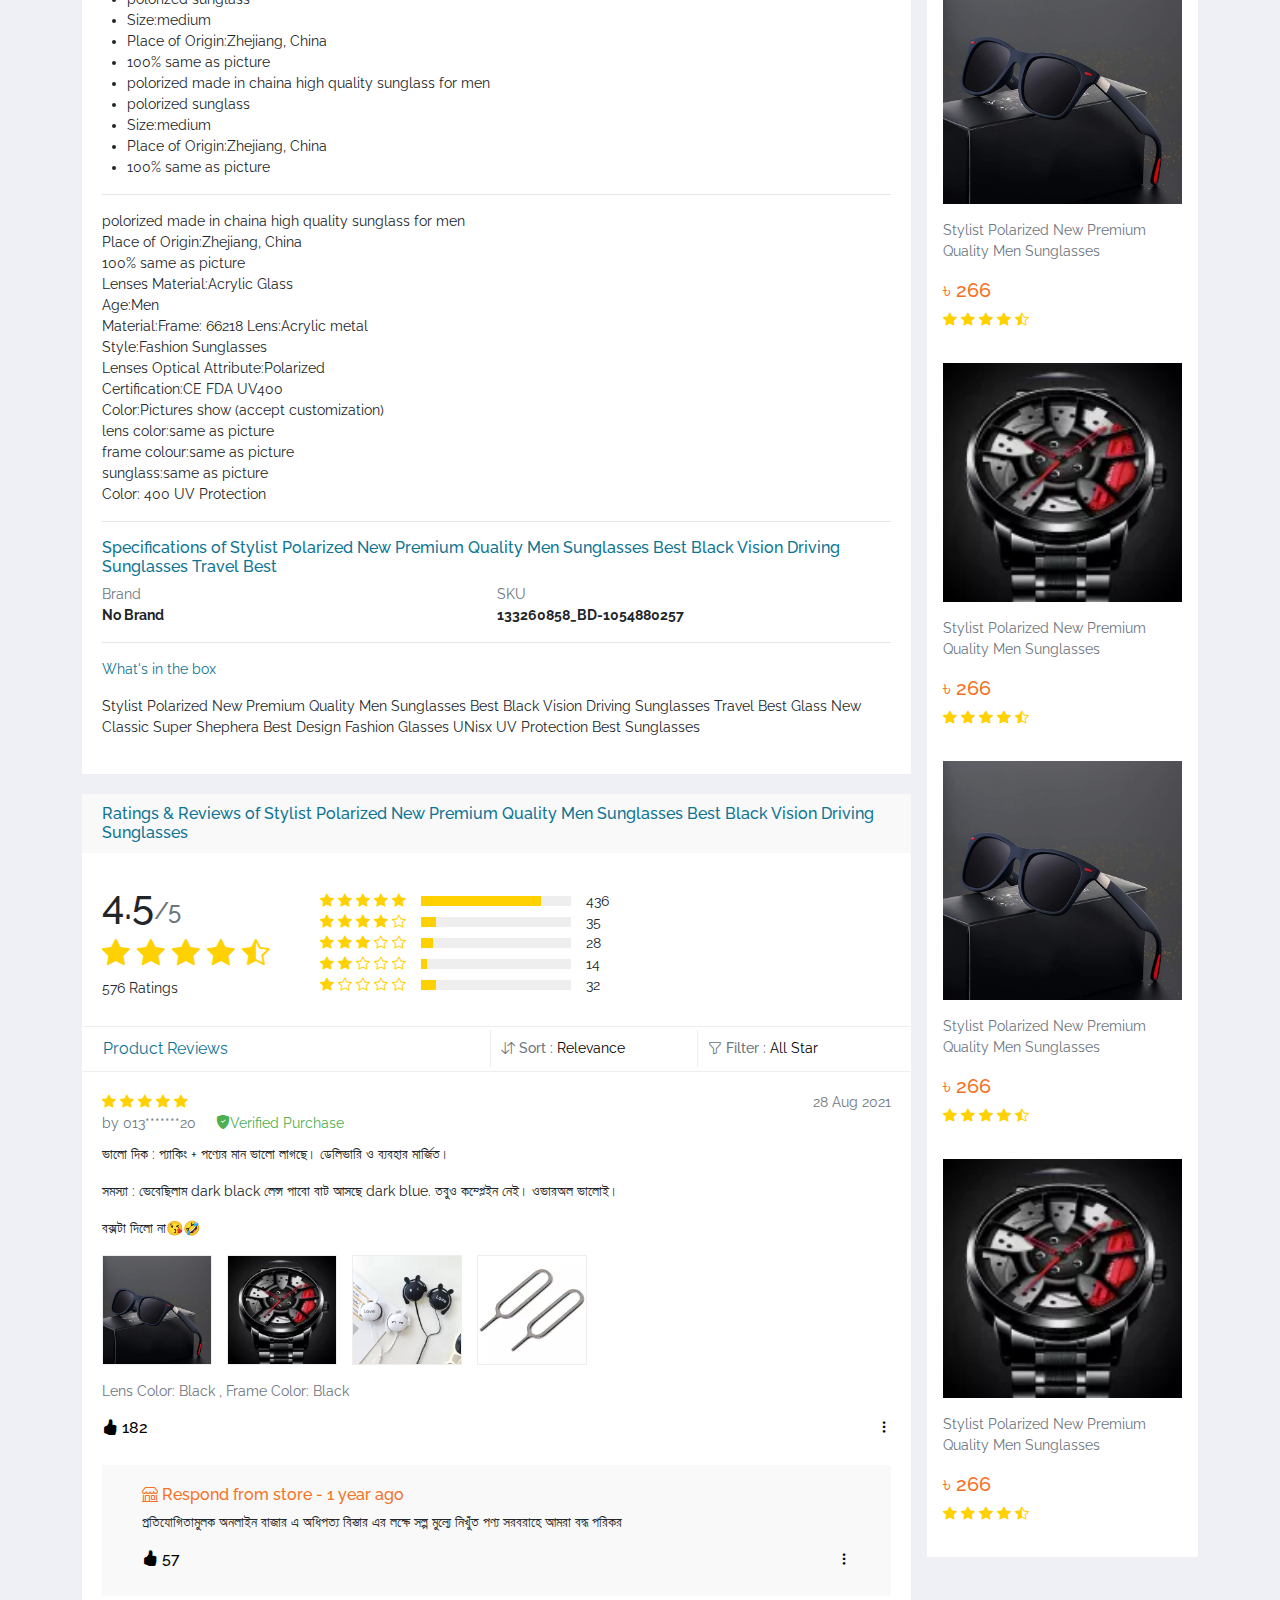
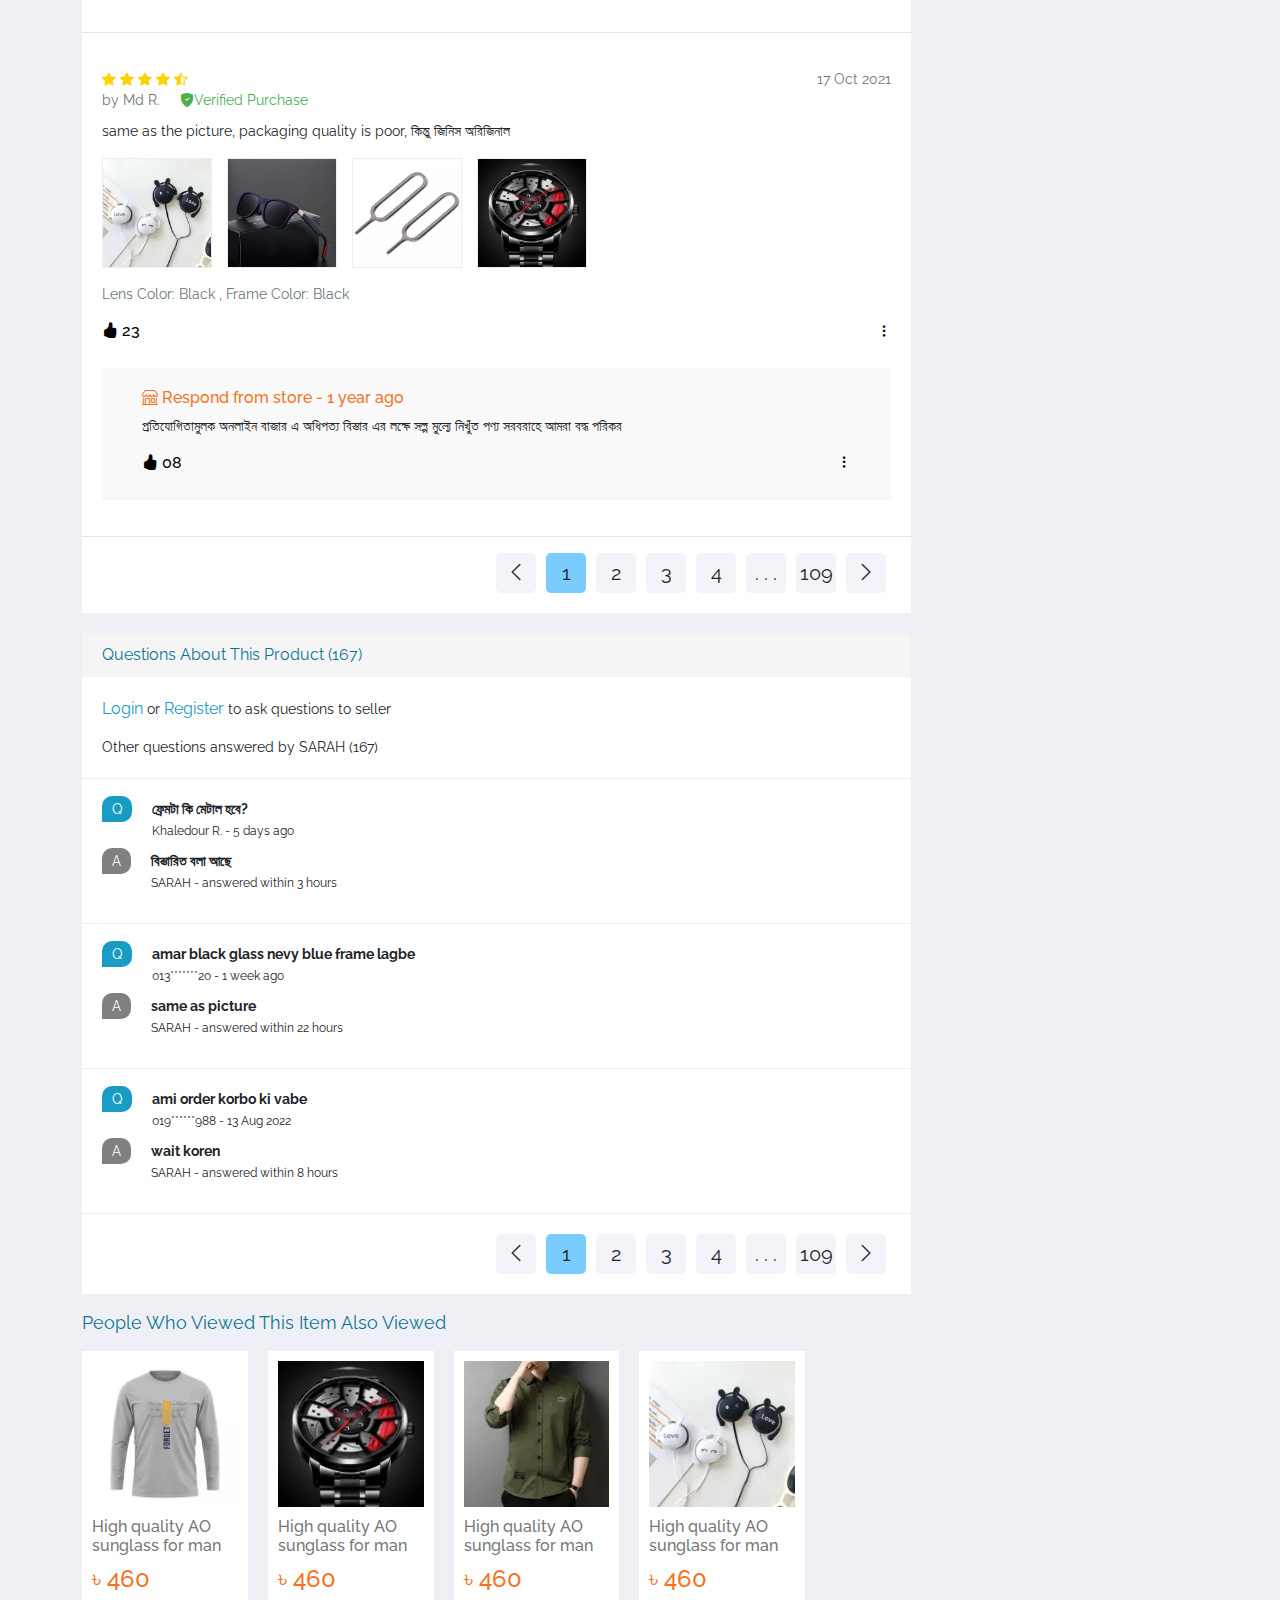
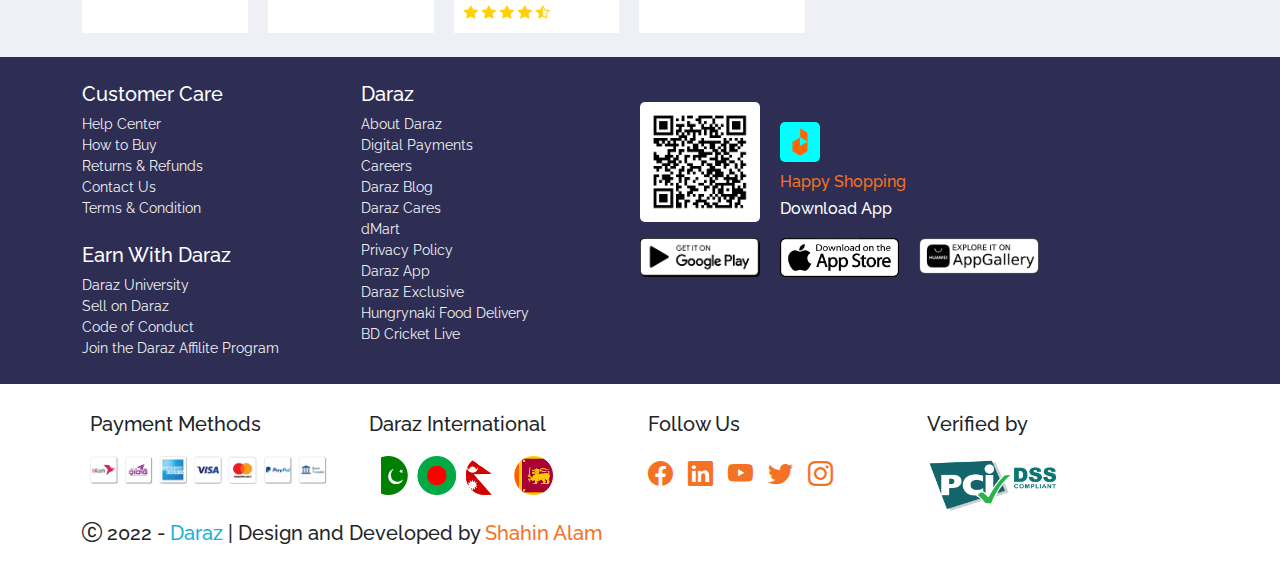
<file: product-details.html>
<!DOCTYPE html>
<html lang="bn">
<head>
    <title>Product Details | Daraz</title>
            <!-- meta -->
    <meta charset="UTF-8">
    <meta http-equiv="X-UA-Compatible" content="IE=edge">
    <meta name="viewport" content="width=device-width, initial-scale=1.0, user-scalable=no">
            <!-- link -->
    <link rel="shortcut icon" href="img/fav.png" type="image/x-icon">
    <link rel="stylesheet" href="https://cdn.jsdelivr.net/npm/bootstrap-icons@1.9.1/font/bootstrap-icons.css">
    <link rel="stylesheet" href="css/bootstrap.min.css">
    <link rel="stylesheet" href="css/product_details.css">
            <!-- script -->
    <script src="js/jquery-3.6.0.min.js"></script>
    <script src="js/bootstrap.min.js"></script>
    <script src="js/slide-to-submit.js"></script>
</head>
<body>
      <!-- codes for message box -->
<div id="message_box_wrapper">
  <button class="icon bi bi-chat-right-dots" onclick="document.querySelector('#message_box_wrapper .message_box').style.display='block';"> Messages</button>
  <div class="message_box">
    <div class="left_box">
      <h6 class="text-muted"><i class="bi bi-chat-right-dots"></i> Messages</h6>
      <div class="chats">
       <span>No chats for you</span>
      </div>
    </div>
    <div class="right_box">
      <h6>Daraz <button class="float-end bi bi-x-lg" onclick="document.querySelector('#message_box_wrapper .message_box').style.display='none';"></button></h6>
      <div class="chat_alert">
        <div class="bi bi-envelope-fill"></div>
        <a href="#">Use the App for exclusive offers!</a>
        <p>Once you start a new conversation, you'll see it listed here.</p>
        <div class="reg">
          <a href="login.html">Login</a> / <a href="#">Sign Up</a>
        </div>
      </div>
    </div>
  </div>
</div>

      <!-- codes for login popup section -->
<div id="login_modal">
    <div class="modal_box">
        <h6 title="Close" class="float-end bi bi-x-lg btn p-0 ms-3" onclick="document.querySelector('#login_modal').style.display='none';"></h6>
        <h5>Welcome to Daraz! Please login.</h5>
        <span>New member? <a href="#">Register</a> here.</span>
        <div class="login_box">
            <form action="" id="login_form">
                <div class="row">
                <!-- input boxes -->
                <div class="col-md-6 p-2">
                    <label for="phone_mail">Phone Number or Email*</label>  <br>
                    <div class="item">
                    <input type="text" name="phone_mail" id="phone_mail" placeholder="Please enter your Phone Number or Email" required>
                    </div>
                    <label for="password">Password*</label>  <br>
                    <div class="item">
                    <input type="password" name="password" id="password" placeholder="Please enter your password" required> <i class="bi bi-eye-fill btn" id="togglePassword"></i>
                    </div>
                    <a href="#" class="float-end">Forgot Password?</a>
                        <script>
                            const togglePassword = document.querySelector("#togglePassword");
                            const password = document.querySelector("#password");

                            togglePassword.addEventListener("click", function () {
                                
                                const type = password.getAttribute("type") === "password" ? "text" : "password";
                                password.setAttribute("type", type);
                                
                                this.classList.toggle("bi-eye-slash-fill");
                            });
                        </script>
                </div>
                <!-- submit buttons -->
                <div class="col-md-6 p-4">
                    <div class="slide-submit">
                    <div class="slide-submit-text">Slide to Submit</div>
                    <div class="slide-submit-thumb">»</div>
                            <script>
                                    $('.slide-submit').slideToSubmit({
                                    submitDelay: 1000,
                                    successText: 'Successfully Logged in',
                                    });
                            </script>
                    </div>
                    <span>or, login with</span>
                    <button class="login_with_fb"><i class="bi bi-facebook"></i> Facebook</button>
                    <button class="login_with_google"><i class="bi bi-google"></i> Google</button>
                </div>
                </div>
            </form>
        </div>
    </div>
</div>

      <!-- codes for topBar section -->
<div id="topBar">
  <div class="container">
    <ul>
      <li><a href="#">SAVE MORE ON APP</a></li>
      <li><a href="#">SELL ON DARAZ</a></li>
      <li><a href="#">CUSTOMER CARE</a></li>
      <li><a href="#">TRACK MY ORDER</a></li>
      <li><a href="login.html">LOGIN</a></li>
      <li><a href="#">DARAZ AFFILIATE PROGRAM</a></li>
      <li><a href="javascript:void(0)">ভাষা</a></li>
    </ul>
  </div>
      <!-- app banner -->
  <div class="app_banner">
    <img src="img/fav.png" alt="logo">
    <p>অ্যাপে প্রথম অর্ডারে আকর্ষণীয় ভাউচার  <br>  ডাউনলোড করুন দারাজ অ্যাপ</p>
    <a href="javascript:void(0)">ডাউনলোড করুন</a>
  </div>
</div>

      <!-- codes for mobile nav section -->
<div id="mobile_nav">
  <a href="index.html" class="mobile_nav_item"><i class="bi bi-house-door"></i></a>
  <a href="categories.html" class="mobile_nav_item"><i class="bi bi-grid"></i></a>
  <a href="cart.html" class="mobile_nav_item"><i class="bi bi-bag-heart"></i></a>
  <a href="login.html" class="mobile_nav_item"><i class="bi bi-person"></i></a>
</div>

      <!-- codes for header section -->
<header>
  <div class="container">
    <a href="index.html" class="header_logo"><img src="img/logo.svg" alt="Logo" width="100%"></a>
    <div class="header_search_wrapper">
      <input type="search" name="search_product" id="search_product" placeholder="Search in Daraz">
      <div class="search_button" onclick="product_search()"><i class="bi bi-search"></i></div>
     </div>
    <div class="cart_button" title="Cart">
      <span class="cart_quantity"></span>
      <a href="cart.html" class="bi bi-cart3"></a>
    </div>
    <a href="javascript:void(0)" class="getApp"> <img src="img/app_banner.png" alt="App Banner" width="180px"> </a>
  </div>
  <div class="container position-relative">
    <button class="cat_btn" onclick="document.querySelector('header #category').classList.toggle('show');  document.querySelector('header .cat_btn span').classList.toggle('bi-chevron-up');">Category <span class="bi bi-chevron-down ms-1"></span></button>
      <!-- category section -->
    <div id="category">
        <div class="main_menu">
            <ul>
            <li>Menu 1  <span class="float-end bi bi-chevron-right"></span>
                <!-- Submenu -->
                <div class="sub_menu">
                <ul>
                    <li>Submenu 1  <span class="float-end bi bi-chevron-right"></span>
                        <!-- links -->
                    <div class="links">
                        <ul>
                        <li><a href="categories.html">Link 1</a></li>
                        <li><a href="categories.html">Link 1</a></li>
                        <li><a href="categories.html">Link 1</a></li>
                        <li><a href="categories.html">Link 1</a></li>
                        <li><a href="categories.html">Link 1</a></li>
                        <li><a href="categories.html">Link 1</a></li>
                        <li><a href="categories.html">Link 1</a></li>
                        <li><a href="categories.html">Link 1</a></li>
                        </ul>
                    </div> <!-- end links -->
                    </li>
                    
                    <li>Submenu 1  <span class="float-end bi bi-chevron-right"></span>
                        <!-- links -->
                    <div class="links">
                        <ul>
                        <li><a href="categories.html">Link 2</a></li>
                        <li><a href="categories.html">Link 2</a></li>
                        <li><a href="categories.html">Link 2</a></li>
                        <li><a href="categories.html">Link 2</a></li>
                        <li><a href="categories.html">Link 2</a></li>
                        <li><a href="categories.html">Link 2</a></li>
                        </ul>
                    </div> <!-- end links -->
                    </li>
                    
                    <li>Submenu 1  <span class="float-end bi bi-chevron-right"></span>
                        <!-- links -->
                    <div class="links">
                        <ul>
                        <li><a href="categories.html">Link 3</a></li>
                        <li><a href="categories.html">Link 3</a></li>
                        <li><a href="categories.html">Link 3</a></li>
                        <li><a href="categories.html">Link 3</a></li>
                        <li><a href="categories.html">Link 3</a></li>
                        <li><a href="categories.html">Link 3</a></li>
                        <li><a href="categories.html">Link 3</a></li>
                        <li><a href="categories.html">Link 3</a></li>
                        </ul>
                    </div> <!-- end links -->
                    </li>
                    
                    <li>Submenu 1  <span class="float-end bi bi-chevron-right"></span>
                        <!-- links -->
                    <div class="links">
                        <ul>
                        <li><a href="categories.html">Link 4</a></li>
                        <li><a href="categories.html">Link 4</a></li>
                        <li><a href="categories.html">Link 4</a></li>
                        <li><a href="categories.html">Link 4</a></li>
                        <li><a href="categories.html">Link 4</a></li>
                        </ul>
                    </div> <!-- end links -->
                    </li>
                    
                    <li>Submenu 1  <span class="float-end bi bi-chevron-right"></span>
                        <!-- links -->
                    <div class="links">
                        <ul>
                        <li><a href="categories.html">Link 5</a></li>
                        <li><a href="categories.html">Link 5</a></li>
                        <li><a href="categories.html">Link 5</a></li>
                        <li><a href="categories.html">Link 5</a></li>
                        <li><a href="categories.html">Link 5</a></li>
                        <li><a href="categories.html">Link 5</a></li>
                        <li><a href="categories.html">Link 5</a></li>
                        <li><a href="categories.html">Link 5</a></li>
                        <li><a href="categories.html">Link 5</a></li>
                        <li><a href="categories.html">Link 5</a></li>
                        </ul>
                    </div> <!-- end links -->
                    </li>
                    
                    <li>Submenu 1  <span class="float-end bi bi-chevron-right"></span>
                        <!-- links -->
                    <div class="links">
                        <ul>
                        <li><a href="categories.html">Link 6</a></li>
                        <li><a href="categories.html">Link 6</a></li>
                        <li><a href="categories.html">Link 6</a></li>
                        </ul>
                    </div> <!-- end links -->
                    </li>
                    
                    <li>Submenu 1  <span class="float-end bi bi-chevron-right"></span>
                        <!-- links -->
                    <div class="links">
                        <ul>
                        <li><a href="categories.html">Link 7</a></li>
                        <li><a href="categories.html">Link 7</a></li>
                        <li><a href="categories.html">Link 7</a></li>
                        <li><a href="categories.html">Link 7</a></li>
                        <li><a href="categories.html">Link 7</a></li>
                        <li><a href="categories.html">Link 7</a></li>
                        <li><a href="categories.html">Link 7</a></li>
                        </ul>
                    </div> <!-- end links -->
                    </li>
                    
                    <li>Submenu 1  <span class="float-end bi bi-chevron-right"></span>
                        <!-- links -->
                    <div class="links">
                        <ul>
                        <li><a href="categories.html">Link 8</a></li>
                        <li><a href="categories.html">Link 8</a></li>
                        <li><a href="categories.html">Link 8</a></li>
                        <li><a href="categories.html">Link 8</a></li>
                        <li><a href="categories.html">Link 8</a></li>
                        <li><a href="categories.html">Link 8</a></li>
                        </ul>
                    </div> <!-- end links -->
                    </li>
                </ul>
                </div> <!-- end Submenu -->
            </li>
            
            <li>Menu 2  <span class="float-end bi bi-chevron-right"></span>
                <!-- Submenu -->
                <div class="sub_menu">
                <ul>
                    <li>Submenu 2  <span class="float-end bi bi-chevron-right"></span>
                        <!-- links -->
                    <div class="links">
                        <ul>
                        <li><a href="categories.html">Link 1</a></li>
                        <li><a href="categories.html">Link 1</a></li>
                        <li><a href="categories.html">Link 1</a></li>
                        <li><a href="categories.html">Link 1</a></li>
                        <li><a href="categories.html">Link 1</a></li>
                        <li><a href="categories.html">Link 1</a></li>
                        <li><a href="categories.html">Link 1</a></li>
                        <li><a href="categories.html">Link 1</a></li>
                        <li><a href="categories.html">Link 1</a></li>
                        </ul>
                    </div> <!-- end links -->
                    </li>
                    
                    <li>Submenu 2  <span class="float-end bi bi-chevron-right"></span>
                        <!-- links -->
                    <div class="links">
                        <ul>
                        <li><a href="categories.html">Link 2</a></li>
                        <li><a href="categories.html">Link 2</a></li>
                        <li><a href="categories.html">Link 2</a></li>
                        <li><a href="categories.html">Link 2</a></li>
                        </ul>
                    </div> <!-- end links -->
                    </li>
                    
                    <li>Submenu 2  <span class="float-end bi bi-chevron-right"></span>
                        <!-- links -->
                    <div class="links">
                        <ul>
                        <li><a href="categories.html">Link 3</a></li>
                        <li><a href="categories.html">Link 3</a></li>
                        <li><a href="categories.html">Link 3</a></li>
                        <li><a href="categories.html">Link 3</a></li>
                        <li><a href="categories.html">Link 3</a></li>
                        <li><a href="categories.html">Link 3</a></li>
                        <li><a href="categories.html">Link 3</a></li>
                        <li><a href="categories.html">Link 3</a></li>
                        <li><a href="categories.html">Link 3</a></li>
                        <li><a href="categories.html">Link 3</a></li>
                        <li><a href="categories.html">Link 3</a></li>
                        <li><a href="categories.html">Link 3</a></li>
                        </ul>
                    </div> <!-- end links -->
                    </li>
                    
                    <li>Submenu 2  <span class="float-end bi bi-chevron-right"></span>
                        <!-- links -->
                    <div class="links">
                        <ul>
                        <li><a href="categories.html">Link 4</a></li>
                        <li><a href="categories.html">Link 4</a></li>
                        <li><a href="categories.html">Link 4</a></li>
                        </ul>
                    </div> <!-- end links -->
                    </li>
                    
                    <li>Submenu 2  <span class="float-end bi bi-chevron-right"></span>
                        <!-- links -->
                    <div class="links">
                        <ul>
                        <li><a href="categories.html">Link 5</a></li>
                        <li><a href="categories.html">Link 5</a></li>
                        <li><a href="categories.html">Link 5</a></li>
                        <li><a href="categories.html">Link 5</a></li>
                        <li><a href="categories.html">Link 5</a></li>
                        <li><a href="categories.html">Link 5</a></li>
                        <li><a href="categories.html">Link 5</a></li>
                        <li><a href="categories.html">Link 5</a></li>
                        </ul>
                    </div> <!-- end links -->
                    </li>
                    
                    <li>Submenu 2  <span class="float-end bi bi-chevron-right"></span>
                        <!-- links -->
                    <div class="links">
                        <ul>
                        <li><a href="categories.html">Link 6</a></li>
                        <li><a href="categories.html">Link 6</a></li>
                        <li><a href="categories.html">Link 6</a></li>
                        <li><a href="categories.html">Link 6</a></li>
                        <li><a href="categories.html">Link 6</a></li>
                        </ul>
                    </div> <!-- end links -->
                    </li>
                </ul>
                </div> <!-- end Submenu -->
            </li>
            
            <li>Menu 3  <span class="float-end bi bi-chevron-right"></span>
                <!-- Submenu -->
                <div class="sub_menu">
                <ul>
                    <li>Submenu 3  <span class="float-end bi bi-chevron-right"></span>
                        <!-- links -->
                    <div class="links">
                        <ul>
                        <li><a href="categories.html">Link 1</a></li>
                        <li><a href="categories.html">Link 1</a></li>
                        <li><a href="categories.html">Link 1</a></li>
                        <li><a href="categories.html">Link 1</a></li>
                        <li><a href="categories.html">Link 1</a></li>
                        </ul>
                    </div> <!-- end links -->
                    </li>
                    
                    <li>Submenu 3  <span class="float-end bi bi-chevron-right"></span>
                        <!-- links -->
                    <div class="links">
                        <ul>
                        <li><a href="categories.html">Link 2</a></li>
                        <li><a href="categories.html">Link 2</a></li>
                        <li><a href="categories.html">Link 2</a></li>
                        <li><a href="categories.html">Link 2</a></li>
                        <li><a href="categories.html">Link 2</a></li>
                        <li><a href="categories.html">Link 2</a></li>
                        </ul>
                    </div> <!-- end links -->
                    </li>
                    
                    <li>Submenu 3  <span class="float-end bi bi-chevron-right"></span>
                        <!-- links -->
                    <div class="links">
                        <ul>
                        <li><a href="categories.html">Link 3</a></li>
                        <li><a href="categories.html">Link 3</a></li>
                        <li><a href="categories.html">Link 3</a></li>
                        </ul>
                    </div> <!-- end links -->
                    </li>
                </ul>
                </div> <!-- end Submenu -->
            </li>
            
            <li>Menu 4  <span class="float-end bi bi-chevron-right"></span>
                <!-- Submenu -->
                <div class="sub_menu">
                <ul>
                    <li>Submenu 4  <span class="float-end bi bi-chevron-right"></span>
                        <!-- links -->
                    <div class="links">
                        <ul>
                        <li><a href="categories.html">Link 1</a></li>
                        <li><a href="categories.html">Link 1</a></li>
                        <li><a href="categories.html">Link 1</a></li>
                        <li><a href="categories.html">Link 1</a></li>
                        </ul>
                    </div> <!-- end links -->
                    </li>
                    
                    <li>Submenu 4  <span class="float-end bi bi-chevron-right"></span>
                        <!-- links -->
                    <div class="links">
                        <ul>
                        <li><a href="categories.html">Link 2</a></li>
                        <li><a href="categories.html">Link 2</a></li>
                        <li><a href="categories.html">Link 2</a></li>
                        <li><a href="categories.html">Link 2</a></li>
                        <li><a href="categories.html">Link 2</a></li>
                        <li><a href="categories.html">Link 2</a></li>
                        </ul>
                    </div> <!-- end links -->
                    </li>
                    
                    <li>Submenu 4  <span class="float-end bi bi-chevron-right"></span>
                        <!-- links -->
                    <div class="links">
                        <ul>
                        <li><a href="categories.html">Link 3</a></li>
                        <li><a href="categories.html">Link 3</a></li>
                        <li><a href="categories.html">Link 3</a></li>
                        <li><a href="categories.html">Link 3</a></li>
                        <li><a href="categories.html">Link 3</a></li>
                        <li><a href="categories.html">Link 3</a></li>
                        <li><a href="categories.html">Link 3</a></li>
                        <li><a href="categories.html">Link 3</a></li>
                        </ul>
                    </div> <!-- end links -->
                    </li>
                    
                    <li>Submenu 4  <span class="float-end bi bi-chevron-right"></span>
                        <!-- links -->
                    <div class="links">
                        <ul>
                        <li><a href="categories.html">Link 4</a></li>
                        <li><a href="categories.html">Link 4</a></li>
                        <li><a href="categories.html">Link 4</a></li>
                        <li><a href="categories.html">Link 4</a></li>
                        <li><a href="categories.html">Link 4</a></li>
                        </ul>
                    </div> <!-- end links -->
                    </li>
                    
                    <li>Submenu 4  <span class="float-end bi bi-chevron-right"></span>
                        <!-- links -->
                    <div class="links">
                        <ul>
                        <li><a href="categories.html">Link 5</a></li>
                        <li><a href="categories.html">Link 5</a></li>
                        <li><a href="categories.html">Link 5</a></li>
                        <li><a href="categories.html">Link 5</a></li>
                        <li><a href="categories.html">Link 5</a></li>
                        <li><a href="categories.html">Link 5</a></li>
                        <li><a href="categories.html">Link 5</a></li>
                        <li><a href="categories.html">Link 5</a></li>
                        <li><a href="categories.html">Link 5</a></li>
                        <li><a href="categories.html">Link 5</a></li>
                        </ul>
                    </div> <!-- end links -->
                    </li>
                    
                    <li>Submenu 4  <span class="float-end bi bi-chevron-right"></span>
                        <!-- links -->
                    <div class="links">
                        <ul>
                        <li><a href="categories.html">Link 6</a></li>
                        <li><a href="categories.html">Link 6</a></li>
                        <li><a href="categories.html">Link 6</a></li>
                        </ul>
                    </div> <!-- end links -->
                    </li>
                    
                    <li>Submenu 4  <span class="float-end bi bi-chevron-right"></span>
                        <!-- links -->
                    <div class="links">
                        <ul>
                        <li><a href="categories.html">Link 7</a></li>
                        <li><a href="categories.html">Link 7</a></li>
                        <li><a href="categories.html">Link 7</a></li>
                        <li><a href="categories.html">Link 7</a></li>
                        <li><a href="categories.html">Link 7</a></li>
                        <li><a href="categories.html">Link 7</a></li>
                        <li><a href="categories.html">Link 7</a></li>
                        </ul>
                    </div> <!-- end links -->
                    </li>
                </ul>
                </div> <!-- end Submenu -->
            </li>
            
            <li>Menu 5  <span class="float-end bi bi-chevron-right"></span>
                <!-- Submenu -->
                <div class="sub_menu">
                <ul>
                    <li>Submenu 5  <span class="float-end bi bi-chevron-right"></span>
                        <!-- links -->
                    <div class="links">
                        <ul>
                        <li><a href="categories.html">Link 1</a></li>
                        <li><a href="categories.html">Link 1</a></li>
                        <li><a href="categories.html">Link 1</a></li>
                        <li><a href="categories.html">Link 1</a></li>
                        <li><a href="categories.html">Link 1</a></li>
                        <li><a href="categories.html">Link 1</a></li>
                        <li><a href="categories.html">Link 1</a></li>
                        <li><a href="categories.html">Link 1</a></li>
                        </ul>
                    </div> <!-- end links -->
                    </li>
                    
                    <li>Submenu 5  <span class="float-end bi bi-chevron-right"></span>
                        <!-- links -->
                    <div class="links">
                        <ul>
                        <li><a href="categories.html">Link 2</a></li>
                        <li><a href="categories.html">Link 2</a></li>
                        <li><a href="categories.html">Link 2</a></li>
                        <li><a href="categories.html">Link 2</a></li>
                        <li><a href="categories.html">Link 2</a></li>
                        <li><a href="categories.html">Link 2</a></li>
                        </ul>
                    </div> <!-- end links -->
                    </li>
                    
                    <li>Submenu 5  <span class="float-end bi bi-chevron-right"></span>
                        <!-- links -->
                    <div class="links">
                        <ul>
                        <li><a href="categories.html">Link 3</a></li>
                        <li><a href="categories.html">Link 3</a></li>
                        <li><a href="categories.html">Link 3</a></li>
                        <li><a href="categories.html">Link 3</a></li>
                        <li><a href="categories.html">Link 3</a></li>
                        <li><a href="categories.html">Link 3</a></li>
                        <li><a href="categories.html">Link 3</a></li>
                        <li><a href="categories.html">Link 3</a></li>
                        </ul>
                    </div> <!-- end links -->
                    </li>
                    
                    <li>Submenu 5  <span class="float-end bi bi-chevron-right"></span>
                        <!-- links -->
                    <div class="links">
                        <ul>
                        <li><a href="categories.html">Link 4</a></li>
                        <li><a href="categories.html">Link 4</a></li>
                        <li><a href="categories.html">Link 4</a></li>
                        <li><a href="categories.html">Link 4</a></li>
                        <li><a href="categories.html">Link 4</a></li>
                        </ul>
                    </div> <!-- end links -->
                    </li>
                </ul>
                </div> <!-- end Submenu -->
            </li>
            </ul>
        </div>
    </div>
</div>
      <script>
        $(window).scroll(function(){
          if ($(this).scrollTop() > 500) {
          $('header').addClass('sticky_header');
          } else {
              $('header').removeClass('sticky_header');
          }
        });
      </script>
</header>

        <!-- codes for breadcrumb section -->
<div class="container mt-4">
    <ul class="breadcrumb m-0">
        <li><a href="categories.html">Eyewear</a> <i class="bi bi-chevron-right"></i></li>
        <li><a href="categories.html">Sunglasses</a> <i class="bi bi-chevron-right"></i></li>
        <li><a href="categories.html">Men</a> <i class="bi bi-chevron-right"></i></li>
        <li>Fashionable Polarized driving Sport Square Sunglass</li>
    </ul>
</div>

        <!--codes for product details section -->
<section id="product_details">
    <div class="container">
        <div class="details_wrapper">
            <div class="row product-under">
                <!-- album -->
                <div class="col-md-3 p-2">
                    <div class="album">
                        <img class="productImg" src="img/just4u/2.jpg" alt="Sunglass" width="100%" height="100%">
                        <hr>
                        <ul>
                            <li><i class="bi bi-chevron-left"></i></li>
                            <li><img src="img/just4u/2.jpg" alt="Sunglass" onclick="document.querySelector('#product_details .album img.productImg').src='img/just4u/2.jpg';"></li>
                            <li><img src="img/just4u/3.jpg" alt="Sunglass" onclick="document.querySelector('#product_details .album img.productImg').src='img/just4u/3.jpg';"></li>
                            <li><img src="img/just4u/10.jpg" alt="Sunglass" onclick="document.querySelector('#product_details .album img.productImg').src='img/just4u/10.jpg';"></li>
                            <li><i class="bi bi-chevron-right"></i></li>
                        </ul>
                    </div>
                </div>
                <!-- description -->
                <div class="col-lg-5 col-md-9 p-2">
                    <h5 class="productName">Stylist Polarized New Premium Quality Men Sunglasses Best Black Vision Driving Sunglasses Travel Best Glass New Classic Super Shephera Best Design Fashion Glasses UNisx UV Protection Best Sunglasses</h5>
                    <div class="rate_share">
                        <!-- ratings -->
                        <div class="ratings">
                            <h6>    <i class="bi bi-star-fill"></i>    <i class="bi bi-star-fill"></i>    <i class="bi bi-star-fill"></i>    <i class="bi bi-star-fill"></i>    <i class="bi bi-star-half"></i> <a href="#">576 Ratings</a> |   <a href="#">167 Answered Questions</a>  </h6>
                            <h6>    Brand: <a href="#">No Brand</a> |   <a href="#">More Eyewear from No Brand</a>    </h6>
                        </div>
                        <div class="share_fav">
                            <!-- share -->
                            <div class="share_wrapper position-relative">
                                <div class="bi bi-share-fill icon" title="Share this product" onclick="share_option()"></div>
                                <div class="social">
                                    <span>Share Via : </span>
                                    <a href="#" title="Facebook"><i class="bi bi-facebook"></i></a>
                                    <a href="#" title="Twitter"><i class="bi bi-twitter"></i></a>
                                    <a href="#" title="Linkedin"><i class="bi bi-linkedin"></i></a>
                                    <a href="#" title="Instagram"><i class="bi bi-instagram"></i></a>
                                    <a href="#" title="Pinterest"><i class="bi bi-pinterest"></i></a>
                                </div>
                                                <script>
                                                    // codes for share option
                                                    function share_option(){
                                                        document.querySelector('#product_details .details_wrapper .rate_share .share_fav .social').classList.toggle('show')
                                                    };
                                                    // hide share option when click outside
                                                    $(document).click(function(event) {
                                                        if (!$(event.target).closest("#product_details .details_wrapper .rate_share .share_fav .social , #product_details .details_wrapper .rate_share .share_fav .icon").length) {
                                                            $("body").find(".social").removeClass("show");
                                                        }
                                                    });
                                                </script>
                            </div>
                            <!-- favourite -->
                            <div class="fav_wrapper">
                                <div class="bi bi-heart icon" title="Add to favourite" onclick="document.querySelector('#login_modal').style.display='block';"></div>
                            </div>
                        </div>
                    </div>
                    <hr>
                    <h3 class="price" style="color: #f57224;"> ৳<span class="priceValue">210</span> </h3>
                    <span><del>৳800</del> -74%</span>
                    <!-- voucher cards -->
                    <div class="voucher_wrapper">
                        <h6>Promotions</h6>
                        <button class="voucher_button" onclick="voucherCard()">Min spend ৳ 5,000 <i class="bi bi-caret-down-fill ms-2"></i></button>
                        <div class="voucher_card_wrapper">
                            <h6 class="text-center mb-3">Store Voucher(s)</h6>
                            <div class="voucher_card">
                                <div class="item">
                                    <img src="img/fake_qr.png" alt="QR Code" width="70%">  <br>
                                    <span>SARAH</span>
                                </div>
                                <div class="item">
                                    <div class="text">
                                        <h6>৳ 500 off</h6>
                                        <span>Min spend ৳ 5,000</span>
                                        <div class="date">Oct 16 - Oct 23 2022</div>
                                    </div>
                                    <button class="collect" onclick="collect_voucher()">Collect</button>
                                </div>
                            </div>
                            <div class="voucher_card">
                                <div class="item">
                                    <img src="img/fake_qr.png" alt="QR Code" width="70%">  <br>
                                    <span>SARAH</span>
                                </div>
                                <div class="item">
                                    <div class="text">
                                        <h6>৳ 400 off</h6>
                                        <span>Min spend ৳ 4,000</span>
                                        <div class="date">Oct 16 - Oct 23 2022</div>
                                    </div>
                                   <button class="collect" onclick="collect_voucher()">Collect</button>
                                </div>
                            </div>
                            <div class="voucher_card">
                                <div class="item">
                                    <img src="img/fake_qr.png" alt="QR Code" width="70%">  <br>
                                    <span>SARAH</span>
                                </div>
                                <div class="item">
                                    <div class="text">
                                        <h6>৳ 300 off</h6>
                                        <span>Min spend ৳ 3,000</span>
                                        <div class="date">Oct 16 - Oct 23 2022</div>
                                    </div>
                                   <button class="collect" onclick="collect_voucher()">Collect</button>
                                </div>
                            </div>
                            <div class="voucher_card">
                                <div class="item">
                                    <img src="img/fake_qr.png" alt="QR Code" width="70%">  <br>
                                    <span>SARAH</span>
                                </div>
                                <div class="item">
                                    <div class="text">
                                        <h6>৳ 200 off</h6>
                                        <span>Min spend ৳ 2,000</span>
                                        <div class="date">Oct 16 - Oct 23 2022</div>
                                    </div>
                                   <button class="collect" onclick="collect_voucher()">Collect</button>
                                </div>
                            </div>
                            <div class="voucher_card">
                                <div class="item">
                                    <img src="img/fake_qr.png" alt="QR Code" width="70%">  <br>
                                    <span>SARAH</span>
                                </div>
                                <div class="item">
                                    <div class="text">
                                        <h6>৳ 150 off</h6>
                                        <span>Min spend ৳ 1,500</span>
                                        <div class="date">Oct 16 - Oct 23 2022</div>
                                    </div>
                                   <button class="collect" onclick="collect_voucher()">Collect</button>
                                </div>
                            </div>
                            <div class="voucher_card">
                                <div class="item">
                                    <img src="img/fake_qr.png" alt="QR Code" width="70%">  <br>
                                    <span>SARAH</span>
                                </div>
                                <div class="item">
                                    <div class="text">
                                        <h6>৳ 100 off</h6>
                                        <span>Min spend ৳ 1,000</span>
                                        <div class="date">Oct 16 - Oct 23 2022</div>
                                    </div>
                                   <button class="collect" onclick="collect_voucher()">Collect</button>
                                </div>
                            </div>
                            <div class="voucher_card">
                                <div class="item">
                                    <img src="img/fake_qr.png" alt="QR Code" width="70%">  <br>
                                    <span>SARAH</span>
                                </div>
                                <div class="item">
                                    <div class="text">
                                        <h6>৳ 50 off</h6>
                                        <span>Min spend ৳ 500</span>
                                        <div class="date">Oct 16 - Oct 23 2022</div>
                                    </div>
                                   <button class="collect" onclick="collect_voucher()">Collect</button>
                                </div>
                            </div>
                        </div>
                                    <script>
                                        // toggle voucher card by button
                                        function voucherCard(){
                                            document.querySelector("#product_details .details_wrapper .voucher_wrapper .voucher_card_wrapper").classList.toggle("show");
                                        };
                                        // open login form to collect voucher
                                        function collect_voucher(){
                                            document.querySelector("#login_modal").style.display="block";
                                        };
                                        // hide voucher card when click outside
                                        $(document).click(function(event) {
                                            if (!$(event.target).closest("#product_details .details_wrapper .voucher_wrapper .voucher_card_wrapper , #product_details .details_wrapper .voucher_wrapper button.voucher_button").length) {
                                                $("body").find(".voucher_card_wrapper").removeClass("show");
                                            }
                                        });
                                    </script>
                    </div>
                    <div class="bottomBtns">
                        <button class="buy_btn" onclick="document.querySelector('#login_modal').style.display='block';"><i class="bi bi-bag me-2"></i> Buy Now</button>
                        <button class="addToCart" data-product-id="sunglass"><i class="bi bi-cart3 me-2"></i> Add to Cart</button>
                    </div>
                </div>
                <div class="col-lg-4 bg-light">
                    <!-- delivery -->
                    <div class="delivery_location">
                        <div class="delivery_desc">
                            <span>Delivery <span class="float-end bi bi-info-circle" onclick="document.querySelector('#product_details .details_wrapper .delivery_location .delivery_desc .desc_box').classList.toggle('show')"></span></span>
                            <div class="desc_box">
                                <h6>Delivery</h6>
                                <div class="item">
                                    <i class="bi bi-truck"></i>
                                    <span>Standard Delivery:Enjoy delivery of your order directly to the doorstep!</span>
                                </div>
                                <a href="#">Find out more</a>
                                <div class="item">
                                    <i class="bi bi-cash-coin"></i>
                                    <span>Cash on Delivery Available</span>
                                </div>
                            </div>
                        </div>
                        <div class="location">
                            <i class="bi bi-geo-alt fs-6"></i>
                            <select name="delivery_location_select" id="delivery_location_select">
                                <!-- dhaka division -->
                                <optgroup label="Dhaka">
                                    <option>Dhaka District</option>
                                    <option>Gazipur District</option>
                                    <option>Narayanganj District</option>
                                    <option>Faridpur District</option>
                                    <option>Tangail District</option>
                                </optgroup>
                                <!-- mymensingh division -->
                                <optgroup label="Mymensingh">
                                    <option>Mymensingh District</option>
                                    <option>Netrakona District</option>
                                    <option>Jamalpur District</option>
                                    <option>Sherpur District</option>
                                </optgroup>
                                <!-- rajshahi division -->
                                <optgroup label="Rajshahi">
                                    <option>Rajshahi District</option>
                                    <option>Bogura District</option>
                                    <option>Natore District</option>
                                    <option>Pabna District</option>
                                    <option>Joypurhat District</option>
                                </optgroup>
                                <!-- rangpur division -->
                                <optgroup label="Rangpur">
                                    <option>Rangpur District</option>
                                    <option>Dinajpur District</option>
                                    <option>Kurigram District</option>
                                    <option>Lalmonirhat District</option>
                                    <option>Gaibandha District</option>
                                </optgroup>
                                <!-- sylhet division -->
                                <optgroup label="Sylhet">
                                    <option>Sylhet District</option>
                                    <option>Habiganj District</option>
                                    <option>Moulvibajar District</option>
                                    <option>Sunamganj District</option>
                                </optgroup>
                                <!-- khulna division -->
                                <optgroup label="Khulna">
                                    <option>Khulna District</option>
                                    <option>Jeshore District</option>
                                    <option>Kushtia District</option>
                                    <option>Meherpur District</option>
                                    <option>Bagerhat District</option>
                                </optgroup>
                                <!-- chittagong division -->
                                <optgroup label="Chittagong">
                                    <option>Chittagong District</option>
                                    <option>Noakhali District</option>
                                    <option>Comilla District</option>
                                    <option>Feni District</option>
                                    <option>Cox's Bajar District</option>
                                </optgroup>
                                <!-- barishal division -->
                                <optgroup label="Barishal">
                                    <option>Barishal District</option>
                                    <option>Bhola District</option>
                                    <option>Jhalokathi District</option>
                                    <option>Patuakhali District</option>
                                    <option>Pirojpur District</option>
                                </optgroup>
                            </select>
                        </div>
                    </div>
                    <hr>
                    <div class="standard_delivery">
                        <div class="top">
                            <div class="d-flex">
                                <i class="bi bi-truck"></i>
                                <span>Standard Delivery <br>    <span style="color: gray; font-size: 12px;">3 - 6 day(s)</span></span>
                            </div>
                            <span class="align-self-center">৳ 62</span>
                        </div>
                        <div class="bottom">Enjoy free shipping promotion with minimum spend of ৳ 850 from <span style="color: tomato;">SARAH</span>.</div>
                    </div>
                    <div class="d-flex p-2">
                        <i class="bi bi-cash-coin h6 px-3"></i>
                        <span>Cash on Delivery Available</span>
                    </div>
                    <hr>
                    <!-- service -->
                    <div class="p-3">
                        <span>Service <span class="float-end bi bi-info-circle"></span></span>
                        <div class="d-flex mt-3">
                            <i class="bi bi-arrow-clockwise h5 align-self-center pe-3"></i>
                            <span><h6>7 Day Return</h6>    Change of mind applicable</span>
                        </div>
                        <div class="d-flex mt-3">
                            <i class="bi bi-shield-slash h6 pe-3"></i>
                            <span>Warranty not available</span>
                        </div>
                    </div>
                    <!-- seller -->
                    <div class="d-flex justify-content-between p-3">
                        <span>Sold by  <h6><b>SARAH</b></h6></span>
                        <span style="color: #199CC4; align-self: center; cursor: pointer;" onclick="document.querySelector('#message_box_wrapper .message_box').style.display='block';"><i class="bi bi-chat-right-dots"></i> Chat</span>
                    </div>
                    <div class="d-flex justify-content-between">
                        <div class="border col-4 p-3 text-center">
                            <span>Positive Seller Ratings</span>
                            <h3 class="mt-2">87%</h3>
                        </div>
                        <div class="border col-4 p-3 text-center">
                            <span>Ship on Time</span>
                            <h3 class="mt-2">100%</h3>
                        </div>
                        <div class="border col-4 p-3 text-center">
                            <span>Chat Response Rate</span>
                            <h3 class="mt-2">100%</h3>
                        </div>
                    </div>
                    <div class="text-center my-2"><a href="#">Visit Sore</a></div>
                </div>
            </div>
        </div>
    </div>
</section>

        <!-- codes for combo section -->
<section id="combo">
    <div class=" container combo_wrapper">
        <div class="title">
            <div class="d-flex flex-wrap">
                <h6>18 Combo (count, plural, one other)</h6>
                <span style="color: #f57224; align-self: center;">SAVE UP TO ৳ 25</span>
            </div>
            <div class="buttons">
                <button class="left_button bi bi-chevron-left" onclick="slide_left()"></button>
                <button class="right_button bi bi-chevron-right"></button>
                        <script>
                            // codes for slide left
                            document.querySelector("button.left_button").addEventListener("click", function(){
                                if (document.getElementsByClassName("slider_item")[0].classList.contains("active")) {
                                    document.getElementsByClassName("slider_item")[1].classList.add("active");
                                    document.getElementsByClassName("slider_item")[0].classList.remove("active");
                                } else if (document.getElementsByClassName("slider_item")[1].classList.contains("active")) {
                                    document.getElementsByClassName("slider_item")[0].classList.add("active");
                                    document.getElementsByClassName("slider_item")[1].classList.remove("active");
                                }
                            });
                            // codes for slide right
                            document.querySelector("button.right_button").addEventListener("click", function(){
                                if (document.getElementsByClassName("slider_item")[0].classList.contains("active")) {
                                    document.getElementsByClassName("slider_item")[1].classList.add("active");
                                    document.getElementsByClassName("slider_item")[0].classList.remove("active");
                                } else if (document.getElementsByClassName("slider_item")[1].classList.contains("active")) {
                                    document.getElementsByClassName("slider_item")[0].classList.add("active");
                                    document.getElementsByClassName("slider_item")[1].classList.remove("active");
                                }
                            });
                        </script>
            </div>
        </div>
        <div class="slider_wrapper">
            <!-- slider 1 -->
            <div class="slider_item slider_1 active">
                <ul>
                    <li>
                        <img src="img/just4u/2.jpg" alt="Sunglass"> <br>
                        <span>Stylist Polarized New Premium Quality Men Sunglasses</span>
                        <h5>৳ 210</h5>
                    </li>
                    <li class="icon"><h1>+</h1></li>
                    <li>
                        <img src="img/just4u/3.jpg" alt="Sunglass"> <br>
                        <span>Stylist Polarized New Premium Quality Men Sunglasses</span>
                        <h5>৳ 249</h5>
                    </li>
                </ul>
                <hr>
                <div class="d-flex p-3 flex-wrap">
                    <div>
                        <h6>Total : ৳ 459</h6>
                        <h4 class="d-flex flex-wrap"><span>Combo Price : ৳ 400</span> <span class="h6 ms-3 text-muted">save ৳ 59</span></h4>
                    </div>
                    <button>ADD 2 (count, plural, one other) TO CART</button>
                </div>
            </div>
            <!-- slider 2-->
            <div class="slider_item slider_2">
                <ul>
                    <li>
                        <img src="img/just4u/3.jpg" alt="Sunglass"> <br>
                        <span>Stylist Polarized New Premium Quality Men Sunglasses</span>
                        <h5>৳ 210</h5>
                    </li>
                    <li class="icon"><h1>+</h1></li>
                    <li>
                        <img src="img/just4u/2.jpg" alt="Sunglass"> <br>
                        <span>Stylist Polarized New Premium Quality Men Sunglasses</span>
                        <h5>৳ 275</h5>
                    </li>
                    <li class="icon"><h1>+</h1></li>
                    <li>
                        <img src="img/just4u/3.jpg" alt="Sunglass"> <br>
                        <span>Stylist Polarized New Premium Quality Men Sunglasses</span>
                        <h5>৳ 299</h5>
                    </li>
                    <li class="icon"><h1>+</h1></li>
                    <li>
                        <img src="img/just4u/2.jpg" alt="Sunglass"> <br>
                        <span>Stylist Polarized New Premium Quality Men Sunglasses</span>
                        <h5>৳ 232</h5>
                    </li>
                </ul>
                <hr>
                <div class="d-flex p-3 flex-wrap">
                    <div>
                        <h6>Total : ৳ 1016</h6>
                        <h4>Combo Price : ৳ 899 <span class="h6 ms-3 text-muted">save ৳ 117</span></h4>
                    </div>
                    <button>ADD 4 (count, plural, one other) TO CART</button>
                </div>
            </div>
        </div>
    </div>
</section>

        <!-- codes for main section -->
<main>
    <div class="container">
        <div class="row">
            <div class="col-lg-9 pe-lg-2">
                <!-- codes for product description section -->
                <div class="product_desc">
                    <h6 style="color: #0d7494;">Product details of Stylist Polarized New Premium Quality Men Sunglasses Best Black Vision Driving Sunglasses Travel Best</h6>
                    <div class="lists">
                        <ul>
                            <li>polorized made in chaina high quality sunglass for men</li>
                            <li>polorized sunglass</li>
                            <li>Size:medium</li>
                            <li>Place of Origin:Zhejiang, China</li>
                            <li>100% same as picture</li>
                        </ul>
                        <ul>
                            <li>polorized made in chaina high quality sunglass for men</li>
                            <li>polorized sunglass</li>
                            <li>Size:medium</li>
                            <li>Place of Origin:Zhejiang, China</li>
                            <li>100% same as picture</li>
                        </ul>
                    </div>
                    <hr>
                    <ul>
                        <li>polorized made in chaina high quality sunglass for men</li>
                        <li>Place of Origin:Zhejiang, China</li>
                        <li>100% same as picture</li>
                        <li>Lenses Material:Acrylic Glass</li>
                        <li>Age:Men</li>
                        <li>Material:Frame: 66218 Lens:Acrylic metal</li>
                        <li>Style:Fashion Sunglasses</li>
                        <li>Lenses Optical Attribute:Polarized</li>
                        <li>Certification:CE FDA UV400</li>
                        <li>Color:Pictures show (accept customization)</li>
                        <li>lens color:same as picture</li>
                        <li>frame colour:same as picture</li>
                        <li>sunglass:same as picture</li>
                        <li>Color: 400 UV Protection</li>
                    </ul>
                    <hr>
                    <h6 style="color: #0d7494;">Specifications of Stylist Polarized New Premium Quality Men Sunglasses Best Black Vision Driving Sunglasses Travel Best</h6>
                    <div class="d-flex">
                        <div style="width: 50%;">
                            <span class="text-muted">Brand</span>   <br>
                            <b>No Brand</b>
                        </div>
                        <div style="width: 50%;">
                            <span class="text-muted">SKU</span>   <br>
                            <b>133260858_BD-1054880257</b>
                        </div>
                    </div>
                    <hr>
                    <p style="color: #0d7494;">What's in the box</p>
                    <p>Stylist Polarized New Premium Quality Men Sunglasses Best Black Vision Driving Sunglasses Travel Best Glass New Classic Super Shephera Best Design Fashion Glasses UNisx UV Protection Best Sunglasses</p>
                </div>

                <!-- codes for rating section -->
                <div class="rating_wrapper">
                    <div class="title">
                        <h6>Ratings & Reviews of Stylist Polarized New Premium Quality Men Sunglasses Best Black Vision Driving Sunglasses</h6>
                    </div>
                    <div class="ratings">
                        <div class="left">
                            <h1>4.5<span class="text-muted h4">/5</span></h1>
                            <h3 class="star">
                                <i class="bi bi-star-fill"></i>    <i class="bi bi-star-fill"></i>    <i class="bi bi-star-fill"></i>    <i class="bi bi-star-fill"></i>    <i class="bi bi-star-half"></i>
                            </h3>
                            <span>576 Ratings</span>
                        </div>
                        <div class="right">
                            <ul>
                                <li class="star">
                                    <i class="bi bi-star-fill"></i>    <i class="bi bi-star-fill"></i>    <i class="bi bi-star-fill"></i>    <i class="bi bi-star-fill"></i>    <i class="bi bi-star-fill"></i>
                                </li>
                                <li>
                                    <div class="range_wrapper">
                                        <div class="range" style="width: 80%;"></div>
                                    </div>
                                </li>
                                <li>436</li>
                            </ul>
                            <ul>
                                <li class="star">
                                    <i class="bi bi-star-fill"></i>    <i class="bi bi-star-fill"></i>    <i class="bi bi-star-fill"></i>    <i class="bi bi-star-fill"></i>    <i class="bi bi-star"></i>
                                </li>
                                <li>
                                    <div class="range_wrapper">
                                        <div class="range" style="width: 10%;"></div>
                                    </div>
                                </li>
                                <li>35</li>
                            </ul>
                            <ul>
                                <li class="star">
                                    <i class="bi bi-star-fill"></i>    <i class="bi bi-star-fill"></i>    <i class="bi bi-star-fill"></i>    <i class="bi bi-star"></i>    <i class="bi bi-star"></i>
                                </li>
                                <li>
                                    <div class="range_wrapper">
                                        <div class="range" style="width: 8%;"></div>
                                    </div>
                                </li>
                                <li>28</li>
                            </ul>
                            <ul>
                                <li class="star">
                                    <i class="bi bi-star-fill"></i>    <i class="bi bi-star-fill"></i>    <i class="bi bi-star"></i>    <i class="bi bi-star"></i>    <i class="bi bi-star"></i>
                                </li>
                                <li>
                                    <div class="range_wrapper">
                                        <div class="range" style="width: 4%;"></div>
                                    </div>
                                </li>
                                <li>14</li>
                            </ul>
                            <ul>
                                <li class="star">
                                    <i class="bi bi-star-fill"></i>    <i class="bi bi-star"></i>    <i class="bi bi-star"></i>    <i class="bi bi-star"></i>    <i class="bi bi-star"></i>
                                </li>
                                <li>
                                    <div class="range_wrapper">
                                        <div class="range" style="width: 10%;"></div>
                                    </div>
                                </li>
                                <li>32</li>
                            </ul>
                        </div>
                    </div>
                </div>

                <!-- codes for review section -->
                <div class="review_wrapper">
                    <div class="title">
                        <div class="left">Product Reviews</div>
                        <div class="right">
                            <!-- sort -->
                            <h6>
                                <span class="text-muted bi bi-arrow-down-up"> Sort : </span>
                                <select name="sort" id="sort">
                                    <option>Relevance</option>
                                    <option>Recent</option>
                                    <option>Rating : High to Low</option>
                                    <option>Rating : Low to High</option>
                                </select>
                            </h6>
                            <!-- filter -->
                            <h6>
                                <span class="text-muted bi bi-funnel"> Filter : </span>
                                <select name="sort" id="sort">
                                    <option>All Star</option>
                                    <option>5 Star</option>
                                    <option>4 Star</option>
                                    <option>3 Star</option>
                                    <option>2 Star</option>
                                    <option>1 Star</option>
                                </select>
                            </h6>
                        </div>
                    </div>
                    <!-- review inner -->
                    <div class="review_inner review1">
                        <div class="star">
                            <i class="bi bi-star-fill"></i>    <i class="bi bi-star-fill"></i>    <i class="bi bi-star-fill"></i>    <i class="bi bi-star-fill"></i>    <i class="bi bi-star-fill"></i>
                            <span class="text-muted float-end">28 Aug 2021</span>
                        </div>
                        <div class="buyer">
                            <span class="text-muted me-3">by 013*******20</span>
                            <span class="bi bi-shield-fill-check">Verified Purchase</span>
                        </div>
                        <div class="review_text">
                            <p>ভালো দিক : প্যাকিং + পণ্যের মান ভালো লাগছে। ডেলিভারি ও ব্যবহার মার্জিত।</p>
                            <p>সমস্যা : ভেবেছিলাম dark black লেন্স পাবো বাট আসছে dark blue. তবুও কম্প্লেইন নেই। ওভারঅল ভালোই।</p>
                            <p>বক্সটা দিলো না😘🤣</p>
                        </div>
                        <div class="review_images">
                            <img src="img/just4u/2.jpg" alt="Sunglass">
                            <img src="img/just4u/3.jpg" alt="Sunglass">
                            <img src="img/just4u/9.jpg" alt="Sunglass">
                            <img src="img/just4u/10.jpg" alt="Sunglass">
                        </div>
                        <div class="my-3 text-muted">Lens Color: Black , Frame Color: Black</div>
                        <button class="h6 bi bi-hand-thumbs-up-fill" onclick="like_review1()"> <span class="review_like_count">182</span></button>
                                    <script>
                                        // codes for like the review
                                        function like_review1(){
                                            let text =  document.querySelector("main .review_wrapper .review1 .review_like_count");
                                            let thumb = document.querySelector("main .review_wrapper .review1 .bi-hand-thumbs-up-fill");

                                           if (text.innerHTML === "182") {
                                                text.innerHTML = "183";
                                           } else {
                                                text.innerHTML = "182";
                                           }
                                           // change thumb
                                           thumb.classList.toggle('blue');
                                        };
                                    </script>
                        <div class="review_menu">
                            <button class="bi bi-three-dots-vertical" onclick="document.querySelector('main .review_wrapper .review1 .review_menu ul.menu_inner').classList.toggle('show')"></button>
                            <ul class="menu_inner">
                                <li>Not Helpful</li>
                                <li>Report Abuse</li>
                            </ul>
                        </div>
                        <div class="review_reply">
                            <h6><i class="bi bi-shop"></i> <span>Respond from store - 1 year ago</span></h6>
                            <p>প্রতিযোগিতামুলক অনলাইন বাজার এ অধিপত্য বিস্তার এর লক্ষে সল্প মুল্যে নিখুঁত পণ্য সরবরাহে আমরা বদ্ধ পরিকর</p>
                            <button class="h6 bi bi-hand-thumbs-up-fill" onclick="like_review_reply1()"> <span class="review_reply_like_count">57</span></button>
                                    <script>
                                        // codes for like the review
                                        function like_review_reply1(){
                                            let text2 =  document.querySelector("main .review_wrapper .review1 .review_reply_like_count");
                                            let thumb2 = document.querySelector("main .review_wrapper .review1 .review_reply .bi-hand-thumbs-up-fill");

                                           if (text2.innerHTML === "57") {
                                                text2.innerHTML = "58";
                                           } else {
                                                text2.innerHTML = "57";
                                           }
                                           // change thumb
                                           thumb2.classList.toggle('blue');
                                        };
                                    </script>
                            <div class="review_reply_menu">
                                <button class="bi bi-three-dots-vertical" onclick="document.querySelector('main .review_wrapper .review1 .review_reply_menu ul.menu_inner').classList.toggle('show')"></button>
                                <ul class="menu_inner">
                                    <li>Unmark as Not Helpful</li>
                                    <li>Report Abuse</li>
                                </ul>
                            </div>
                        </div>
                    </div>
                    <hr>
                    <div class="review_inner review2">
                        <div class="star">
                            <i class="bi bi-star-fill"></i>    <i class="bi bi-star-fill"></i>    <i class="bi bi-star-fill"></i>    <i class="bi bi-star-fill"></i>    <i class="bi bi-star-half"></i>
                            <span class="text-muted float-end">17 Oct 2021</span>
                        </div>
                        <div class="buyer">
                            <span class="text-muted me-3">by Md R.</span>
                            <span class="bi bi-shield-fill-check">Verified Purchase</span>
                        </div>
                        <div class="review_text">
                            <p>same as the picture, packaging quality is poor, কিন্তু জিনিস অরিজিনাল</p>
                        </div>
                        <div class="review_images">
                            <img src="img/just4u/9.jpg" alt="Sunglass">
                            <img src="img/just4u/2.jpg" alt="Sunglass">
                            <img src="img/just4u/10.jpg" alt="Sunglass">
                            <img src="img/just4u/3.jpg" alt="Sunglass">
                        </div>
                        <div class="my-3 text-muted">Lens Color: Black , Frame Color: Black</div>
                        <button class="h6 bi bi-hand-thumbs-up-fill" onclick="like_review2()"> <span class="review_like_count">23</span></button>
                                    <script>
                                        // codes for like the review
                                        function like_review2(){
                                            let text =  document.querySelector("main .review_wrapper .review2 .review_like_count");
                                            let thumb = document.querySelector("main .review_wrapper .review2 .bi-hand-thumbs-up-fill");

                                           if (text.innerHTML === "23") {
                                                text.innerHTML = "24";
                                           } else {
                                                text.innerHTML = "23";
                                           }
                                           // change thumb
                                           thumb.classList.toggle('blue');
                                        };
                                    </script>
                        <div class="review_menu">
                            <button class="bi bi-three-dots-vertical" onclick="document.querySelector('main .review_wrapper .review2 .review_menu ul.menu_inner').classList.toggle('show')"></button>
                            <ul class="menu_inner">
                                <li>Not Helpful</li>
                                <li>Report Abuse</li>
                            </ul>
                        </div>
                        <div class="review_reply">
                            <h6><i class="bi bi-shop"></i> <span>Respond from store - 1 year ago</span></h6>
                            <p>প্রতিযোগিতামুলক অনলাইন বাজার এ অধিপত্য বিস্তার এর লক্ষে সল্প মুল্যে নিখুঁত পণ্য সরবরাহে আমরা বদ্ধ পরিকর</p>
                            <button class="h6 bi bi-hand-thumbs-up-fill" onclick="like_review_reply2()"> <span class="review_reply_like_count">08</span></button>
                                    <script>
                                        // codes for like the review
                                        function like_review_reply2(){
                                            let text2 =  document.querySelector("main .review_wrapper .review2 .review_reply_like_count");
                                            let thumb2 = document.querySelector("main .review_wrapper .review2 .review_reply .bi-hand-thumbs-up-fill");

                                           if (text2.innerHTML === "08") {
                                                text2.innerHTML = "09";
                                           } else {
                                                text2.innerHTML = "08";
                                           }
                                           // change thumb
                                           thumb2.classList.toggle('blue');
                                        };
                                    </script>
                            <div class="review_reply_menu">
                                <button class="bi bi-three-dots-vertical" onclick="document.querySelector('main .review_wrapper .review2 .review_reply_menu ul.menu_inner').classList.toggle('show')"></button>
                                <ul class="menu_inner">
                                    <li>Unmark as Not Helpful</li>
                                    <li>Report Abuse</li>
                                </ul>
                            </div>
                        </div>
                    </div>
                    <hr>
                    <ul class="pagination">
                        <li class="disabled"><i class="bi bi-chevron-left"></i></li>
                        <li class="active">1</li>
                        <li>2</li>
                        <li>3</li>
                        <li>4</li>
                        <li class="disabled">. . .</li>
                        <li>109</li>
                        <li><i class="bi bi-chevron-right"></i></li>
                    </ul>
                </div>
                <!-- codes for qa from sarah-->
                <div class="qa_sarah">
                    <div class="title">Questions About This Product (167)</div>
                    <div class="top">
                        <p><a href="login.html">Login</a> or <a href="#">Register</a> to ask questions to seller</p>
                        <span>Other questions answered by SARAH (167)</span>
                    </div>
                    <div class="qa_inner">
                        <ul>
                            <li><span class="icon">Q</span></li>
                            <li>
                                <b>ফ্রেমটা কি মেটাল হবে?</b>   <br>
                                <small>Khaledour R. - 5 days ago</small>
                            </li>
                        </ul>
                        <ul>
                            <li><span class="icon ans">A</span></li>
                            <li>
                                <b>বিস্তারিত বলা আছে</b>   <br>
                                <small>SARAH - answered within 3 hours</small>
                            </li>
                        </ul>
                    </div>
                    <div class="qa_inner">
                        <ul>
                            <li><span class="icon">Q</span></li>
                            <li>
                                <b>amar black glass nevy blue frame lagbe</b>   <br>
                                <small>013*******20 - 1 week ago</small>
                            </li>
                        </ul>
                        <ul>
                            <li><span class="icon ans">A</span></li>
                            <li>
                                <b>same as picture</b>   <br>
                                <small>SARAH - answered within 22 hours</small>
                            </li>
                        </ul>
                    </div>
                    <div class="qa_inner">
                        <ul>
                            <li><span class="icon">Q</span></li>
                            <li>
                                <b>ami order korbo ki vabe</b>   <br>
                                <small>019******988 - 13 Aug 2022</small>
                            </li>
                        </ul>
                        <ul>
                            <li><span class="icon ans">A</span></li>
                            <li>
                                <b>wait koren</b>   <br>
                                <small>SARAH - answered within 8 hours</small>
                            </li>
                        </ul>
                    </div>
                    <ul class="pagination">
                        <li class="disabled"><i class="bi bi-chevron-left"></i></li>
                        <li class="active">1</li>
                        <li>2</li>
                        <li>3</li>
                        <li>4</li>
                        <li class="disabled">. . .</li>
                        <li>109</li>
                        <li><i class="bi bi-chevron-right"></i></li>
                    </ul>
                </div>

                <!-- codes for most view -->
                <div class="most_view mb-4">
                    <div class="title">People Who Viewed This Item Also Viewed</div>
                    <div class="d-flex flex-wrap">
                        <div class="item">
                            <a href="#">
                                <img src="img/just4u/1.jpg" alt="Sunglass">
                                <h6>High quality AO sunglass for man</h6>
                                <h4>৳ 460</h4>
                            </a>
                        </div>
                        <div class="item">
                            <a href="#">
                                <img src="img/just4u/3.jpg" alt="Sunglass">
                                <h6>High quality AO sunglass for man</h6>
                                <h4>৳ 460</h4>
                            </a>
                        </div>
                        <div class="item">
                            <a href="#">
                                <img src="img/just4u/8.jpg" alt="Sunglass">
                                <h6>High quality AO sunglass for man</h6>
                                <h4>৳ 460</h4>
                                <div class="star">
                                    <i class="bi bi-star-fill"></i>    <i class="bi bi-star-fill"></i>    <i class="bi bi-star-fill"></i>    <i class="bi bi-star-fill"></i>    <i class="bi bi-star-half"></i>
                                </div>
                            </a>
                        </div>
                        <div class="item">
                            <a href="#">
                                <img src="img/just4u/9.jpg" alt="Sunglass">
                                <h6>High quality AO sunglass for man</h6>
                                <h4>৳ 460</h4>
                            </a>
                        </div>
                    </div>
                </div>
            </div>

            <!-- codes for same store products section -->
            <div class="col-lg-3 ps-lg-2 mb-4">
                <div class="row bg-white px-2 py-4">
                    <h6 style="text-align: center; color: #0d7494;">From The Same Store</h6>
                    <div class="col-lg-12 col-md-3 p-2">
                        <a href="#">
                            <img src="img/just4u/2.jpg" alt="Sunglass" width="100%" class="py-3">
                            <p class="text-muted">Stylist Polarized New Premium Quality Men Sunglasses</p>
                            <h5 style="color: #f57224;">৳ 266</h5>
                            <span style="color: #ffd100;"><i class="bi bi-star-fill"></i>   <i class="bi bi-star-fill"></i>   <i class="bi bi-star-fill"></i>   <i class="bi bi-star-fill"></i>   <i class="bi bi-star-half"></i>   </span>
                        </a>
                    </div>
                    <div class="col-lg-12 col-md-3 p-2">
                        <a href="#">
                            <img src="img/just4u/3.jpg" alt="Sunglass" width="100%" class="py-3">
                            <p class="text-muted">Stylist Polarized New Premium Quality Men Sunglasses</p>
                            <h5 style="color: #f57224;">৳ 266</h5>
                            <span style="color: #ffd100;"><i class="bi bi-star-fill"></i>   <i class="bi bi-star-fill"></i>   <i class="bi bi-star-fill"></i>   <i class="bi bi-star-fill"></i>   <i class="bi bi-star-half"></i>   </span>
                        </a>
                    </div>
                    <div class="col-lg-12 col-md-3 p-2">
                        <a href="#">
                            <img src="img/just4u/2.jpg" alt="Sunglass" width="100%" class="py-3">
                            <p class="text-muted">Stylist Polarized New Premium Quality Men Sunglasses</p>
                            <h5 style="color: #f57224;">৳ 266</h5>
                            <span style="color: #ffd100;"><i class="bi bi-star-fill"></i>   <i class="bi bi-star-fill"></i>   <i class="bi bi-star-fill"></i>   <i class="bi bi-star-fill"></i>   <i class="bi bi-star-half"></i>   </span>
                        </a>
                    </div>
                    <div class="col-lg-12 col-md-3 p-2">
                        <a href="#">
                            <img src="img/just4u/3.jpg" alt="Sunglass" width="100%" class="py-3">
                            <p class="text-muted">Stylist Polarized New Premium Quality Men Sunglasses</p>
                            <h5 style="color: #f57224;">৳ 266</h5>
                            <span style="color: #ffd100;"><i class="bi bi-star-fill"></i>   <i class="bi bi-star-fill"></i>   <i class="bi bi-star-fill"></i>   <i class="bi bi-star-fill"></i>   <i class="bi bi-star-half"></i>   </span>
                        </a>
                    </div>
                </div>
            </div>
        </div>
    </div>
</main>

        <!-- codes for footer section -->
<footer>
  <!-- footer links -->
  <div id="footer_links">
    <div class="container">
      <div class="row">
        <div class="col-lg-3 col-md-6">
          <h5>Customer Care</h5>
          <ul>
            <li><a href="#">Help Center</a></li>
            <li><a href="#">How to Buy</a></li>
            <li><a href="#">Returns & Refunds</a></li>
            <li><a href="contact_us.html">Contact Us</a></li>
            <li><a href="#">Terms & Condition</a></li>
          </ul>
          <h5 class="mt-4">Earn With Daraz</h5>
          <ul>
            <li><a href="#">Daraz University</a></li>
            <li><a href="#">Sell on Daraz</a></li>
            <li><a href="#">Code of Conduct</a></li>
            <li><a href="#">Join the Daraz Affilite Program</a></li>
          </ul>
        </div>
        <div class="col-lg-3 col-md-6">
          <h5>Daraz</h5>
          <ul>
            <li><a href="about_us.html">About Daraz</a></li>
            <li><a href="#">Digital Payments</a></li>
            <li><a href="#">Careers</a></li>
            <li><a href="blog.html">Daraz Blog</a></li>
            <li><a href="#">Daraz Cares</a></li>
            <li><a href="#">dMart</a></li>
            <li><a href="#">Privacy Policy</a></li>
            <li><a href="#">Daraz App</a></li>
            <li><a href="#">Daraz Exclusive</a></li>
            <li><a href="#">Hungrynaki Food Delivery</a></li>
            <li><a href="#">BD Cricket Live</a></li>
          </ul>
        </div>
        <div class="col-lg-6 app_download">
          <img src="img/daraz_app_download_qr_code.png" alt="QR Code" class="qr_for_app">
          <div class="item">
            <img src="img/fav.png" alt="logo">
            <h6>Happy Shopping</h6>
            <h6 class="text-white">Download App</h6>
          </div>
          <ul>
            <li><a href="#"><img src="img/app_download_google_play.png" alt="Google Play" width="100%"></a></li>
            <li><a href="#"><img src="img/app_download_app_store.png" alt="App Store" width="100%"></a></li>
            <li><a href="#"><img src="img/app_download_app_gallery.png" alt="App Gallery" width="100%"></a></li>
          </ul>
        </div>
      </div>
    </div>
  </div>
  <!-- footer payments -->
  <div id="footer_payments">
    <div class="container">
      <div class="row">
        <div class="col-lg-3 col-md-6 p-2">
          <h5>Payment Methods</h5>
          <img src="img/payment_gateway.png" alt="payment gateway" width="90%">
        </div>
        <div class="col-lg-3 col-md-6 p-2">
          <h5>Daraz International</h5>
          <img src="img/flags.png" alt="International Marketplace" width="70%">
        </div>
        <div class="col-lg-3 col-md-6 p-2">
          <h5>Follow Us</h5>
          <ul>
            <li><a href="#"><i class="bi bi-facebook"></i></a></li>
            <li><a href="#"><i class="bi bi-linkedin"></i></a></li>
            <li><a href="#"><i class="bi bi-youtube"></i></a></li>
            <li><a href="#"><i class="bi bi-twitter"></i></a></li>
            <li><a href="#"><i class="bi bi-instagram"></i></a></li>
          </ul>
        </div>
        <div class="col-lg-3 col-md-6 p-2">
          <h5>Verified by</h5>
          <img src="img/pci_dss_logo.png" alt="pci dss logo" width="50%">
        </div>
      </div>
      <h5><i class="bi bi-c-circle"></i> 2022 - <span style="color: #19B2D7; font-weight: 500;">Daraz</span> | Design and Developed by <a href="https://facebook.com/j.shahinalam" target="_blank" style="color: #f57224; font-weight: 500;">Shahin Alam</a></h5>
    </div>
  </div>
</footer>

</body>
</html>

<!-- linked shopping cart -->
<script src="js/shopping-cart.js"></script>
</file>
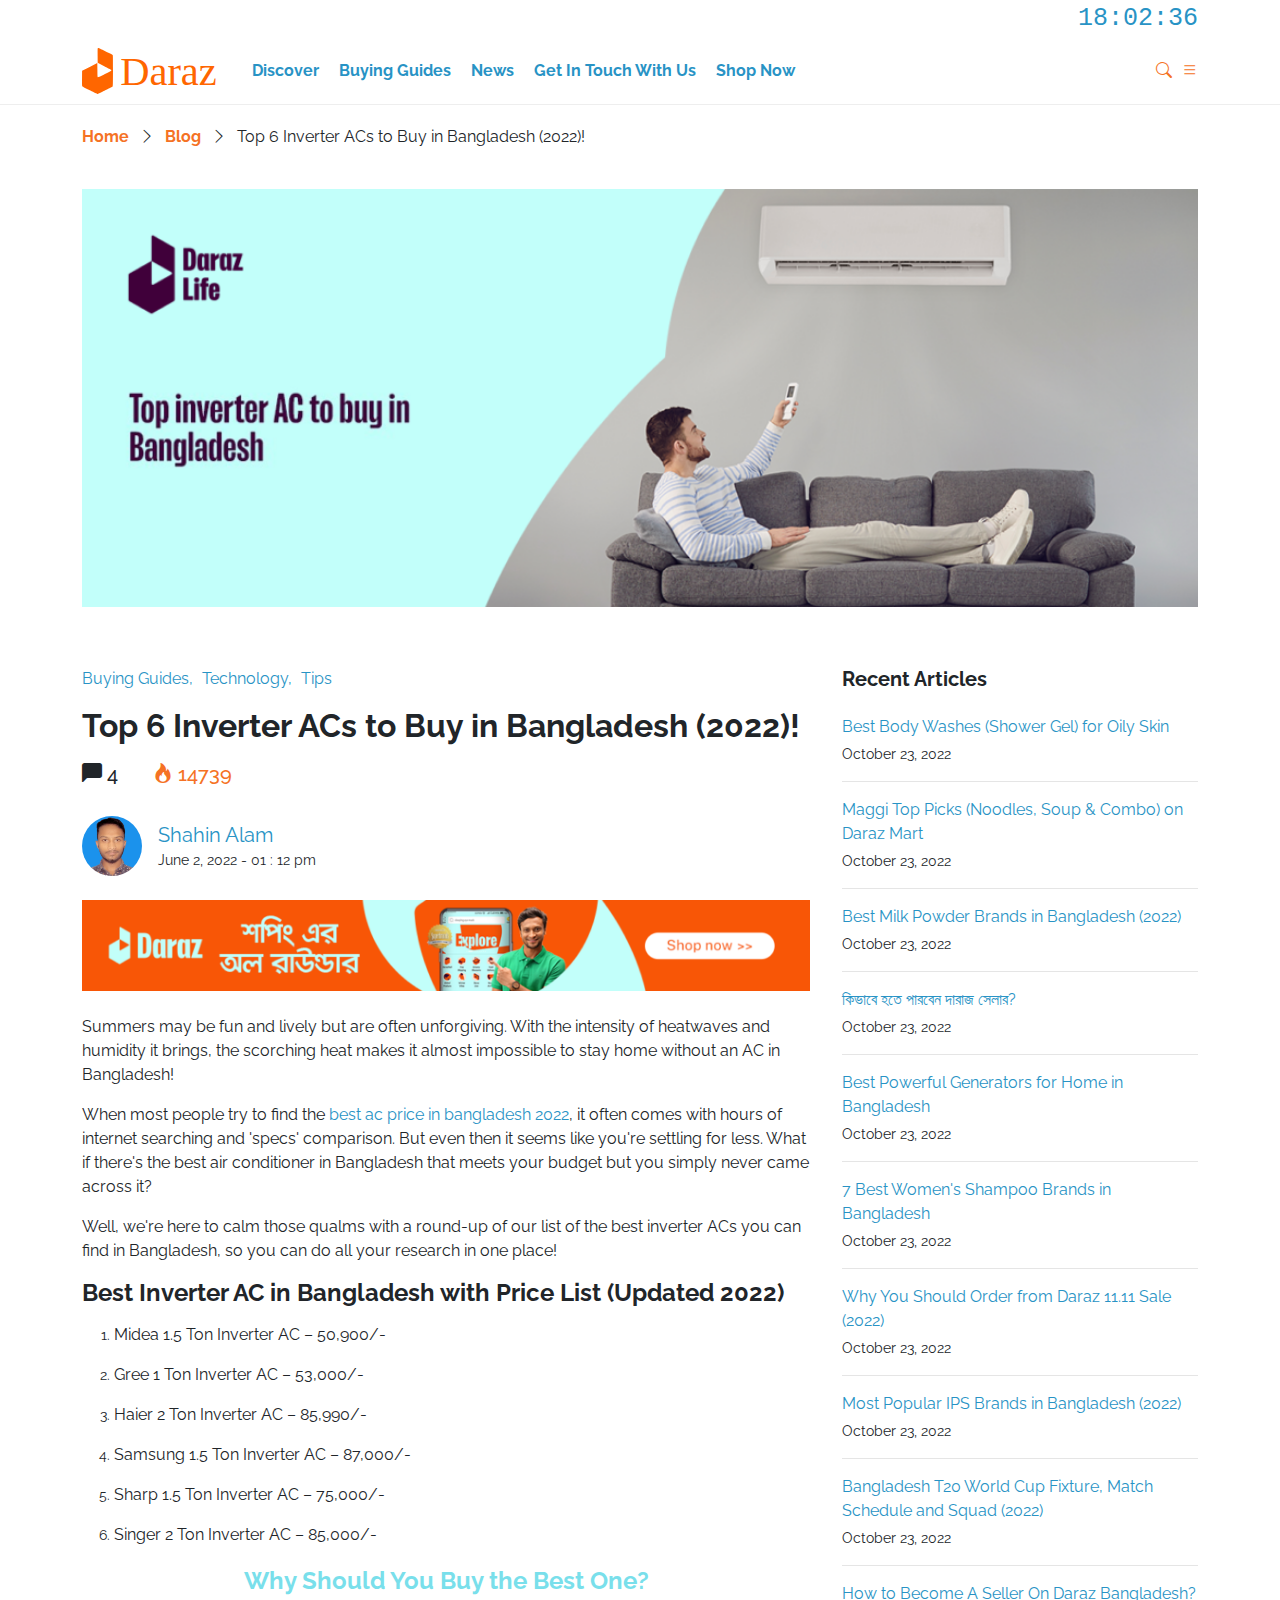
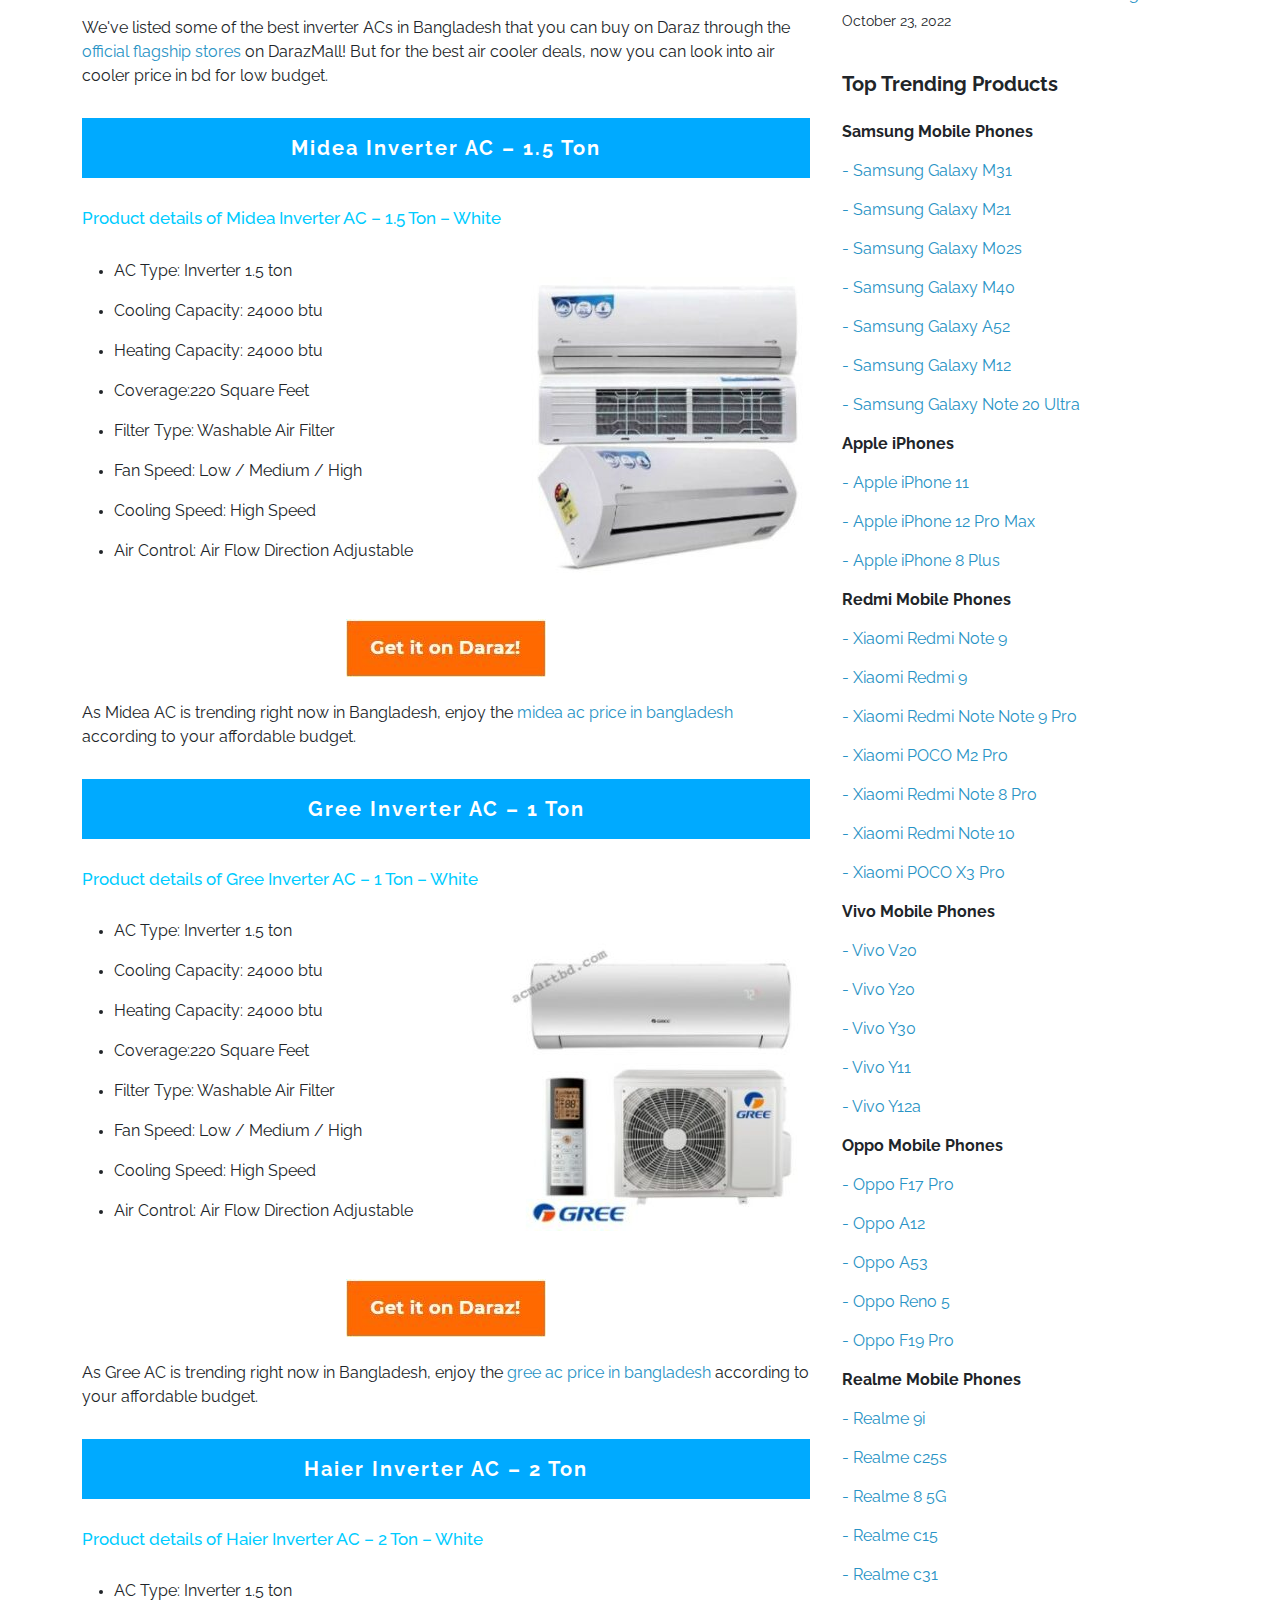
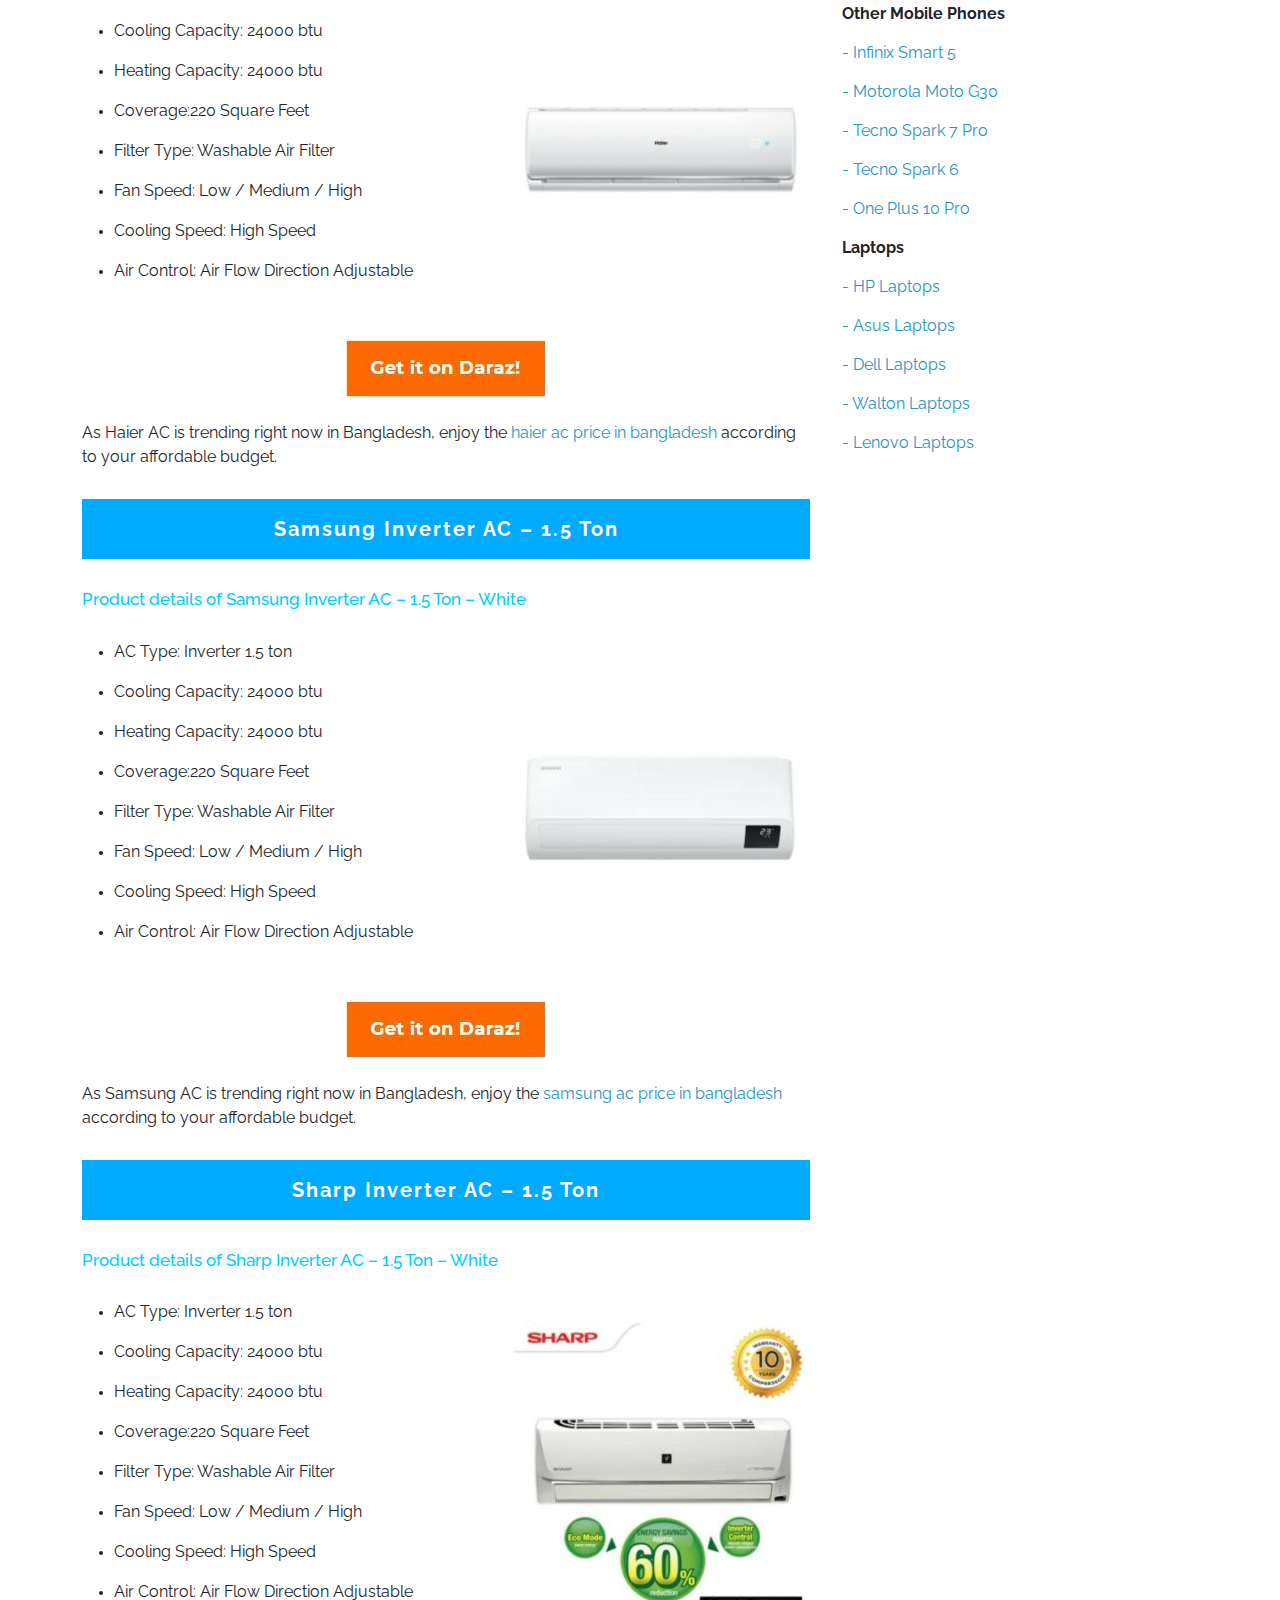
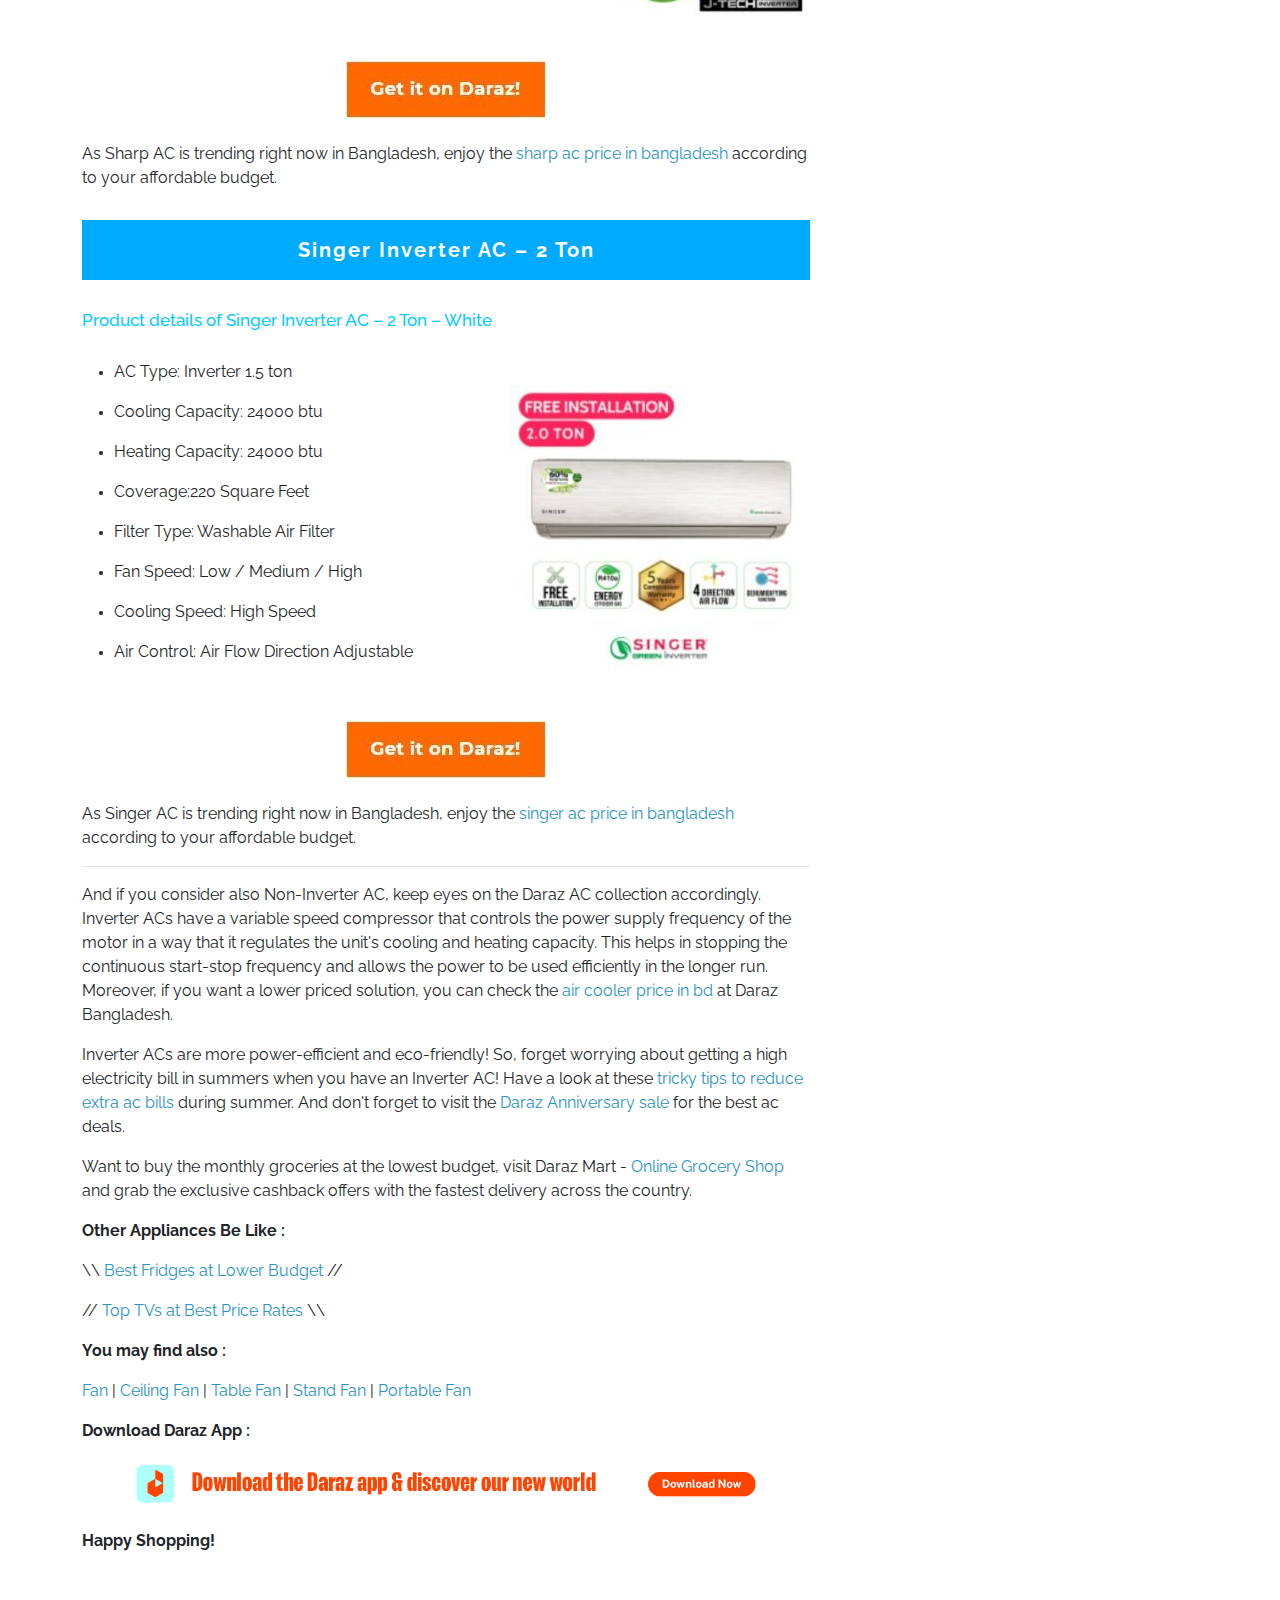
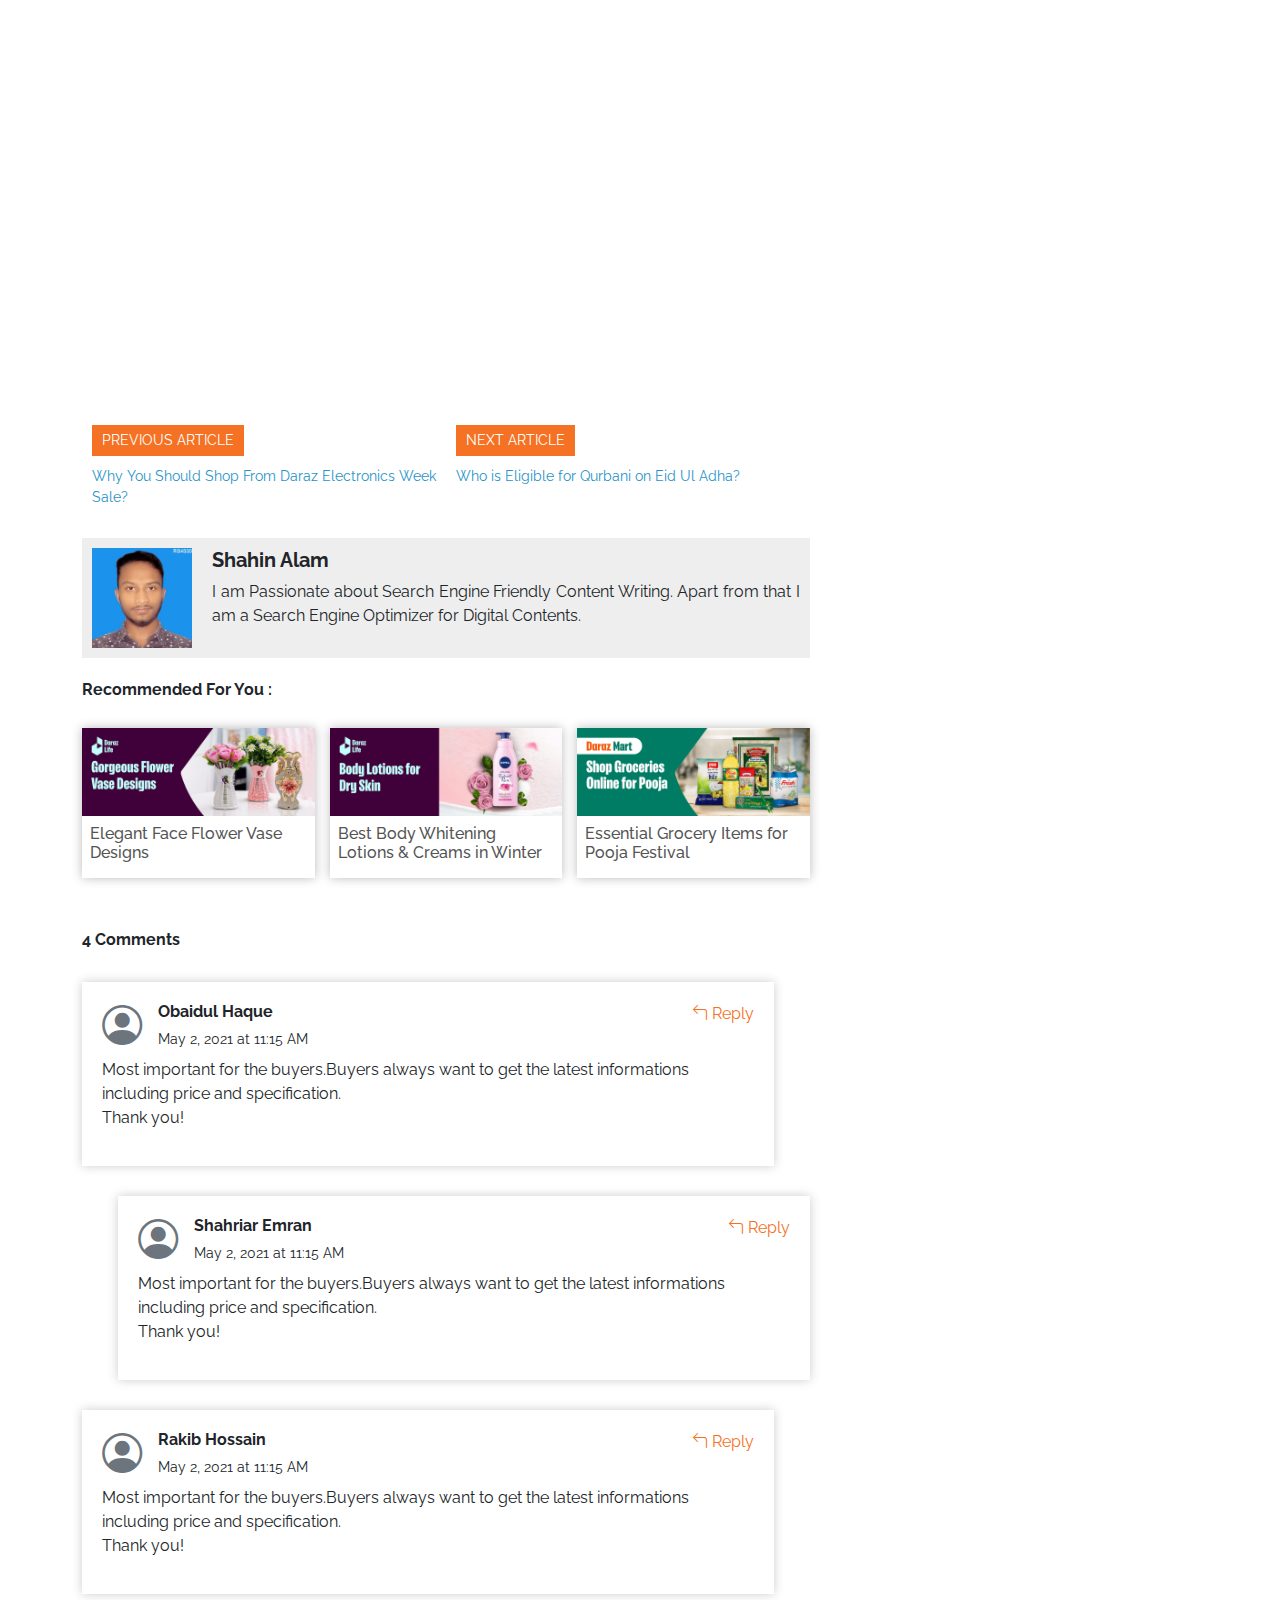
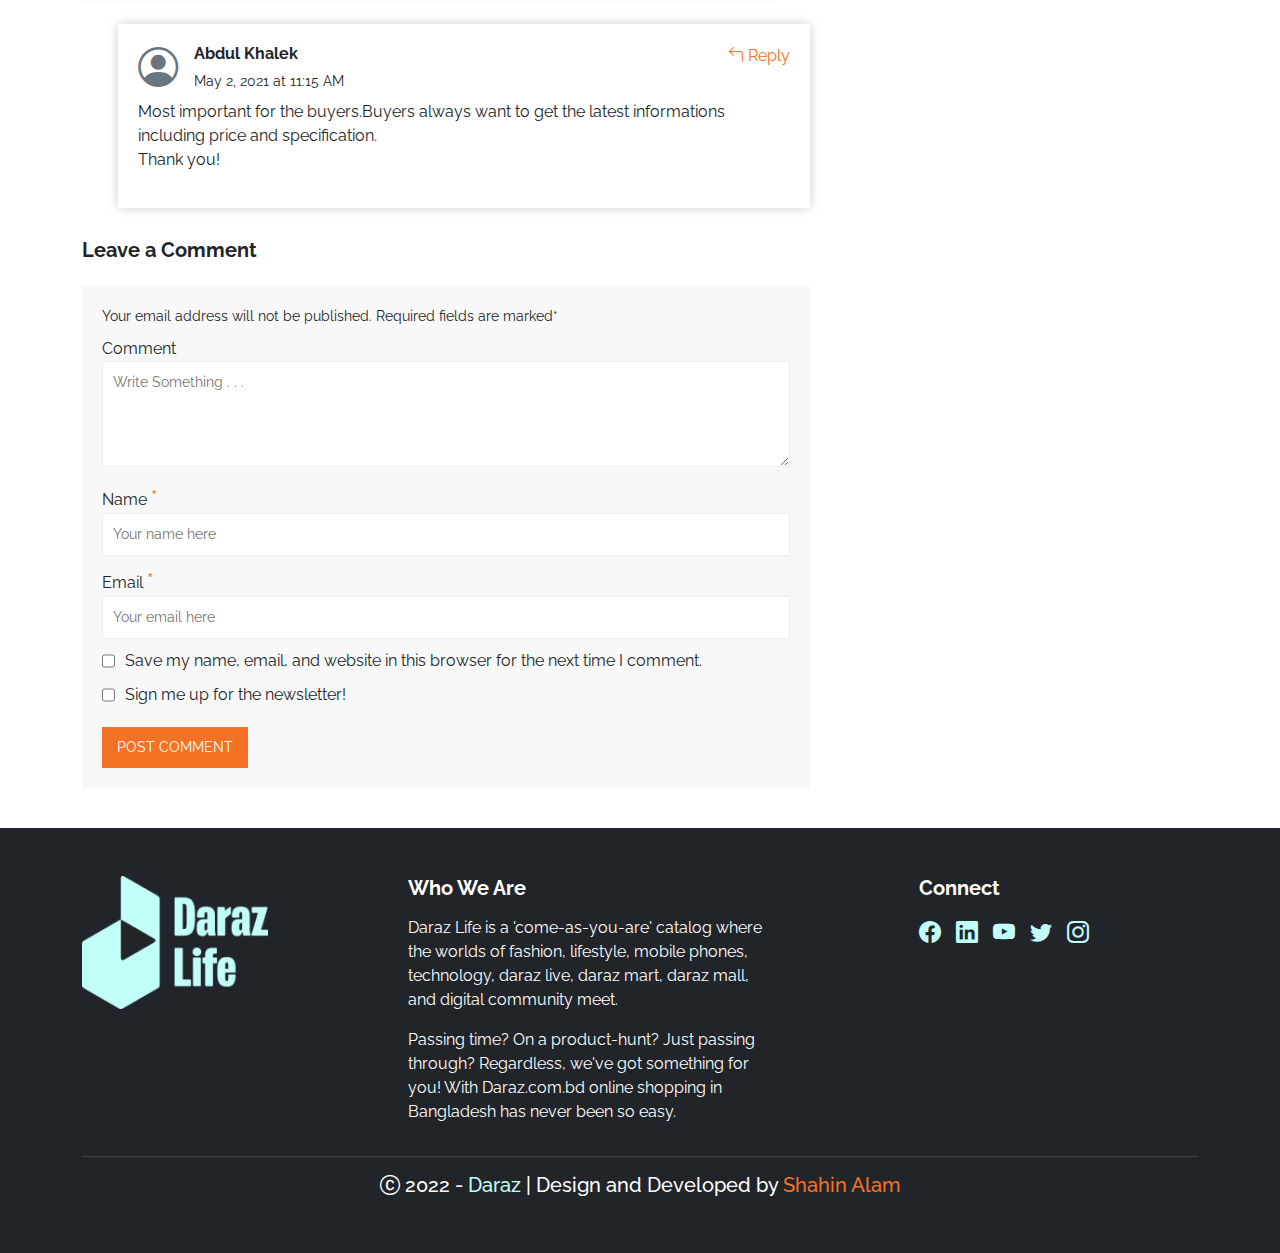
<file: single_blog.html>
<!DOCTYPE html>
<html lang="bn">
<head>
    <title>Top 6 Inverter ACs to Buy in Bangladesh (2022)!</title>
            <!-- meta -->
    <meta charset="UTF-8">
    <meta http-equiv="X-UA-Compatible" content="IE=edge">
    <meta name="viewport" content="width=device-width, initial-scale=1.0, user-scalable=no">
            <!-- link -->
    <link rel="shortcut icon" href="img/fav.png" type="image/x-icon">
    <link rel="stylesheet" href="https://cdn.jsdelivr.net/npm/bootstrap-icons@1.9.1/font/bootstrap-icons.css">
    <link rel="stylesheet" href="css/bootstrap.min.css">
    <link rel="stylesheet" href="css/single_blog.css">
            <!-- script -->
    <script src="js/jquery-3.6.0.min.js"></script>
    <script src="js/bootstrap.min.js"></script>
</head>
<body>
        <!-- codes for topBar section -->
<div id="topBar">
    <div class="container">
        <div id="MyClockDisplay" class="clock" onload="showTime()"></div>
    </div>
            <script>
                // time function
                function showTime(){
                    var date = new Date();
                    var h = date.getHours(); // 0 - 23
                    var m = date.getMinutes(); // 0 - 59
                    var s = date.getSeconds(); // 0 - 59
                    //var session = "AM";
                    if(h == 0){
                        h = 24;
                    }
                   /* if(h > 12){
                        h = h - 12;
                        session = "PM";
                    }*/
                    h = (h < 10) ? "0" + h : h;
                    m = (m < 10) ? "0" + m : m;
                    s = (s < 10) ? "0" + s : s;
                    var time = h + ":" + m + ":" + s /*+ " " + session*/;
                    document.getElementById("MyClockDisplay").innerText = time;
                    document.getElementById("MyClockDisplay").textContent = time;
                    setTimeout(showTime, 1000);
                }
                showTime();
            </script>
</div>

        <!-- codes for header section -->
<header>
    <div class="container d-flex justify-content-between">
        <div class="d-flex">
            <a href="index.html" class="logo"><img src="img/logo.svg" alt="Logo" width="150px"></a>
            <ul class="menu">
                <li>Discover
                    <ul class="submenu">
                        <li><a href="#">PHONE FINDER</a></li>
                        <li><a href="#">FASHION</a></li>
                        <li><a href="#">TECHNOLOGY</a></li>
                        <li><a href="#">BEAUTY</a></li>
                        <li><a href="#">HEALTH</a></li>
                        <li><a href="#">FOOD</a></li>
                        <li><a href="#">GROCERY</a></li>
                        <li><a href="#">LIFESTYLE</a></li>
                        <li><a href="#">TRAVEL</a></li>
                        <li><a href="#">LIFE HACKS</a></li>
                    </ul>
                </li>
                <li><a href="#">Buying Guides</a></li>
                <li><a href="#">News</a></li>
                <li><a href="contact_us.html">Get In Touch With Us</a></li>
                <li><a href="categories.html">Shop Now</a></li>
            </ul>
        </div>
        <div class="d-flex align-self-center">
            <!-- search bar -->
            <div class="search_wrapper">
                <button class="bi bi-search search_btn" onclick="document.querySelector('.search_box').classList.add('show');"></button>
                <div class="search_box">
                    <input type="text" name="search" id="search" placeholder="Type and hit enter to search . . .">
                    <button class="bi bi-x-lg" onclick="document.querySelector('.search_box').classList.remove('show');"></button>
                </div>
            </div>
            <!-- side bar -->
            <div class="sidebar_wrapper">
                <button class="bi bi-list sidebar_btn" onclick="document.querySelector('header .sidebar_wrapper .sidebar').style.width='100%';"></button>
                <div class="sidebar">
                    <div class="blank" onclick="document.querySelector('header .sidebar_wrapper .sidebar').style.width='0';"></div>
                    <div class="box">
                        <div class="text-end mb-3"><button class="bi bi-x-lg text-white h5" onclick="document.querySelector('header .sidebar_wrapper .sidebar').style.width='0';"></button></div>
                        <h5 class="mb-4">Important Stories</h5>
                        <a href="single_blog.html" class="blog_item">
                            <img src="img/blog_page/ac.png" alt="blog">
                            <h6>Top 6 Inverter ACs to Buy in Bangladesh (2022)!</h6>
                        </a>
                        <a href="single_blog.html" class="blog_item">
                            <img src="img/blog_page/fan.jpg" alt="blog">
                            <h6>কম দামে সবচেয়ে দূর্দান্ত সিলিং ফ্যান কিনুন দারাজে (২০২২)</h6>
                        </a>
                        <a href="single_blog.html" class="blog_item">
                            <img src="img/blog_page/generator.jpg" alt="blog">
                            <h6>Best Powerful Generators for Home in Bangladesh</h6>
                        </a>
                    </div>
                </div>
            </div>
        </div>
    </div>
</header>

        <!-- codes for breadcrumb section -->
<section id="breadcrumb">
    <div class="container">
        <ul>
            <li><a href="index.html">Home</a></li>
            <li class="bi bi-chevron-right"></li>
            <li><a href="blog.html">Blog</a></li>
            <li class="bi bi-chevron-right"></li>
            <li>Top 6 Inverter ACs to Buy in Bangladesh (2022)!</li>
        </ul>
    </div>
</section>

<section class="container"><img src="img/blog_page/ac.png" alt="AC" width="100%"></section>

<section id="main">
    <div class="container">
        <div class="row">

                                <!-- codes for left items -->
            <div class="col-lg-8 pe-lg-3">

            <!-- codes for blog item section -->
<section id="blog_item">
    <div class="tags">
        <a href="#">Buying Guides, </a>
        <a href="#">Technology, </a>
        <a href="#">Tips</a>
    </div>
    <h2 class="my-3 fw-bold">Top 6 Inverter ACs to Buy in Bangladesh (2022)!</h2>
    <h5><i class="bi bi-chat-left-fill"></i> 4 <span style="color: #f57224; margin-left: 30px;"><i class="bi bi-fire"></i> 14739</span></h5>
    <div class="profile">
        <img src="img/blog_page/shahin_profile.jpg" alt="Profile">
        <div class="align-self-center ms-3">
            <a href="#" title="View All Posts by Shahin Alam">Shahin Alam</a>   <br>
            <span>June 2, 2022 - 01 : 12 pm</span>
        </div>
    </div>
    <!-- banner -->
    <a href="index.html" class="d-block my-4"><img src="img/blog_page/shop_now_banner.png" alt="banner" width="100%"></a>
    <!-- post -->
    <p>Summers may be fun and lively but are often unforgiving. With the intensity of heatwaves and humidity it brings, the scorching heat makes it almost impossible to stay home without an AC in Bangladesh!</p>
    <p>When most people try to find the <a href="#">best ac price in bangladesh 2022</a>, it often comes with hours of internet searching and 'specs' comparison. But even then it seems like you're settling for less. What if there's the best air conditioner in Bangladesh that meets your budget but you simply never came across it?</p>
    <p>Well, we're here to calm those qualms with a round-up of our list of the best inverter ACs you can find in Bangladesh, so you can do all your research in one place!</p>
    <h4 class="fw-bold mb-3">Best Inverter AC in Bangladesh with Price List (Updated 2022)</h4>
    <ol>
        <li><p>Midea 1.5 Ton Inverter AC – 50,900/-</p></li>
        <li><p>Gree 1 Ton Inverter AC – 53,000/-</p></li>
        <li><p>Haier 2 Ton Inverter AC – 85,990/-</p></li>
        <li><p>Samsung 1.5 Ton Inverter AC – 87,000/-</p></li>
        <li><p>Sharp 1.5 Ton Inverter AC – 75,000/-</p></li>
        <li><p>Singer 2 Ton Inverter AC – 85,000/-</p></li>
    </ol>
    <h4 style="color: #79dfeb; font-weight: bold; text-align: center; margin: 20px 0;">Why Should You Buy the Best One?</h4>
    <p>We've listed some of the best inverter ACs in Bangladesh that you can buy on Daraz through the <a href="#">official flagship stores</a> on DarazMall! But for the best air cooler deals, now you can look into air cooler price in bd for low budget.</p>

        <!-- midea AC -->
    <div class="ac_desc">
        <div class="ac_title">
            <h5>Midea Inverter AC – 1.5 Ton</h5>
            <h6>Product details of Midea Inverter AC – 1.5 Ton – White</h6>
        </div>
        <div class="ac_spec">
            <ol style="list-style-type: disc;">
                <li><p>AC Type: Inverter 1.5 ton</p></li>
                <li><p>Cooling Capacity: 24000 btu</p></li>
                <li><p>Heating Capacity: 24000 btu</p></li>
                <li><p>Coverage:220 Square Feet</p></li>
                <li><p>Filter Type: Washable Air Filter</p></li>
                <li><p>Fan Speed: Low / Medium / High</p></li>
                <li><p>Cooling Speed: High Speed</p></li>
                <li><p>Air Control: Air Flow Direction Adjustable</p></li>
            </ol>
            <img src="img/blog_page/Midea-2-Ton-AC.jpg" alt="AC" class="ac_image">
        </div>
        <div class="text-center my-4"><a href="product-details.html"><img src="img/blog_page/get_it_btn.jpg" alt="button"></a></div>
        <p>As Midea AC is trending right now in Bangladesh, enjoy the <a href="#">midea ac price in bangladesh</a> according to your affordable budget.</p>
    </div>
        <!-- gree AC -->
    <div class="ac_desc">
        <div class="ac_title">
            <h5>Gree Inverter AC – 1 Ton</h5>
            <h6>Product details of Gree Inverter AC – 1 Ton – White</h6>
        </div>
        <div class="ac_spec">
            <ol style="list-style-type: disc;">
                <li><p>AC Type: Inverter 1.5 ton</p></li>
                <li><p>Cooling Capacity: 24000 btu</p></li>
                <li><p>Heating Capacity: 24000 btu</p></li>
                <li><p>Coverage:220 Square Feet</p></li>
                <li><p>Filter Type: Washable Air Filter</p></li>
                <li><p>Fan Speed: Low / Medium / High</p></li>
                <li><p>Cooling Speed: High Speed</p></li>
                <li><p>Air Control: Air Flow Direction Adjustable</p></li>
            </ol>
            <img src="img/blog_page/Gree-1.5-Ton-Inverter-AC.jpg" alt="AC" class="ac_image">
        </div>
        <div class="text-center my-4"><a href="product-details.html"><img src="img/blog_page/get_it_btn.jpg" alt="button"></a></div>
        <p>As Gree AC is trending right now in Bangladesh, enjoy the <a href="#">gree ac price in bangladesh</a> according to your affordable budget.</p>
    </div>
        <!-- haier AC -->
    <div class="ac_desc">
        <div class="ac_title">
            <h5>Haier Inverter AC – 2 Ton</h5>
            <h6>Product details of Haier Inverter AC – 2 Ton – White</h6>
        </div>
        <div class="ac_spec">
            <ol style="list-style-type: disc;">
                <li><p>AC Type: Inverter 1.5 ton</p></li>
                <li><p>Cooling Capacity: 24000 btu</p></li>
                <li><p>Heating Capacity: 24000 btu</p></li>
                <li><p>Coverage:220 Square Feet</p></li>
                <li><p>Filter Type: Washable Air Filter</p></li>
                <li><p>Fan Speed: Low / Medium / High</p></li>
                <li><p>Cooling Speed: High Speed</p></li>
                <li><p>Air Control: Air Flow Direction Adjustable</p></li>
            </ol>
            <img src="img/blog_page/Haier-2-Ton-Inverter-AC.jpg" alt="AC" class="ac_image">
        </div>
        <div class="text-center my-4"><a href="product-details.html"><img src="img/blog_page/get_it_btn.jpg" alt="button"></a></div>
        <p>As Haier AC is trending right now in Bangladesh, enjoy the <a href="#">haier ac price in bangladesh</a> according to your affordable budget.</p>
    </div>
        <!-- samsung AC -->
    <div class="ac_desc">
        <div class="ac_title">
            <h5>Samsung Inverter AC – 1.5 Ton</h5>
            <h6>Product details of Samsung Inverter AC – 1.5 Ton – White</h6>
        </div>
        <div class="ac_spec">
            <ol style="list-style-type: disc;">
                <li><p>AC Type: Inverter 1.5 ton</p></li>
                <li><p>Cooling Capacity: 24000 btu</p></li>
                <li><p>Heating Capacity: 24000 btu</p></li>
                <li><p>Coverage:220 Square Feet</p></li>
                <li><p>Filter Type: Washable Air Filter</p></li>
                <li><p>Fan Speed: Low / Medium / High</p></li>
                <li><p>Cooling Speed: High Speed</p></li>
                <li><p>Air Control: Air Flow Direction Adjustable</p></li>
            </ol>
            <img src="img/blog_page/Samsung-1.5-Ton-Inverter-AC.jpg" alt="AC" class="ac_image">
        </div>
        <div class="text-center my-4"><a href="product-details.html"><img src="img/blog_page/get_it_btn.jpg" alt="button"></a></div>
        <p>As Samsung AC is trending right now in Bangladesh, enjoy the <a href="#">samsung ac price in bangladesh</a> according to your affordable budget.</p>
    </div>
        <!-- sharp AC -->
    <div class="ac_desc">
        <div class="ac_title">
            <h5>Sharp Inverter AC – 1.5 Ton</h5>
            <h6>Product details of Sharp Inverter AC – 1.5 Ton – White</h6>
        </div>
        <div class="ac_spec">
            <ol style="list-style-type: disc;">
                <li><p>AC Type: Inverter 1.5 ton</p></li>
                <li><p>Cooling Capacity: 24000 btu</p></li>
                <li><p>Heating Capacity: 24000 btu</p></li>
                <li><p>Coverage:220 Square Feet</p></li>
                <li><p>Filter Type: Washable Air Filter</p></li>
                <li><p>Fan Speed: Low / Medium / High</p></li>
                <li><p>Cooling Speed: High Speed</p></li>
                <li><p>Air Control: Air Flow Direction Adjustable</p></li>
            </ol>
            <img src="img/blog_page/Sharp-1-Ton-Inverter-AC.jpg" alt="AC" class="ac_image">
        </div>
        <div class="text-center my-4"><a href="product-details.html"><img src="img/blog_page/get_it_btn.jpg" alt="button"></a></div>
        <p>As Sharp AC is trending right now in Bangladesh, enjoy the <a href="#">sharp ac price in bangladesh</a> according to your affordable budget.</p>
    </div>
        <!-- singer AC -->
    <div class="ac_desc">
        <div class="ac_title">
            <h5>Singer Inverter AC – 2 Ton</h5>
            <h6>Product details of Singer Inverter AC – 2 Ton – White</h6>
        </div>
        <div class="ac_spec">
            <ol style="list-style-type: disc;">
                <li><p>AC Type: Inverter 1.5 ton</p></li>
                <li><p>Cooling Capacity: 24000 btu</p></li>
                <li><p>Heating Capacity: 24000 btu</p></li>
                <li><p>Coverage:220 Square Feet</p></li>
                <li><p>Filter Type: Washable Air Filter</p></li>
                <li><p>Fan Speed: Low / Medium / High</p></li>
                <li><p>Cooling Speed: High Speed</p></li>
                <li><p>Air Control: Air Flow Direction Adjustable</p></li>
            </ol>
            <img src="img/blog_page/Singer-2-Ton-Inverter-AC.jpg" alt="AC" class="ac_image">
        </div>
        <div class="text-center my-4"><a href="product-details.html"><img src="img/blog_page/get_it_btn.jpg" alt="button"></a></div>
        <p>As Singer AC is trending right now in Bangladesh, enjoy the <a href="#">singer ac price in bangladesh</a> according to your affordable budget.</p>
    </div>
    <hr>
    <p>And if you consider also Non-Inverter AC, keep eyes on the Daraz AC collection accordingly. Inverter ACs have a variable speed compressor that controls the power supply frequency of the motor in a way that it regulates the unit's cooling and heating capacity. This helps in stopping the continuous start-stop frequency and allows the power to be used efficiently in the longer run. Moreover, if you want a lower priced solution, you can check the <a href="#">air cooler price in bd</a> at Daraz Bangladesh.</p>
    <p>Inverter ACs are more power-efficient and eco-friendly! So, forget worrying about getting a high electricity bill in summers when you have an Inverter AC! Have a look at these <a href="#">tricky tips to reduce extra ac bills</a> during summer. And don't forget to visit the <a href="#">Daraz Anniversary sale</a> for the best ac deals.</p>
    <p>Want to buy the monthly groceries at the lowest budget, visit Daraz Mart - <a href="#">Online Grocery Shop</a> and grab the exclusive cashback offers with the fastest delivery across the country.</p>
    <p><b>Other Appliances Be Like :</b></p>
    <p>\\ <a href="#">Best Fridges at Lower Budget</a> //</p>
    <p>// <a href="#">Top TVs at Best Price Rates</a> \\</p>
    <p><b>You may find also :</b></p>
    <p><a href="#">Fan</a> | <a href="#">Ceiling Fan</a> | <a href="#">Table Fan</a> | <a href="#">Stand Fan</a> | <a href="#">Portable Fan</a></p>
    <p><b>Download Daraz App :</b></p>
    <a href="#" class="d-block"><img src="img/blog_page/app_download_banner.gif" alt="banner" width="100%"></a> <br>
    <p><b>Happy Shopping!</b></p>
                <!--  youtube video -->
    <div class="video">
        <iframe frameborder="0" allowfullscreen="1" allow="accelerometer; autoplay; clipboard-write; encrypted-media; gyroscope; picture-in-picture" title="দারাজের দুনিয়ায় আপনাকে স্বাগতম | Daraz Bangladesh | Online Shopping in Bangladesh" src="https://www.youtube.com/embed/MtWNlGDpZ3Q?" data-gtm-yt-inspected-39912193_3="true" width="100%" height="420px"></iframe>
    </div>
    <div class="blog_controller">
        <div class="item">
            <div class="title">PREVIOUS ARTICLE</div>   <br>
            <a href="#">Why You Should Shop From Daraz Electronics Week Sale?</a>
        </div>
        <div class="item">
            <div class="title">NEXT ARTICLE</div>   <br>
            <a href="#">Who is Eligible for Qurbani on Eid Ul Adha?</a>
        </div>
    </div>
    <!-- about writer -->
    <div class="about_writer">
        <img src="img/blog_page/shahin_profile.jpg" alt="profile">
        <div class="desc">
            <h5><b>Shahin Alam</b></h5>
            <p class="mb-0">I am Passionate about Search Engine Friendly Content Writing. Apart from that I am a Search Engine Optimizer for Digital Contents.</p>
        </div>
    </div>
    <!-- recommend -->
    <div class="recommend">
        <p><b>Recommended For You :</b></p>
        <div class="blogs">
            <a href="#">
                <img src="img/blog_page/flower_vase.jpg" alt="blog">
                <h6 class="p-2">Elegant Face Flower Vase Designs</h6>
            </a>
            <a href="#">
                <img src="img/blog_page/best-body-lotion-for-dry-skin.jpg" alt="blog">
                <h6 class="p-2">Best Body Whitening Lotions & Creams in Winter</h6>
            </a>
            <a href="#">
                <img src="img/blog_page/buy-groceries-for-pooja.png" alt="blog">
                <h6 class="p-2">Essential Grocery Items for Pooja Festival</h6>
            </a>
        </div>
    </div>
    <!-- comments -->
    <div class="comment_wrapper">
        <p><b>4 Comments</b></p>
        <div class="comment_box">
            <div class="d-flex justify-content-between">
                <div class="d-flex">
                    <div class="bi bi-person-circle h1 text-muted align-self-center"></div>
                    <div class="ms-3">
                        <h6><b>Obaidul Haque</b></h6>
                        <span>May 2, 2021 at 11:15 AM</span>
                    </div>
                </div>
                <a href="#leave_comment"><i class="bi bi-arrow-90deg-left"></i> Reply</a>
            </div>
            <p>Most important for the buyers.Buyers always want to get the latest informations including price and specification.   <br>
            Thank you!</p>
        </div>
        <div class="comment_box right">
            <div class="d-flex justify-content-between">
                <div class="d-flex">
                    <div class="bi bi-person-circle h1 text-muted align-self-center"></div>
                    <div class="ms-3">
                        <h6><b>Shahriar Emran</b></h6>
                        <span>May 2, 2021 at 11:15 AM</span>
                    </div>
                </div>
                <a href="#leave_comment"><i class="bi bi-arrow-90deg-left"></i> Reply</a>
            </div>
            <p>Most important for the buyers.Buyers always want to get the latest informations including price and specification.   <br>
            Thank you!</p>
        </div>
        <div class="comment_box">
            <div class="d-flex justify-content-between">
                <div class="d-flex">
                    <div class="bi bi-person-circle h1 text-muted align-self-center"></div>
                    <div class="ms-3">
                        <h6><b>Rakib Hossain</b></h6>
                        <span>May 2, 2021 at 11:15 AM</span>
                    </div>
                </div>
                <a href="#leave_comment"><i class="bi bi-arrow-90deg-left"></i> Reply</a>
            </div>
            <p>Most important for the buyers.Buyers always want to get the latest informations including price and specification.   <br>
            Thank you!</p>
        </div>
        <div class="comment_box right">
            <div class="d-flex justify-content-between">
                <div class="d-flex">
                    <div class="bi bi-person-circle h1 text-muted align-self-center"></div>
                    <div class="ms-3">
                        <h6><b>Abdul Khalek</b></h6>
                        <span>May 2, 2021 at 11:15 AM</span>
                    </div>
                </div>
                <a href="#leave_comment"><i class="bi bi-arrow-90deg-left"></i> Reply</a>
            </div>
            <p>Most important for the buyers.Buyers always want to get the latest informations including price and specification.   <br>
            Thank you!</p>
        </div>
        <div id="leave_comment">
            <h5 class="my-4"><b>Leave a Comment</b></h5>
            <div class="box">
                <span>Your email address will not be published. Required fields are marked*</span>
                <form action="">
                    <div class="item">
                        <label for="comment">Comment</label>    <br>
                        <textarea name="comment_area" id="comment_area" rows="4" placeholder="Write Something . . ." required></textarea>
                    </div>
                    <div class="item">
                        <label for="name">Name <span>*</span></label>    <br>
                        <input type="text" placeholder="Your name here" required>
                    </div>
                    <div class="item">
                        <label for="comment">Email <span>*</span></label>    <br>
                        <input type="email" name="comment_email" id="comment_email" placeholder="Your email here" required>
                    </div>
                    <div class="item d-flex">
                        <input type="checkbox" name="save_all" id="save_all">   <label for="save_all">Save my name, email, and website in this browser for the next time I comment.</label>
                    </div>
                    <div class="item d-flex">
                        <input type="checkbox" name="newsletter_signup" id="newsletter_signup">   <label for="newsletter_signup">Sign me up for the newsletter!</label>
                    </div>
                    <input type="submit" value="POST COMMENT">
                </form>
            </div>
        </div>
    </div>
</section>

            </div>

                                                            <!-- codes for right items -->
            <div class="col-lg-4 ps-lg-3">
                
        <!-- codes for recent article -->
<section id="recent_article">
    <h5 class="mb-4"><b>Recent Articles</b></h5>
    <div class="article">
        <a href="#">Best Body Washes (Shower Gel) for Oily Skin</a>
        <span>October 23, 2022</span>
    </div>
    <hr>
    <div class="article">
        <a href="#">Maggi Top Picks (Noodles, Soup & Combo) on Daraz Mart</a>
        <span>October 23, 2022</span>
    </div>
    <hr>
    <div class="article">
        <a href="#">Best Milk Powder Brands in Bangladesh (2022)</a>
        <span>October 23, 2022</span>
    </div>
    <hr>
    <div class="article">
        <a href="#">কিভাবে হতে পারবেন দারাজ সেলার?</a>
        <span>October 23, 2022</span>
    </div>
    <hr>
    <div class="article">
        <a href="#">Best Powerful Generators for Home in Bangladesh</a>
        <span>October 23, 2022</span>
    </div>
    <hr>
    <div class="article">
        <a href="#">7 Best Women's Shampoo Brands in Bangladesh</a>
        <span>October 23, 2022</span>
    </div>
    <hr>
    <div class="article">
        <a href="#">Why You Should Order from Daraz 11.11 Sale (2022)</a>
        <span>October 23, 2022</span>
    </div>
    <hr>
    <div class="article">
        <a href="#">Most Popular IPS Brands in Bangladesh (2022)</a>
        <span>October 23, 2022</span>
    </div>
    <hr>
    <div class="article">
        <a href="#">Bangladesh T20 World Cup Fixture, Match Schedule and Squad (2022)</a>
        <span>October 23, 2022</span>
    </div>
    <hr>
    <div class="article">
        <a href="#">How to Become A Seller On Daraz Bangladesh?</a>
        <span>October 23, 2022</span>
    </div>
</section>

            <!-- codes for trending section -->
<section id="trending">
    <h5 class="mb-4"><b>Top Trending Products</b></h5>
    <ul>
        <li><b>Samsung Mobile Phones</b></li>
        <li><a href="#">- Samsung Galaxy M31</a></li>
        <li><a href="#">- Samsung Galaxy M21</a></li>
        <li><a href="#">- Samsung Galaxy M02s</a></li>
        <li><a href="#">- Samsung Galaxy M40</a></li>
        <li><a href="#">- Samsung Galaxy A52</a></li>
        <li><a href="#">- Samsung Galaxy M12</a></li>
        <li><a href="#">- Samsung Galaxy Note 20 Ultra</a></li>
    </ul>
    <ul>
        <li><b>Apple iPhones</b></li>
        <li><a href="#">- Apple iPhone 11</a></li>
        <li><a href="#">- Apple iPhone 12 Pro Max</a></li>
        <li><a href="#">- Apple iPhone 8 Plus</a></li>
    </ul>
    <ul>
        <li><b>Redmi Mobile Phones</b></li>
        <li><a href="#">- Xiaomi Redmi Note 9</a></li>
        <li><a href="#">- Xiaomi Redmi 9</a></li>
        <li><a href="#">- Xiaomi Redmi Note Note 9 Pro</a></li>
        <li><a href="#">- Xiaomi POCO M2 Pro</a></li>
        <li><a href="#">- Xiaomi Redmi Note 8 Pro</a></li>
        <li><a href="#">- Xiaomi Redmi Note 10</a></li>
        <li><a href="#">- Xiaomi POCO X3 Pro</a></li>
    </ul>
    <ul>
        <li><b>Vivo Mobile Phones</b></li>
        <li><a href="#">- Vivo V20</a></li>
        <li><a href="#">- Vivo Y20</a></li>
        <li><a href="#">- Vivo Y30</a></li>
        <li><a href="#">- Vivo Y11</a></li>
        <li><a href="#">- Vivo Y12a</a></li>
    </ul>
    <ul>
        <li><b>Oppo Mobile Phones</b></li>
        <li><a href="#">- Oppo F17 Pro</a></li>
        <li><a href="#">- Oppo A12</a></li>
        <li><a href="#">- Oppo A53</a></li>
        <li><a href="#">- Oppo Reno 5</a></li>
        <li><a href="#">- Oppo F19 Pro</a></li>
    </ul>
    <ul>
        <li><b>Realme Mobile Phones</b></li>
        <li><a href="#">- Realme 9i</a></li>
        <li><a href="#">- Realme c25s</a></li>
        <li><a href="#">- Realme 8 5G</a></li>
        <li><a href="#">- Realme c15</a></li>
        <li><a href="#">- Realme c31</a></li>
    </ul>
    <ul>
        <li><b>Other Mobile Phones</b></li>
        <li><a href="#">- Infinix Smart 5</a></li>
        <li><a href="#">- Motorola Moto G30</a></li>
        <li><a href="#">- Tecno Spark 7 Pro</a></li>
        <li><a href="#">- Tecno Spark 6</a></li>
        <li><a href="#">- One Plus 10 Pro</a></li>
    </ul>
    <ul>
        <li><b>Laptops</b></li>
        <li><a href="#">- HP Laptops</a></li>
        <li><a href="#">- Asus Laptops</a></li>
        <li><a href="#">- Dell Laptops</a></li>
        <li><a href="#">- Walton Laptops</a></li>
        <li><a href="#">- Lenovo Laptops</a></li>
    </ul>
</section>

            </div>
        </div>
    </div>
</section>


        <!-- codes for footer section -->
<footer class="bg-dark text-white py-5">
    <div class="container">
        <div class="row">
            <div class="col-lg-2 col-md-3">
                <img src="img/blog_page/daraz-logo-mint.png" alt="Logo" width="100%">
            </div>
            <div class="col-md-4 mx-auto">
                <h5 class="fw-bold mb-3">Who We Are</h5>
                <p>Daraz Life is a 'come-as-you-are' catalog where the worlds of fashion, lifestyle, mobile phones, technology, daraz live, daraz mart, daraz mall, and digital community meet.</p>
                <p>Passing time? On a product-hunt? Just passing through? Regardless, we've got something for you! With Daraz.com.bd online shopping in Bangladesh has never been so easy.</p>
            </div>
            <div class="col-md-3">
                <h5 class="fw-bold mb-3">Connect</h5>
                <ul>
                    <li><a href="#"><i class="bi bi-facebook"></i></a></li>
                    <li><a href="#"><i class="bi bi-linkedin"></i></a></li>
                    <li><a href="#"><i class="bi bi-youtube"></i></a></li>
                    <li><a href="#"><i class="bi bi-twitter"></i></a></li>
                    <li><a href="#"><i class="bi bi-instagram"></i></a></li>
                </ul>
            </div>
        </div>
        <hr>
        <h5 class="text-center"><i class="bi bi-c-circle"></i> 2022 - <span style="color: #C2FFF9; font-weight: 500;">Daraz</span> | Design and Developed by <a href="https://facebook.com/j.shahinalam" target="_blank" style="color: #f57224; font-weight: 500;">Shahin Alam</a></h5>
    </div>
</footer>

</body>
</html>
</file>
<file: css/home.css>
@import url('https://fonts.googleapis.com/css2?family=Raleway:wght@500&display=swap');

* {margin: 0; padding: 0; box-sizing: border-box;}
body {font-family: 'Raleway', sans-serif;  overflow-x: hidden; font-size: 14px; background: #eee;}
ul {list-style-type: none; padding: 0; margin: 0;}
a {text-decoration: none;}
hr {color: #999;}
del {color: #aaa;}
::selection {background: tomato; color: #fff;}
section {padding: 25px 0 0;}
button {border: none; background: none;}

            /* codes for alert box */
#alert_box {width: 25%; box-shadow: 0 0 10px #ddd; border-radius: 0 0 10px 10px; position: fixed; top: 0; left: 10%; overflow: hidden; background: #fff; z-index: 16;}
#alert_box.hide {display: none;}
#alert_box .alerts {padding: 20px 10px; display: flex;}
#alert_box .alerts .text {padding: 0 15px;}
#alert_box .buttons {display: flex; justify-content: space-between; border-top: 1px solid #eee;}
#alert_box .buttons button {padding: 10px; text-align: center; width: 50%; background: lightgreen;}
#alert_box .buttons button:hover {opacity: 0.8;}
#alert_box .buttons button:first-child {background: #f9f9f9;}

            /* codes for message box */
#message_box_wrapper {position: fixed; bottom: 0; right: 5%; z-index: 5;}
#message_box_wrapper .icon {background: #fff; padding: 10px 20px; font-size: 17px; box-shadow: 0 0 2px #0d7494; color: #0d7494;}
#message_box_wrapper .message_box {background: #fff; position: absolute; bottom: 0; right: 0; width: 600px; height: 400px; box-shadow: 0 0 10px #ddd; display: none;}
#message_box_wrapper .message_box h6 {padding: 10px 20px; border-bottom: 1px solid #eee; background: #fff;}
#message_box_wrapper .message_box .left_box {width: 30%; float: left; background: #f3f3f9; height: 100%; border-right: 1px solid #eee;}
#message_box_wrapper .message_box .left_box .chats {padding: 10px;}
#message_box_wrapper .message_box .right_box {width: 70%; float: right;}
#message_box_wrapper .message_box .right_box .chat_alert {padding: 0px 50px; text-align: center; padding-top: 15%;}
#message_box_wrapper .message_box .right_box .chat_alert .bi-envelope-fill {font-size: 40px; color: #aaa; margin-bottom: 20px;}
#message_box_wrapper .message_box .right_box .chat_alert a {color: #199CC4; text-decoration: underline;}
#message_box_wrapper .message_box .right_box .chat_alert .reg a {color: #0d7494; text-decoration: none;}

            /* codes for topBar */
#topBar ul {display: flex; padding: 5px 0; justify-content: end;}
#topBar ul li a {padding: 10px; color: tomato;}
#topBar .be_seller_banner button {position: absolute; right: 5px; top: 5px; font-size: 16px; color: #fff;}
#topBar .app_banner {background: #f9f9f9; padding: 5px; justify-content: space-around; display: none;}
#topBar .app_banner img {width: 30px; height: 30px; background: aqua; padding: 5px; border-radius: 5px; align-self: center;}
#topBar .app_banner p {color: tomato; align-self: center; margin: 0; padding: 5px; font-size: 10px;}
#topBar .app_banner a {background: tomato; color: #fff; padding: 5px 10px; border-radius: 20px; align-self: center; font-size: 10px;}

/* codes for mobile nav section */
#mobile_nav {position: fixed; bottom: 0; left: 0; width: 100%; background: #fff; border-top: 1px solid #F57224; display: none; justify-content: space-around; font-size: 20px; z-index: 15;}
#mobile_nav .mobile_nav_item {color: #F57224; align-self: center; margin: 10px;}
#mobile_nav .mobile_nav_active {font-size: 14px; box-shadow: inset 0 0 10px #eee; padding: 5px 10px; border-radius: 10px;}

            /* codes for header section */
header {background: #fff; position: sticky; left: 0; top: 0; box-shadow: 0 2px 5px #ddd; z-index: 10;}
header .container {display: flex; justify-content: space-between;}
header .header_logo {width: 150px; padding: 10px;}
header .header_search_wrapper {display: flex; width: 60%; padding: 10px; align-self: center;}
header .header_search_wrapper input {width: 100%; border: none; outline: none; background: #f5f5f5; padding: 10px;}
header .header_search_wrapper .search_button {width: 40px; height: 40px; font-size: 18px; padding: 5px; text-align: center; background: #F57224; color: #fff; border-radius: 0 5px 5px 0;}
header .cart_button {align-self: center; padding: 10px;}
header .cart_button a {color: #333; font-size: 30px;}
header .getApp {align-self: center; padding: 10px;}
header .cat_btn {padding: 0 10px 10px; display: none;}
.sticky_header .cat_btn {display: block;}

            /* codes for category and banner */
#cate_banner {background: #C2FFFA; overflow: hidden; position: relative;}
/* category */
#cate_banner #category {background: #fff; width: 10%; height: 100%; position: absolute; z-index: 5;}
#cate_banner #category ul {overflow: scroll; height: 100%; cursor: auto;}
#cate_banner #category ul::-webkit-scrollbar {display: none;}
#cate_banner #category .main_menu {height: 100%; position: relative; box-shadow: 0 0 5px #ddd;}
#cate_banner #category .main_menu ul li {padding: 10px; cursor: pointer;}
#cate_banner #category .main_menu ul li span {color: #F57224; transform: translateX(-10px); opacity: 0; transition: all 0.5s;}
#cate_banner #category .main_menu ul li:hover span {transform: translateX(0px); opacity: 1;}
#cate_banner #category .main_menu ul li:hover .sub_menu {display: block;}
#cate_banner #category .main_menu ul li .sub_menu {position: absolute; background: #fff; width: 100%; height: 100%; left: 100%; top: 0; box-shadow: 0 0 5px #ddd; display: none;}
#cate_banner #category .main_menu ul li .sub_menu ul li {cursor: pointer; font-size: 13px;}
#cate_banner #category .main_menu ul li .sub_menu ul li span {color: #F57224; transform: translateX(-10px); opacity: 0; transition: all 0.5s;}
#cate_banner #category .main_menu ul li .sub_menu ul li:hover span {transform: translateX(0px); opacity: 1;}
#cate_banner #category .main_menu ul li .sub_menu ul li:hover .links {display: block;}
#cate_banner #category .main_menu ul li .sub_menu ul li .links {position: absolute; background: #fff; width: 100%; height: 100%; left: 100%; top: 0; box-shadow: 0 0 5px #ddd; display: none;}
#cate_banner #category .main_menu ul li .sub_menu ul li .links ul li a {color: #333;}
#cate_banner #category .main_menu ul li .sub_menu ul li .links ul li a:hover {color: tomato;}

#cate_banner #category.sticky {position: fixed; top: 95px; height: auto; display: none;}
#cate_banner #category.show {display: block;}
/* banner */
#cate_banner #banner {width: 90%; float: right;}
#cate_banner #banner .carousel-indicators button {background: #fff; opacity: 1; width: 10px; height: 10px; border: none; border-radius: 50%; margin: 5px;}
#cate_banner #banner .carousel-indicators button.active {background: tomato;}
#cate_banner #banner .carousel .carousel-control-prev, .carousel .carousel-control-next {color: tomato; font-size: 40px; opacity: 1; width: 10%;}
#cate_banner #banner .carousel .carousel-control-prev:hover, .carousel .carousel-control-next:hover {color: orange;}

            /* codes for quick shop */
#quick_shop .cate_links {display: flex; justify-content: space-between; flex-wrap: wrap;}
#quick_shop .cate_links a {display: flex; color: #333; font-size: 18px; background: #fff; width: 24%; padding: 5px 10px; border-radius: 20px; margin: 10px 0;}
#quick_shop .cate_links a:hover {color: #F57224; box-shadow: 0 0 5px #aaa;}
#quick_shop .cate_links a img {width: 30px; height: 30px; align-self: center;}
#quick_shop .cate_links a span {margin: 0 10px; width: 100%;}
#quick_shop .cate_links a i {display: none;}
#quick_shop .cate_links a:hover i {display: block;}

            /* codes for flash sale */
/* counter */
#flash_sale .counter_wrapper {background: #fff; padding: 0 10px; border-bottom: 1px solid #ccc; display: flex; flex-wrap: wrap;}
#flash_sale .counter_wrapper span.title {color: tomato; align-self: center; padding: 0 10px; margin: 10px 0;}
#flash_sale .counter_wrapper .counter {display: flex; align-self: center; margin-left: 50px;}
#flash_sale .counter_wrapper .counter .counterDown .item {font-size: 20px;  color: #fff;  background: #F57224;  border-radius: 3px;  padding: 5px 0; text-align: center; margin: 10px; width: 40px; height: 40px; display: inline-block;}
#flash_sale .counter_wrapper a {color: tomato; border: 1px solid tomato; padding: 8px 10px; transition: all 0.3s; align-self: center; margin-left: auto;}
#flash_sale .counter_wrapper a:hover {background: tomato; color: #fff;}
/* product */
#flash_sale .product_wrapper {background: #fff; padding: 5px;}
#flash_sale .product_wrapper a {color: #333; display: block;}
#flash_sale .product_wrapper a .desc {height: 44px; overflow: hidden;}
#flash_sale .product_wrapper a .price {color: #F57224; font-size: 20px;}
#flash_sale .product_wrapper a:hover {box-shadow: 0 0 5px #aaa;}

            /* codes for categories  */
#sec_categories ul {display: flex; justify-content: space-between; flex-wrap: wrap;}
#sec_categories ul li {background: #fff; border: 1px solid #eee; text-align: center; padding: 10px; width: 12.5%;}
#sec_categories ul li:hover {box-shadow: 0 0 5px #ccc;}
#sec_categories ul li a {color: #333;}
#sec_categories ul li a img {width: 100%; height: 100px; padding: 20px;}

            /* codes for just for you */
#just4u .item {background: #fff; padding: 10px;}
#just4u .item a {color: #333;}
#just4u .item img {width: 100%;}
#just4u .item .text {padding: 10px 0;}
#just4u .item .text .desc {height: 44px; overflow: hidden;}
#just4u .item .text .price {color: #F57224; font-size: 20px;}
#just4u .item .text .rating i {color: orange;}
#just4u button.load_more {color: #fff; background: #F57224; border: 1px solid #F57224; padding: 5px 50px; transition: all 0.3s;}
#just4u button.load_more:hover {color: #F57224; background: none;}

            /* codes for footer section */
/* footer links */
#footer_links {background: #2E2E54; padding: 25px 0; color: #fff;}
#footer_links a {color: #f2f2f2;}
#footer_links a:hover {text-decoration: underline;}
#footer_links .app_download {margin-top: 20px;}
#footer_links .app_download img.qr_for_app {width: 120px; border-radius: 5px; float: left; margin-right: 20px;}
#footer_links .app_download .item {color: #F57224; margin-top: 20px;}
#footer_links .app_download .item img {width: 40px; padding: 5px; background: aqua;border-radius: 5px; margin-bottom: 10px;}
#footer_links .app_download ul {display: flex; margin-top: 20px;}
#footer_links .app_download ul li {width: 25%; padding-right: 20px;}
/* footer payments */
#footer_payments {background: #fff; padding: 20px 0;}
#footer_payments h5 {margin-bottom: 20px;}
#footer_payments ul {display: flex;}
#footer_payments ul li {padding-right: 15px;}
#footer_payments ul li a {color: #F57224; font-size: 25px;}

            /* codes for footer about */
#footer_about {padding: 20px 0;}
#footer_about h5 {color: #199CC4;}
#footer_about a {color: #F57224;}
#footer_about a:hover {text-decoration: underline;}

            /* codes for responsive */
/* for desctop */
@media screen and (max-width: 1024px) {

#alert_box {width: 40%;}
#quick_shop .cate_links a {width: 49%;}

}

/* for tablet */
@media screen and (max-width: 768px) {
 
#alert_box {width: 100%; left: 0; bottom: 10px; top: auto; border-radius: 0;}
#topBar ul {display: none;}
#topBar .app_banner {display: flex;}
header .getApp {display: none;}
#cate_banner #category {width: 13%;}
#cate_banner #banner {width: 87%;}
#cate_banner #banner .carousel .carousel-control-prev, .carousel .carousel-control-next {font-size: 20px;}
#flash_sale .counter_wrapper .counter {margin: 0;}
#sec_categories ul li {width: 25%;}
    
}

@media screen and (max-width: 500px) {

#message_box_wrapper {display: none;}
#mobile_nav {display: flex;}
#topBar .be_seller_banner button {top: 0;}
header .cart_button {display: none;}
.sticky_header .cat_btn {display: none;}
#cate_banner #category {display: none;}
#cate_banner #banner {width: 100%;}
#quick_shop .cate_links a {width: 100%;}
#flash_sale .counter_wrapper a {margin: 15px auto;}
#flash_sale .counter_wrapper .counter .counterDown .item {font-size: 16px; padding: 5px 0; margin: 6px; width: 36px; height: 36px;}
#flash_sale .product_wrapper a {border: 1px solid #eee;}
#sec_categories ul li {width: 50%;}
#sec_categories ul li a img {height: 150px;}
footer {padding-bottom: 25px;}

}
</file>
<file: css/aboutUs.css>
@import url('https://fonts.googleapis.com/css2?family=Raleway:wght@500&display=swap');

* {margin: 0; padding: 0; box-sizing: border-box;}
body {font-family: 'Raleway', sans-serif;  overflow-x: hidden; font-size: 14px;}
ul {list-style-type: none; padding: 0; margin: 0;}
a {text-decoration: none;}
hr {color: #999;}
del {color: #aaa;}
::selection {background: tomato; color: #fff;}
button {border: none; background: none;}

            /* codes for message box */
#message_box_wrapper {position: fixed; bottom: 0; right: 5%; z-index: 5;}
#message_box_wrapper .icon {background: #fff; padding: 10px 20px; font-size: 17px; box-shadow: 0 0 2px #0d7494; color: #0d7494;}
#message_box_wrapper .message_box {background: #fff; position: absolute; bottom: 0; right: 0; width: 600px; height: 400px; box-shadow: 0 0 10px #ddd; display: none;}
#message_box_wrapper .message_box h6 {padding: 10px 20px; border-bottom: 1px solid #eee; background: #fff;}
#message_box_wrapper .message_box .left_box {width: 30%; float: left; background: #f3f3f9; height: 100%; border-right: 1px solid #eee;}
#message_box_wrapper .message_box .left_box .chats {padding: 10px;}
#message_box_wrapper .message_box .right_box {width: 70%; float: right;}
#message_box_wrapper .message_box .right_box .chat_alert {padding: 0px 50px; text-align: center; padding-top: 15%;}
#message_box_wrapper .message_box .right_box .chat_alert .bi-envelope-fill {font-size: 40px; color: #aaa; margin-bottom: 20px;}
#message_box_wrapper .message_box .right_box .chat_alert a {color: #199CC4; text-decoration: underline;}
#message_box_wrapper .message_box .right_box .chat_alert .reg a {color: #0d7494; text-decoration: none;}

            /* codes for topBar */
#topBar {background: #eee;}
#topBar ul {display: flex; padding: 5px 0; justify-content: end;}
#topBar ul li a {padding: 10px; color: tomato;}
#topBar .app_banner {background: #f9f9f9; padding: 5px; justify-content: space-around; display: none;}
#topBar .app_banner img {width: 30px; height: 30px; background: aqua; padding: 5px; border-radius: 5px; align-self: center;}
#topBar .app_banner p {color: tomato; align-self: center; margin: 0; padding: 5px; font-size: 10px;}
#topBar .app_banner a {background: tomato; color: #fff; padding: 5px 10px; border-radius: 20px; align-self: center; font-size: 10px;}

/* codes for mobile nav section */
#mobile_nav {position: fixed; bottom: 0; left: 0; width: 100%; background: #fff; border-top: 1px solid #F57224; display: none; justify-content: space-around; font-size: 20px; z-index: 15;}
#mobile_nav .mobile_nav_item {color: #F57224; align-self: center; margin: 10px;}

            /* codes for header section */
header {background: #fff; position: sticky; left: 0; top: 0; box-shadow: 0 2px 5px #ddd; z-index: 10;}
header .container {display: flex; justify-content: space-between;}
header .header_logo {width: 150px; padding: 10px;}
header .header_search_wrapper {display: flex; width: 60%; padding: 10px; align-self: center;}
header .header_search_wrapper input {width: 100%; border: none; outline: none; background: #f5f5f5; padding: 10px;}
header .header_search_wrapper .search_button {width: 40px; height: 40px; font-size: 18px; padding: 5px; text-align: center; background: #F57224; color: #fff; border-radius: 0 5px 5px 0;}
header .cart_button {align-self: center; padding: 10px;}
header .cart_button a {color: #333; font-size: 30px;}
header .getApp {align-self: center; padding: 10px;}
header .cat_btn {padding: 0 10px 10px;}
/* category */
header #category {background: #fff; width: 100px; height: auto; position: absolute; top: 100%; left: 10px; display: none;}
header #category.show {display: block;}
header #category ul {overflow: scroll; cursor: auto; height: 200px;}
header #category ul::-webkit-scrollbar {display: none;}
header #category .main_menu {height: 100%; position: relative; box-shadow: 0 0 5px #ddd;}
header #category .main_menu ul li {padding: 10px; cursor: pointer;}
header #category .main_menu ul li span {color: #F57224; transform: translateX(-10px); opacity: 0; transition: all 0.5s;}
header #category .main_menu ul li:hover span {transform: translateX(0px); opacity: 1;}
header #category .main_menu ul li:hover .sub_menu {display: block;}
header #category .main_menu ul li .sub_menu {position: absolute; background: #fff; width: 100%; height: 100%; left: 100%; top: 0; box-shadow: 0 0 5px #ddd; display: none;}
header #category .main_menu ul li .sub_menu ul li {cursor: pointer; font-size: 13px;}
header #category .main_menu ul li .sub_menu ul li span {color: #F57224; transform: translateX(-10px); opacity: 0; transition: all 0.5s;}
header #category .main_menu ul li .sub_menu ul li:hover span {transform: translateX(0px); opacity: 1;}
header #category .main_menu ul li .sub_menu ul li:hover .links {display: block;}
header #category .main_menu ul li .sub_menu ul li .links {position: absolute; background: #fff; width: 100%; height: 100%; left: 100%; top: 0; box-shadow: 0 0 5px #ddd; display: none;}
header #category .main_menu ul li .sub_menu ul li .links ul li a {color: #333;}
header #category .main_menu ul li .sub_menu ul li .links ul li a:hover {color: tomato;}

            /* codes for main section */
main {padding: 25px 0;}
main img {width: 100%;}

            /* codes for footer section */
/* footer links */
#footer_links {background: #2E2E54; padding: 25px 0; color: #fff;}
#footer_links a {color: #f2f2f2;}
#footer_links a:hover {text-decoration: underline;}
#footer_links .app_download {margin-top: 20px;}
#footer_links .app_download img.qr_for_app {width: 120px; border-radius: 5px; float: left; margin-right: 20px;}
#footer_links .app_download .item {color: #F57224; margin-top: 20px;}
#footer_links .app_download .item img {width: 40px; padding: 5px; background: aqua;border-radius: 5px; margin-bottom: 10px;}
#footer_links .app_download ul {display: flex; margin-top: 20px;}
#footer_links .app_download ul li {width: 25%; padding-right: 20px;}
/* footer payments */
#footer_payments {background: #fff; padding: 20px 0;}
#footer_payments h5 {margin-bottom: 20px;}
#footer_payments ul {display: flex;}
#footer_payments ul li {padding-right: 15px;}
#footer_payments ul li a {color: #F57224; font-size: 25px;}

            /* codes for responsive */
/* for tablet */
@media screen and (max-width: 768px) {
 
#topBar ul {display: none;}
#topBar .app_banner {display: flex;}
header .getApp {display: none;}
    
}

@media screen and (max-width: 500px) {
 
#message_box_wrapper {display: none;}
#mobile_nav {display: flex;}
header .cart_button {display: none;}
header .cat_btn {display: none;}
footer {padding-bottom: 25px;}

}
</file>
<file: css/blog.css>
@import url('https://fonts.googleapis.com/css2?family=Raleway:wght@500&display=swap');

* {margin: 0; padding: 0; box-sizing: border-box;}
body {font-family: 'Raleway', sans-serif;  overflow-x: hidden; font-size: 14px;}
ul {list-style-type: none; padding: 0; margin: 0;}
a {text-decoration: none;}
hr {color: #999;}
del {color: #aaa;}
::selection {background: tomato; color: #fff;}
button {border: none; background: none;}
section {padding: 20px 0;}
.secTitle {color: #F57224; font-size: 30px; text-align: center; font-weight: bold; margin-bottom: 10px;}
.blog_item {padding: 10px 0;}
.blog_item a {color: #333; display: block; height: 100%; box-shadow: 0 0 10px #ddd;}
.blog_item a:hover {box-shadow: none;}
.blog_item a .title {font-weight: bold; padding: 10px;}
.blog_item a .title:hover {color: #F57224;}
.blog_item a img {width: 100%; margin-bottom: 10px;}

            /* codes for topBar */
#topBar {font-size: 25px; font-family: monospace; text-align: right; color: #2893c5;}

            /* codes for header section */
header {position: sticky; top: 0; left: 0; border-bottom: 1px solid #eee; background: #fff; z-index: 10; padding: 10px 0;}
/* menu */
header ul.menu {display: flex; padding: 0 10px; align-self: center;}
header ul.menu li {font-size: 16px; padding: 0 10px; position: relative; font-weight: bold;}
header ul.menu li:first-child {cursor: pointer; color: #2893c5;}
header ul.menu li a {color: #2893c5;}
header ul.menu li:hover, header ul.menu li a:hover {color: #F57224;}
header ul.menu li ul.submenu {position: absolute; background: #fff; box-shadow: 0 0 10px #ddd; top: 180%; left: 0; width: 140px; padding: 5px 0; transform: scale(0); overflow: hidden; transition: all 0.3s; transform-origin: top left;}
header ul.menu li:hover ul.submenu {transform: scale(1);}
header ul.menu li ul.submenu li {padding: 5px 15px; cursor: auto; font-size: 14px; font-weight: normal;}
header ul.menu li ul.submenu li a:hover {color: #F57224;}
/* search bar */
header .search_wrapper button.search_btn {margin-right: 10px; font-size: 16px; color: #F57224;}
header .search_wrapper .search_box {background: #fff; width: 100%; height: 100%; left: 0; top: 0; position: absolute; display: flex; opacity: 0; overflow: hidden; transition: all 0.6s; transform: scale(0); transform-origin: left;}
header .search_wrapper .search_box.show {opacity: 1; transform: scale(1);}
header .search_wrapper .search_box input {height: 100%; width: 100%; background: none; border: none; outline: none; font-size: 20px; color: #F57224; padding: 0 20px;}
header .search_wrapper .search_box input::placeholder {color: #F57224;}
header .search_wrapper .search_box button {margin: 0 20px; font-size: 20px; color: #F57224;}
/* side bar */
header .sidebar_wrapper button.sidebar_btn {font-size: 16px; color: #F57224;}
header .sidebar_wrapper .sidebar {position: fixed; width: 0; height: 100%; background: #00000090; top: 0; right: 0; transition: all 0.6s; overflow: hidden; display: flex; justify-content: space-between;}
header .sidebar_wrapper .sidebar .blank {width: 100%; height: 100%;}
header .sidebar_wrapper .sidebar .box {min-width: 350px; height: 100%; color: #fff; background: #111; padding: 20px;}
header .sidebar_wrapper .sidebar .box a {display: flex; color: #C2FFF9; margin-bottom: 30px;}
header .sidebar_wrapper .sidebar .box a:hover {color: #fff;}
header .sidebar_wrapper .sidebar .box a img {width: 100px; padding: 5px; align-self: center;}
header .sidebar_wrapper .sidebar .box a h6 {padding: 5px;}

            /* codes for explore section */
#explore .topbar {background: #f3f3f9; display: flex; margin-bottom: 20px;}
#explore .topbar h6 {color: #fff; background: #F57224; padding: 15px 20px; margin: 0; align-self: center;}
#explore .topbar a {color: #F57224; align-self: center; margin-left: 20px; padding: 5px;}

            /* codes for dual box section */
#dual_box {background: #f8f8f8;}
#dual_box .banner a {color: #fff; background: #00000090; position: absolute; bottom: 0; width: 100%; text-align: center; left: 0; padding: 10px; font-size: 20px;}
#dual_box .banner a:hover {color: #F57224;}
#dual_box .most_popular .blog_item a {display: flex; box-shadow: none;}
#dual_box .most_popular .blog_item a img {width: 40%; height: 100%; align-self: center;}

            /* codes for categories section */
#categories {background: #f3f3f9;}
#categories a {position: relative; display: block; padding: 15px 0;}
#categories a img {width: 100%; height: 100%;}
#categories a h5 {position: absolute; top: 40%; left: 50%; transform: translateX(-50%); color: #fff; background: #F57224; padding: 5px 20px; transition: all 0.3s; border-radius: 20px 0 20px 0;}
#categories a:hover h5 {color: #F57224; background: #fff;}

            /* codes for footer section */
footer ul {display: flex;}
footer ul li {padding-right: 15px;}
footer ul li a {color: #C2FFF9; font-size: 22px;}
footer ul li a:hover {color: #F57224;}

            /* codes for responsive */
/* for tablet */
@media screen and (max-width: 768px) {
 
header ul.menu li {font-size: 14px; padding: 0 9px;}
    
}

@media screen and (max-width: 500px) {
 
#topBar #MyClockDisplay {font-size: 20px;}
header ul.menu {display: none;}
header .sidebar_wrapper .sidebar .box {min-width: 300px;}
#dual_box .banner a {height: 100%; padding: 5px;}
footer img {width: 80%; margin-bottom: 50px;}
    
}
</file>
<file: css/cart.css>
@import url('https://fonts.googleapis.com/css2?family=Raleway:wght@500&display=swap');

* {margin: 0; padding: 0; box-sizing: border-box;}
body {font-family: 'Raleway', sans-serif;  overflow-x: hidden; font-size: 14px;}
ul {list-style-type: none; padding: 0; margin: 0;}
a {text-decoration: none;}
hr {color: #999;}
del {color: #aaa;}
::selection {background: tomato; color: #fff;}
button {border: none; background: none;}

            /* codes for message box */
#message_box_wrapper {position: fixed; bottom: 0; right: 5%; z-index: 5;}
#message_box_wrapper .icon {background: #fff; padding: 10px 20px; font-size: 17px; box-shadow: 0 0 2px #0d7494; color: #0d7494;}
#message_box_wrapper .message_box {background: #fff; position: absolute; bottom: 0; right: 0; width: 600px; height: 400px; box-shadow: 0 0 10px #ddd; display: none;}
#message_box_wrapper .message_box h6 {padding: 10px 20px; border-bottom: 1px solid #eee; background: #fff;}
#message_box_wrapper .message_box .left_box {width: 30%; float: left; background: #f3f3f9; height: 100%; border-right: 1px solid #eee;}
#message_box_wrapper .message_box .left_box .chats {padding: 10px;}
#message_box_wrapper .message_box .right_box {width: 70%; float: right;}
#message_box_wrapper .message_box .right_box .chat_alert {padding: 0px 50px; text-align: center; padding-top: 15%;}
#message_box_wrapper .message_box .right_box .chat_alert .bi-envelope-fill {font-size: 40px; color: #aaa; margin-bottom: 20px;}
#message_box_wrapper .message_box .right_box .chat_alert a {color: #199CC4; text-decoration: underline;}
#message_box_wrapper .message_box .right_box .chat_alert .reg a {color: #0d7494; text-decoration: none;}

            /* codes for topBar */
#topBar {background: #eee;}
#topBar ul {display: flex; padding: 5px 0; justify-content: end;}
#topBar ul li a {padding: 10px; color: tomato;}
#topBar .app_banner {background: #f9f9f9; padding: 5px; justify-content: space-around; display: none;}
#topBar .app_banner img {width: 30px; height: 30px; background: aqua; padding: 5px; border-radius: 5px; align-self: center;}
#topBar .app_banner p {color: tomato; align-self: center; margin: 0; padding: 5px; font-size: 10px;}
#topBar .app_banner a {background: tomato; color: #fff; padding: 5px 10px; border-radius: 20px; align-self: center; font-size: 10px;}

            /* codes for mobile nav section */
#mobile_nav {position: fixed; bottom: 0; left: 0; width: 100%; background: #fff; border-top: 1px solid #F57224; display: none; justify-content: space-around; font-size: 20px; z-index: 15;}
#mobile_nav .mobile_nav_item {color: #F57224; align-self: center; margin: 10px;}
#mobile_nav .mobile_nav_active {font-size: 14px; box-shadow: inset 0 0 10px #eee; padding: 5px 10px; border-radius: 10px;}
            
            /* codes for header section */
header {background: #fff; position: sticky; left: 0; top: 0; box-shadow: 0 2px 5px #ddd; z-index: 10;}
header .container {display: flex; justify-content: space-between;}
header .header_logo {width: 150px; padding: 10px;}
header .header_search_wrapper {display: flex; width: 60%; padding: 10px; align-self: center;}
header .header_search_wrapper input {width: 100%; border: none; outline: none; background: #f5f5f5; padding: 10px;}
header .header_search_wrapper .search_button {width: 40px; height: 40px; font-size: 18px; padding: 5px; text-align: center; background: #F57224; color: #fff; border-radius: 0 5px 5px 0;}
header .cart_button {align-self: center; padding: 10px;}
header .cart_button a {color: #333; font-size: 30px;}
header .getApp {align-self: center; padding: 10px;}
header .cat_btn {padding: 0 10px 10px;}
/* category */
header #category {background: #fff; width: 100px; height: auto; position: absolute; top: 100%; left: 10px; display: none;}
header #category.show {display: block;}
header #category ul {overflow: scroll; cursor: auto; height: 200px;}
header #category ul::-webkit-scrollbar {display: none;}
header #category .main_menu {height: 100%; position: relative; box-shadow: 0 0 5px #ddd;}
header #category .main_menu ul li {padding: 10px; cursor: pointer;}
header #category .main_menu ul li span {color: #F57224; transform: translateX(-10px); opacity: 0; transition: all 0.5s;}
header #category .main_menu ul li:hover span {transform: translateX(0px); opacity: 1;}
header #category .main_menu ul li:hover .sub_menu {display: block;}
header #category .main_menu ul li .sub_menu {position: absolute; background: #fff; width: 100%; height: 100%; left: 100%; top: 0; box-shadow: 0 0 5px #ddd; display: none;}
header #category .main_menu ul li .sub_menu ul li {cursor: pointer; font-size: 13px;}
header #category .main_menu ul li .sub_menu ul li span {color: #F57224; transform: translateX(-10px); opacity: 0; transition: all 0.5s;}
header #category .main_menu ul li .sub_menu ul li:hover span {transform: translateX(0px); opacity: 1;}
header #category .main_menu ul li .sub_menu ul li:hover .links {display: block;}
header #category .main_menu ul li .sub_menu ul li .links {position: absolute; background: #fff; width: 100%; height: 100%; left: 100%; top: 0; box-shadow: 0 0 5px #ddd; display: none;}
header #category .main_menu ul li .sub_menu ul li .links ul li a {color: #333;}
header #category .main_menu ul li .sub_menu ul li .links ul li a:hover {color: tomato;}

            /* codes for cart section */
#cart {padding: 25px 0;}
#cart .title h2 {color: #0d7494; display: inline-block; margin: 0; padding: 0 10px; border-left: 4px solid #F57224; border-right: 4px solid #F57224;}
#cart .cart_wrapper { padding: 20px 0;}
#cart .cart_wrapper .productsOnCart {box-shadow: 0 0 10px #ddd; padding: 10px; border-radius: 6px;}
#cart .cart_wrapper .productsOnCart ul .empty {color: #F57224; text-align: center;}
#cart .cart_wrapper .productsOnCart ul .empty a {color: #0d7494; font-size: 16px; border: 1px solid #0d7494; padding: 5px 10px; margin-top: 20px; display: inline-block; border-radius: 5px; transition: all 0.5s;}
#cart .cart_wrapper .productsOnCart ul .empty a:hover {color: #fff; background: #0d7494;}
#cart .cart_wrapper .productsOnCart ul li {display: flex; flex-wrap: nowrap; min-width: 100%; overflow: hidden; padding: 10px 0; border-bottom: 1px solid #eee;}
#cart .cart_wrapper .productsOnCart ul li img {width: 100px; height: 100px; align-self: center;}
#cart .cart_wrapper .productsOnCart ul li .desc {display: flex; flex-wrap: wrap; padding-left: 20px; align-self: center;}
#cart .cart_wrapper .productsOnCart ul li .desc h5 {width: 100%; height: 25px; overflow: hidden; color: #777;}
#cart .cart_wrapper .productsOnCart ul li .desc h6 {color: #F57224; font-size: 20px; margin: 0 30px; align-self: center;}
#cart .cart_wrapper .productsOnCart ul li .counting {font-size: 18px; align-self: center; margin-left: 10px; display: flex; justify-content: space-between;}
#cart .cart_wrapper .productsOnCart ul li .counting span {margin: 0 10px; align-self: center; color: #199CC4;}
#cart .cart_wrapper .productsOnCart ul li .counting button {font-size: 25px; align-self: center;}
#cart .cart_wrapper .productsOnCart a.checkout_btn {color: #F57224; font-size: 16px; border: 1px solid #F57224; padding: 5px 10px; border-radius: 5px; transition: all 0.5s; margin: 20px 0; display: inline-block;}
#cart .cart_wrapper .productsOnCart a.checkout_btn:hover {background: #F57224; color: #fff;}

            /* codes for footer section */
/* footer links */
#footer_links {background: #2E2E54; padding: 25px 0; color: #fff;}
#footer_links a {color: #f2f2f2;}
#footer_links a:hover {text-decoration: underline;}
#footer_links .app_download {margin-top: 20px;}
#footer_links .app_download img.qr_for_app {width: 120px; border-radius: 5px; float: left; margin-right: 20px;}
#footer_links .app_download .item {color: #F57224; margin-top: 20px;}
#footer_links .app_download .item img {width: 40px; padding: 5px; background: aqua;border-radius: 5px; margin-bottom: 10px;}
#footer_links .app_download ul {display: flex; margin-top: 20px;}
#footer_links .app_download ul li {width: 25%; padding-right: 20px;}
/* footer payments */
#footer_payments {background: #fff; padding: 20px 0;}
#footer_payments h5 {margin-bottom: 20px;}
#footer_payments ul {display: flex;}
#footer_payments ul li {padding-right: 15px;}
#footer_payments ul li a {color: #F57224; font-size: 25px;}

            /* codes for responsive */
/* for tablet */
@media screen and (max-width: 768px) {
 
#topBar ul {display: none;}
#topBar .app_banner {display: flex;}
header .getApp {display: none;}
    
}

@media screen and (max-width: 500px) {
 
#message_box_wrapper {display: none;}
#mobile_nav {display: flex;}
header .cart_button {display: none;}
header .cat_btn {display: none;}
footer {padding-bottom: 25px;}

}
</file>
<file: css/categories.css>
@import url('https://fonts.googleapis.com/css2?family=Raleway:wght@500&display=swap');

* {margin: 0; padding: 0; box-sizing: border-box;}
body {font-family: 'Raleway', sans-serif;  overflow-x: hidden; font-size: 14px;}
ul {list-style-type: none; padding: 0; margin: 0;}
a {text-decoration: none;}
hr {color: #999;}
del {color: #aaa;}
::selection {background: tomato; color: #fff;}
button {border: none; background: none;}
section {padding: 25px 0;}

            /* codes for message box */
#message_box_wrapper {position: fixed; bottom: 0; right: 5%; z-index: 5;}
#message_box_wrapper .icon {background: #fff; padding: 10px 20px; font-size: 17px; box-shadow: 0 0 2px #0d7494; color: #0d7494;}
#message_box_wrapper .message_box {background: #fff; position: absolute; bottom: 0; right: 0; width: 600px; height: 400px; box-shadow: 0 0 10px #ddd; display: none;}
#message_box_wrapper .message_box h6 {padding: 10px 20px; border-bottom: 1px solid #eee; background: #fff;}
#message_box_wrapper .message_box .left_box {width: 30%; float: left; background: #f3f3f9; height: 100%; border-right: 1px solid #eee;}
#message_box_wrapper .message_box .left_box .chats {padding: 10px;}
#message_box_wrapper .message_box .right_box {width: 70%; float: right;}
#message_box_wrapper .message_box .right_box .chat_alert {padding: 0px 50px; text-align: center; padding-top: 15%;}
#message_box_wrapper .message_box .right_box .chat_alert .bi-envelope-fill {font-size: 40px; color: #aaa; margin-bottom: 20px;}
#message_box_wrapper .message_box .right_box .chat_alert a {color: #199CC4; text-decoration: underline;}
#message_box_wrapper .message_box .right_box .chat_alert .reg a {color: #0d7494; text-decoration: none;}

            /* codes for topBar */
#topBar {background: #eee;}
#topBar ul {display: flex; padding: 5px 0; justify-content: end;}
#topBar ul li a {padding: 10px; color: tomato;}
#topBar .app_banner {background: #f9f9f9; padding: 5px; justify-content: space-around; display: none;}
#topBar .app_banner img {width: 30px; height: 30px; background: aqua; padding: 5px; border-radius: 5px; align-self: center;}
#topBar .app_banner p {color: tomato; align-self: center; margin: 0; padding: 5px; font-size: 10px;}
#topBar .app_banner a {background: tomato; color: #fff; padding: 5px 10px; border-radius: 20px; align-self: center; font-size: 10px;}

/* codes for mobile nav section */
#mobile_nav {position: fixed; bottom: 0; left: 0; width: 100%; background: #fff; border-top: 1px solid #F57224; display: none; justify-content: space-around; font-size: 20px; z-index: 15;}
#mobile_nav .mobile_nav_item {color: #F57224; align-self: center; margin: 10px;}
#mobile_nav .mobile_nav_active {font-size: 14px; box-shadow: inset 0 0 10px #eee; padding: 5px 10px; border-radius: 10px;}

            /* codes for header section */
header {background: #fff; position: sticky; left: 0; top: 0; box-shadow: 0 2px 5px #ddd; z-index: 10;}
header .container {display: flex; justify-content: space-between;}
header .header_logo {width: 150px; padding: 10px;}
header .header_search_wrapper {display: flex; width: 60%; padding: 10px; align-self: center;}
header .header_search_wrapper input {width: 100%; border: none; outline: none; background: #f5f5f5; padding: 10px;}
header .header_search_wrapper .search_button {width: 40px; height: 40px; font-size: 18px; padding: 5px; text-align: center; background: #F57224; color: #fff; border-radius: 0 5px 5px 0;}
header .cart_button {align-self: center; padding: 10px;}
header .cart_button a {color: #333; font-size: 30px;}
header .getApp {align-self: center; padding: 10px;}
header .cat_btn {padding: 0 10px 10px;}
/* category */
header #category {background: #fff; width: 100px; height: auto; position: absolute; top: 100%; left: 10px; display: none;}
header #category.show {display: block;}
header #category ul {overflow: scroll; cursor: auto; height: 200px;}
header #category ul::-webkit-scrollbar {display: none;}
header #category .main_menu {height: 100%; position: relative; box-shadow: 0 0 5px #ddd;}
header #category .main_menu ul li {padding: 10px; cursor: pointer;}
header #category .main_menu ul li span {color: #F57224; transform: translateX(-10px); opacity: 0; transition: all 0.5s;}
header #category .main_menu ul li:hover span {transform: translateX(0px); opacity: 1;}
header #category .main_menu ul li:hover .sub_menu {display: block;}
header #category .main_menu ul li .sub_menu {position: absolute; background: #fff; width: 100%; height: 100%; left: 100%; top: 0; box-shadow: 0 0 5px #ddd; display: none;}
header #category .main_menu ul li .sub_menu ul li {cursor: pointer; font-size: 13px;}
header #category .main_menu ul li .sub_menu ul li span {color: #F57224; transform: translateX(-10px); opacity: 0; transition: all 0.5s;}
header #category .main_menu ul li .sub_menu ul li:hover span {transform: translateX(0px); opacity: 1;}
header #category .main_menu ul li .sub_menu ul li:hover .links {display: block;}
header #category .main_menu ul li .sub_menu ul li .links {position: absolute; background: #fff; width: 100%; height: 100%; left: 100%; top: 0; box-shadow: 0 0 5px #ddd; display: none;}
header #category .main_menu ul li .sub_menu ul li .links ul li a {color: #333;}
header #category .main_menu ul li .sub_menu ul li .links ul li a:hover {color: tomato;}

            /* codes for nav section */
nav {background: #fff; border: 1px solid #F57224; width: 120px; position: fixed; right: 20px; top: 150px; z-index: 5;}
nav ul li a {color: #F57224; font-size: 16px; padding: 5px; display: block; text-align: center;}
nav ul li a.active {background: #F57224; color: #fff;}

            /* codes for main section */
section .title {text-align: center;}
section .title h2 {display: inline-block; font-weight: bold; color: #0d7494; position: relative; font-family: calibri; margin: 20px;}
section .title h2::before {content: ""; width: 20px; height: 5px; background: #F57224; position: absolute; left: -30px; top: 50%; transform: translateY(-50%); border-radius: 50%;}
section .title h2::after {content: ""; width: 20px; height: 5px; background: #F57224; position: absolute; right: -30px; top: 50%; transform: translateY(-50%); border-radius: 50%;}
section .product_wrapper {display: flex; justify-content: space-between; flex-wrap: wrap;}
section .product_wrapper .product {width: 16%; border-radius: 10px; overflow: hidden; margin: 10px 0; position: relative;}
section .product_wrapper .product .off_perc {background: url(../img/categories/off_perc_bg.png); background-repeat: no-repeat; background-size: cover; display: inline-block; padding: 0px 10px; color: #fff; position: absolute; z-index: 1; right: 0; top: 0;}
section .product_wrapper .product .img_wrapper {text-align: center; position: relative; border: 1px solid #00000008;}
section .product_wrapper .product .img_wrapper img {width: 80%; height: 160px;}
section .product_wrapper .product .img_wrapper .overlay {background: #00000030; width: 100%; height: 100%; position: absolute; top: 0; left: 0; display: none;}
section .product_wrapper .product:hover .img_wrapper .overlay {display: block;}
section .product_wrapper .product .desc {margin: 10px 0; height: 42px; overflow: hidden;}
section .product_wrapper .product .price {color: #F57224; font-size: 20px;}
section .product_wrapper .product .addToCart {color: #1F8069; background: #eee; width: 100%; display: block; padding: 5px; text-align: center; font-weight: bold; margin-top: 10px; transition: all 0.3s;}
section .product_wrapper .product .addToCart:hover {color: #eee; background: #1F8069;}

            /* codes for footer section */
/* footer links */
#footer_links {background: #2E2E54; padding: 25px 0; color: #fff;}
#footer_links a {color: #f2f2f2;}
#footer_links a:hover {text-decoration: underline;}
#footer_links .app_download {margin-top: 20px;}
#footer_links .app_download img.qr_for_app {width: 120px; border-radius: 5px; float: left; margin-right: 20px;}
#footer_links .app_download .item {color: #F57224; margin-top: 20px;}
#footer_links .app_download .item img {width: 40px; padding: 5px; background: aqua;border-radius: 5px; margin-bottom: 10px;}
#footer_links .app_download ul {display: flex; margin-top: 20px;}
#footer_links .app_download ul li {width: 25%; padding-right: 20px;}
/* footer payments */
#footer_payments {background: #fff; padding: 20px 0;}
#footer_payments h5 {margin-bottom: 20px;}
#footer_payments ul {display: flex;}
#footer_payments ul li {padding-right: 15px;}
#footer_payments ul li a {color: #F57224; font-size: 25px;}

            /* codes for responsive */
/* for tablet */
@media screen and (max-width: 768px) {
 
#topBar ul {display: none;}
#topBar .app_banner {display: flex;}
#message_box_wrapper {z-index: 10;}
header .getApp {display: none;}
section .product_wrapper .product {width: 32%;}
    
}

@media screen and (max-width: 500px) {
 
#message_box_wrapper {display: none;}
#mobile_nav {display: flex;}
header .cart_button {display: none;}
header .cat_btn {display: none;}
nav {display: none;}
section .product_wrapper .product {width: 48%;}
footer {padding-bottom: 25px;}
    
}
</file>
<file: css/contact_us.css>
@import url('https://fonts.googleapis.com/css2?family=Raleway:wght@500&display=swap');

* {margin: 0; padding: 0; box-sizing: border-box;}
body {font-family: 'Raleway', sans-serif;  overflow-x: hidden; font-size: 14px; background: #eff0f5;}
ul {list-style-type: none; padding: 0; margin: 0;}
a {text-decoration: none;}
hr {color: #999;}
del {color: #aaa;}
::selection {background: tomato; color: #fff;}
button {border: none; background: none;}

            /* codes for message box */
#message_box_wrapper {position: fixed; bottom: 0; right: 5%; z-index: 5;}
#message_box_wrapper .icon {background: #fff; padding: 10px 20px; font-size: 17px; box-shadow: 0 0 2px #0d7494; color: #0d7494;}
#message_box_wrapper .message_box {background: #fff; position: absolute; bottom: 0; right: 0; width: 600px; height: 400px; box-shadow: 0 0 10px #ddd; display: none;}
#message_box_wrapper .message_box h6 {padding: 10px 20px; border-bottom: 1px solid #eee; background: #fff;}
#message_box_wrapper .message_box .left_box {width: 30%; float: left; background: #f3f3f9; height: 100%; border-right: 1px solid #eee;}
#message_box_wrapper .message_box .left_box .chats {padding: 10px;}
#message_box_wrapper .message_box .right_box {width: 70%; float: right;}
#message_box_wrapper .message_box .right_box .chat_alert {padding: 0px 50px; text-align: center; padding-top: 15%;}
#message_box_wrapper .message_box .right_box .chat_alert .bi-envelope-fill {font-size: 40px; color: #aaa; margin-bottom: 20px;}
#message_box_wrapper .message_box .right_box .chat_alert a {color: #199CC4; text-decoration: underline;}
#message_box_wrapper .message_box .right_box .chat_alert .reg a {color: #0d7494; text-decoration: none;}

            /* codes for topBar */
#topBar {background: #eee;}
#topBar ul {display: flex; padding: 5px 0; justify-content: end;}
#topBar ul li a {padding: 10px; color: tomato;}
#topBar .app_banner {background: #f9f9f9; padding: 5px; justify-content: space-around; display: none;}
#topBar .app_banner img {width: 30px; height: 30px; background: aqua; padding: 5px; border-radius: 5px; align-self: center;}
#topBar .app_banner p {color: tomato; align-self: center; margin: 0; padding: 5px; font-size: 10px;}
#topBar .app_banner a {background: tomato; color: #fff; padding: 5px 10px; border-radius: 20px; align-self: center; font-size: 10px;}

/* codes for mobile nav section */
#mobile_nav {position: fixed; bottom: 0; left: 0; width: 100%; background: #fff; border-top: 1px solid #F57224; display: none; justify-content: space-around; font-size: 20px; z-index: 15;}
#mobile_nav .mobile_nav_item {color: #F57224; align-self: center; margin: 10px;}

            /* codes for header section */
header {background: #fff; position: sticky; left: 0; top: 0; box-shadow: 0 2px 5px #ddd; z-index: 10;}
header .container {display: flex; justify-content: space-between;}
header .header_logo {width: 150px; padding: 10px;}
header .header_search_wrapper {display: flex; width: 60%; padding: 10px; align-self: center;}
header .header_search_wrapper input {width: 100%; border: none; outline: none; background: #f5f5f5; padding: 10px;}
header .header_search_wrapper .search_button {width: 40px; height: 40px; font-size: 18px; padding: 5px; text-align: center; background: #F57224; color: #fff; border-radius: 0 5px 5px 0;}
header .cart_button {align-self: center; padding: 10px;}
header .cart_button a {color: #333; font-size: 30px;}
header .getApp {align-self: center; padding: 10px;}
header .cat_btn {padding: 0 10px 10px;}
/* category */
header #category {background: #fff; width: 100px; height: auto; position: absolute; top: 100%; left: 10px; display: none;}
header #category.show {display: block;}
header #category ul {overflow: scroll; cursor: auto; height: 200px;}
header #category ul::-webkit-scrollbar {display: none;}
header #category .main_menu {height: 100%; position: relative; box-shadow: 0 0 5px #ddd;}
header #category .main_menu ul li {padding: 10px; cursor: pointer;}
header #category .main_menu ul li span {color: #F57224; transform: translateX(-10px); opacity: 0; transition: all 0.5s;}
header #category .main_menu ul li:hover span {transform: translateX(0px); opacity: 1;}
header #category .main_menu ul li:hover .sub_menu {display: block;}
header #category .main_menu ul li .sub_menu {position: absolute; background: #fff; width: 100%; height: 100%; left: 100%; top: 0; box-shadow: 0 0 5px #ddd; display: none;}
header #category .main_menu ul li .sub_menu ul li {cursor: pointer; font-size: 13px;}
header #category .main_menu ul li .sub_menu ul li span {color: #F57224; transform: translateX(-10px); opacity: 0; transition: all 0.5s;}
header #category .main_menu ul li .sub_menu ul li:hover span {transform: translateX(0px); opacity: 1;}
header #category .main_menu ul li .sub_menu ul li:hover .links {display: block;}
header #category .main_menu ul li .sub_menu ul li .links {position: absolute; background: #fff; width: 100%; height: 100%; left: 100%; top: 0; box-shadow: 0 0 5px #ddd; display: none;}
header #category .main_menu ul li .sub_menu ul li .links ul li a {color: #333;}
header #category .main_menu ul li .sub_menu ul li .links ul li a:hover {color: tomato;}

            /* codes for main section */
main {padding-top: 30px;}
/* boxes */
main .box_wrapper {background: #fff; padding: 25px;}
main .box_wrapper .boxes {display: flex; justify-content: space-between; flex-wrap: wrap;}
main .box_wrapper .boxes .box {border: 1px solid #ddd; padding: 20px; width: 32.5%; height: auto;}
main .box_wrapper .boxes .box a {color: #444;}
main .box_wrapper .boxes .box a h6 {color: #199CC4;}
main .box_wrapper .bottom_item a {color: #199CC4;}
main .box_wrapper .bottom_item a:hover {text-decoration: underline;}
/* contact */
main .contact_wrapper {background: #fff; margin-top: 25px; padding: 25px; overflow: hidden; font-size: 16px; padding-bottom: 50px; display: flex;}
main .contact_wrapper h5 {white-space: nowrap;}
main .contact_wrapper .left_item {width: 30%; text-align: center; float: left; align-self: center;}
main .contact_wrapper .right_item {padding: 0 50px; width: 70%;}
main .contact_wrapper .right_item a {color: #199CC4;}
main .contact_wrapper .right_item a:hover {text-decoration: underline;}
main .contact_wrapper .right_item  a.live_chat_btn {color: #fff; background: #F57224; padding: 10px; margin: 10px 0; text-decoration: none; border-radius: 3px;}

            /* codes for footer section */
/* footer links */
#footer_links {background: #2E2E54; padding: 25px 0; color: #fff;}
#footer_links a {color: #f2f2f2;}
#footer_links a:hover {text-decoration: underline;}
#footer_links .app_download {margin-top: 20px;}
#footer_links .app_download img.qr_for_app {width: 120px; border-radius: 5px; float: left; margin-right: 20px;}
#footer_links .app_download .item {color: #F57224; margin-top: 20px;}
#footer_links .app_download .item img {width: 40px; padding: 5px; background: aqua;border-radius: 5px; margin-bottom: 10px;}
#footer_links .app_download ul {display: flex; margin-top: 20px;}
#footer_links .app_download ul li {width: 25%; padding-right: 20px;}
/* footer payments */
#footer_payments {background: #fff; padding: 20px 0;}
#footer_payments h5 {margin-bottom: 20px;}
#footer_payments ul {display: flex;}
#footer_payments ul li {padding-right: 15px;}
#footer_payments ul li a {color: #F57224; font-size: 25px;}

            /* codes for responsive */
/* for tablet */
@media screen and (max-width: 768px) {
 
#topBar ul {display: none;}
#topBar .app_banner {display: flex;}
header .getApp {display: none;}
main .box_wrapper .boxes .box {width: 49%; margin: 5px auto;}
    
}

@media screen and (max-width: 500px) {
 
#message_box_wrapper {display: none;}
#mobile_nav {display: flex;}
header .cart_button {display: none;}
header .cat_btn {display: none;}
main .box_wrapper .boxes .box {width: 100%;}
main .contact_wrapper {flex-wrap: wrap;}
main .contact_wrapper .left_item {width: 100%;}
main .contact_wrapper .right_item {width: 100%; padding: 10px 0 0;}
footer {padding-bottom: 25px;}

}
</file>
<file: css/flash_sale.css>
@import url('https://fonts.googleapis.com/css2?family=Raleway:wght@500&display=swap');

* {margin: 0; padding: 0; box-sizing: border-box;}
body {font-family: 'Raleway', sans-serif;  overflow-x: hidden; font-size: 14px; background: #f3f3f9;}
ul {list-style-type: none; padding: 0; margin: 0;}
a {text-decoration: none;}
hr {color: #999;}
del {color: #aaa;}
::selection {background: tomato; color: #fff;}
button {border: none; background: none;}

            /* codes for message box */
#message_box_wrapper {position: fixed; bottom: 0; right: 5%; z-index: 5;}
#message_box_wrapper .icon {background: #fff; padding: 10px 20px; font-size: 17px; box-shadow: 0 0 2px #0d7494; color: #0d7494;}
#message_box_wrapper .message_box {background: #fff; position: absolute; bottom: 0; right: 0; width: 600px; height: 400px; box-shadow: 0 0 10px #ddd; display: none;}
#message_box_wrapper .message_box h6 {padding: 10px 20px; border-bottom: 1px solid #eee; background: #fff;}
#message_box_wrapper .message_box .left_box {width: 30%; float: left; background: #f3f3f9; height: 100%; border-right: 1px solid #eee;}
#message_box_wrapper .message_box .left_box .chats {padding: 10px;}
#message_box_wrapper .message_box .right_box {width: 70%; float: right;}
#message_box_wrapper .message_box .right_box .chat_alert {padding: 0px 50px; text-align: center; padding-top: 15%;}
#message_box_wrapper .message_box .right_box .chat_alert .bi-envelope-fill {font-size: 40px; color: #aaa; margin-bottom: 20px;}
#message_box_wrapper .message_box .right_box .chat_alert a {color: #199CC4; text-decoration: underline;}
#message_box_wrapper .message_box .right_box .chat_alert .reg a {color: #0d7494; text-decoration: none;}

            /* codes for topBar */
#topBar {background: #eee;}
#topBar ul {display: flex; padding: 5px 0; justify-content: end;}
#topBar ul li a {padding: 10px; color: tomato;}
#topBar .app_banner {background: #f9f9f9; padding: 5px; justify-content: space-around; display: none;}
#topBar .app_banner img {width: 30px; height: 30px; background: aqua; padding: 5px; border-radius: 5px; align-self: center;}
#topBar .app_banner p {color: tomato; align-self: center; margin: 0; padding: 5px; font-size: 10px;}
#topBar .app_banner a {background: tomato; color: #fff; padding: 5px 10px; border-radius: 20px; align-self: center; font-size: 10px;}

/* codes for mobile nav section */
#mobile_nav {position: fixed; bottom: 0; left: 0; width: 100%; background: #fff; border-top: 1px solid #F57224; display: none; justify-content: space-around; font-size: 20px; z-index: 15;}
#mobile_nav .mobile_nav_item {color: #F57224; align-self: center; margin: 10px;}

            /* codes for header section */
header {background: #fff; position: sticky; left: 0; top: 0; box-shadow: 0 2px 5px #ddd; z-index: 10;}
header .container {display: flex; justify-content: space-between;}
header .header_logo {width: 150px; padding: 10px;}
header .header_search_wrapper {display: flex; width: 60%; padding: 10px; align-self: center;}
header .header_search_wrapper input {width: 100%; border: none; outline: none; background: #f5f5f5; padding: 10px;}
header .header_search_wrapper .search_button {width: 40px; height: 40px; font-size: 18px; padding: 5px; text-align: center; background: #F57224; color: #fff; border-radius: 0 5px 5px 0;}
header .cart_button {align-self: center; padding: 10px;}
header .cart_button a {color: #333; font-size: 30px;}
header .getApp {align-self: center; padding: 10px;}
header .cat_btn {padding: 0 10px 10px;}
/* category */
header #category {background: #fff; width: 100px; height: auto; position: absolute; top: 100%; left: 10px; display: none;}
header #category.show {display: block;}
header #category ul {overflow: scroll; cursor: auto; height: 200px;}
header #category ul::-webkit-scrollbar {display: none;}
header #category .main_menu {height: 100%; position: relative; box-shadow: 0 0 5px #ddd;}
header #category .main_menu ul li {padding: 10px; cursor: pointer;}
header #category .main_menu ul li span {color: #F57224; transform: translateX(-10px); opacity: 0; transition: all 0.5s;}
header #category .main_menu ul li:hover span {transform: translateX(0px); opacity: 1;}
header #category .main_menu ul li:hover .sub_menu {display: block;}
header #category .main_menu ul li .sub_menu {position: absolute; background: #fff; width: 100%; height: 100%; left: 100%; top: 0; box-shadow: 0 0 5px #ddd; display: none;}
header #category .main_menu ul li .sub_menu ul li {cursor: pointer; font-size: 13px;}
header #category .main_menu ul li .sub_menu ul li span {color: #F57224; transform: translateX(-10px); opacity: 0; transition: all 0.5s;}
header #category .main_menu ul li .sub_menu ul li:hover span {transform: translateX(0px); opacity: 1;}
header #category .main_menu ul li .sub_menu ul li:hover .links {display: block;}
header #category .main_menu ul li .sub_menu ul li .links {position: absolute; background: #fff; width: 100%; height: 100%; left: 100%; top: 0; box-shadow: 0 0 5px #ddd; display: none;}
header #category .main_menu ul li .sub_menu ul li .links ul li a {color: #333;}
header #category .main_menu ul li .sub_menu ul li .links ul li a:hover {color: tomato;}

            /* codes for main section */
#counter_wrapper {background: #fff; position: sticky; left: 0; top: 94px; z-index: 9; border-bottom: 1px solid #eee;}
#counter_wrapper b {margin: 0 50px; align-self: center; font-size: 40px; color: #eee;}
#counter_wrapper a.tab_link {color: #aaa; align-self: center; padding: 16px 0; font-size: initial; border-bottom: 3px solid transparent;}
#counter_wrapper a.tab_link.active {color: #F57224; border-color: #F57224;}
#counter_wrapper .counter {display: flex; align-self: center;}
#counter_wrapper .counter .counterDown .item {font-size: 20px;  color: #fff;  background: #F57224;  border-radius: 3px; padding: 5px 0; text-align: center; margin: 10px; width: 40px; height: 40px; display: inline-block;}

            /* codes for on sale tab section */
#on_sale_tab .title {color: #199CC4; padding: 10px 0; font-size: 25px;}
#on_sale_tab .product_wrapper {display: flex; justify-content: space-between; flex-wrap: wrap;}
#on_sale_tab .product_wrapper .product {background: #fff; padding: 10px 10px 20px; width: 16%; margin: 5px 0; position: relative; border: 1px solid transparent;}
#on_sale_tab .product_wrapper .product:hover {border-color: #ddd;}
#on_sale_tab .product_wrapper .product img {width: 100%; height: 150px; border: 1px solid #eee;}
#on_sale_tab .product_wrapper .product .desc {height: 42px; overflow: hidden; margin: 10px 0;}
#on_sale_tab .product_wrapper .product .price {color: #F57224; font-size: 20px;}
#on_sale_tab .product_wrapper .product .off_perc {background: #F57224; color: #fff; padding: 2px; border-radius: 2px;}
#on_sale_tab .product_wrapper .product .range_wrapper {width: 60%; height: 8px; background: #ddd; margin: 5px 0; border-radius: 8px; overflow: hidden;}
#on_sale_tab .product_wrapper .product a {color: #F57224; border: 1px solid #F57224; padding: 5px 10px; border-radius: 5px; transition: all 0.3s;}
#on_sale_tab .product_wrapper .product a:hover {background: #F57224; color: #fff;}
#on_sale_tab .product_wrapper .product.sold .overlay {position: absolute; top: 0; left: 0; width: 100%; height: 150px; background: #00000090; margin-top: 10px; color: #fff;}
#on_sale_tab .product_wrapper .product.sold .overlay span {position: absolute; top: 30%; left: 50%; transform: translateX(-50%); font-size: 20px; text-align: center;}

            /* codes for tomorrow sale tab section */
#tomorrow_sale_tab {margin-bottom: 20px;}
#tomorrow_sale_tab .title {color: #199CC4; padding: 10px 0; font-size: 25px;}
#tomorrow_sale_tab .product_wrapper {display: flex; justify-content: space-between; flex-wrap: wrap;}
#tomorrow_sale_tab .product_wrapper .product {background: #fff; padding: 10px 10px 20px; width: 16%; margin: 5px 0; position: relative; border: 1px solid transparent;}
#tomorrow_sale_tab .product_wrapper .product:hover {border-color: #ddd;}
#tomorrow_sale_tab .product_wrapper .product img {width: 100%; height: 150px; border: 1px solid #eee;}
#tomorrow_sale_tab .product_wrapper .product .desc {height: 42px; overflow: hidden; margin: 10px 0;}
#tomorrow_sale_tab .product_wrapper .product .price {color: #F57224; font-size: 20px;}
#tomorrow_sale_tab .product_wrapper .product a {color: #F57224; border: 1px solid #F57224; padding: 5px 10px; border-radius: 5px; transition: all 0.3s;}
#tomorrow_sale_tab .product_wrapper .product a:hover {background: #F57224; color: #fff;}

            /* codes for footer section */
/* footer links */
#footer_links {background: #2E2E54; padding: 25px 0; color: #fff;}
#footer_links a {color: #f2f2f2;}
#footer_links a:hover {text-decoration: underline;}
#footer_links .app_download {margin-top: 20px;}
#footer_links .app_download img.qr_for_app {width: 120px; border-radius: 5px; float: left; margin-right: 20px;}
#footer_links .app_download .item {color: #F57224; margin-top: 20px;}
#footer_links .app_download .item img {width: 40px; padding: 5px; background: aqua;border-radius: 5px; margin-bottom: 10px;}
#footer_links .app_download ul {display: flex; margin-top: 20px;}
#footer_links .app_download ul li {width: 25%; padding-right: 20px;}
/* footer payments */
#footer_payments {background: #fff; padding: 20px 0;}
#footer_payments h5 {margin-bottom: 20px;}
#footer_payments ul {display: flex;}
#footer_payments ul li {padding-right: 15px;}
#footer_payments ul li a {color: #F57224; font-size: 25px;}

            /* codes for responsive */
/* for desktop */
@media screen and (max-width: 1024px) {

#on_sale_tab .product_wrapper .product {width: 24%;}
#tomorrow_sale_tab .product_wrapper .product {width: 24%;}
    
}

/* for tablet */
@media screen and (max-width: 768px) {
 
#topBar ul {display: none;}
#topBar .app_banner {display: flex;}
header .getApp {display: none;}
#counter_wrapper b {margin: 0 35px;}
#on_sale_tab .product_wrapper .product {width: 32%;}
#tomorrow_sale_tab .product_wrapper .product {width: 32%;}
    
}

@media screen and (max-width: 500px) {
 
#message_box_wrapper {display: none;}
#mobile_nav {display: flex;}
header .cart_button {display: none;}
header .cat_btn {display: none;}
#counter_wrapper {top: 60px;}
#counter_wrapper b {display: none;}
#counter_wrapper a.tab_link {display: none;}
#counter_wrapper .counter .counterDown .item {width: 35px; height: 36px; padding: 4px 0;}
#on_sale_tab .product_wrapper .product {width: 49%;}
#tomorrow_sale_tab .product_wrapper .product {width: 49%;}
footer {padding-bottom: 25px;}

}
</file>
<file: css/login.css>
@import url('https://fonts.googleapis.com/css2?family=Raleway:wght@500&display=swap');

* {margin: 0; padding: 0; box-sizing: border-box;}
body {font-family: 'Raleway', sans-serif;  overflow-x: hidden; font-size: 14px; background: #eff0f5;}
ul {list-style-type: none; padding: 0; margin: 0;}
a {text-decoration: none;}
hr {color: #999;}
del {color: #aaa;}
::selection {background: tomato; color: #fff;}
button {border: none; background: none;}

            /* codes for message box */
#message_box_wrapper {position: fixed; bottom: 0; right: 5%; z-index: 5;}
#message_box_wrapper .icon {background: #fff; padding: 10px 20px; font-size: 17px; box-shadow: 0 0 2px #0d7494; color: #0d7494;}
#message_box_wrapper .message_box {background: #fff; position: absolute; bottom: 0; right: 0; width: 600px; height: 400px; box-shadow: 0 0 10px #ddd; display: none;}
#message_box_wrapper .message_box h6 {padding: 10px 20px; border-bottom: 1px solid #eee; background: #fff;}
#message_box_wrapper .message_box .left_box {width: 30%; float: left; background: #f3f3f9; height: 100%; border-right: 1px solid #eee;}
#message_box_wrapper .message_box .left_box .chats {padding: 10px;}
#message_box_wrapper .message_box .right_box {width: 70%; float: right;}
#message_box_wrapper .message_box .right_box .chat_alert {padding: 0px 50px; text-align: center; padding-top: 15%;}
#message_box_wrapper .message_box .right_box .chat_alert .bi-envelope-fill {font-size: 40px; color: #aaa; margin-bottom: 20px;}
#message_box_wrapper .message_box .right_box .chat_alert a {color: #199CC4; text-decoration: underline;}
#message_box_wrapper .message_box .right_box .chat_alert .reg a {color: #0d7494; text-decoration: none;}

            /* codes for topBar */
#topBar {background: #eee;}
#topBar ul {display: flex; padding: 5px 0; justify-content: end;}
#topBar ul li a {padding: 10px; color: tomato;}
#topBar .app_banner {background: #f9f9f9; padding: 5px; justify-content: space-around; display: none;}
#topBar .app_banner img {width: 30px; height: 30px; background: aqua; padding: 5px; border-radius: 5px; align-self: center;}
#topBar .app_banner p {color: tomato; align-self: center; margin: 0; padding: 5px; font-size: 10px;}
#topBar .app_banner a {background: tomato; color: #fff; padding: 5px 10px; border-radius: 20px; align-self: center; font-size: 10px;}

/* codes for mobile nav section */
#mobile_nav {position: fixed; bottom: 0; left: 0; width: 100%; background: #fff; border-top: 1px solid #F57224; display: none; justify-content: space-around; font-size: 20px; z-index: 15;}
#mobile_nav .mobile_nav_item {color: #F57224; align-self: center; margin: 10px;}
#mobile_nav .mobile_nav_active {font-size: 14px; box-shadow: inset 0 0 10px #eee; padding: 5px 10px; border-radius: 10px;}

            /* codes for header section */
header {background: #fff; position: sticky; left: 0; top: 0; box-shadow: 0 2px 5px #ddd; z-index: 10;}
header .container {display: flex; justify-content: space-between;}
header .header_logo {width: 150px; padding: 10px;}
header .header_search_wrapper {display: flex; width: 60%; padding: 10px; align-self: center;}
header .header_search_wrapper input {width: 100%; border: none; outline: none; background: #f5f5f5; padding: 10px;}
header .header_search_wrapper .search_button {width: 40px; height: 40px; font-size: 18px; padding: 5px; text-align: center; background: #F57224; color: #fff; border-radius: 0 5px 5px 0;}
header .cart_button {align-self: center; padding: 10px;}
header .cart_button a {color: #333; font-size: 30px;}
header .getApp {align-self: center; padding: 10px;}
header .cat_btn {padding: 0 10px 10px;}
/* category */
header #category {background: #fff; width: 100px; height: auto; position: absolute; top: 100%; left: 10px; display: none;}
header #category.show {display: block;}
header #category ul {overflow: scroll; cursor: auto; height: 200px;}
header #category ul::-webkit-scrollbar {display: none;}
header #category .main_menu {height: 100%; position: relative; box-shadow: 0 0 5px #ddd;}
header #category .main_menu ul li {padding: 10px; cursor: pointer;}
header #category .main_menu ul li span {color: #F57224; transform: translateX(-10px); opacity: 0; transition: all 0.5s;}
header #category .main_menu ul li:hover span {transform: translateX(0px); opacity: 1;}
header #category .main_menu ul li:hover .sub_menu {display: block;}
header #category .main_menu ul li .sub_menu {position: absolute; background: #fff; width: 100%; height: 100%; left: 100%; top: 0; box-shadow: 0 0 5px #ddd; display: none;}
header #category .main_menu ul li .sub_menu ul li {cursor: pointer; font-size: 13px;}
header #category .main_menu ul li .sub_menu ul li span {color: #F57224; transform: translateX(-10px); opacity: 0; transition: all 0.5s;}
header #category .main_menu ul li .sub_menu ul li:hover span {transform: translateX(0px); opacity: 1;}
header #category .main_menu ul li .sub_menu ul li:hover .links {display: block;}
header #category .main_menu ul li .sub_menu ul li .links {position: absolute; background: #fff; width: 100%; height: 100%; left: 100%; top: 0; box-shadow: 0 0 5px #ddd; display: none;}
header #category .main_menu ul li .sub_menu ul li .links ul li a {color: #333;}
header #category .main_menu ul li .sub_menu ul li .links ul li a:hover {color: tomato;}

            /* codes for main section */
main {padding: 25px 0;}
main .title {display: flex; justify-content: space-between; margin: 20px 0; flex-wrap: wrap;}
main a {color: #199CC4;}
main a:hover {text-decoration: underline; color: #199CC4;}
main .login_box {background: #fff; padding: 20px;}
main .login_box form .item {width: 100%; margin-bottom: 20px; border: 1px solid #eee; display: flex; border-radius: 5px; overflow: hidden;}
main .login_box form .item input {width: 100%; border: none; background: none; outline: none; padding: 10px; border-left: 3px solid tomato;}
main .login_box form .item input:required:valid {border-left: 3px solid green;}
.slide-submit {color: #929292; box-shadow: 0 0 0 1px #ccc; border-radius: 5px; text-align: right; padding: 10px; font-size: 14px; position: relative; overflow: hidden; user-select: none; -moz-user-select: none; -webkit-user-select: none; transition: 0.3s; margin-bottom: 10px;}
.slide-submit-text {display: inline-block; padding: 0 10px;}
.slide-submit-thumb {position: absolute; top: 0; left: 0; width: 50px; height: 100%; background: linear-gradient(to top, #B2B6C1, #CBD0D4); border-radius: 5px; text-align: center; font-size: 30px; line-height: 35px; font-family: calibri;color:#fff;}
.slide-submit-thumb:hover, .draggable {background: #F57224; cursor: -webkit-grab; cursor: grab;}
.slide-submit-thumb:active {background:#F57224; cursor: -webkit-grabbing; cursor: grabbing;}
.slide-success {background:#F57224; text-align: left; color:#fff; box-shadow: 0 0 0 1px #F57224;}
.slide-success .slide-submit-thumb {background:#F57224;  box-shadow: inset 0 0 0 3px #e95e0e, inset 0 0 0 4px #cf5610; color: #fff; pointer-events: none;}
main .login_box form button {width: 100%; background: #3B5998; color: #fff; margin-top: 10px; padding: 8px; font-size: 17px; border-radius: 5px;}
main .login_box form button:last-child {background: #D34836;}
main .login_box form button:hover {opacity: 0.8;}

            /* codes for footer section */
/* footer links */
#footer_links {background: #2E2E54; padding: 25px 0; color: #fff;}
#footer_links a {color: #f2f2f2;}
#footer_links a:hover {text-decoration: underline;}
#footer_links .app_download {margin-top: 20px;}
#footer_links .app_download img.qr_for_app {width: 120px; border-radius: 5px; float: left; margin-right: 20px;}
#footer_links .app_download .item {color: #F57224; margin-top: 20px;}
#footer_links .app_download .item img {width: 40px; padding: 5px; background: aqua;border-radius: 5px; margin-bottom: 10px;}
#footer_links .app_download ul {display: flex; margin-top: 20px;}
#footer_links .app_download ul li {width: 25%; padding-right: 20px;}
/* footer payments */
#footer_payments {background: #fff; padding: 20px 0;}
#footer_payments h5 {margin-bottom: 20px;}
#footer_payments ul {display: flex;}
#footer_payments ul li {padding-right: 15px;}
#footer_payments ul li a {color: #F57224; font-size: 25px;}

            /* codes for responsive */
/* for tablet */
@media screen and (max-width: 768px) {
 
#topBar ul {display: none;}
#topBar .app_banner {display: flex;}
header .getApp {display: none;}
    
}

@media screen and (max-width: 500px) {
 
#message_box_wrapper {display: none;}
#mobile_nav {display: flex;}
header .cart_button {display: none;}
header .cat_btn {display: none;}
footer {padding-bottom: 25px;}

}
</file>
<file: css/product_details.css>
@import url('https://fonts.googleapis.com/css2?family=Raleway:wght@500&display=swap');

* {margin: 0; padding: 0; box-sizing: border-box;}
body {font-family: 'Raleway', sans-serif;  overflow-x: hidden; font-size: 14px; background: #eff0f5;}
ul {list-style-type: none; padding: 0; margin: 0;}
a {text-decoration: none;}
hr {color: #999;}
del {color: #aaa;}
::selection {background: tomato; color: #fff;}
button {border: none; background: none;}
section {padding: 25px 0;}

            /* codes for message box */
#message_box_wrapper {position: fixed; bottom: 0; right: 5%; z-index: 5;}
#message_box_wrapper .icon {background: #fff; padding: 10px 20px; font-size: 17px; box-shadow: 0 0 2px #0d7494; color: #0d7494;}
#message_box_wrapper .message_box {background: #fff; position: absolute; bottom: 0; right: 0; width: 600px; height: 400px; box-shadow: 0 0 10px #ddd; display: none;}
#message_box_wrapper .message_box h6 {padding: 10px 20px; border-bottom: 1px solid #eee; background: #fff;}
#message_box_wrapper .message_box .left_box {width: 30%; float: left; background: #f3f3f9; height: 100%; border-right: 1px solid #eee;}
#message_box_wrapper .message_box .left_box .chats {padding: 10px;}
#message_box_wrapper .message_box .right_box {width: 70%; float: right;}
#message_box_wrapper .message_box .right_box .chat_alert {padding: 0px 50px; text-align: center; padding-top: 15%;}
#message_box_wrapper .message_box .right_box .chat_alert .bi-envelope-fill {font-size: 40px; color: #aaa; margin-bottom: 20px;}
#message_box_wrapper .message_box .right_box .chat_alert a {color: #199CC4; text-decoration: underline;}
#message_box_wrapper .message_box .right_box .chat_alert .reg a {color: #0d7494; text-decoration: none;}

            /* codes for login popup */
#login_modal {background: #00000050; position: fixed; z-index: 20; width: 100%; height: 100%; display: none;}
#login_modal .modal_box {background: #fff; position: absolute; width: 60%; left: 20%; top: 50%; transform: translateY(-50%); padding: 20px;}
#login_modal a {color: #199CC4;}
#login_modal a:hover {text-decoration: underline; color: #199CC4;}
#login_modal .login_box {padding: 20px 0;}
#login_modal .login_box form .item {width: 100%; margin-bottom: 20px; border: 1px solid #eee; display: flex; border-radius: 5px; overflow: hidden;}
#login_modal .login_box form .item input {width: 100%; border: none; background: none; outline: none; padding: 10px; border-left: 3px solid tomato;}
#login_modal .login_box form .item input:required:valid {border-left: 3px solid green;}
.slide-submit {color: #929292; box-shadow: 0 0 0 1px #ccc; border-radius: 5px; text-align: right; padding: 10px; font-size: 14px; position: relative; overflow: hidden; user-select: none; -moz-user-select: none; -webkit-user-select: none; transition: 0.3s; margin-bottom: 10px;}
.slide-submit-text {display: inline-block; padding: 0 10px;}
.slide-submit-thumb {position: absolute; top: 0; left: 0; width: 50px; height: 100%; background: linear-gradient(to top, #B2B6C1, #CBD0D4); border-radius: 5px; text-align: center; font-size: 30px; line-height: 35px; font-family: calibri;color:#fff;}
.slide-submit-thumb:hover, .draggable {background: #F57224; cursor: -webkit-grab; cursor: grab;}
.slide-submit-thumb:active {background:#F57224; cursor: -webkit-grabbing; cursor: grabbing;}
.slide-success {background:#F57224; text-align: left; color:#fff; box-shadow: 0 0 0 1px #F57224;}
.slide-success .slide-submit-thumb {background:#F57224;  box-shadow: inset 0 0 0 3px #e95e0e, inset 0 0 0 4px #cf5610; color: #fff; pointer-events: none;}
#login_modal .login_box form button {width: 100%; background: #3B5998; color: #fff; margin-top: 10px; padding: 8px; font-size: 17px; border-radius: 5px;}
#login_modal .login_box form button:last-child {background: #D34836;}
#login_modal .login_box form button:hover {opacity: 0.8;}

            /* codes for topBar */
#topBar {background: #eee;}
#topBar ul {display: flex; padding: 5px 0; justify-content: end;}
#topBar ul li a {padding: 10px; color: tomato;}
#topBar .app_banner {background: #f9f9f9; padding: 5px; justify-content: space-around; display: none;}
#topBar .app_banner img {width: 30px; height: 30px; background: aqua; padding: 5px; border-radius: 5px; align-self: center;}
#topBar .app_banner p {color: tomato; align-self: center; margin: 0; padding: 5px; font-size: 10px;}
#topBar .app_banner a {background: tomato; color: #fff; padding: 5px 10px; border-radius: 20px; align-self: center; font-size: 10px;}

/* codes for mobile nav section */
#mobile_nav {position: fixed; bottom: 0; left: 0; width: 100%; background: #fff; border-top: 1px solid #F57224; display: none; justify-content: space-around; font-size: 20px; z-index: 15;}
#mobile_nav .mobile_nav_item {color: #F57224; align-self: center; margin: 10px;}

            /* codes for header section */
header {background: #fff; position: sticky; left: 0; top: 0; box-shadow: 0 2px 5px #ddd; z-index: 10;}
header .container {display: flex; justify-content: space-between;}
header .header_logo {width: 150px; padding: 10px;}
header .header_search_wrapper {display: flex; width: 60%; padding: 10px; align-self: center;}
header .header_search_wrapper input {width: 100%; border: none; outline: none; background: #f5f5f5; padding: 10px;}
header .header_search_wrapper .search_button {width: 40px; height: 40px; font-size: 18px; padding: 5px; text-align: center; background: #F57224; color: #fff; border-radius: 0 5px 5px 0;}
header .cart_button {align-self: center; padding: 10px;}
header .cart_button a {color: #333; font-size: 30px;}
header .getApp {align-self: center; padding: 10px;}
header .cat_btn {padding: 0 10px 10px;}
/* category */
header #category {background: #fff; width: 100px; height: auto; position: absolute; top: 100%; left: 10px; display: none;}
header #category.show {display: block;}
header #category ul {overflow: scroll; cursor: auto; height: 200px;}
header #category ul::-webkit-scrollbar {display: none;}
header #category .main_menu {height: 100%; position: relative; box-shadow: 0 0 5px #ddd;}
header #category .main_menu ul li {padding: 10px; cursor: pointer;}
header #category .main_menu ul li span {color: #F57224; transform: translateX(-10px); opacity: 0; transition: all 0.5s;}
header #category .main_menu ul li:hover span {transform: translateX(0px); opacity: 1;}
header #category .main_menu ul li:hover .sub_menu {display: block;}
header #category .main_menu ul li .sub_menu {position: absolute; background: #fff; width: 100%; height: 100%; left: 100%; top: 0; box-shadow: 0 0 5px #ddd; display: none;}
header #category .main_menu ul li .sub_menu ul li {cursor: pointer; font-size: 13px;}
header #category .main_menu ul li .sub_menu ul li span {color: #F57224; transform: translateX(-10px); opacity: 0; transition: all 0.5s;}
header #category .main_menu ul li .sub_menu ul li:hover span {transform: translateX(0px); opacity: 1;}
header #category .main_menu ul li .sub_menu ul li:hover .links {display: block;}
header #category .main_menu ul li .sub_menu ul li .links {position: absolute; background: #fff; width: 100%; height: 100%; left: 100%; top: 0; box-shadow: 0 0 5px #ddd; display: none;}
header #category .main_menu ul li .sub_menu ul li .links ul li a {color: #333;}
header #category .main_menu ul li .sub_menu ul li .links ul li a:hover {color: tomato;}

            /* codes for breadcrumb section */
ul.breadcrumb li {padding-right: 10px;}
ul.breadcrumb li a {color: #199CC4;}

            /* codes for product details section */
#product_details .details_wrapper {background: #fff;}
#product_details .details_wrapper .album ul {display: flex; justify-content: space-around;}
#product_details .details_wrapper .album ul li {width: 20%; padding: 5px; text-align: center; align-self: center; font-size: 20px; cursor: pointer;}
#product_details .details_wrapper .album ul li img {width: 100%; border: 1px solid #eee;}
.magnifier-container {display: inline-block;    position: relative; z-index: 5;}
.magnifier {display: none;  position: absolute;  top: 0;  left: 100%;  overflow: hidden;  height: 300px;  width: 300px;  border: 1px solid #ddd;  border-radius: 10px;  background-color: white;}
.magnifier__img {width: 1000px;    transform-origin: 150px 150px;}
/* rating and share */
#product_details .details_wrapper .rate_share {display: flex; justify-content: space-between;}
#product_details .details_wrapper .rate_share h6 {font-size: 14px;}
#product_details .details_wrapper .rate_share h6 i {color: darkorange;}
#product_details .details_wrapper .rate_share h6 a {color: #199CC4;}
#product_details .details_wrapper .rate_share .share_fav {display: flex; align-self: center; font-size: 20px; color: gray;}
#product_details .details_wrapper .rate_share .share_fav .icon {margin: 0 10px; cursor: pointer;}
#product_details .details_wrapper .rate_share .share_fav .social {position: absolute; top: 100%; right: 20px; width: 270px; padding: 15px; background: #fff; box-shadow: 0 0 15px #ddd; z-index: 1; text-align: center; font-size: 15px; border-radius: 5px; display: none;}
#product_details .details_wrapper .rate_share .share_fav .social.show {display: block;}
#product_details .details_wrapper .rate_share .share_fav .social a {color: #199CC4; margin-left: 5px; font-size: 24px;}
#product_details .details_wrapper .rate_share .share_fav .social a:hover {opacity: 0.5;}
/* voucher */
#product_details .details_wrapper .voucher_wrapper {display: flex; margin-top: 20px; position: relative;}
#product_details .details_wrapper .voucher_wrapper button.voucher_button {margin-left: 20px; font-size: 14px; background: #F57224; color: #fff; padding: 0 10px; position: relative;}
#product_details .details_wrapper .voucher_wrapper button.voucher_button::after {position: absolute; top: 0; right: -9px; display: inline-block; content: ""; border-color: #ff9800 transparent; border-style: solid; border-width: 13.7px 9px;}
#product_details .details_wrapper .voucher_wrapper .voucher_card_wrapper::-webkit-scrollbar {display: none;}
#product_details .details_wrapper .voucher_wrapper .voucher_card_wrapper.show {display: block;}
#product_details .details_wrapper .voucher_wrapper .voucher_card_wrapper {position: absolute; top: 110%; right: 0; background: #fff; box-shadow: 0 0 10px #ddd; width: 100%; padding: 20px; height: 400px; overflow: scroll; display: none; z-index: 1;}
#product_details .details_wrapper .voucher_wrapper .voucher_card_wrapper .voucher_card {display: flex; background: #FEFBF5; border: 1px solid orange; border-radius: 10px; position: relative; justify-content: space-between; margin-top: 15px;}
#product_details .details_wrapper .voucher_wrapper .voucher_card_wrapper .voucher_card::before {content: ""; background: #fff; width: 14px; height: 14px; position: absolute; left: 21%; top: -10px; border: 1px solid; border-color: orange transparent transparent orange; transform: rotate(225deg); border-radius: 50%;}
#product_details .details_wrapper .voucher_wrapper .voucher_card_wrapper .voucher_card::after {content: ""; background: #fff; width: 14px; height: 14px; position: absolute; left: 21%; bottom: -10px; border: 1px solid; border-color: orange orange transparent transparent; transform: rotate(-45deg); border-radius: 50%;}
#product_details .details_wrapper .voucher_wrapper .voucher_card_wrapper .voucher_card .item:first-child {padding: 10px; align-self: center; width: 22.7%; text-align: center; border-right: 1px dashed orange;}
#product_details .details_wrapper .voucher_wrapper .voucher_card_wrapper .voucher_card .item:last-child {padding: 10px; display: flex; justify-content: space-between; width: 75%; font-size: 15px; align-self: center;}
#product_details .details_wrapper .voucher_wrapper .voucher_card_wrapper .voucher_card .item:last-child h6 {color: #F57224; font-size: 22px;}
#product_details .details_wrapper .voucher_wrapper .voucher_card_wrapper .voucher_card .item:last-child .date {color: gray; font-size: 14px;}
#product_details .details_wrapper .voucher_wrapper .voucher_card_wrapper .voucher_card .item:last-child button.collect {color: #fff; background: #F57224; padding: 5px 10px; border-radius: 4px; align-self: center; margin: 10px 0;}
/* buttons */
#product_details .details_wrapper .bottomBtns {display: flex; justify-content: space-between; margin-top: 20px; flex-wrap: wrap;}
#product_details .details_wrapper .bottomBtns button {background: #26ABD4; width: 48%; color: #fff; font-size: 18px; padding: 8px;}
#product_details .details_wrapper .bottomBtns button.addToCart {background: #F57224;}
/* delivery */
#product_details .details_wrapper .delivery_location {padding: 20px 20px 0;}
#product_details .details_wrapper .delivery_location .delivery_desc {position: relative;}
#product_details .details_wrapper .delivery_location .delivery_desc span.bi-info-circle {cursor: pointer; font-size: 18px;}
#product_details .details_wrapper .delivery_location .delivery_desc .desc_box.show {display: block;}
#product_details .details_wrapper .delivery_location .delivery_desc .desc_box {position: absolute; background: #fff; z-index: 1; top: 100%; right: 0; box-shadow: 0 0 10px #ddd; padding: 20px; width: 500px; display: none;}
#product_details .details_wrapper .delivery_location .delivery_desc .desc_box .item {display: flex; margin-top: 10px;}
#product_details .details_wrapper .delivery_location .delivery_desc .desc_box .item i {padding: 10px; font-size: 20px; color: #F57224; align-self: center;}
#product_details .details_wrapper .delivery_location .delivery_desc .desc_box .item span {align-self: center;}
#product_details .details_wrapper .delivery_location .location {display: flex; justify-content: space-between; margin-top: 10px;}
#product_details .details_wrapper .delivery_location .location select {width: 100%; margin-left: 10px; border: none; outline: none; background: none; cursor: pointer;}
#product_details .details_wrapper .standard_delivery {padding: 20px;}
#product_details .details_wrapper .standard_delivery .top {display: flex; justify-content: space-between;}
#product_details .details_wrapper .standard_delivery .top i {align-self: center; padding-right: 15px; font-size: 18px;}
#product_details .details_wrapper .standard_delivery .bottom {width: 90%; margin-top: 10px; background: #fff; padding: 5px; border-bottom: 1px solid #ddd; margin-left: 10%;}

            /* codes for combo section */
#combo .title {display: flex; flex-wrap: wrap; justify-content: space-between; background: #f9f9f9; padding: 15px 0;}
#combo .title h6 {background: #F57224; color: #fff; padding: 4px 15px; position: relative; margin: 0 20px 0 0;}
#combo .title h6::after {position: absolute;    top: 0;    right: -9px;    display: inline-block;    content: "";    border-color: #ff9800 transparent; border-style: solid; border-width: 13.7px 9px;}
#combo .buttons {align-self: center; margin: 0 15px; font-size: 18px;}
#combo .slider_wrapper {background: #fff;}
#combo .slider_wrapper .slider_item {display: none;}
#combo .slider_wrapper .slider_item.active {display: block;}
#combo .slider_wrapper .slider_item ul {display: flex; padding: 20px; width: 100%; overflow: scroll;}
#combo .slider_wrapper .slider_item ul li {align-self: center; width: 150px;}
#combo .slider_wrapper .slider_item ul li.icon {width: 50px; color: #aaa;}
#combo .slider_wrapper .slider_item ul li h1 {text-align: center;}
#combo .slider_wrapper .slider_item ul li img {width: 100px; margin: 20px}
#combo .slider_wrapper .slider_item h4 {color: #F57224;}
#combo .slider_wrapper .slider_item button {margin: 10px auto; color: #fff; background: #F57224; padding: 10px 20px; border-radius: 5px; font-size: 18px; align-self: center;}

            /*codes for main section */
main .star {color: #ffd100;}

            /* codes for product description section */
main .product_desc {background: #fff; padding: 20px;}
main .product_desc .lists {display: flex; margin-top: 20px; flex-wrap: wrap;}
main .product_desc .lists ul {list-style-type: disc; margin: 0 25px;}

            /* codes for rating section */
main .rating_wrapper {background: #fff; margin-top: 20px;}
main .rating_wrapper .title h6 {background: #f9f9f9; padding: 10px 20px; color: #0d7494;}
main .rating_wrapper .ratings {display: flex; flex-wrap: wrap;}
main .rating_wrapper .ratings .left {padding: 20px;}
main .rating_wrapper .ratings .right {padding: 30px}
main .rating_wrapper .ratings .right ul {display: flex; white-space: nowrap;}
main .rating_wrapper .ratings .right ul li .range_wrapper {width: 150px; height: 50%; background: #eee; margin: 5px 15px; position: relative;}
main .rating_wrapper .ratings .right ul li .range_wrapper .range {height: 100%; background: #ffd100; position: absolute; top: 0; left: 0;}

            /* codes for review section */
main .review_wrapper {background: #fff; overflow: hidden;}
/* title */
main .review_wrapper .title {border: 1px solid; border-color: #eee transparent #eee transparent; display: flex; justify-content: space-between;}
main .review_wrapper .title .left {padding: 10px 20px; font-size: 16px; color: #0d7494;}
main .review_wrapper .title .right {display: flex;}
main .review_wrapper .title .right h6 {font-size: 14px; margin: 0; padding: 10px; border-left: 1px solid #eee; align-self: center;}
main .review_wrapper .title .right h6 select {border: none; background: none; outline: none; -webkit-appearance: none; width: 130px; cursor: pointer;}
/* review inner */
main .review_wrapper .review_inner {padding: 20px;}
main .review_wrapper .review_inner .buyer {color: #4caf50; margin-bottom: 10px;}
main .review_wrapper .review_inner .review_images {display: flex; flex-wrap: wrap;}
main .review_wrapper .review_inner .review_images img {width: 110px; margin-right: 15px; border: 1px solid #eee;}
main .review_wrapper .review_inner .bi-hand-thumbs-up-fill.blue {color: #24a0ed;}
main .review_wrapper .review_inner .review_menu {float: right; position: relative;}
main .review_wrapper .review_inner .review_menu ul.menu_inner.show {display: block;}
main .review_wrapper .review_inner .review_menu ul.menu_inner {position: absolute; width: 120px; bottom: 100%; right: 0; background: #fff; z-index: 1; box-shadow: 0 0 10px #ddd; display: none;}
main .review_wrapper .review_inner .review_menu ul.menu_inner li {padding: 5px 10px;}
/* review reply */
main .review_wrapper .review_inner .review_reply {background: #f9f9f9; padding: 20px 40px; margin-top: 20px;}
main .review_wrapper .review_inner .review_reply h6 {color: #F57224;}
main .review_wrapper .review_inner .review_reply_menu {float: right; position: relative;}
main .review_wrapper .review_inner .review_reply_menu ul.menu_inner.show {display: block;}
main .review_wrapper .review_inner .review_reply_menu ul.menu_inner {position: absolute; width: 180px; bottom: 100%; right: 0; background: #fff; z-index: 1; box-shadow: 0 0 10px #ddd; display: none;}
main .review_wrapper .review_inner .review_reply_menu ul.menu_inner li {padding: 5px 10px;}
/* pagination */
main .review_wrapper ul.pagination {float: right; padding: 0 20px 20px;}
main .review_wrapper ul.pagination li {padding: 5px 0; background: #f3f3f9; margin: 0 5px; border-radius: 5px; cursor: pointer; width: 40px; height: 40px; text-align: center; font-size: 20px;}
main .review_wrapper ul.pagination li:hover:not(.disabled), .review_wrapper ul.pagination li.active {background: #7accff;}
main .review_wrapper ul.pagination li.disabled {cursor: not-allowed;}

            /* codes for qa from sarah */
main .qa_sarah {background: #fff; margin-top: 20px; overflow: hidden;}
main .qa_sarah .title {background: #f5f5f5; font-size: 16px; color: #0d7494; padding: 10px 20px;}
main .qa_sarah .top {padding: 20px; border-bottom: 1px solid #eee;}
main .qa_sarah .top a {color: #199CC4; font-size: initial;}
main .qa_sarah .qa_inner {padding: 20px; border-bottom: 1px solid #eee;}
main .qa_sarah .qa_inner ul {display: flex; margin-bottom: 10px;}
main .qa_sarah .qa_inner ul li {padding-right: 20px;}
main .qa_sarah .qa_inner ul li .icon {background: #199CC4; color: #fff; padding: 5px 10px; border-radius: 10px 10px 10px 0; position: relative; overflow: hidden;}
main .qa_sarah .qa_inner ul li .icon.ans {background: gray;}
/* pagination */
main .qa_sarah ul.pagination {float: right; padding: 20px;}
main .qa_sarah ul.pagination li {padding: 5px 0; background: #f3f3f9; margin: 0 5px; border-radius: 5px; cursor: pointer; width: 40px; height: 40px; text-align: center; font-size: 20px;}
main .qa_sarah ul.pagination li:hover:not(.disabled), .qa_sarah ul.pagination li.active {background: #7accff;}
main .qa_sarah ul.pagination li.disabled {cursor: not-allowed;}

            /*codes for footer section */
main .most_view .title {padding: 15px 0; font-size: 18px; color: #0d7494;}
main .most_view .item {width: 20%; padding: 10px; background: #fff; margin-right: 20px;}
main .most_view .item a {color: #777;}
main .most_view .item img {width: 100%;}
main .most_view .item h6 {margin: 10px 0;}
main .most_view .item h4 {color: #F57224;}

            /*codes for footer section */
/* footer links */
#footer_links {background: #2E2E54; padding: 25px 0; color: #fff;}
#footer_links a {color: #f2f2f2;}
#footer_links a:hover {text-decoration: underline;}
#footer_links .app_download {margin-top: 20px;}
#footer_links .app_download img.qr_for_app {width: 120px; border-radius: 5px; float: left; margin-right: 20px;}
#footer_links .app_download .item {color: #F57224; margin-top: 20px;}
#footer_links .app_download .item img {width: 40px; padding: 5px; background: aqua;border-radius: 5px; margin-bottom: 10px;}
#footer_links .app_download ul {display: flex; margin-top: 20px;}
#footer_links .app_download ul li {width: 25%; padding-right: 20px;}
/* footer payments */
#footer_payments {background: #fff; padding: 20px 0;}
#footer_payments h5 {margin-bottom: 20px;}
#footer_payments ul {display: flex;}
#footer_payments ul li {padding-right: 15px;}
#footer_payments ul li a {color: #F57224; font-size: 25px;}

            /* codes for responsive */
/* for tablet */
@media screen and (max-width: 768px) {
 
#login_modal .modal_box {width: 90%; left: 5%;}
#topBar ul {display: none;}
#topBar .app_banner {display: flex;}
header .getApp {display: none;}
    
}

@media screen and (max-width: 500px) {
 
#message_box_wrapper {display: none;}
#mobile_nav {display: flex;}
header .cart_button {display: none;}
header .cat_btn {display: none;}
#product_details .details_wrapper .rate_share .share_fav .social {width: 220px;}
#product_details .details_wrapper .rate_share .share_fav .social span {display: none;}
#product_details .details_wrapper .rate_share .share_fav .social a {margin: 0 5px;}
#product_details .details_wrapper .bottomBtns {justify-content: center;}
#product_details .details_wrapper .bottomBtns button {width: 60%; margin: 10px 0;}
#product_details .details_wrapper .voucher_wrapper .voucher_card_wrapper .voucher_card .item:last-child {flex-wrap: wrap;}
#product_details .details_wrapper .delivery_location .delivery_desc .desc_box {width: 100%;}
main .rating_wrapper .ratings .right ul li .range_wrapper {width: 100px;}
main .review_wrapper .title {flex-wrap: wrap;}
main .review_wrapper ul.pagination {padding: 0 10px 20px;}
main .review_wrapper ul.pagination li {width: 24px; height: 24px; padding: 0; font-size: 14px;}
main .qa_sarah ul.pagination {padding: 10px;}
main .qa_sarah ul.pagination li {width: 24px; height: 24px; padding: 0; font-size: 14px;}
main .most_view .item {width: 100%; margin: 10px 0; display: block;}
footer {padding-bottom: 25px;}

}
</file>
<file: css/single_blog.css>
@import url('https://fonts.googleapis.com/css2?family=Raleway:wght@500&display=swap');

* {margin: 0; padding: 0; box-sizing: border-box;}
body {font-family: 'Raleway', sans-serif;  overflow-x: hidden; font-size: 14px;}
ul {list-style-type: none; padding: 0; margin: 0;}
a {text-decoration: none;}
hr {color: #999;}
del {color: #aaa;}
::selection {background: tomato; color: #fff;}
button {border: none; background: none;}
section {padding: 20px 0;}
p {font-size: 16px;}

            /* codes for topBar */
#topBar {font-size: 25px; font-family: monospace; text-align: right; color: #2893c5;}

            /* codes for header section */
header {position: sticky; top: 0; left: 0; border-bottom: 1px solid #eee; background: #fff; z-index: 10; padding: 10px 0;}
/* menu */
header ul.menu {display: flex; padding: 0 10px; align-self: center;}
header ul.menu li {font-size: 16px; padding: 0 10px; position: relative; font-weight: bold;}
header ul.menu li:first-child {cursor: pointer; color: #2893c5;}
header ul.menu li a {color: #2893c5;}
header ul.menu li:hover, header ul.menu li a:hover {color: #F57224;}
header ul.menu li ul.submenu {position: absolute; background: #fff; box-shadow: 0 0 10px #ddd; top: 180%; left: 0; width: 140px; padding: 5px 0; transform: scale(0); overflow: hidden; transition: all 0.3s; transform-origin: top left;}
header ul.menu li:hover ul.submenu {transform: scale(1);}
header ul.menu li ul.submenu li {padding: 5px 15px; cursor: auto; font-size: 14px; font-weight: normal;}
header ul.menu li ul.submenu li a:hover {color: #F57224;}
/* search bar */
header .search_wrapper button.search_btn {margin-right: 10px; font-size: 16px; color: #F57224;}
header .search_wrapper .search_box {background: #fff; width: 100%; height: 100%; left: 0; top: 0; position: absolute; display: flex; opacity: 0; overflow: hidden; transition: all 0.6s; transform: scale(0); transform-origin: left;}
header .search_wrapper .search_box.show {opacity: 1; transform: scale(1);}
header .search_wrapper .search_box input {height: 100%; width: 100%; background: none; border: none; outline: none; font-size: 20px; color: #F57224; padding: 0 20px;}
header .search_wrapper .search_box input::placeholder {color: #F57224;}
header .search_wrapper .search_box button {margin: 0 20px; font-size: 20px; color: #F57224;}
/* side bar */
header .sidebar_wrapper button.sidebar_btn {font-size: 16px; color: #F57224;}
header .sidebar_wrapper .sidebar {position: fixed; width: 0; height: 100%; background: #00000090; top: 0; right: 0; transition: all 0.6s; overflow: hidden; display: flex; justify-content: space-between;}
header .sidebar_wrapper .sidebar .blank {width: 100%; height: 100%;}
header .sidebar_wrapper .sidebar .box {min-width: 350px; height: 100%; color: #fff; background: #111; padding: 20px;}
header .sidebar_wrapper .sidebar .box a {display: flex; color: #C2FFF9; margin-bottom: 30px;}
header .sidebar_wrapper .sidebar .box a:hover {color: #fff;}
header .sidebar_wrapper .sidebar .box a img {width: 100px; padding: 5px; align-self: center;}
header .sidebar_wrapper .sidebar .box a h6 {padding: 5px;}

            /* codes for breadcrumb section */
#breadcrumb ul {display: flex; flex-wrap: wrap;}
#breadcrumb ul li {padding-right: 10px; font-size: initial;}
#breadcrumb ul li a {color: #F57224; font-weight: bold;}

            /* codes for blog item section */
#blog_item a {color: #2893c5;}
#blog_item a:hover {color: #F57224;}
#blog_item .tags a {font-size: initial; margin-right: 5px;}
#blog_item .profile {display: flex; margin-top: 30px;}
#blog_item .profile img {width: 60px; height: 60px; border-radius: 50%;}
#blog_item .profile a {font-size: 20px;}
/* ac description */
#blog_item .ac_desc .ac_title h5 {background: #00AAFF; color: #fff; font-size: 20px; text-align: center; width: 100%; padding: 18px; font-weight: bold; letter-spacing: 2px; margin: 30px 0;}
#blog_item .ac_desc .ac_title h6 {color: #00CCFF; font-size: 17px; margin-bottom: 30px;}
#blog_item .ac_desc .ac_spec {display: flex; justify-content: space-between;}
#blog_item .ac_desc .ac_spec .ac_image {align-self: center;}
/* blog controller */
#blog_item .blog_controller {display: flex; justify-content: space-between; flex-wrap: wrap; margin-top: 20px;}
#blog_item .blog_controller .item {width: 50%; padding: 10px;}
#blog_item .blog_controller .item .title {background: #F57224; color: #fff; display: inline-block; margin-bottom: 10px; padding: 5px 10px;}
/* writer */
#blog_item .about_writer {display: flex; background: #eee; padding: 10px; margin: 20px 0;}
#blog_item .about_writer img {width: 100px; height: 100px; align-self: center;}
#blog_item .about_writer .desc {padding-left: 20px; text-align: justify;}
/* recommend */
#blog_item .recommend .blogs {display: flex; justify-content: space-between;}
#blog_item .recommend .blogs a {width: 32%; box-shadow: 0 0 10px #bbb; color: #555; margin: 10px 0;}
#blog_item .recommend .blogs a:hover {text-decoration: underline; box-shadow: none;}
#blog_item .recommend .blogs a img {width: 100%;}
/* comment */
#blog_item .comment_wrapper {margin-top: 40px;}
#blog_item .comment_wrapper .comment_box {box-shadow: 0 0 10px #ccc; padding: 20px; margin-top: 30px; width: 95%; overflow: hidden;}
#blog_item .comment_wrapper .comment_box.right {float: right; margin-bottom: 30px;}
#blog_item .comment_wrapper .comment_box a {color: #F57224; font-size: 16px;}
#blog_item #leave_comment .box {background: #f8f8f8; padding: 20px;}
#blog_item #leave_comment .box .item {margin-top: 10px;}
#blog_item #leave_comment .box .item label {font-size: 16px;}
#blog_item #leave_comment .box .item label span {color: #F57224; font-size: 20px;}
#blog_item #leave_comment .box .item input, textarea {border: 1px solid #eee; width: 100%; padding: 10px;}
#blog_item #leave_comment .box .item input:focus, textarea:focus {outline: 1px solid #F57224;}
#blog_item #leave_comment .box .item input[type="checkbox"] {width: auto; margin-right: 10px; outline: none;}
#blog_item #leave_comment .box input[type="submit"] {background: #F57224; color: #fff; border: none; padding: 10px 15px; margin-top: 20px;}

            /* codes for recent article section */
#recent_article .article a {color: #2893c5; font-size: initial; display: block; margin-bottom: 5px;}
#recent_article .article a:hover {color: #F57224;}

            /* codes for recent article section */
#trending ul li {font-size: initial; margin-bottom: 15px;}
#trending ul li a {color: #2893c5; margin-bottom: 5px;}
#trending ul li a:hover {color: #F57224;}

            /* codes for footer section */
footer ul {display: flex;}
footer ul li {padding-right: 15px;}
footer ul li a {color: #C2FFF9; font-size: 22px;}
footer ul li a:hover {color: #F57224;}

            /* codes for responsive */
/* for tablet */
@media screen and (max-width: 768px) {
 
header ul.menu li {font-size: 14px; padding: 0 9px;}
    
}

@media screen and (max-width: 500px) {
 
#topBar #MyClockDisplay {font-size: 20px;}
header ul.menu {display: none;}
header .sidebar_wrapper .sidebar .box {min-width: 300px;}
#blog_item .ac_desc .ac_spec {flex-wrap: wrap;}
#blog_item .video iframe {height: 220px;}
#blog_item .blog_controller .item {width: 100%;}
#blog_item .about_writer {flex-wrap: wrap;}
#blog_item .about_writer img {margin: 0 auto 20px; border-radius: 50%;}
#blog_item .about_writer .desc {padding: 0;}
#blog_item .recommend .blogs {flex-wrap: wrap;}
#blog_item .recommend .blogs a {width: 100%;}
#blog_item .comment_wrapper .comment_box {width: 100%;}
footer img {width: 80%; margin-bottom: 50px;}
    
}
</file>
